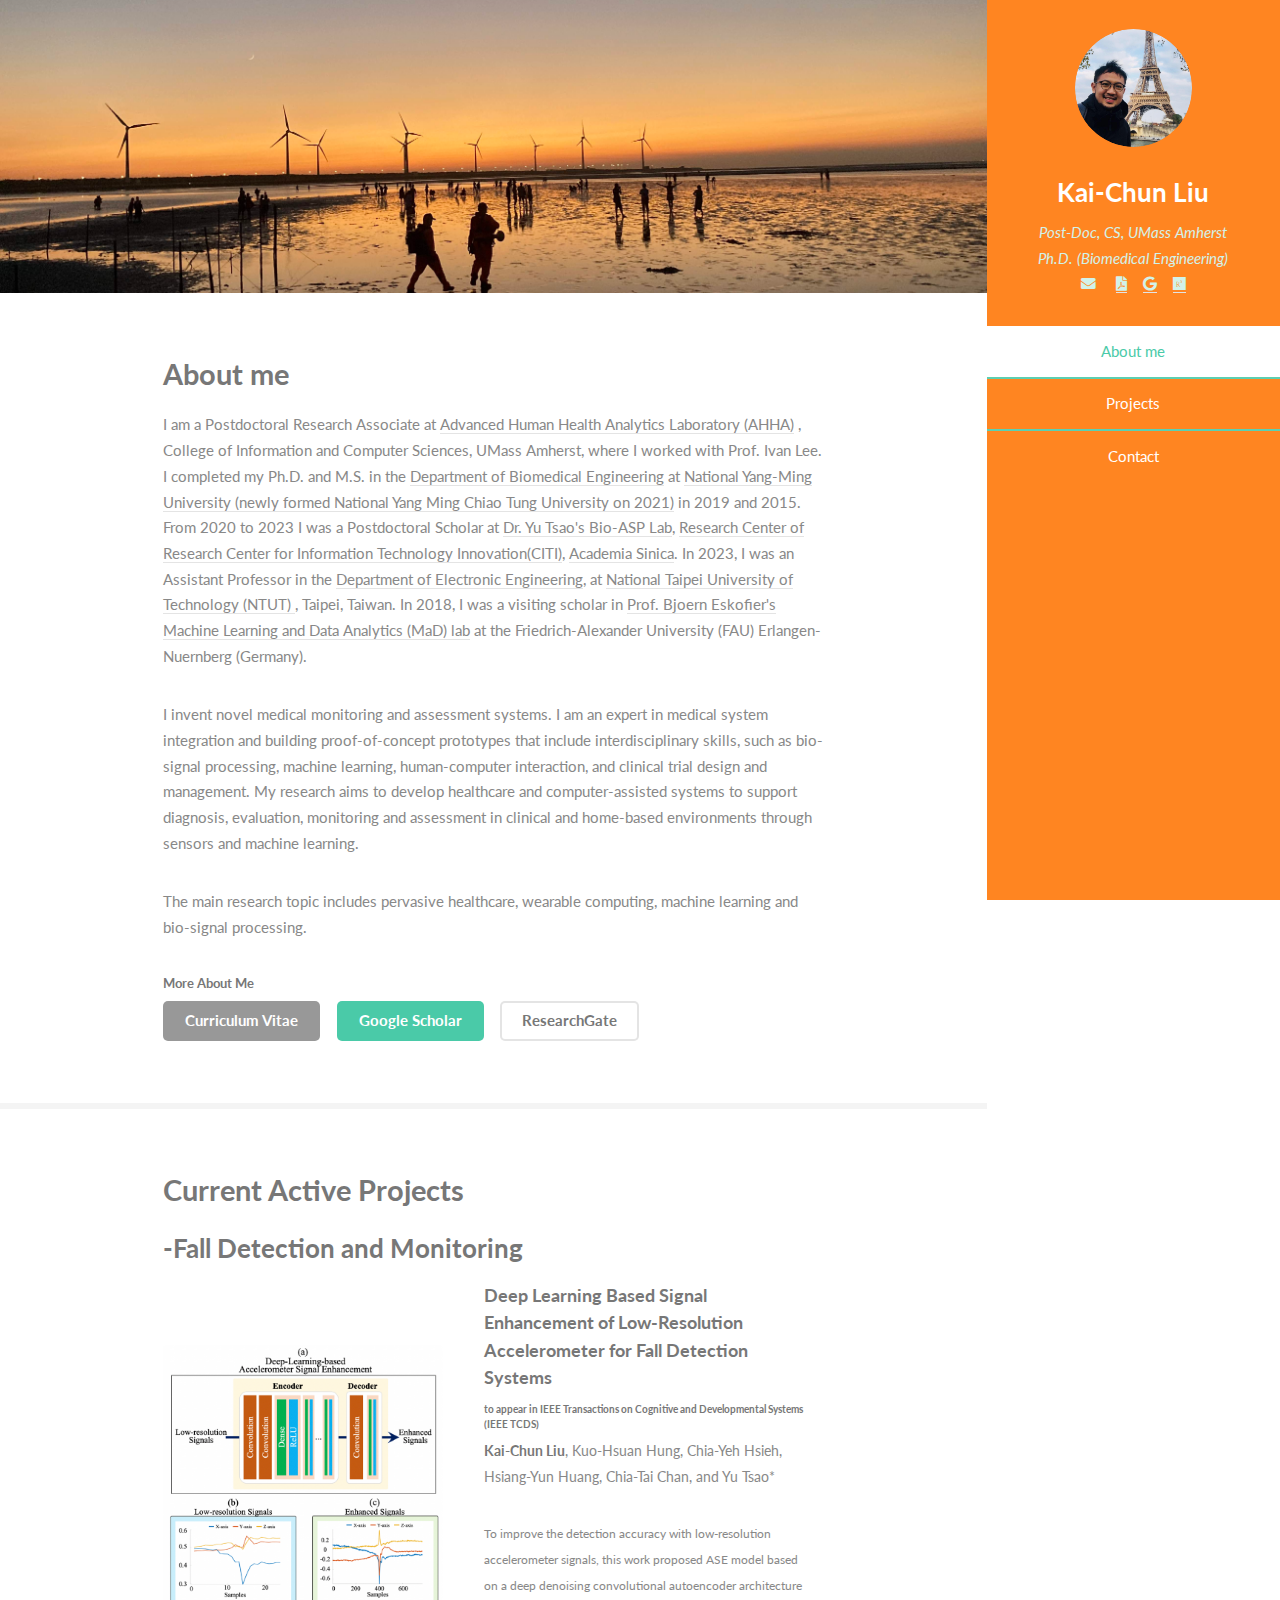
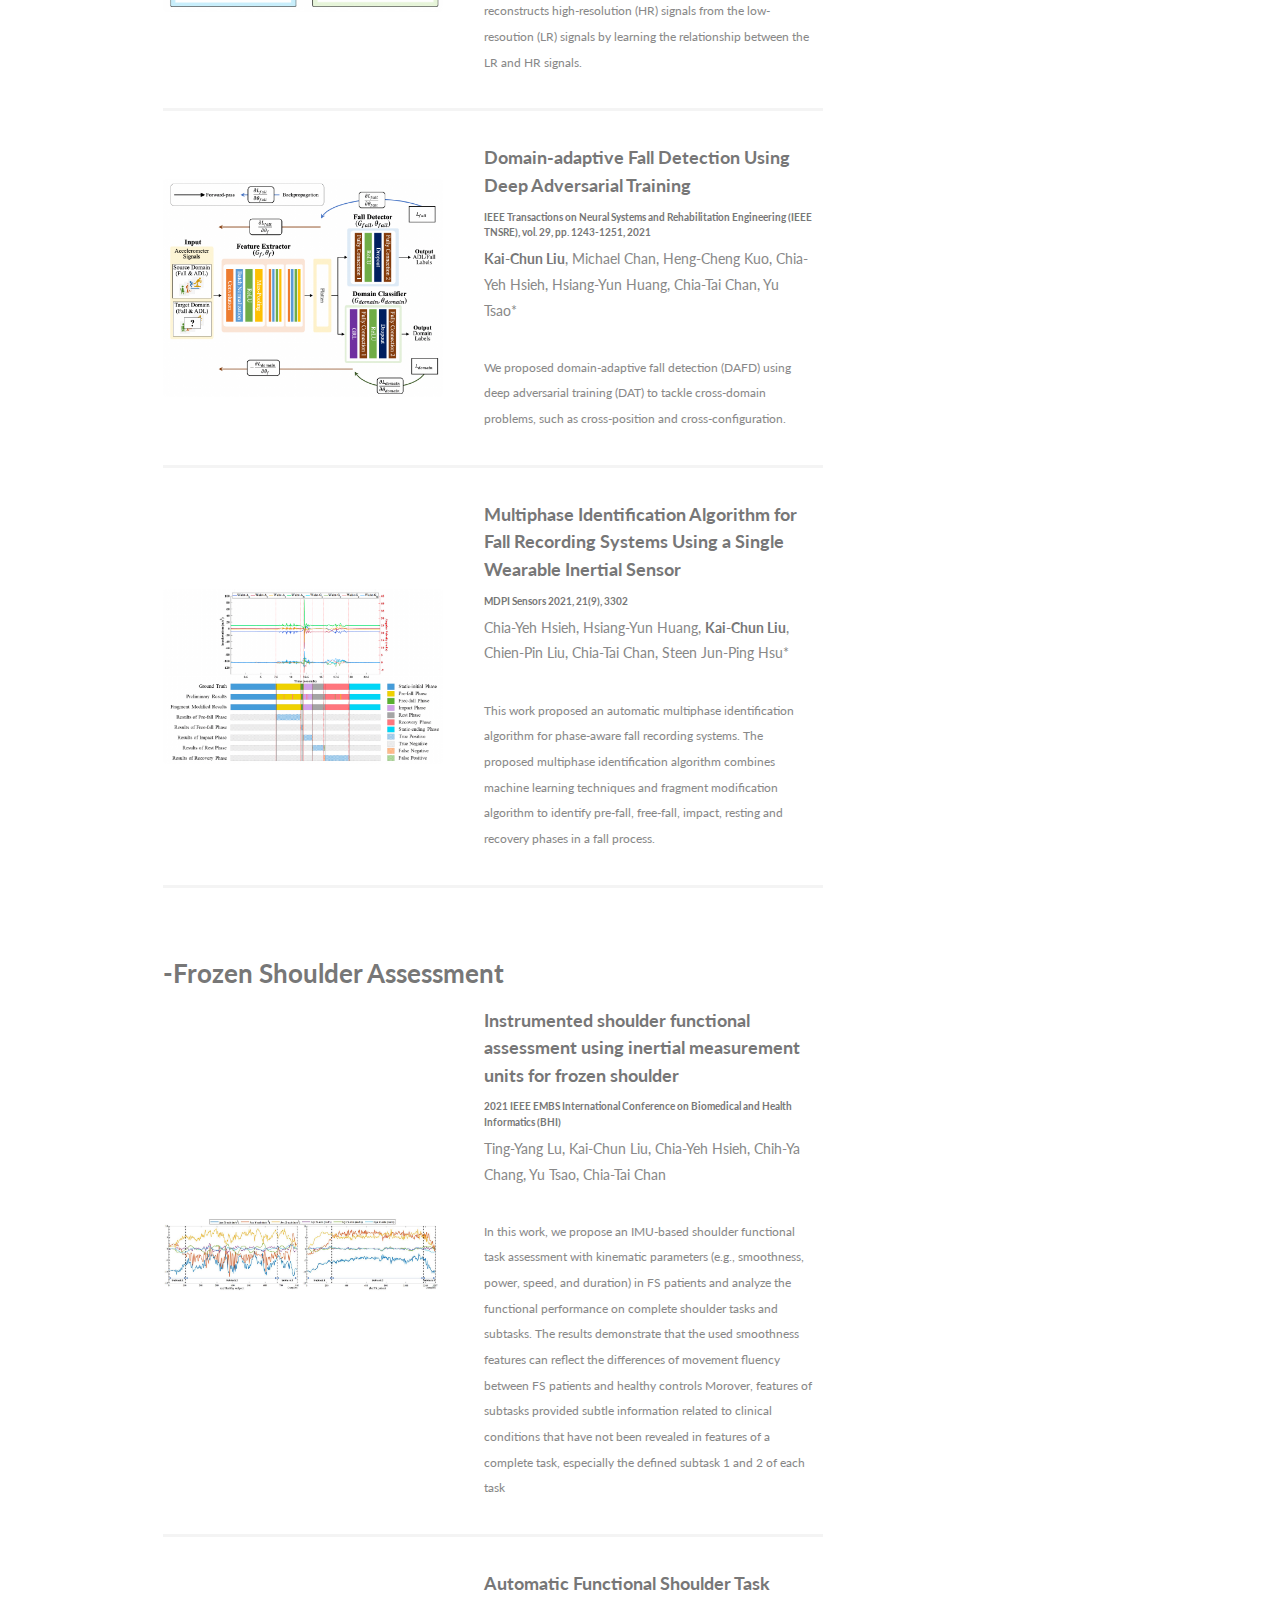
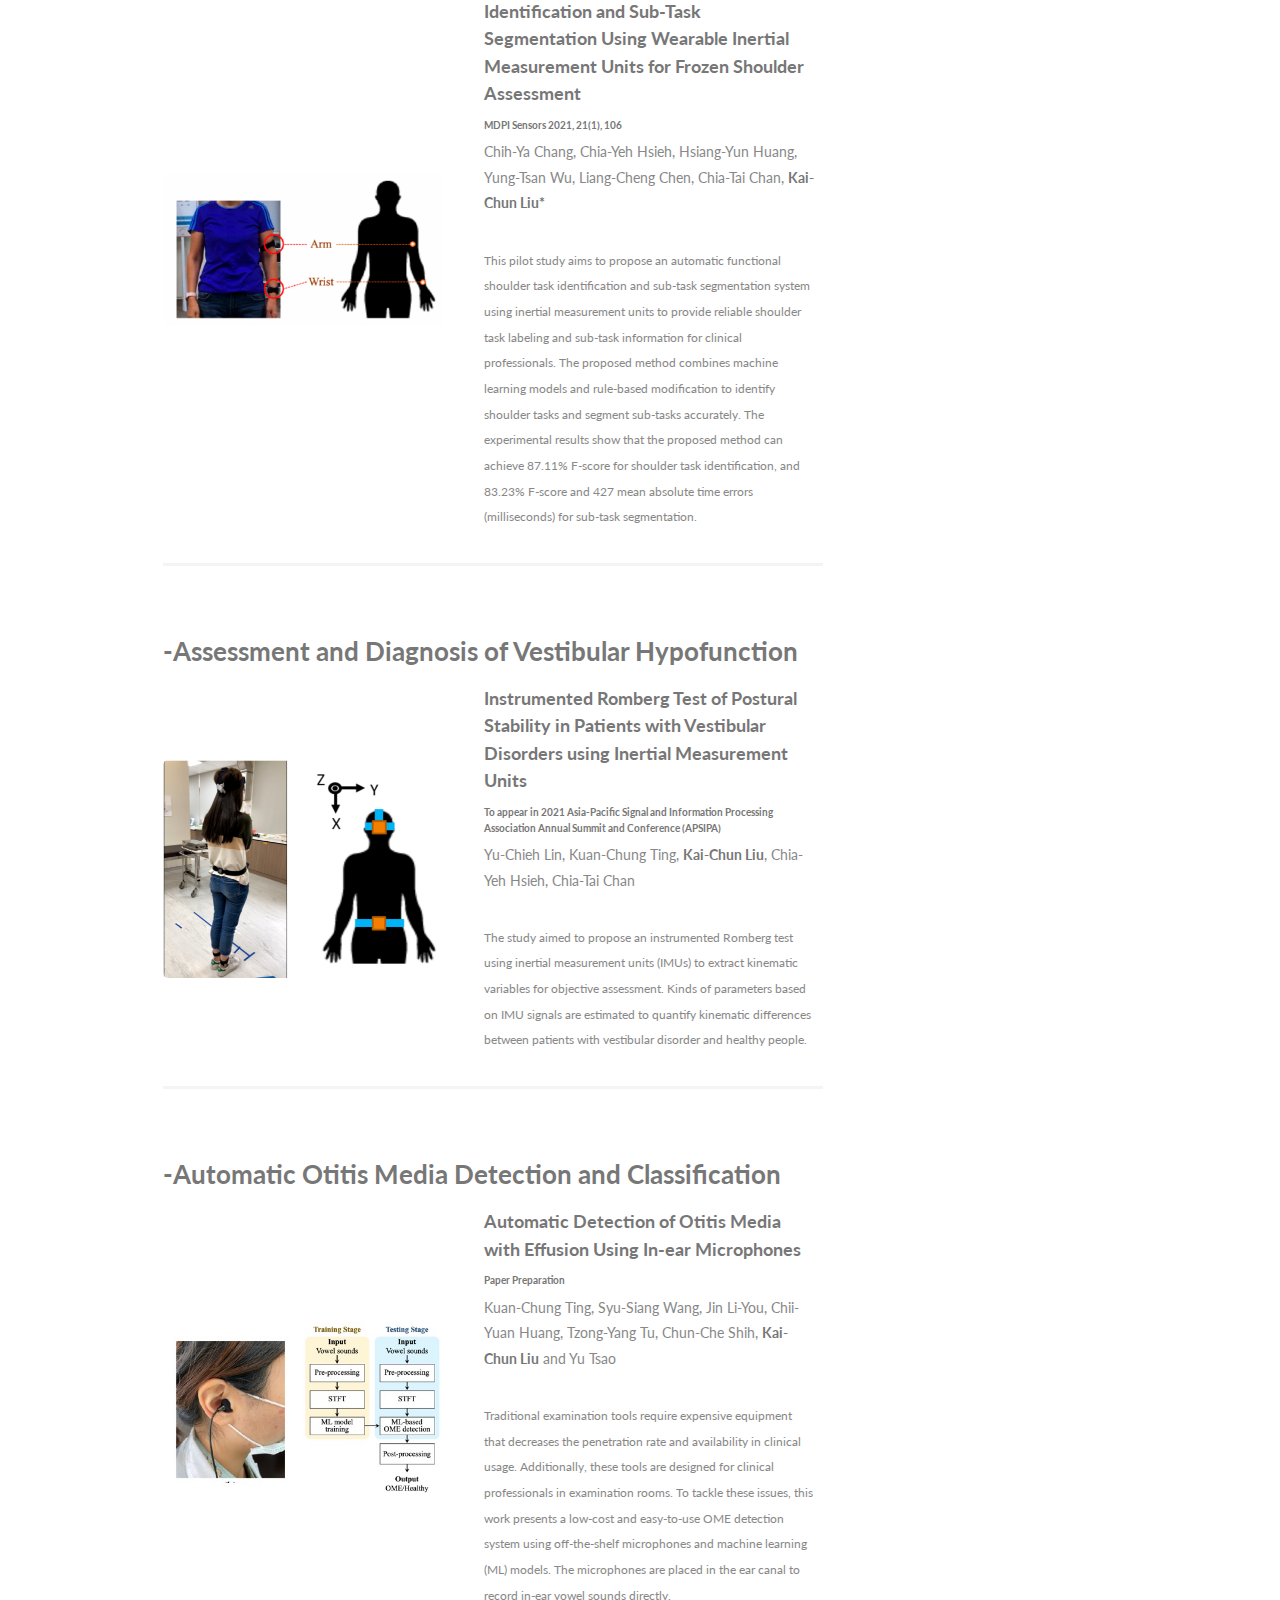
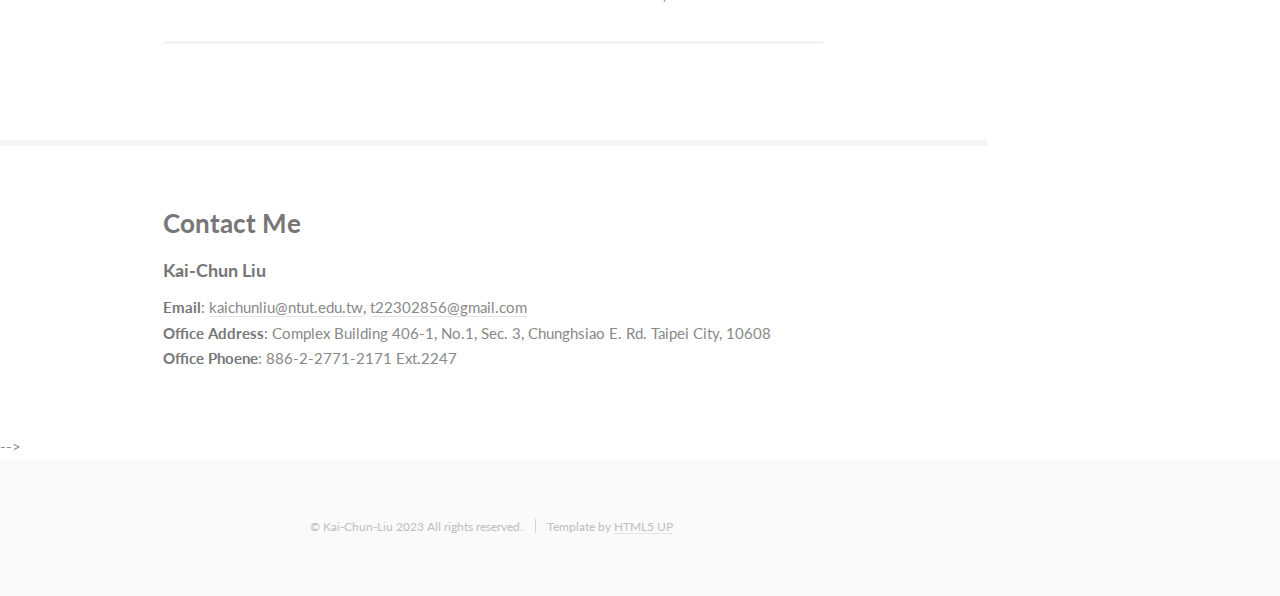
<file: index.html>
<!DOCTYPE HTML>
<!--
	Read Only by HTML5 UP
	html5up.net | @ajlkn
	Free for personal and commercial use under the CCA 3.0 license (html5up.net/license)
-->
<html>
	<head>
		<title>Dr. Kai-Chun Liu</title>
		<meta charset="utf-8" />
		<meta name="viewport" content="width=device-width, initial-scale=1, user-scalable=no" />
		<link rel="stylesheet" href="assets/css/main.css" />
	</head>
	<body class="is-preload">

		<!-- Header -->
			<section id="header">
				<header>
					<span class="image avatar"><img src="images/self.jpeg" alt="" /></span>
					<h1 id="logo"><a href="#">Kai-Chun Liu</a></h1>
					<p>Post-Doc, CS, UMass Amherst<br/>
						Ph.D. (Biomedical Engineering)<br/>
						<a href="mailto: kaichunliu@ntut.edu.tw" class="icon solid fa-envelope"><span class="label">Email</span></a> &nbsp &nbsp
						<a href="https://drive.google.com/file/d/160CUyKj43YpTTxW8-lBnq9IB_H4Nn6Nu/view?usp=share_link" class="fas fa-file-pdf"><span class="label"></span></a>&nbsp &nbsp
						<a href="https://scholar.google.com/citations?user=XZnpukkAAAAJ&hl=en" class="fab fa-google"><span class="label"></span></a>&nbsp &nbsp
						<a href="https://www.researchgate.net/profile/Kai-Chun-Liu" class="fab fa-researchgate"><span class="label"></span></a><br/>
						<!-- <strong><a href="https://drive.google.com/file/d/160CUyKj43YpTTxW8-lBnq9IB_H4Nn6Nu/view?usp=share_link">CV</a></strong>  <strong><a href="https://scholar.google.com/citations?user=XZnpukkAAAAJ&hl=en">Google Scholar</a></strong><br/>
						<a href="mailto: t22302856@citi.sinica.edu.tw">t22302856@citi.sinica.edu.tw</a> -->
					</p>
				</header>
				<nav id="nav">
					<ul>
						<li><a href="#one" class="active">About me</a></li>
						<!-- <li><a href="#two">CV</a></li> -->
						<li><a href="#three">Projects</a></li>
						<li><a href="#four">Contact</a></li>
					</ul>
				</nav>
				<footer>
					<ul class="icons">
						<!-- <li><a href="mailto: t22302856@citi.sinica.edu.tw" class="icon solid fa-envelope"><span class="label">Email</span></a></li>
						<li><a href="https://drive.google.com/file/d/160CUyKj43YpTTxW8-lBnq9IB_H4Nn6Nu/view" class="fas fa-file-pdf"><span class="label"></span></a></li>
						<li><a href="https://drive.google.com/file/d/160CUyKj43YpTTxW8-lBnq9IB_H4Nn6Nu/view" class="fas fa-file-pdf"><span class="label"></span></a></li> -->
					</ul>
				</footer>
			</section>

		<!-- Wrapper -->
			<div id="wrapper">

				<!-- Main -->
					<div id="main">

						<!-- One -->
							<section id="one">
								<div class="image main" data-position="center">
									<img src="images/cover1.jpeg" alt="" />
								</div>
								<div class="container">
									<header>
										<h2>About me</h2>
									</header>
									<p>I am a Postdoctoral Research Associate at
					<a href="https://groups.cs.umass.edu/ahha/"> Advanced Human Health Analytics Laboratory (AHHA)</a> 
					, College of Information and Computer Sciences, UMass Amherst, where I worked with Prof. Ivan Lee.
                                        I completed my Ph.D. and M.S. in the
                                        <a href="https://ymbme.nycu.edu.tw/index.php/en-gb/">Department of Biomedical Engineering</a> at
                                        <a href="https://www.nycu.edu.tw/en/">National Yang-Ming University (newly formed National Yang Ming Chiao Tung University on 2021)</a>
                                        in 2019 and 2015. From 2020 to 2023 I was a Postdoctoral Scholar at 
					<a href="https://bio-asplab.citi.sinica.edu.tw/">Dr. Yu Tsao's Bio-ASP Lab</a>,
                                        <a href="https://www.citi.sinica.edu.tw/en/">Research Center of Research Center for Information Technology Innovation(CITI)</a>,
                                        <a href="https://www.sinica.edu.tw/en">Academia Sinica</a>. In 2023, I was an Assistant Professor in the 
					<a href="https://ece.ntut.edu.tw/index.php?Lang=zh-tw"> Department of Electronic Engineering</a>, at
					<a href="https://www.ntut.edu.tw/"> National Taipei University of Technology (NTUT) </a>, Taipei, Taiwan.
					In 2018, I was a visiting scholar in
                                        <a href="https://www.mad.tf.fau.de/">Prof. Bjoern Eskofier's Machine Learning and Data Analytics (MaD) lab</a>
                                        at the Friedrich-Alexander University (FAU) Erlangen-Nuernberg (Germany).
					
					
                                    </p>
                                    <p>I invent novel medical monitoring and assessment systems. I am an expert in medical system integration and building proof-of-concept prototypes that include interdisciplinary skills, such as bio-signal processing, machine learning, human-computer interaction, and clinical trial design and management. My research aims to develop healthcare and computer-assisted systems to support diagnosis, evaluation, monitoring and assessment in clinical and home-based environments through sensors and machine learning. </p>
                                    <p>The main research topic includes pervasive healthcare, wearable computing, machine learning and bio-signal processing.</p>
									<h5>More About Me</h5>
										<ul class="actions">
											<li><a href="https://drive.google.com/file/d/160CUyKj43YpTTxW8-lBnq9IB_H4Nn6Nu/view?usp=share_link" class="button">Curriculum Vitae</a></li>
											<li><a href="https://scholar.google.com/citations?user=XZnpukkAAAAJ&hl=en" class="button primary">Google Scholar</a></li>
											<li><a href="https://www.researchgate.net/profile/Kai-Chun-Liu" class="button alt">ResearchGate</a></li>
											
										</ul>
								</div>
							</section>

						<!-- Two -->
							<!-- <section id="two">
								<div class="container">
									<h3>Things I Can Do</h3>
									<p>Integer eu ante ornare amet commetus vestibulum blandit integer in curae ac faucibus integer non. Adipiscing cubilia elementum integer lorem ipsum dolor sit amet.</p>
									<ul class="feature-icons">
										<li class="icon solid fa-code">Write all the code</li>
										<li class="icon solid fa-cubes">Stack small boxes</li>
										<li class="icon solid fa-book">Read books and stuff</li>
										<li class="icon solid fa-coffee">Drink much coffee</li>
										<li class="icon solid fa-bolt">Lightning bolt</li>
										<li class="icon solid fa-users">Shadow clone technique</li>
									</ul>
								</div>
							</section> -->

						<!-- Three -->
							<section id="three">
								<div class="container">
									<h2>Current Active Projects</h2>
									
									<h3>-Fall Detection and Monitoring</h3>
									<div class="features">
										<article>
											<a href="https://arxiv.org/pdf/2012.03426.pdf" class="image"><img src="images/project01.jpeg" alt="" /></a>
											<div class="inner">
												<h4><a href="https://ieeexplore.ieee.org/document/9552232">Deep Learning Based Signal Enhancement of Low-Resolution Accelerometer for Fall Detection Systems</a></h4>
												<h6>to appear in IEEE Transactions on Cognitive and Developmental Systems (IEEE TCDS)</h6>
												<p style="font-size:14px"><strong>Kai-Chun Liu</strong>, Kuo-Hsuan Hung, Chia-Yeh Hsieh, Hsiang-Yun Huang, Chia-Tai Chan, and Yu Tsao*</p>
												<p style="font-size:12px">	To improve the detection accuracy with low-resolution accelerometer signals, this work proposed ASE model based on a deep denoising convolutional autoencoder architecture
													reconstructs high-resolution (HR) signals from the low-resoution (LR) signals by
													learning the relationship between the LR and HR signals. </p>
											</div>
										</article>
										<article>
											<a href="https://arxiv.org/pdf/2012.10911.pdf" class="image"><img src="images/project02.jpeg" alt="" /></a>
											<div class="inner">
												<h4><a href="https://ieeexplore.ieee.org/document/9456857">Domain-adaptive Fall Detection Using Deep Adversarial Training</a></h4>
												<h6>IEEE Transactions on Neural Systems and Rehabilitation Engineering (IEEE TNSRE), vol. 29, pp. 1243-1251, 2021</h6>
												<p style="font-size:14px"><strong>Kai-Chun Liu</strong>, Michael Chan, Heng-Cheng Kuo, Chia-Yeh Hsieh, Hsiang-Yun Huang, Chia-Tai Chan, Yu Tsao*</p>
												<p style="font-size:12px">We proposed domain-adaptive fall detection (DAFD) using deep adversarial training (DAT) to tackle cross-domain problems, such as cross-position and cross-configuration.</p>
								
											</div>
										</article>
										<article>
											<a href="https://www.mdpi.com/1424-8220/21/9/3302" class="image"><img src="images/Hsieh2021.jpeg" alt="" /></a>
											<div class="inner">
												<h4><a href="https://www.mdpi.com/1424-8220/21/9/3302">Multiphase Identification Algorithm for Fall Recording Systems Using a Single Wearable Inertial Sensor</a></h4>
												<h6>MDPI Sensors 2021, 21(9), 3302</h6>
												<p style="font-size:14px">Chia-Yeh Hsieh, Hsiang-Yun Huang, <strong>Kai-Chun Liu</strong>, Chien-Pin Liu, Chia-Tai Chan, Steen Jun-Ping Hsu*</p>
												<p style="font-size:12px">This work proposed an automatic multiphase identification algorithm for phase-aware fall recording
													systems. The proposed multiphase identification algorithm combines machine learning techniques and fragment
													modification algorithm to identify pre-fall, free-fall, impact, resting and recovery phases in a fall
													process.</p>
											</div>
										</article>
										<article></article>
									</div>
									<h3>-Frozen Shoulder Assessment</h3>
									<div class="features">
										<article>
											<a href="https://arxiv.org/pdf/2111.13312.pdf" class="image"><img src="images/Lou2021.jpeg" alt="" /></a>
											<div class="inner">
												<h4><a href="https://ieeexplore.ieee.org/abstract/document/9508588">Instrumented shoulder functional assessment using inertial measurement units for frozen shoulder</a></h4>
												<h6>2021 IEEE EMBS International Conference on Biomedical and Health Informatics (BHI)</h6>
												<p style="font-size:14px">Ting-Yang Lu, <stroing>Kai-Chun Liu</stroing>, Chia-Yeh Hsieh, Chih-Ya Chang, Yu Tsao, Chia-Tai Chan</p>
												<p style="font-size:12px">In this work, we propose an
													IMU-based shoulder functional task assessment with kinematic parameters (e.g., smoothness, power, speed, and
													duration) in FS patients and analyze the functional performance on complete shoulder tasks and subtasks.   The results demonstrate that
													the used smoothness features can reflect the differences of
													movement fluency between FS patients and healthy controls Morover, features of subtasks
													provided subtle information related to clinical conditions that
													have not been revealed in features of a complete task,
													especially the defined subtask 1 and 2 of each task</p>
											</div>
										</article>
										<article>
											<a href="https://www.mdpi.com/1424-8220/21/1/106" class="image"><img src="images/Liu2020.jpeg" alt="" /></a>
											<div class="inner">
												<h4><a href="https://www.mdpi.com/1424-8220/21/1/106">Automatic Functional Shoulder Task Identification and Sub-Task Segmentation Using Wearable Inertial Measurement Units for Frozen Shoulder Assessment</a></h4>
												<h6>MDPI Sensors 2021, 21(1), 106</h6>
												<p style="font-size:14px">Chih-Ya Chang, Chia-Yeh Hsieh, Hsiang-Yun Huang, Yung-Tsan Wu, Liang-Cheng Chen, Chia-Tai Chan, <strong>Kai-Chun Liu*</strong></p>
												<p style="font-size:12px">This pilot study aims to propose an automatic functional shoulder
													task identification and sub-task segmentation system using inertial measurement units to provide
													reliable shoulder task labeling and sub-task information for clinical professionals. The proposed
													method combines machine learning models and rule-based modification to identify shoulder tasks
													and segment sub-tasks accurately. The experimental results show that the proposed method can achieve 87.11% F-score for
													shoulder task identification, and 83.23% F-score and 427 mean absolute time errors (milliseconds) for
													sub-task segmentation.</p>
											</div>
										</article>
										<article></article>
									</div>
									<h3>-Assessment and Diagnosis of Vestibular Hypofunction </h3>
									<div class="features">
										<article>
											<a href="#" class="image"><img src="images/Lin2021.png" alt="" /></a>
											<div class="inner">
												<h4>Instrumented Romberg Test of Postural Stability in Patients with Vestibular Disorders using Inertial Measurement Units</h4>
												<h6>To appear in 2021 Asia-Pacific Signal and Information Processing Association Annual Summit and Conference (APSIPA)</h6>
												<p style="font-size:14px">Yu-Chieh Lin, Kuan-Chung Ting, <strong>Kai-Chun Liu</strong>, Chia-Yeh Hsieh, Chia-Tai Chan</p>
												<p style="font-size:12px">The study aimed to propose an instrumented Romberg test using inertial measurement units (IMUs) to extract kinematic variables for objective assessment. 
													Kinds of parameters based on IMU signals are estimated to quantify kinematic differences between patients with vestibular disorder and healthy people.</p>
											</div>
										</article>
										<article></article>
									</div>
									<h3>-Automatic Otitis Media Detection and Classification</h3>
									<div class="features">
										<article>
											<a href="#" class="image"><img src="images/Liu2022.jpg" alt="" /></a>
											<div class="inner">
												<h4>Automatic Detection of Otitis Media with Effusion
													Using In-ear Microphones</h4>
												<h6>Paper Preparation</h6>
												<p style="font-size:14px">Kuan-Chung Ting, Syu-Siang Wang, Jin Li-You, Chii-Yuan Huang, Tzong-Yang Tu, Chun-Che Shih, <strong>Kai-Chun Liu</strong> and Yu Tsao</p>
												<p style="font-size:12px">Traditional examination tools require expensive equipment that
													decreases the penetration rate and availability in clinical usage.
													Additionally, these tools are designed for clinical professionals
													in examination rooms. To tackle these issues, this work
													presents a low-cost and easy-to-use OME detection system
													using off-the-shelf microphones and machine learning (ML)
													models. The microphones are placed in the ear canal to record
													in-ear vowel sounds directly.</p>
											</div>
										</article>
										<article></article>
									</div>
								</div>
							</section>

						<!-- Four -->
							<section id="four">
								<div class="container">
									<h3>Contact Me</h3>
									<h4>Kai-Chun Liu</h4>
									<p><strong>Email</strong>: <a href="mailto: kaichunliu@ntut.edu.tw">kaichunliu@ntut.edu.tw</a>, <a href="mailto: t22302856@citi.sinica.edu.tw">t22302856@gmail.com</a> <br/>
									<strong>Office Address</strong>: Complex Building 406-1, No.1, Sec. 3, Chunghsiao E. Rd. Taipei City, 10608 <br/>
									<strong>Office Phoene</strong>: 886-2-2771-2171 Ext.2247 <br/>
									</p>
									
								</div>
							</section>

						<!-- Five -->
<!-- 						
							<section id="five">
								<div class="container">
									<h3>Elements</h3>

									<section>
										<h4>Text</h4>
										<p>This is <b>bold</b> and this is <strong>strong</strong>. This is <i>italic</i> and this is <em>emphasized</em>.
										This is <sup>superscript</sup> text and this is <sub>subscript</sub> text.
										This is <u>underlined</u> and this is code: <code>for (;;) { ... }</code>. Finally, <a href="#">this is a link</a>.</p>
										<hr />
										<header>
											<h4>Heading with a Subtitle</h4>
											<p>Lorem ipsum dolor sit amet nullam id egestas urna aliquam</p>
										</header>
										<p>Nunc lacinia ante nunc ac lobortis. Interdum adipiscing gravida odio porttitor sem non mi integer non faucibus ornare mi ut ante amet placerat aliquet. Volutpat eu sed ante lacinia sapien lorem accumsan varius montes viverra nibh in adipiscing blandit tempus accumsan.</p>
										<header>
											<h5>Heading with a Subtitle</h5>
											<p>Lorem ipsum dolor sit amet nullam id egestas urna aliquam</p>
										</header>
										<p>Nunc lacinia ante nunc ac lobortis. Interdum adipiscing gravida odio porttitor sem non mi integer non faucibus ornare mi ut ante amet placerat aliquet. Volutpat eu sed ante lacinia sapien lorem accumsan varius montes viverra nibh in adipiscing blandit tempus accumsan.</p>
										<hr />
										<h2>Heading Level 2</h2>
										<h3>Heading Level 3</h3>
										<h4>Heading Level 4</h4>
										<h5>Heading Level 5</h5>
										<h6>Heading Level 6</h6>
										<hr />
										<h5>Blockquote</h5>
										<blockquote>Fringilla nisl. Donec accumsan interdum nisi, quis tincidunt felis sagittis eget tempus euismod. Vestibulum ante ipsum primis in faucibus vestibulum. Blandit adipiscing eu felis iaculis volutpat ac adipiscing accumsan faucibus. Vestibulum ante ipsum primis in faucibus lorem ipsum dolor sit amet nullam adipiscing eu felis.</blockquote>
										<h5>Preformatted</h5>
										<pre><code>i = 0; -->

<!-- while (!deck.isInOrder()) {
    print 'Iteration ' + i;
    deck.shuffle();
    i++;
}

print 'It took ' + i + ' iterations to sort the deck.';</code></pre>
									</section> -->

									<!-- <section>
										<h4>Lists</h4>
										<div class="row">
											<div class="col-6 col-12-xsmall">
												<h5>Unordered</h5>
												<ul>
													<li>Dolor pulvinar etiam magna etiam.</li>
													<li>Sagittis adipiscing lorem eleifend.</li>
													<li>Felis enim feugiat dolore viverra.</li>
												</ul>
												<h5>Alternate</h5>
												<ul class="alt">
													<li>Dolor pulvinar etiam magna etiam.</li>
													<li>Sagittis adipiscing lorem eleifend.</li>
													<li>Felis enim feugiat dolore viverra.</li>
												</ul>
											</div>
											<div class="col-6 col-12-xsmall">
												<h5>Ordered</h5>
												<ol>
													<li>Dolor pulvinar etiam magna etiam.</li>
													<li>Etiam vel felis at lorem sed viverra.</li>
													<li>Felis enim feugiat dolore viverra.</li>
													<li>Dolor pulvinar etiam magna etiam.</li>
													<li>Etiam vel felis at lorem sed viverra.</li>
													<li>Felis enim feugiat dolore viverra.</li>
												</ol>
												<h5>Icons</h5>
												<ul class="icons">
													<li><a href="#" class="icon brands fa-twitter"><span class="label">Twitter</span></a></li>
													<li><a href="#" class="icon brands fa-facebook-f"><span class="label">Facebook</span></a></li>
													<li><a href="#" class="icon brands fa-instagram"><span class="label">Instagram</span></a></li>
													<li><a href="#" class="icon brands fa-github"><span class="label">Github</span></a></li>
													<li><a href="#" class="icon brands fa-dribbble"><span class="label">Dribbble</span></a></li>
													<li><a href="#" class="icon brands fa-tumblr"><span class="label">Tumblr</span></a></li>
												</ul>
											</div>
										</div>
										<h5>Actions</h5>
										<ul class="actions">
											<li><a href="#" class="button primary">Default</a></li>
											<li><a href="#" class="button">Default</a></li>
											<li><a href="#" class="button alt">Default</a></li>
										</ul>
										<ul class="actions small">
											<li><a href="#" class="button primary small">Small</a></li>
											<li><a href="#" class="button small">Small</a></li>
											<li><a href="#" class="button alt small">Small</a></li>
										</ul>
										<div class="row">
											<div class="col-3 col-6-medium col-12-xsmall">
												<ul class="actions stacked">
													<li><a href="#" class="button primary">Default</a></li>
													<li><a href="#" class="button">Default</a></li>
													<li><a href="#" class="button alt">Default</a></li>
												</ul>
											</div>
											<div class="col-3 col-6 col-12-xsmall">
												<ul class="actions stacked">
													<li><a href="#" class="button primary small">Small</a></li>
													<li><a href="#" class="button small">Small</a></li>
													<li><a href="#" class="button alt small">Small</a></li>
												</ul>
											</div>
											<div class="col-3 col-6-medium col-12-xsmall">
												<ul class="actions stacked">
													<li><a href="#" class="button primary fit">Default</a></li>
													<li><a href="#" class="button fit">Default</a></li>
													<li><a href="#" class="button alt fit">Default</a></li>
												</ul>
											</div>
											<div class="col-3 col-6-medium col-12-xsmall">
												<ul class="actions stacked">
													<li><a href="#" class="button primary small fit">Small</a></li>
													<li><a href="#" class="button small fit">Small</a></li>
													<li><a href="#" class="button alt small fit">Small</a></li>
												</ul>
											</div>
										</div>
									</section>

									<section>
										<h4>Table</h4>
										<h5>Default</h5>
										<div class="table-wrapper">
											<table>
												<thead>
													<tr>
														<th>Name</th>
														<th>Description</th>
														<th>Price</th>
													</tr>
												</thead>
												<tbody>
													<tr>
														<td>Item One</td>
														<td>Ante turpis integer aliquet porttitor.</td>
														<td>29.99</td>
													</tr>
													<tr>
														<td>Item Two</td>
														<td>Vis ac commodo adipiscing arcu aliquet.</td>
														<td>19.99</td>
													</tr>
													<tr>
														<td>Item Three</td>
														<td> Morbi faucibus arcu accumsan lorem.</td>
														<td>29.99</td>
													</tr>
													<tr>
														<td>Item Four</td>
														<td>Vitae integer tempus condimentum.</td>
														<td>19.99</td>
													</tr>
													<tr>
														<td>Item Five</td>
														<td>Ante turpis integer aliquet porttitor.</td>
														<td>29.99</td>
													</tr>
												</tbody>
												<tfoot>
													<tr>
														<td colspan="2"></td>
														<td>100.00</td>
													</tr>
												</tfoot>
											</table>
										</div>

										<h5>Alternate</h5>
										<div class="table-wrapper">
											<table class="alt">
												<thead>
													<tr>
														<th>Name</th>
														<th>Description</th>
														<th>Price</th>
													</tr>
												</thead>
												<tbody>
													<tr>
														<td>Item One</td>
														<td>Ante turpis integer aliquet porttitor.</td>
														<td>29.99</td>
													</tr>
													<tr>
														<td>Item Two</td>
														<td>Vis ac commodo adipiscing arcu aliquet.</td>
														<td>19.99</td>
													</tr>
													<tr>
														<td>Item Three</td>
														<td> Morbi faucibus arcu accumsan lorem.</td>
														<td>29.99</td>
													</tr>
													<tr>
														<td>Item Four</td>
														<td>Vitae integer tempus condimentum.</td>
														<td>19.99</td>
													</tr>
													<tr>
														<td>Item Five</td>
														<td>Ante turpis integer aliquet porttitor.</td>
														<td>29.99</td>
													</tr>
												</tbody>
												<tfoot>
													<tr>
														<td colspan="2"></td>
														<td>100.00</td>
													</tr>
												</tfoot>
											</table>
										</div>
									</section>

									<section>
										<h4>Buttons</h4>
										<ul class="actions">
											<li><a href="#" class="button primary">Primary</a></li>
											<li><a href="#" class="button">Default</a></li>
											<li><a href="#" class="button alt">Alternate</a></li>
										</ul>
										<ul class="actions">
											<li><a href="#" class="button primary large">Large</a></li>
											<li><a href="#" class="button">Default</a></li>
											<li><a href="#" class="button alt small">Small</a></li>
										</ul>
										<ul class="actions fit">
											<li><a href="#" class="button primary fit">Fit</a></li>
											<li><a href="#" class="button fit">Fit</a></li>
											<li><a href="#" class="button alt fit">Fit</a></li>
										</ul>
										<ul class="actions fit small">
											<li><a href="#" class="button primary fit small">Fit + Small</a></li>
											<li><a href="#" class="button fit small">Fit + Small</a></li>
											<li><a href="#" class="button alt fit small">Fit + Small</a></li>
										</ul>
										<ul class="actions">
											<li><a href="#" class="button primary icon solid fa-download">Icon</a></li>
											<li><a href="#" class="button icon solid fa-download">Icon</a></li>
											<li><a href="#" class="button alt icon solid fa-check">Icon</a></li>
										</ul>
										<ul class="actions">
											<li><span class="button primary disabled">Primary</span></li>
											<li><span class="button disabled">Default</span></li>
											<li><span class="button alt disabled">Alternate</span></li>
										</ul>
									</section>

									<section>
										<h4>Form</h4>
										<form method="post" action="#">
											<div class="row gtr-uniform">
												<div class="col-6 col-12-xsmall">
													<input type="text" name="demo-name" id="demo-name" value="" placeholder="Name" />
												</div>
												<div class="col-6 col-12-xsmall">
													<input type="email" name="demo-email" id="demo-email" value="" placeholder="Email" />
												</div>
												<div class="col-12">
													<select name="demo-category" id="demo-category">
														<option value="">- Category -</option>
														<option value="1">Manufacturing</option>
														<option value="1">Shipping</option>
														<option value="1">Administration</option>
														<option value="1">Human Resources</option>
													</select>
												</div>
												<div class="col-4 col-12-medium">
													<input type="radio" id="demo-priority-low" name="demo-priority" checked>
													<label for="demo-priority-low">Low Priority</label>
												</div>
												<div class="col-4 col-12-medium">
													<input type="radio" id="demo-priority-normal" name="demo-priority">
													<label for="demo-priority-normal">Normal Priority</label>
												</div>
												<div class="col-4 col-12-medium">
													<input type="radio" id="demo-priority-high" name="demo-priority">
													<label for="demo-priority-high">High Priority</label>
												</div>
												<div class="col-6 col-12-medium">
													<input type="checkbox" id="demo-copy" name="demo-copy">
													<label for="demo-copy">Email me a copy of this message</label>
												</div>
												<div class="col-6 col-12-medium">
													<input type="checkbox" id="demo-human" name="demo-human" checked>
													<label for="demo-human">I am a human and not a robot</label>
												</div>
												<div class="col-12">
													<textarea name="demo-message" id="demo-message" placeholder="Enter your message" rows="6"></textarea>
												</div>
												<div class="col-12">
													<ul class="actions">
														<li><input type="submit" value="Send Message" /></li>
														<li><input type="reset" value="Reset" class="alt" /></li>
													</ul>
												</div>
											</div>
										</form>
									</section>

									<section>
										<h4>Image</h4>
										<h5>Fit</h5>
										<span class="image fit"><img src="images/banner.jpg" alt="" /></span>
										<div class="box alt">
											<div class="row gtr-50 gtr-uniform">
												<div class="col-4"><span class="image fit"><img src="images/pic01.jpg" alt="" /></span></div>
												<div class="col-4"><span class="image fit"><img src="images/pic02.jpg" alt="" /></span></div>
												<div class="col-4"><span class="image fit"><img src="images/pic03.jpg" alt="" /></span></div>
												<div class="col-4"><span class="image fit"><img src="images/pic02.jpg" alt="" /></span></div>
												<div class="col-4"><span class="image fit"><img src="images/pic03.jpg" alt="" /></span></div>
												<div class="col-4"><span class="image fit"><img src="images/pic01.jpg" alt="" /></span></div>
												<div class="col-4"><span class="image fit"><img src="images/pic03.jpg" alt="" /></span></div>
												<div class="col-4"><span class="image fit"><img src="images/pic01.jpg" alt="" /></span></div>
												<div class="col-4"><span class="image fit"><img src="images/pic02.jpg" alt="" /></span></div>
											</div>
										</div>
										<h5>Left &amp; Right</h5>
										<p><span class="image left"><img src="images/avatar.jpg" alt="" /></span>Fringilla nisl. Donec accumsan interdum nisi, quis tincidunt felis sagittis eget. tempus euismod. Vestibulum ante ipsum primis in faucibus vestibulum. Blandit adipiscing eu felis iaculis volutpat ac adipiscing accumsan eu faucibus. Integer ac pellentesque praesent tincidunt felis sagittis eget. tempus euismod. Vestibulum ante ipsum primis in faucibus vestibulum. Blandit adipiscing eu felis iaculis volutpat ac adipiscing accumsan eu faucibus. Integer ac pellentesque praesent. Donec accumsan interdum nisi, quis tincidunt felis sagittis eget. tempus euismod. Vestibulum ante ipsum primis in faucibus vestibulum. Blandit adipiscing eu felis iaculis volutpat ac adipiscing accumsan eu faucibus. Integer ac pellentesque praesent tincidunt felis sagittis eget. tempus euismod. Vestibulum ante ipsum primis in faucibus vestibulum. Blandit adipiscing eu felis iaculis volutpat ac adipiscing accumsan eu faucibus. Integer ac pellentesque praesent.</p>
										<p><span class="image right"><img src="images/avatar.jpg" alt="" /></span>Fringilla nisl. Donec accumsan interdum nisi, quis tincidunt felis sagittis eget. tempus euismod. Vestibulum ante ipsum primis in faucibus vestibulum. Blandit adipiscing eu felis iaculis volutpat ac adipiscing accumsan eu faucibus. Integer ac pellentesque praesent tincidunt felis sagittis eget. tempus euismod. Vestibulum ante ipsum primis in faucibus vestibulum. Blandit adipiscing eu felis iaculis volutpat ac adipiscing accumsan eu faucibus. Integer ac pellentesque praesent. Donec accumsan interdum nisi, quis tincidunt felis sagittis eget. tempus euismod. Vestibulum ante ipsum primis in faucibus vestibulum. Blandit adipiscing eu felis iaculis volutpat ac adipiscing accumsan eu faucibus. Integer ac pellentesque praesent tincidunt felis sagittis eget. tempus euismod. Vestibulum ante ipsum primis in faucibus vestibulum. Blandit adipiscing eu felis iaculis volutpat ac adipiscing accumsan eu faucibus. Integer ac pellentesque praesent.</p>
									</section> -->

								</div>
							</section>
						-->

					</div>

				<!-- Footer -->
					<section id="footer">
						<div class="container">
							<ul class="copyright">
								<li>&copy; Kai-Chun-Liu 2023 All rights reserved.</li><li>Template by <a href="http://html5up.net">HTML5 UP</a></li>
							</ul>
						</div>
					</section>

			</div>

		<!-- Scripts -->
			<script src="assets/js/jquery.min.js"></script>
			<script src="assets/js/jquery.scrollex.min.js"></script>
			<script src="assets/js/jquery.scrolly.min.js"></script>
			<script src="assets/js/browser.min.js"></script>
			<script src="assets/js/breakpoints.min.js"></script>
			<script src="assets/js/util.js"></script>
			<script src="assets/js/main.js"></script>

	</body>
</html>
</file>
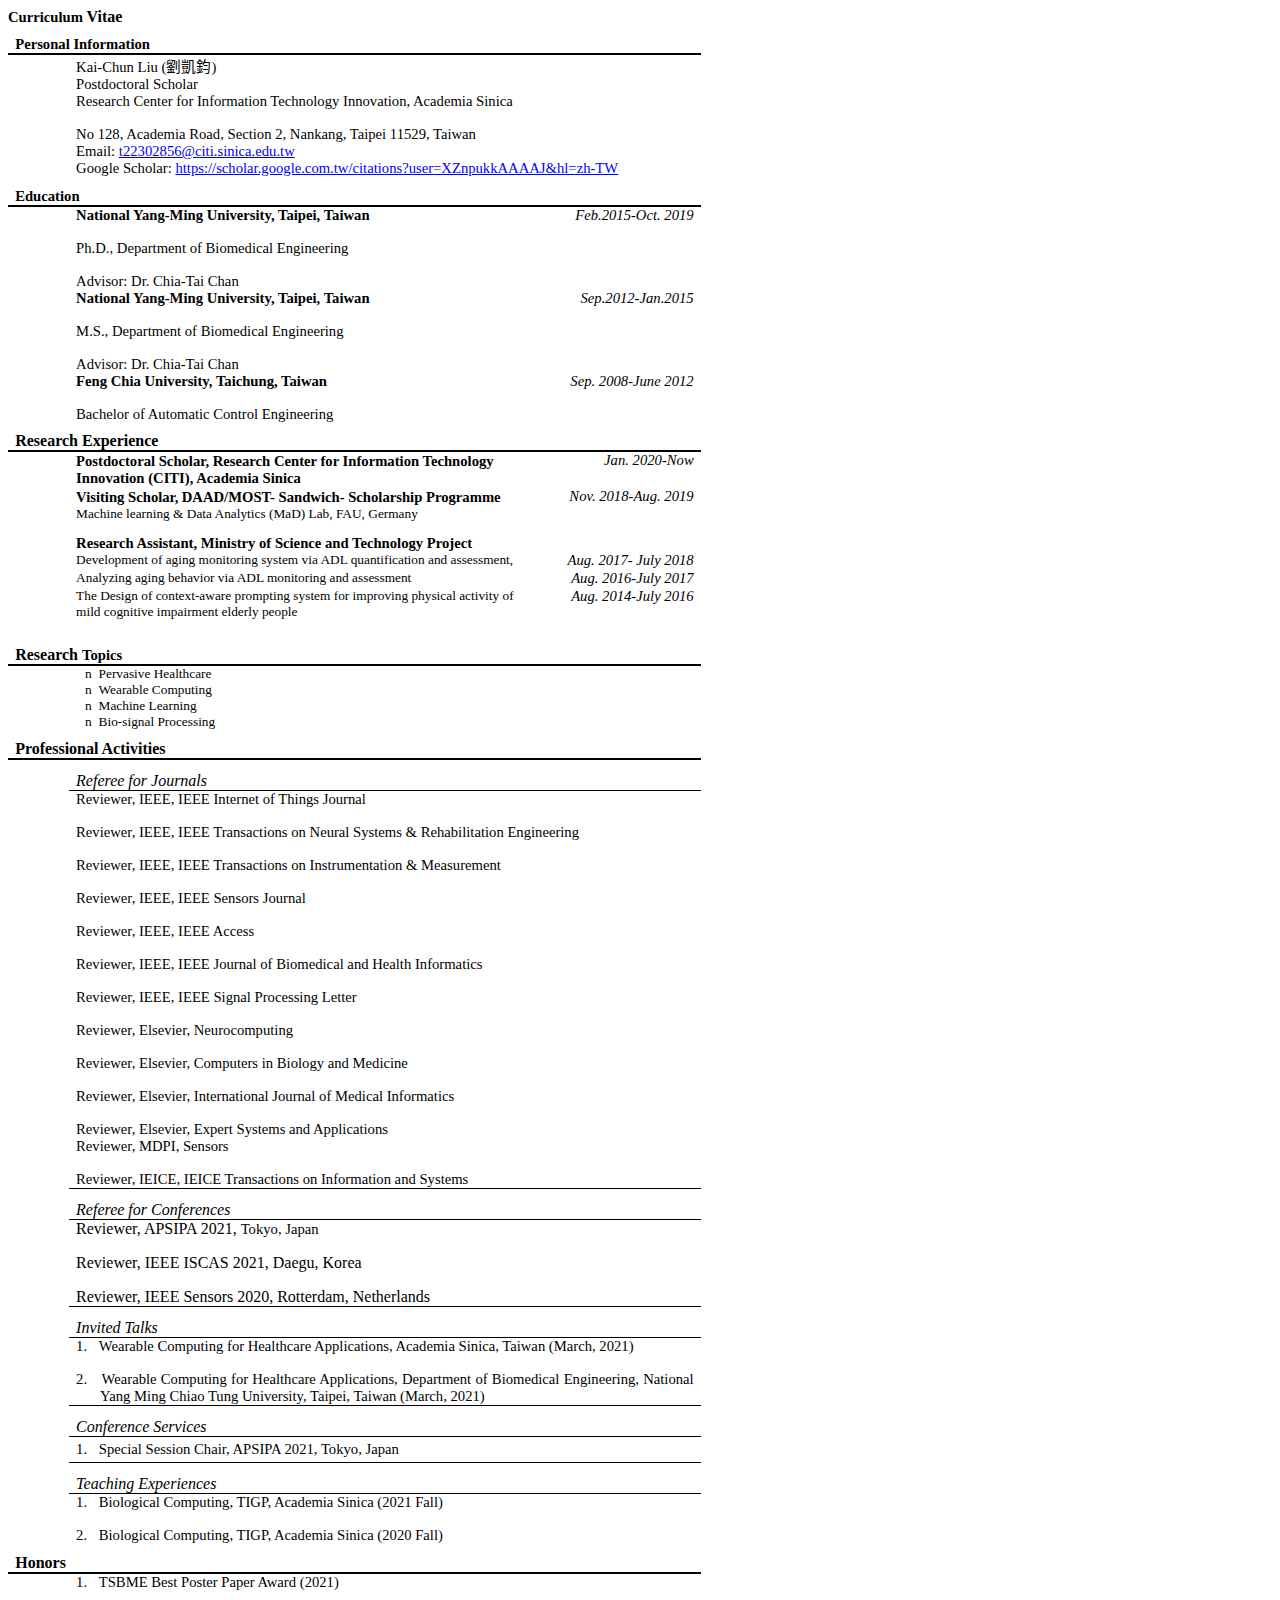
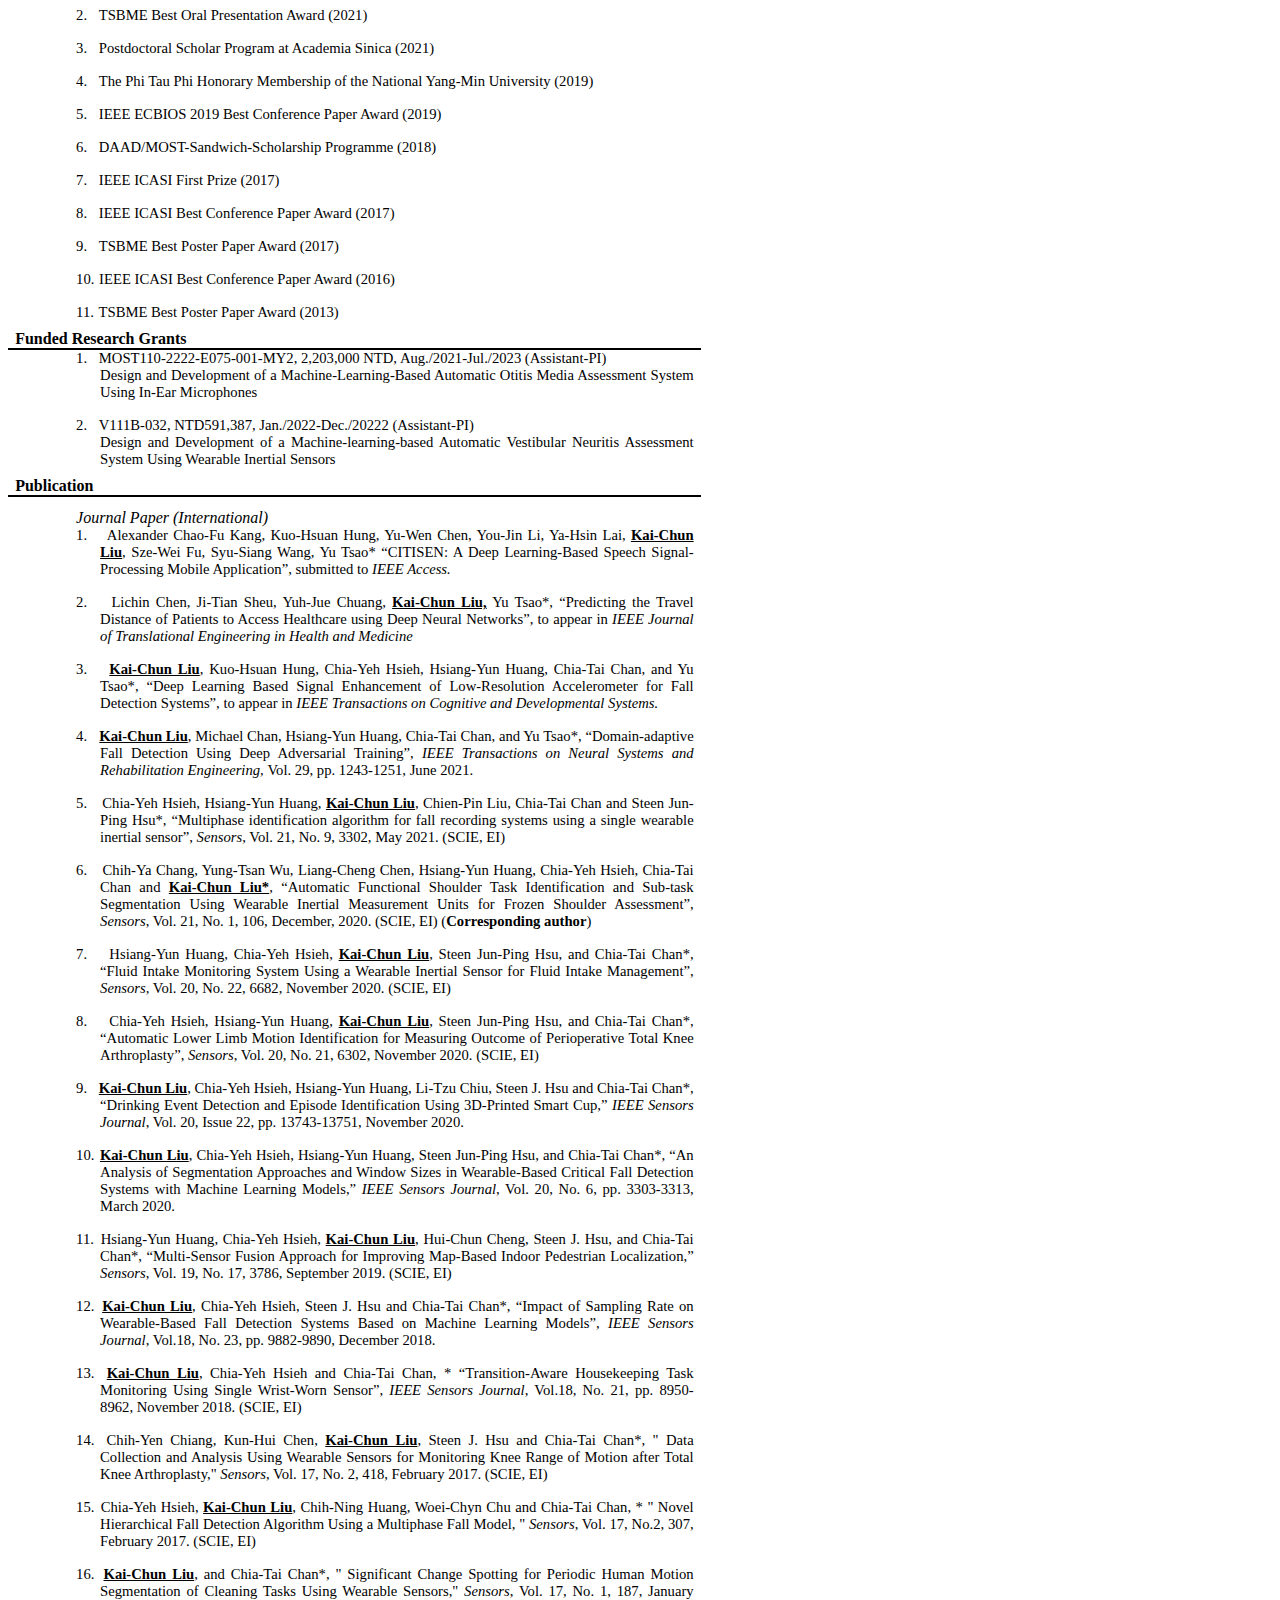
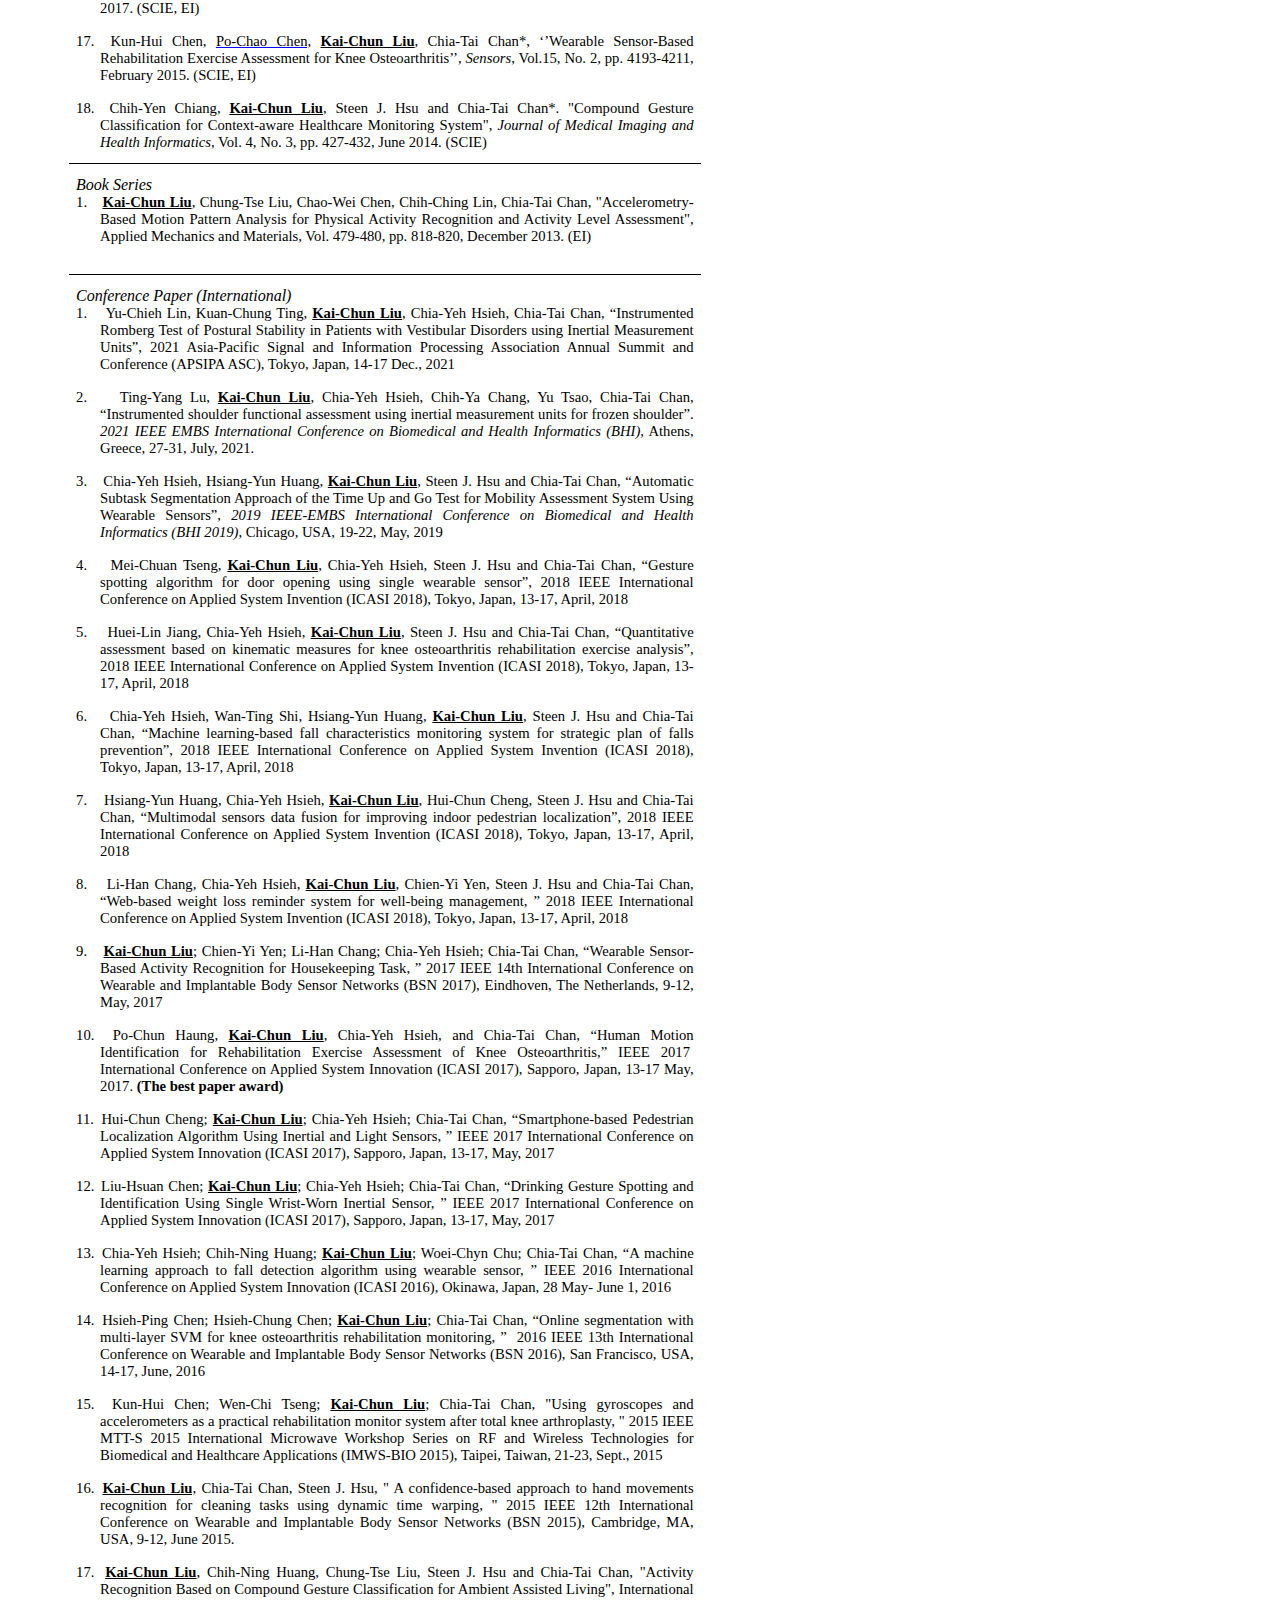
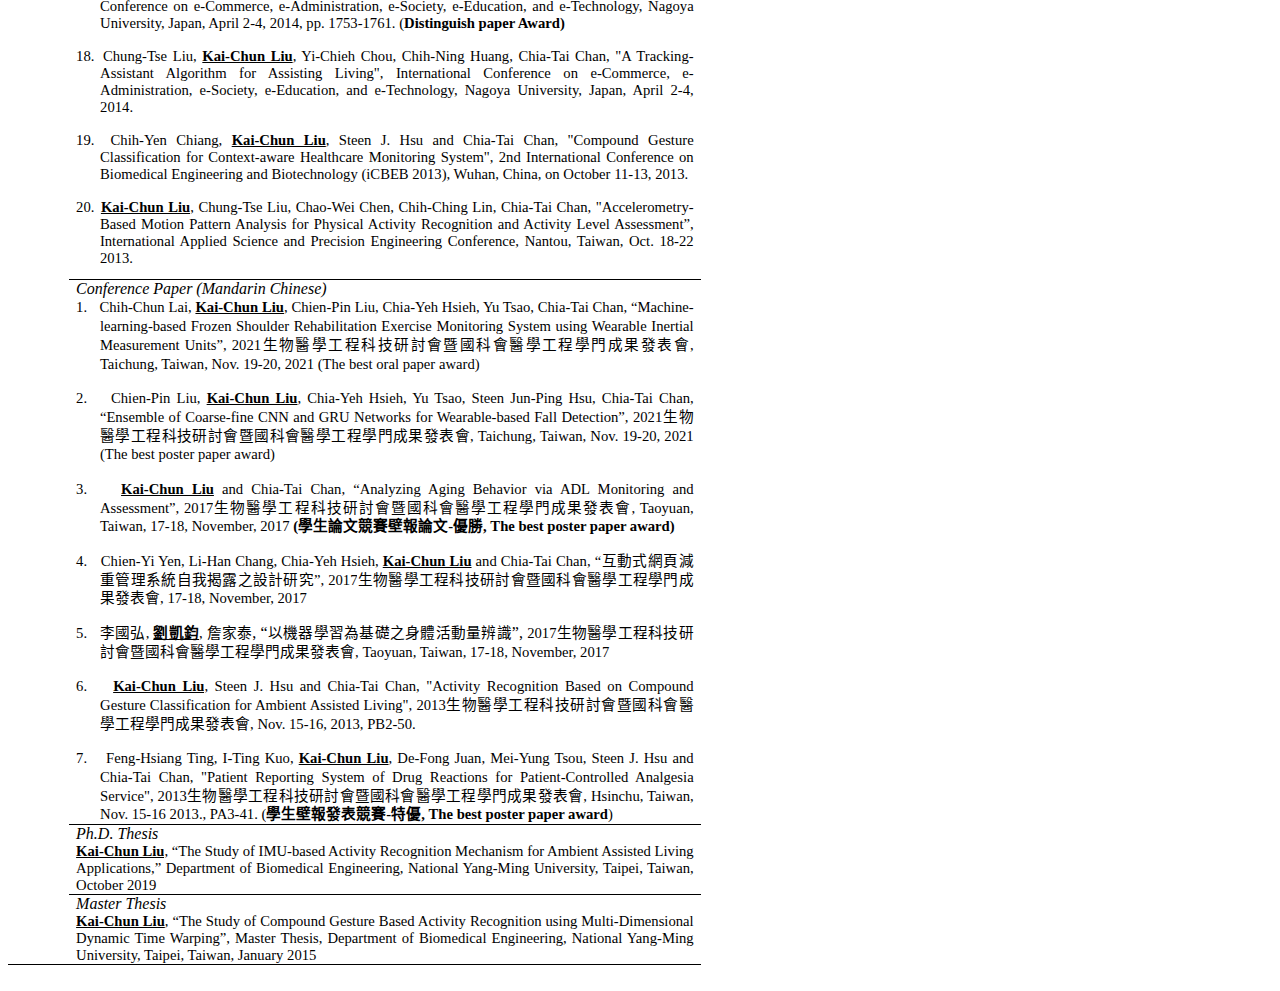
<file: CV_Kai-Chun Liu.html>
<html xmlns:v="urn:schemas-microsoft-com:vml"
xmlns:o="urn:schemas-microsoft-com:office:office"
xmlns:w="urn:schemas-microsoft-com:office:word"
xmlns:m="http://schemas.microsoft.com/office/2004/12/omml"
xmlns="http://www.w3.org/TR/REC-html40">

<head>
<meta http-equiv=Content-Type content="text/html; charset=utf-8">
<meta name=ProgId content=Word.Document>
<meta name=Generator content="Microsoft Word 15">
<meta name=Originator content="Microsoft Word 15">
<link rel=File-List href="CV_Kai-Chun%20Liu.fld/filelist.xml">
<!--[if gte mso 9]><xml>
 <o:DocumentProperties>
  <o:Author>Liu</o:Author>
  <o:LastAuthor>Microsoft Office User</o:LastAuthor>
  <o:Revision>2</o:Revision>
  <o:TotalTime>4</o:TotalTime>
  <o:LastPrinted>2021-11-29T07:11:00Z</o:LastPrinted>
  <o:Created>2021-12-01T05:18:00Z</o:Created>
  <o:LastSaved>2021-12-01T05:18:00Z</o:LastSaved>
  <o:Pages>6</o:Pages>
  <o:Words>2514</o:Words>
  <o:Characters>14336</o:Characters>
  <o:Lines>119</o:Lines>
  <o:Paragraphs>33</o:Paragraphs>
  <o:CharactersWithSpaces>16817</o:CharactersWithSpaces>
  <o:Version>16.00</o:Version>
 </o:DocumentProperties>
 <o:OfficeDocumentSettings>
  <o:RelyOnVML/>
  <o:AllowPNG/>
 </o:OfficeDocumentSettings>
</xml><![endif]-->
<link rel=dataStoreItem href="CV_Kai-Chun%20Liu.fld/item0001.xml"
target="CV_Kai-Chun%20Liu.fld/props002.xml">
<link rel=themeData href="CV_Kai-Chun%20Liu.fld/themedata.thmx">
<link rel=colorSchemeMapping href="CV_Kai-Chun%20Liu.fld/colorschememapping.xml">
<!--[if gte mso 9]><xml>
 <w:WordDocument>
  <w:SpellingState>Clean</w:SpellingState>
  <w:GrammarState>Clean</w:GrammarState>
  <w:TrackMoves>false</w:TrackMoves>
  <w:TrackFormatting/>
  <w:PunctuationKerning/>
  <w:DrawingGridHorizontalSpacing>6 pt</w:DrawingGridHorizontalSpacing>
  <w:DisplayHorizontalDrawingGridEvery>0</w:DisplayHorizontalDrawingGridEvery>
  <w:DisplayVerticalDrawingGridEvery>2</w:DisplayVerticalDrawingGridEvery>
  <w:ValidateAgainstSchemas/>
  <w:SaveIfXMLInvalid>false</w:SaveIfXMLInvalid>
  <w:IgnoreMixedContent>false</w:IgnoreMixedContent>
  <w:AlwaysShowPlaceholderText>false</w:AlwaysShowPlaceholderText>
  <w:DoNotPromoteQF/>
  <w:LidThemeOther>EN-US</w:LidThemeOther>
  <w:LidThemeAsian>ZH-TW</w:LidThemeAsian>
  <w:LidThemeComplexScript>X-NONE</w:LidThemeComplexScript>
  <w:Compatibility>
   <w:SpaceForUL/>
   <w:BalanceSingleByteDoubleByteWidth/>
   <w:DoNotLeaveBackslashAlone/>
   <w:ULTrailSpace/>
   <w:DoNotExpandShiftReturn/>
   <w:AdjustLineHeightInTable/>
   <w:BreakWrappedTables/>
   <w:SnapToGridInCell/>
   <w:WrapTextWithPunct/>
   <w:UseAsianBreakRules/>
   <w:DontGrowAutofit/>
   <w:SplitPgBreakAndParaMark/>
   <w:EnableOpenTypeKerning/>
   <w:DontFlipMirrorIndents/>
   <w:OverrideTableStyleHps/>
   <w:UseFELayout/>
  </w:Compatibility>
  <m:mathPr>
   <m:mathFont m:val="Cambria Math"/>
   <m:brkBin m:val="before"/>
   <m:brkBinSub m:val="&#45;-"/>
   <m:smallFrac m:val="off"/>
   <m:dispDef/>
   <m:lMargin m:val="0"/>
   <m:rMargin m:val="0"/>
   <m:defJc m:val="centerGroup"/>
   <m:wrapIndent m:val="1440"/>
   <m:intLim m:val="subSup"/>
   <m:naryLim m:val="undOvr"/>
  </m:mathPr></w:WordDocument>
</xml><![endif]--><!--[if gte mso 9]><xml>
 <w:LatentStyles DefLockedState="false" DefUnhideWhenUsed="false"
  DefSemiHidden="false" DefQFormat="false" DefPriority="99"
  LatentStyleCount="375">
  <w:LsdException Locked="false" Priority="0" QFormat="true" Name="Normal"/>
  <w:LsdException Locked="false" Priority="9" QFormat="true" Name="heading 1"/>
  <w:LsdException Locked="false" Priority="9" SemiHidden="true"
   UnhideWhenUsed="true" QFormat="true" Name="heading 2"/>
  <w:LsdException Locked="false" Priority="9" SemiHidden="true"
   UnhideWhenUsed="true" QFormat="true" Name="heading 3"/>
  <w:LsdException Locked="false" Priority="9" SemiHidden="true"
   UnhideWhenUsed="true" QFormat="true" Name="heading 4"/>
  <w:LsdException Locked="false" Priority="9" SemiHidden="true"
   UnhideWhenUsed="true" QFormat="true" Name="heading 5"/>
  <w:LsdException Locked="false" Priority="9" SemiHidden="true"
   UnhideWhenUsed="true" QFormat="true" Name="heading 6"/>
  <w:LsdException Locked="false" Priority="9" SemiHidden="true"
   UnhideWhenUsed="true" QFormat="true" Name="heading 7"/>
  <w:LsdException Locked="false" Priority="9" SemiHidden="true"
   UnhideWhenUsed="true" QFormat="true" Name="heading 8"/>
  <w:LsdException Locked="false" Priority="9" SemiHidden="true"
   UnhideWhenUsed="true" QFormat="true" Name="heading 9"/>
  <w:LsdException Locked="false" SemiHidden="true" UnhideWhenUsed="true"
   Name="index 1"/>
  <w:LsdException Locked="false" SemiHidden="true" UnhideWhenUsed="true"
   Name="index 2"/>
  <w:LsdException Locked="false" SemiHidden="true" UnhideWhenUsed="true"
   Name="index 3"/>
  <w:LsdException Locked="false" SemiHidden="true" UnhideWhenUsed="true"
   Name="index 4"/>
  <w:LsdException Locked="false" SemiHidden="true" UnhideWhenUsed="true"
   Name="index 5"/>
  <w:LsdException Locked="false" SemiHidden="true" UnhideWhenUsed="true"
   Name="index 6"/>
  <w:LsdException Locked="false" SemiHidden="true" UnhideWhenUsed="true"
   Name="index 7"/>
  <w:LsdException Locked="false" SemiHidden="true" UnhideWhenUsed="true"
   Name="index 8"/>
  <w:LsdException Locked="false" SemiHidden="true" UnhideWhenUsed="true"
   Name="index 9"/>
  <w:LsdException Locked="false" Priority="39" SemiHidden="true"
   UnhideWhenUsed="true" Name="toc 1"/>
  <w:LsdException Locked="false" Priority="39" SemiHidden="true"
   UnhideWhenUsed="true" Name="toc 2"/>
  <w:LsdException Locked="false" Priority="39" SemiHidden="true"
   UnhideWhenUsed="true" Name="toc 3"/>
  <w:LsdException Locked="false" Priority="39" SemiHidden="true"
   UnhideWhenUsed="true" Name="toc 4"/>
  <w:LsdException Locked="false" Priority="39" SemiHidden="true"
   UnhideWhenUsed="true" Name="toc 5"/>
  <w:LsdException Locked="false" Priority="39" SemiHidden="true"
   UnhideWhenUsed="true" Name="toc 6"/>
  <w:LsdException Locked="false" Priority="39" SemiHidden="true"
   UnhideWhenUsed="true" Name="toc 7"/>
  <w:LsdException Locked="false" Priority="39" SemiHidden="true"
   UnhideWhenUsed="true" Name="toc 8"/>
  <w:LsdException Locked="false" Priority="39" SemiHidden="true"
   UnhideWhenUsed="true" Name="toc 9"/>
  <w:LsdException Locked="false" SemiHidden="true" UnhideWhenUsed="true"
   Name="Normal Indent"/>
  <w:LsdException Locked="false" SemiHidden="true" UnhideWhenUsed="true"
   Name="footnote text"/>
  <w:LsdException Locked="false" SemiHidden="true" UnhideWhenUsed="true"
   Name="annotation text"/>
  <w:LsdException Locked="false" SemiHidden="true" UnhideWhenUsed="true"
   Name="header"/>
  <w:LsdException Locked="false" SemiHidden="true" UnhideWhenUsed="true"
   Name="footer"/>
  <w:LsdException Locked="false" SemiHidden="true" UnhideWhenUsed="true"
   Name="index heading"/>
  <w:LsdException Locked="false" Priority="35" SemiHidden="true"
   UnhideWhenUsed="true" QFormat="true" Name="caption"/>
  <w:LsdException Locked="false" SemiHidden="true" UnhideWhenUsed="true"
   Name="table of figures"/>
  <w:LsdException Locked="false" SemiHidden="true" UnhideWhenUsed="true"
   Name="envelope address"/>
  <w:LsdException Locked="false" SemiHidden="true" UnhideWhenUsed="true"
   Name="envelope return"/>
  <w:LsdException Locked="false" SemiHidden="true" UnhideWhenUsed="true"
   Name="footnote reference"/>
  <w:LsdException Locked="false" SemiHidden="true" UnhideWhenUsed="true"
   Name="annotation reference"/>
  <w:LsdException Locked="false" SemiHidden="true" UnhideWhenUsed="true"
   Name="line number"/>
  <w:LsdException Locked="false" SemiHidden="true" UnhideWhenUsed="true"
   Name="page number"/>
  <w:LsdException Locked="false" SemiHidden="true" UnhideWhenUsed="true"
   Name="endnote reference"/>
  <w:LsdException Locked="false" SemiHidden="true" UnhideWhenUsed="true"
   Name="endnote text"/>
  <w:LsdException Locked="false" SemiHidden="true" UnhideWhenUsed="true"
   Name="table of authorities"/>
  <w:LsdException Locked="false" SemiHidden="true" UnhideWhenUsed="true"
   Name="macro"/>
  <w:LsdException Locked="false" SemiHidden="true" UnhideWhenUsed="true"
   Name="toa heading"/>
  <w:LsdException Locked="false" SemiHidden="true" UnhideWhenUsed="true"
   Name="List"/>
  <w:LsdException Locked="false" SemiHidden="true" UnhideWhenUsed="true"
   Name="List Bullet"/>
  <w:LsdException Locked="false" SemiHidden="true" UnhideWhenUsed="true"
   Name="List Number"/>
  <w:LsdException Locked="false" SemiHidden="true" UnhideWhenUsed="true"
   Name="List 2"/>
  <w:LsdException Locked="false" SemiHidden="true" UnhideWhenUsed="true"
   Name="List 3"/>
  <w:LsdException Locked="false" SemiHidden="true" UnhideWhenUsed="true"
   Name="List 4"/>
  <w:LsdException Locked="false" SemiHidden="true" UnhideWhenUsed="true"
   Name="List 5"/>
  <w:LsdException Locked="false" SemiHidden="true" UnhideWhenUsed="true"
   Name="List Bullet 2"/>
  <w:LsdException Locked="false" SemiHidden="true" UnhideWhenUsed="true"
   Name="List Bullet 3"/>
  <w:LsdException Locked="false" SemiHidden="true" UnhideWhenUsed="true"
   Name="List Bullet 4"/>
  <w:LsdException Locked="false" SemiHidden="true" UnhideWhenUsed="true"
   Name="List Bullet 5"/>
  <w:LsdException Locked="false" SemiHidden="true" UnhideWhenUsed="true"
   Name="List Number 2"/>
  <w:LsdException Locked="false" SemiHidden="true" UnhideWhenUsed="true"
   Name="List Number 3"/>
  <w:LsdException Locked="false" SemiHidden="true" UnhideWhenUsed="true"
   Name="List Number 4"/>
  <w:LsdException Locked="false" SemiHidden="true" UnhideWhenUsed="true"
   Name="List Number 5"/>
  <w:LsdException Locked="false" Priority="10" QFormat="true" Name="Title"/>
  <w:LsdException Locked="false" SemiHidden="true" UnhideWhenUsed="true"
   Name="Closing"/>
  <w:LsdException Locked="false" SemiHidden="true" UnhideWhenUsed="true"
   Name="Signature"/>
  <w:LsdException Locked="false" Priority="1" SemiHidden="true"
   UnhideWhenUsed="true" Name="Default Paragraph Font"/>
  <w:LsdException Locked="false" SemiHidden="true" UnhideWhenUsed="true"
   Name="Body Text"/>
  <w:LsdException Locked="false" SemiHidden="true" UnhideWhenUsed="true"
   Name="Body Text Indent"/>
  <w:LsdException Locked="false" SemiHidden="true" UnhideWhenUsed="true"
   Name="List Continue"/>
  <w:LsdException Locked="false" SemiHidden="true" UnhideWhenUsed="true"
   Name="List Continue 2"/>
  <w:LsdException Locked="false" SemiHidden="true" UnhideWhenUsed="true"
   Name="List Continue 3"/>
  <w:LsdException Locked="false" SemiHidden="true" UnhideWhenUsed="true"
   Name="List Continue 4"/>
  <w:LsdException Locked="false" SemiHidden="true" UnhideWhenUsed="true"
   Name="List Continue 5"/>
  <w:LsdException Locked="false" SemiHidden="true" UnhideWhenUsed="true"
   Name="Message Header"/>
  <w:LsdException Locked="false" Priority="11" QFormat="true" Name="Subtitle"/>
  <w:LsdException Locked="false" SemiHidden="true" UnhideWhenUsed="true"
   Name="Salutation"/>
  <w:LsdException Locked="false" SemiHidden="true" UnhideWhenUsed="true"
   Name="Date"/>
  <w:LsdException Locked="false" SemiHidden="true" UnhideWhenUsed="true"
   Name="Body Text First Indent"/>
  <w:LsdException Locked="false" SemiHidden="true" UnhideWhenUsed="true"
   Name="Body Text First Indent 2"/>
  <w:LsdException Locked="false" SemiHidden="true" UnhideWhenUsed="true"
   Name="Note Heading"/>
  <w:LsdException Locked="false" SemiHidden="true" UnhideWhenUsed="true"
   Name="Body Text 2"/>
  <w:LsdException Locked="false" SemiHidden="true" UnhideWhenUsed="true"
   Name="Body Text 3"/>
  <w:LsdException Locked="false" SemiHidden="true" UnhideWhenUsed="true"
   Name="Body Text Indent 2"/>
  <w:LsdException Locked="false" SemiHidden="true" UnhideWhenUsed="true"
   Name="Body Text Indent 3"/>
  <w:LsdException Locked="false" SemiHidden="true" UnhideWhenUsed="true"
   Name="Block Text"/>
  <w:LsdException Locked="false" SemiHidden="true" UnhideWhenUsed="true"
   Name="Hyperlink"/>
  <w:LsdException Locked="false" SemiHidden="true" UnhideWhenUsed="true"
   Name="FollowedHyperlink"/>
  <w:LsdException Locked="false" Priority="22" QFormat="true" Name="Strong"/>
  <w:LsdException Locked="false" Priority="20" QFormat="true" Name="Emphasis"/>
  <w:LsdException Locked="false" SemiHidden="true" UnhideWhenUsed="true"
   Name="Document Map"/>
  <w:LsdException Locked="false" SemiHidden="true" UnhideWhenUsed="true"
   Name="Plain Text"/>
  <w:LsdException Locked="false" SemiHidden="true" UnhideWhenUsed="true"
   Name="E-mail Signature"/>
  <w:LsdException Locked="false" SemiHidden="true" UnhideWhenUsed="true"
   Name="HTML Top of Form"/>
  <w:LsdException Locked="false" SemiHidden="true" UnhideWhenUsed="true"
   Name="HTML Bottom of Form"/>
  <w:LsdException Locked="false" SemiHidden="true" UnhideWhenUsed="true"
   Name="Normal (Web)"/>
  <w:LsdException Locked="false" SemiHidden="true" UnhideWhenUsed="true"
   Name="HTML Acronym"/>
  <w:LsdException Locked="false" SemiHidden="true" UnhideWhenUsed="true"
   Name="HTML Address"/>
  <w:LsdException Locked="false" SemiHidden="true" UnhideWhenUsed="true"
   Name="HTML Cite"/>
  <w:LsdException Locked="false" SemiHidden="true" UnhideWhenUsed="true"
   Name="HTML Code"/>
  <w:LsdException Locked="false" SemiHidden="true" UnhideWhenUsed="true"
   Name="HTML Definition"/>
  <w:LsdException Locked="false" SemiHidden="true" UnhideWhenUsed="true"
   Name="HTML Keyboard"/>
  <w:LsdException Locked="false" SemiHidden="true" UnhideWhenUsed="true"
   Name="HTML Preformatted"/>
  <w:LsdException Locked="false" SemiHidden="true" UnhideWhenUsed="true"
   Name="HTML Sample"/>
  <w:LsdException Locked="false" SemiHidden="true" UnhideWhenUsed="true"
   Name="HTML Typewriter"/>
  <w:LsdException Locked="false" SemiHidden="true" UnhideWhenUsed="true"
   Name="HTML Variable"/>
  <w:LsdException Locked="false" SemiHidden="true" UnhideWhenUsed="true"
   Name="Normal Table"/>
  <w:LsdException Locked="false" SemiHidden="true" UnhideWhenUsed="true"
   Name="annotation subject"/>
  <w:LsdException Locked="false" SemiHidden="true" UnhideWhenUsed="true"
   Name="No List"/>
  <w:LsdException Locked="false" SemiHidden="true" UnhideWhenUsed="true"
   Name="Outline List 1"/>
  <w:LsdException Locked="false" SemiHidden="true" UnhideWhenUsed="true"
   Name="Outline List 2"/>
  <w:LsdException Locked="false" SemiHidden="true" UnhideWhenUsed="true"
   Name="Outline List 3"/>
  <w:LsdException Locked="false" SemiHidden="true" UnhideWhenUsed="true"
   Name="Table Simple 1"/>
  <w:LsdException Locked="false" SemiHidden="true" UnhideWhenUsed="true"
   Name="Table Simple 2"/>
  <w:LsdException Locked="false" SemiHidden="true" UnhideWhenUsed="true"
   Name="Table Simple 3"/>
  <w:LsdException Locked="false" SemiHidden="true" UnhideWhenUsed="true"
   Name="Table Classic 1"/>
  <w:LsdException Locked="false" SemiHidden="true" UnhideWhenUsed="true"
   Name="Table Classic 2"/>
  <w:LsdException Locked="false" SemiHidden="true" UnhideWhenUsed="true"
   Name="Table Classic 3"/>
  <w:LsdException Locked="false" SemiHidden="true" UnhideWhenUsed="true"
   Name="Table Classic 4"/>
  <w:LsdException Locked="false" SemiHidden="true" UnhideWhenUsed="true"
   Name="Table Colorful 1"/>
  <w:LsdException Locked="false" SemiHidden="true" UnhideWhenUsed="true"
   Name="Table Colorful 2"/>
  <w:LsdException Locked="false" SemiHidden="true" UnhideWhenUsed="true"
   Name="Table Colorful 3"/>
  <w:LsdException Locked="false" SemiHidden="true" UnhideWhenUsed="true"
   Name="Table Columns 1"/>
  <w:LsdException Locked="false" SemiHidden="true" UnhideWhenUsed="true"
   Name="Table Columns 2"/>
  <w:LsdException Locked="false" SemiHidden="true" UnhideWhenUsed="true"
   Name="Table Columns 3"/>
  <w:LsdException Locked="false" SemiHidden="true" UnhideWhenUsed="true"
   Name="Table Columns 4"/>
  <w:LsdException Locked="false" SemiHidden="true" UnhideWhenUsed="true"
   Name="Table Columns 5"/>
  <w:LsdException Locked="false" SemiHidden="true" UnhideWhenUsed="true"
   Name="Table Grid 1"/>
  <w:LsdException Locked="false" SemiHidden="true" UnhideWhenUsed="true"
   Name="Table Grid 2"/>
  <w:LsdException Locked="false" SemiHidden="true" UnhideWhenUsed="true"
   Name="Table Grid 3"/>
  <w:LsdException Locked="false" SemiHidden="true" UnhideWhenUsed="true"
   Name="Table Grid 4"/>
  <w:LsdException Locked="false" SemiHidden="true" UnhideWhenUsed="true"
   Name="Table Grid 5"/>
  <w:LsdException Locked="false" SemiHidden="true" UnhideWhenUsed="true"
   Name="Table Grid 6"/>
  <w:LsdException Locked="false" SemiHidden="true" UnhideWhenUsed="true"
   Name="Table Grid 7"/>
  <w:LsdException Locked="false" SemiHidden="true" UnhideWhenUsed="true"
   Name="Table Grid 8"/>
  <w:LsdException Locked="false" SemiHidden="true" UnhideWhenUsed="true"
   Name="Table List 1"/>
  <w:LsdException Locked="false" SemiHidden="true" UnhideWhenUsed="true"
   Name="Table List 2"/>
  <w:LsdException Locked="false" SemiHidden="true" UnhideWhenUsed="true"
   Name="Table List 3"/>
  <w:LsdException Locked="false" SemiHidden="true" UnhideWhenUsed="true"
   Name="Table List 4"/>
  <w:LsdException Locked="false" SemiHidden="true" UnhideWhenUsed="true"
   Name="Table List 5"/>
  <w:LsdException Locked="false" SemiHidden="true" UnhideWhenUsed="true"
   Name="Table List 6"/>
  <w:LsdException Locked="false" SemiHidden="true" UnhideWhenUsed="true"
   Name="Table List 7"/>
  <w:LsdException Locked="false" SemiHidden="true" UnhideWhenUsed="true"
   Name="Table List 8"/>
  <w:LsdException Locked="false" SemiHidden="true" UnhideWhenUsed="true"
   Name="Table 3D effects 1"/>
  <w:LsdException Locked="false" SemiHidden="true" UnhideWhenUsed="true"
   Name="Table 3D effects 2"/>
  <w:LsdException Locked="false" SemiHidden="true" UnhideWhenUsed="true"
   Name="Table 3D effects 3"/>
  <w:LsdException Locked="false" SemiHidden="true" UnhideWhenUsed="true"
   Name="Table Contemporary"/>
  <w:LsdException Locked="false" SemiHidden="true" UnhideWhenUsed="true"
   Name="Table Elegant"/>
  <w:LsdException Locked="false" SemiHidden="true" UnhideWhenUsed="true"
   Name="Table Professional"/>
  <w:LsdException Locked="false" SemiHidden="true" UnhideWhenUsed="true"
   Name="Table Subtle 1"/>
  <w:LsdException Locked="false" SemiHidden="true" UnhideWhenUsed="true"
   Name="Table Subtle 2"/>
  <w:LsdException Locked="false" SemiHidden="true" UnhideWhenUsed="true"
   Name="Table Web 1"/>
  <w:LsdException Locked="false" SemiHidden="true" UnhideWhenUsed="true"
   Name="Table Web 2"/>
  <w:LsdException Locked="false" SemiHidden="true" UnhideWhenUsed="true"
   Name="Table Web 3"/>
  <w:LsdException Locked="false" SemiHidden="true" UnhideWhenUsed="true"
   Name="Balloon Text"/>
  <w:LsdException Locked="false" Priority="59" Name="Table Grid"/>
  <w:LsdException Locked="false" SemiHidden="true" UnhideWhenUsed="true"
   Name="Table Theme"/>
  <w:LsdException Locked="false" SemiHidden="true" Name="Placeholder Text"/>
  <w:LsdException Locked="false" Priority="1" QFormat="true" Name="No Spacing"/>
  <w:LsdException Locked="false" Priority="60" Name="Light Shading"/>
  <w:LsdException Locked="false" Priority="61" Name="Light List"/>
  <w:LsdException Locked="false" Priority="62" Name="Light Grid"/>
  <w:LsdException Locked="false" Priority="63" Name="Medium Shading 1"/>
  <w:LsdException Locked="false" Priority="64" Name="Medium Shading 2"/>
  <w:LsdException Locked="false" Priority="65" Name="Medium List 1"/>
  <w:LsdException Locked="false" Priority="66" Name="Medium List 2"/>
  <w:LsdException Locked="false" Priority="67" Name="Medium Grid 1"/>
  <w:LsdException Locked="false" Priority="68" Name="Medium Grid 2"/>
  <w:LsdException Locked="false" Priority="69" Name="Medium Grid 3"/>
  <w:LsdException Locked="false" Priority="70" Name="Dark List"/>
  <w:LsdException Locked="false" Priority="71" Name="Colorful Shading"/>
  <w:LsdException Locked="false" Priority="72" Name="Colorful List"/>
  <w:LsdException Locked="false" Priority="73" Name="Colorful Grid"/>
  <w:LsdException Locked="false" Priority="60" Name="Light Shading Accent 1"/>
  <w:LsdException Locked="false" Priority="61" Name="Light List Accent 1"/>
  <w:LsdException Locked="false" Priority="62" Name="Light Grid Accent 1"/>
  <w:LsdException Locked="false" Priority="63" Name="Medium Shading 1 Accent 1"/>
  <w:LsdException Locked="false" Priority="64" Name="Medium Shading 2 Accent 1"/>
  <w:LsdException Locked="false" Priority="65" Name="Medium List 1 Accent 1"/>
  <w:LsdException Locked="false" SemiHidden="true" Name="Revision"/>
  <w:LsdException Locked="false" Priority="34" QFormat="true"
   Name="List Paragraph"/>
  <w:LsdException Locked="false" Priority="29" QFormat="true" Name="Quote"/>
  <w:LsdException Locked="false" Priority="30" QFormat="true"
   Name="Intense Quote"/>
  <w:LsdException Locked="false" Priority="66" Name="Medium List 2 Accent 1"/>
  <w:LsdException Locked="false" Priority="67" Name="Medium Grid 1 Accent 1"/>
  <w:LsdException Locked="false" Priority="68" Name="Medium Grid 2 Accent 1"/>
  <w:LsdException Locked="false" Priority="69" Name="Medium Grid 3 Accent 1"/>
  <w:LsdException Locked="false" Priority="70" Name="Dark List Accent 1"/>
  <w:LsdException Locked="false" Priority="71" Name="Colorful Shading Accent 1"/>
  <w:LsdException Locked="false" Priority="72" Name="Colorful List Accent 1"/>
  <w:LsdException Locked="false" Priority="73" Name="Colorful Grid Accent 1"/>
  <w:LsdException Locked="false" Priority="60" Name="Light Shading Accent 2"/>
  <w:LsdException Locked="false" Priority="61" Name="Light List Accent 2"/>
  <w:LsdException Locked="false" Priority="62" Name="Light Grid Accent 2"/>
  <w:LsdException Locked="false" Priority="63" Name="Medium Shading 1 Accent 2"/>
  <w:LsdException Locked="false" Priority="64" Name="Medium Shading 2 Accent 2"/>
  <w:LsdException Locked="false" Priority="65" Name="Medium List 1 Accent 2"/>
  <w:LsdException Locked="false" Priority="66" Name="Medium List 2 Accent 2"/>
  <w:LsdException Locked="false" Priority="67" Name="Medium Grid 1 Accent 2"/>
  <w:LsdException Locked="false" Priority="68" Name="Medium Grid 2 Accent 2"/>
  <w:LsdException Locked="false" Priority="69" Name="Medium Grid 3 Accent 2"/>
  <w:LsdException Locked="false" Priority="70" Name="Dark List Accent 2"/>
  <w:LsdException Locked="false" Priority="71" Name="Colorful Shading Accent 2"/>
  <w:LsdException Locked="false" Priority="72" Name="Colorful List Accent 2"/>
  <w:LsdException Locked="false" Priority="73" Name="Colorful Grid Accent 2"/>
  <w:LsdException Locked="false" Priority="60" Name="Light Shading Accent 3"/>
  <w:LsdException Locked="false" Priority="61" Name="Light List Accent 3"/>
  <w:LsdException Locked="false" Priority="62" Name="Light Grid Accent 3"/>
  <w:LsdException Locked="false" Priority="63" Name="Medium Shading 1 Accent 3"/>
  <w:LsdException Locked="false" Priority="64" Name="Medium Shading 2 Accent 3"/>
  <w:LsdException Locked="false" Priority="65" Name="Medium List 1 Accent 3"/>
  <w:LsdException Locked="false" Priority="66" Name="Medium List 2 Accent 3"/>
  <w:LsdException Locked="false" Priority="67" Name="Medium Grid 1 Accent 3"/>
  <w:LsdException Locked="false" Priority="68" Name="Medium Grid 2 Accent 3"/>
  <w:LsdException Locked="false" Priority="69" Name="Medium Grid 3 Accent 3"/>
  <w:LsdException Locked="false" Priority="70" Name="Dark List Accent 3"/>
  <w:LsdException Locked="false" Priority="71" Name="Colorful Shading Accent 3"/>
  <w:LsdException Locked="false" Priority="72" Name="Colorful List Accent 3"/>
  <w:LsdException Locked="false" Priority="73" Name="Colorful Grid Accent 3"/>
  <w:LsdException Locked="false" Priority="60" Name="Light Shading Accent 4"/>
  <w:LsdException Locked="false" Priority="61" Name="Light List Accent 4"/>
  <w:LsdException Locked="false" Priority="62" Name="Light Grid Accent 4"/>
  <w:LsdException Locked="false" Priority="63" Name="Medium Shading 1 Accent 4"/>
  <w:LsdException Locked="false" Priority="64" Name="Medium Shading 2 Accent 4"/>
  <w:LsdException Locked="false" Priority="65" Name="Medium List 1 Accent 4"/>
  <w:LsdException Locked="false" Priority="66" Name="Medium List 2 Accent 4"/>
  <w:LsdException Locked="false" Priority="67" Name="Medium Grid 1 Accent 4"/>
  <w:LsdException Locked="false" Priority="68" Name="Medium Grid 2 Accent 4"/>
  <w:LsdException Locked="false" Priority="69" Name="Medium Grid 3 Accent 4"/>
  <w:LsdException Locked="false" Priority="70" Name="Dark List Accent 4"/>
  <w:LsdException Locked="false" Priority="71" Name="Colorful Shading Accent 4"/>
  <w:LsdException Locked="false" Priority="72" Name="Colorful List Accent 4"/>
  <w:LsdException Locked="false" Priority="73" Name="Colorful Grid Accent 4"/>
  <w:LsdException Locked="false" Priority="60" Name="Light Shading Accent 5"/>
  <w:LsdException Locked="false" Priority="61" Name="Light List Accent 5"/>
  <w:LsdException Locked="false" Priority="62" Name="Light Grid Accent 5"/>
  <w:LsdException Locked="false" Priority="63" Name="Medium Shading 1 Accent 5"/>
  <w:LsdException Locked="false" Priority="64" Name="Medium Shading 2 Accent 5"/>
  <w:LsdException Locked="false" Priority="65" Name="Medium List 1 Accent 5"/>
  <w:LsdException Locked="false" Priority="66" Name="Medium List 2 Accent 5"/>
  <w:LsdException Locked="false" Priority="67" Name="Medium Grid 1 Accent 5"/>
  <w:LsdException Locked="false" Priority="68" Name="Medium Grid 2 Accent 5"/>
  <w:LsdException Locked="false" Priority="69" Name="Medium Grid 3 Accent 5"/>
  <w:LsdException Locked="false" Priority="70" Name="Dark List Accent 5"/>
  <w:LsdException Locked="false" Priority="71" Name="Colorful Shading Accent 5"/>
  <w:LsdException Locked="false" Priority="72" Name="Colorful List Accent 5"/>
  <w:LsdException Locked="false" Priority="73" Name="Colorful Grid Accent 5"/>
  <w:LsdException Locked="false" Priority="60" Name="Light Shading Accent 6"/>
  <w:LsdException Locked="false" Priority="61" Name="Light List Accent 6"/>
  <w:LsdException Locked="false" Priority="62" Name="Light Grid Accent 6"/>
  <w:LsdException Locked="false" Priority="63" Name="Medium Shading 1 Accent 6"/>
  <w:LsdException Locked="false" Priority="64" Name="Medium Shading 2 Accent 6"/>
  <w:LsdException Locked="false" Priority="65" Name="Medium List 1 Accent 6"/>
  <w:LsdException Locked="false" Priority="66" Name="Medium List 2 Accent 6"/>
  <w:LsdException Locked="false" Priority="67" Name="Medium Grid 1 Accent 6"/>
  <w:LsdException Locked="false" Priority="68" Name="Medium Grid 2 Accent 6"/>
  <w:LsdException Locked="false" Priority="69" Name="Medium Grid 3 Accent 6"/>
  <w:LsdException Locked="false" Priority="70" Name="Dark List Accent 6"/>
  <w:LsdException Locked="false" Priority="71" Name="Colorful Shading Accent 6"/>
  <w:LsdException Locked="false" Priority="72" Name="Colorful List Accent 6"/>
  <w:LsdException Locked="false" Priority="73" Name="Colorful Grid Accent 6"/>
  <w:LsdException Locked="false" Priority="19" QFormat="true"
   Name="Subtle Emphasis"/>
  <w:LsdException Locked="false" Priority="21" QFormat="true"
   Name="Intense Emphasis"/>
  <w:LsdException Locked="false" Priority="31" QFormat="true"
   Name="Subtle Reference"/>
  <w:LsdException Locked="false" Priority="32" QFormat="true"
   Name="Intense Reference"/>
  <w:LsdException Locked="false" Priority="33" QFormat="true" Name="Book Title"/>
  <w:LsdException Locked="false" Priority="37" SemiHidden="true"
   UnhideWhenUsed="true" Name="Bibliography"/>
  <w:LsdException Locked="false" Priority="39" SemiHidden="true"
   UnhideWhenUsed="true" QFormat="true" Name="TOC Heading"/>
  <w:LsdException Locked="false" Priority="41" Name="Plain Table 1"/>
  <w:LsdException Locked="false" Priority="42" Name="Plain Table 2"/>
  <w:LsdException Locked="false" Priority="43" Name="Plain Table 3"/>
  <w:LsdException Locked="false" Priority="44" Name="Plain Table 4"/>
  <w:LsdException Locked="false" Priority="45" Name="Plain Table 5"/>
  <w:LsdException Locked="false" Priority="40" Name="Grid Table Light"/>
  <w:LsdException Locked="false" Priority="46" Name="Grid Table 1 Light"/>
  <w:LsdException Locked="false" Priority="47" Name="Grid Table 2"/>
  <w:LsdException Locked="false" Priority="48" Name="Grid Table 3"/>
  <w:LsdException Locked="false" Priority="49" Name="Grid Table 4"/>
  <w:LsdException Locked="false" Priority="50" Name="Grid Table 5 Dark"/>
  <w:LsdException Locked="false" Priority="51" Name="Grid Table 6 Colorful"/>
  <w:LsdException Locked="false" Priority="52" Name="Grid Table 7 Colorful"/>
  <w:LsdException Locked="false" Priority="46"
   Name="Grid Table 1 Light Accent 1"/>
  <w:LsdException Locked="false" Priority="47" Name="Grid Table 2 Accent 1"/>
  <w:LsdException Locked="false" Priority="48" Name="Grid Table 3 Accent 1"/>
  <w:LsdException Locked="false" Priority="49" Name="Grid Table 4 Accent 1"/>
  <w:LsdException Locked="false" Priority="50" Name="Grid Table 5 Dark Accent 1"/>
  <w:LsdException Locked="false" Priority="51"
   Name="Grid Table 6 Colorful Accent 1"/>
  <w:LsdException Locked="false" Priority="52"
   Name="Grid Table 7 Colorful Accent 1"/>
  <w:LsdException Locked="false" Priority="46"
   Name="Grid Table 1 Light Accent 2"/>
  <w:LsdException Locked="false" Priority="47" Name="Grid Table 2 Accent 2"/>
  <w:LsdException Locked="false" Priority="48" Name="Grid Table 3 Accent 2"/>
  <w:LsdException Locked="false" Priority="49" Name="Grid Table 4 Accent 2"/>
  <w:LsdException Locked="false" Priority="50" Name="Grid Table 5 Dark Accent 2"/>
  <w:LsdException Locked="false" Priority="51"
   Name="Grid Table 6 Colorful Accent 2"/>
  <w:LsdException Locked="false" Priority="52"
   Name="Grid Table 7 Colorful Accent 2"/>
  <w:LsdException Locked="false" Priority="46"
   Name="Grid Table 1 Light Accent 3"/>
  <w:LsdException Locked="false" Priority="47" Name="Grid Table 2 Accent 3"/>
  <w:LsdException Locked="false" Priority="48" Name="Grid Table 3 Accent 3"/>
  <w:LsdException Locked="false" Priority="49" Name="Grid Table 4 Accent 3"/>
  <w:LsdException Locked="false" Priority="50" Name="Grid Table 5 Dark Accent 3"/>
  <w:LsdException Locked="false" Priority="51"
   Name="Grid Table 6 Colorful Accent 3"/>
  <w:LsdException Locked="false" Priority="52"
   Name="Grid Table 7 Colorful Accent 3"/>
  <w:LsdException Locked="false" Priority="46"
   Name="Grid Table 1 Light Accent 4"/>
  <w:LsdException Locked="false" Priority="47" Name="Grid Table 2 Accent 4"/>
  <w:LsdException Locked="false" Priority="48" Name="Grid Table 3 Accent 4"/>
  <w:LsdException Locked="false" Priority="49" Name="Grid Table 4 Accent 4"/>
  <w:LsdException Locked="false" Priority="50" Name="Grid Table 5 Dark Accent 4"/>
  <w:LsdException Locked="false" Priority="51"
   Name="Grid Table 6 Colorful Accent 4"/>
  <w:LsdException Locked="false" Priority="52"
   Name="Grid Table 7 Colorful Accent 4"/>
  <w:LsdException Locked="false" Priority="46"
   Name="Grid Table 1 Light Accent 5"/>
  <w:LsdException Locked="false" Priority="47" Name="Grid Table 2 Accent 5"/>
  <w:LsdException Locked="false" Priority="48" Name="Grid Table 3 Accent 5"/>
  <w:LsdException Locked="false" Priority="49" Name="Grid Table 4 Accent 5"/>
  <w:LsdException Locked="false" Priority="50" Name="Grid Table 5 Dark Accent 5"/>
  <w:LsdException Locked="false" Priority="51"
   Name="Grid Table 6 Colorful Accent 5"/>
  <w:LsdException Locked="false" Priority="52"
   Name="Grid Table 7 Colorful Accent 5"/>
  <w:LsdException Locked="false" Priority="46"
   Name="Grid Table 1 Light Accent 6"/>
  <w:LsdException Locked="false" Priority="47" Name="Grid Table 2 Accent 6"/>
  <w:LsdException Locked="false" Priority="48" Name="Grid Table 3 Accent 6"/>
  <w:LsdException Locked="false" Priority="49" Name="Grid Table 4 Accent 6"/>
  <w:LsdException Locked="false" Priority="50" Name="Grid Table 5 Dark Accent 6"/>
  <w:LsdException Locked="false" Priority="51"
   Name="Grid Table 6 Colorful Accent 6"/>
  <w:LsdException Locked="false" Priority="52"
   Name="Grid Table 7 Colorful Accent 6"/>
  <w:LsdException Locked="false" Priority="46" Name="List Table 1 Light"/>
  <w:LsdException Locked="false" Priority="47" Name="List Table 2"/>
  <w:LsdException Locked="false" Priority="48" Name="List Table 3"/>
  <w:LsdException Locked="false" Priority="49" Name="List Table 4"/>
  <w:LsdException Locked="false" Priority="50" Name="List Table 5 Dark"/>
  <w:LsdException Locked="false" Priority="51" Name="List Table 6 Colorful"/>
  <w:LsdException Locked="false" Priority="52" Name="List Table 7 Colorful"/>
  <w:LsdException Locked="false" Priority="46"
   Name="List Table 1 Light Accent 1"/>
  <w:LsdException Locked="false" Priority="47" Name="List Table 2 Accent 1"/>
  <w:LsdException Locked="false" Priority="48" Name="List Table 3 Accent 1"/>
  <w:LsdException Locked="false" Priority="49" Name="List Table 4 Accent 1"/>
  <w:LsdException Locked="false" Priority="50" Name="List Table 5 Dark Accent 1"/>
  <w:LsdException Locked="false" Priority="51"
   Name="List Table 6 Colorful Accent 1"/>
  <w:LsdException Locked="false" Priority="52"
   Name="List Table 7 Colorful Accent 1"/>
  <w:LsdException Locked="false" Priority="46"
   Name="List Table 1 Light Accent 2"/>
  <w:LsdException Locked="false" Priority="47" Name="List Table 2 Accent 2"/>
  <w:LsdException Locked="false" Priority="48" Name="List Table 3 Accent 2"/>
  <w:LsdException Locked="false" Priority="49" Name="List Table 4 Accent 2"/>
  <w:LsdException Locked="false" Priority="50" Name="List Table 5 Dark Accent 2"/>
  <w:LsdException Locked="false" Priority="51"
   Name="List Table 6 Colorful Accent 2"/>
  <w:LsdException Locked="false" Priority="52"
   Name="List Table 7 Colorful Accent 2"/>
  <w:LsdException Locked="false" Priority="46"
   Name="List Table 1 Light Accent 3"/>
  <w:LsdException Locked="false" Priority="47" Name="List Table 2 Accent 3"/>
  <w:LsdException Locked="false" Priority="48" Name="List Table 3 Accent 3"/>
  <w:LsdException Locked="false" Priority="49" Name="List Table 4 Accent 3"/>
  <w:LsdException Locked="false" Priority="50" Name="List Table 5 Dark Accent 3"/>
  <w:LsdException Locked="false" Priority="51"
   Name="List Table 6 Colorful Accent 3"/>
  <w:LsdException Locked="false" Priority="52"
   Name="List Table 7 Colorful Accent 3"/>
  <w:LsdException Locked="false" Priority="46"
   Name="List Table 1 Light Accent 4"/>
  <w:LsdException Locked="false" Priority="47" Name="List Table 2 Accent 4"/>
  <w:LsdException Locked="false" Priority="48" Name="List Table 3 Accent 4"/>
  <w:LsdException Locked="false" Priority="49" Name="List Table 4 Accent 4"/>
  <w:LsdException Locked="false" Priority="50" Name="List Table 5 Dark Accent 4"/>
  <w:LsdException Locked="false" Priority="51"
   Name="List Table 6 Colorful Accent 4"/>
  <w:LsdException Locked="false" Priority="52"
   Name="List Table 7 Colorful Accent 4"/>
  <w:LsdException Locked="false" Priority="46"
   Name="List Table 1 Light Accent 5"/>
  <w:LsdException Locked="false" Priority="47" Name="List Table 2 Accent 5"/>
  <w:LsdException Locked="false" Priority="48" Name="List Table 3 Accent 5"/>
  <w:LsdException Locked="false" Priority="49" Name="List Table 4 Accent 5"/>
  <w:LsdException Locked="false" Priority="50" Name="List Table 5 Dark Accent 5"/>
  <w:LsdException Locked="false" Priority="51"
   Name="List Table 6 Colorful Accent 5"/>
  <w:LsdException Locked="false" Priority="52"
   Name="List Table 7 Colorful Accent 5"/>
  <w:LsdException Locked="false" Priority="46"
   Name="List Table 1 Light Accent 6"/>
  <w:LsdException Locked="false" Priority="47" Name="List Table 2 Accent 6"/>
  <w:LsdException Locked="false" Priority="48" Name="List Table 3 Accent 6"/>
  <w:LsdException Locked="false" Priority="49" Name="List Table 4 Accent 6"/>
  <w:LsdException Locked="false" Priority="50" Name="List Table 5 Dark Accent 6"/>
  <w:LsdException Locked="false" Priority="51"
   Name="List Table 6 Colorful Accent 6"/>
  <w:LsdException Locked="false" Priority="52"
   Name="List Table 7 Colorful Accent 6"/>
  <w:LsdException Locked="false" SemiHidden="true" UnhideWhenUsed="true"
   Name="Mention"/>
  <w:LsdException Locked="false" SemiHidden="true" UnhideWhenUsed="true"
   Name="Smart Hyperlink"/>
  <w:LsdException Locked="false" SemiHidden="true" UnhideWhenUsed="true"
   Name="Hashtag"/>
  <w:LsdException Locked="false" SemiHidden="true" UnhideWhenUsed="true"
   Name="Unresolved Mention"/>
 </w:LatentStyles>
</xml><![endif]-->
<style>
<!--
 /* Font Definitions */
 @font-face
	{font-family:Wingdings;
	panose-1:5 0 0 0 0 0 0 0 0 0;
	mso-font-charset:2;
	mso-generic-font-family:decorative;
	mso-font-pitch:variable;
	mso-font-signature:0 268435456 0 0 -2147483648 0;}
@font-face
	{font-family:PMingLiU;
	panose-1:2 2 5 0 0 0 0 0 0 0;
	mso-font-alt:新細明體;
	mso-font-charset:136;
	mso-generic-font-family:roman;
	mso-font-pitch:variable;
	mso-font-signature:-1610611969 684719354 22 0 1048577 0;}
@font-face
	{font-family:"Cambria Math";
	panose-1:2 4 5 3 5 4 6 3 2 4;
	mso-font-charset:0;
	mso-generic-font-family:roman;
	mso-font-pitch:variable;
	mso-font-signature:3 0 0 0 1 0;}
@font-face
	{font-family:Calibri;
	panose-1:2 15 5 2 2 2 4 3 2 4;
	mso-font-charset:0;
	mso-generic-font-family:swiss;
	mso-font-pitch:variable;
	mso-font-signature:-536859905 -1073732485 9 0 511 0;}
@font-face
	{font-family:BiauKai;
	panose-1:2 11 6 4 2 2 2 2 2 4;
	mso-font-charset:136;
	mso-generic-font-family:auto;
	mso-font-pitch:variable;
	mso-font-signature:1 134742016 16 0 1048577 0;}
@font-face
	{font-family:"\@BiauKai";
	mso-font-charset:136;
	mso-generic-font-family:auto;
	mso-font-pitch:variable;
	mso-font-signature:1 134742016 16 0 1048577 0;}
@font-face
	{font-family:"\@PMingLiU";
	panose-1:2 1 6 1 0 1 1 1 1 1;
	mso-font-charset:136;
	mso-generic-font-family:roman;
	mso-font-pitch:variable;
	mso-font-signature:-1610611969 684719354 22 0 1048577 0;}
 /* Style Definitions */
 p.MsoNormal, li.MsoNormal, div.MsoNormal
	{mso-style-unhide:no;
	mso-style-qformat:yes;
	mso-style-parent:"";
	margin:0cm;
	margin-bottom:.0001pt;
	mso-pagination:none;
	font-size:12.0pt;
	mso-bidi-font-size:11.0pt;
	font-family:"Calibri",sans-serif;
	mso-ascii-font-family:Calibri;
	mso-ascii-theme-font:minor-latin;
	mso-fareast-font-family:PMingLiU;
	mso-fareast-theme-font:minor-fareast;
	mso-hansi-font-family:Calibri;
	mso-hansi-theme-font:minor-latin;
	mso-bidi-font-family:"Times New Roman";
	mso-bidi-theme-font:minor-bidi;
	mso-font-kerning:1.0pt;}
p.MsoHeader, li.MsoHeader, div.MsoHeader
	{mso-style-priority:99;
	mso-style-link:"Header Char";
	margin:0cm;
	margin-bottom:.0001pt;
	mso-pagination:none;
	tab-stops:center 207.65pt right 415.3pt;
	layout-grid-mode:char;
	font-size:10.0pt;
	font-family:"Calibri",sans-serif;
	mso-ascii-font-family:Calibri;
	mso-ascii-theme-font:minor-latin;
	mso-fareast-font-family:PMingLiU;
	mso-fareast-theme-font:minor-fareast;
	mso-hansi-font-family:Calibri;
	mso-hansi-theme-font:minor-latin;
	mso-bidi-font-family:"Times New Roman";
	mso-bidi-theme-font:minor-bidi;
	mso-font-kerning:1.0pt;}
p.MsoFooter, li.MsoFooter, div.MsoFooter
	{mso-style-priority:99;
	mso-style-link:"Footer Char";
	margin:0cm;
	margin-bottom:.0001pt;
	mso-pagination:none;
	tab-stops:center 207.65pt right 415.3pt;
	layout-grid-mode:char;
	font-size:10.0pt;
	font-family:"Calibri",sans-serif;
	mso-ascii-font-family:Calibri;
	mso-ascii-theme-font:minor-latin;
	mso-fareast-font-family:PMingLiU;
	mso-fareast-theme-font:minor-fareast;
	mso-hansi-font-family:Calibri;
	mso-hansi-theme-font:minor-latin;
	mso-bidi-font-family:"Times New Roman";
	mso-bidi-theme-font:minor-bidi;
	mso-font-kerning:1.0pt;}
a:link, span.MsoHyperlink
	{mso-style-priority:99;
	color:blue;
	text-decoration:underline;
	text-underline:single;}
a:visited, span.MsoHyperlinkFollowed
	{mso-style-noshow:yes;
	mso-style-priority:99;
	color:purple;
	mso-themecolor:followedhyperlink;
	text-decoration:underline;
	text-underline:single;}
p.MsoAcetate, li.MsoAcetate, div.MsoAcetate
	{mso-style-noshow:yes;
	mso-style-priority:99;
	mso-style-link:"Balloon Text Char";
	margin:0cm;
	margin-bottom:.0001pt;
	mso-pagination:none;
	font-size:9.0pt;
	font-family:"Cambria",serif;
	mso-ascii-font-family:Cambria;
	mso-ascii-theme-font:major-latin;
	mso-fareast-font-family:PMingLiU;
	mso-fareast-theme-font:major-fareast;
	mso-hansi-font-family:Cambria;
	mso-hansi-theme-font:major-latin;
	mso-bidi-font-family:"Times New Roman";
	mso-bidi-theme-font:major-bidi;
	mso-font-kerning:1.0pt;}
p.MsoListParagraph, li.MsoListParagraph, div.MsoListParagraph
	{mso-style-priority:34;
	mso-style-unhide:no;
	mso-style-qformat:yes;
	margin-top:0cm;
	margin-right:0cm;
	margin-bottom:0cm;
	margin-left:24.0pt;
	margin-bottom:.0001pt;
	mso-para-margin-top:0cm;
	mso-para-margin-right:0cm;
	mso-para-margin-bottom:0cm;
	mso-para-margin-left:2.0gd;
	mso-para-margin-bottom:.0001pt;
	mso-pagination:none;
	font-size:12.0pt;
	mso-bidi-font-size:11.0pt;
	font-family:"Calibri",sans-serif;
	mso-ascii-font-family:Calibri;
	mso-ascii-theme-font:minor-latin;
	mso-fareast-font-family:PMingLiU;
	mso-fareast-theme-font:minor-fareast;
	mso-hansi-font-family:Calibri;
	mso-hansi-theme-font:minor-latin;
	mso-bidi-font-family:"Times New Roman";
	mso-bidi-theme-font:minor-bidi;
	mso-font-kerning:1.0pt;}
span.HeaderChar
	{mso-style-name:"Header Char";
	mso-style-priority:99;
	mso-style-unhide:no;
	mso-style-locked:yes;
	mso-style-link:Header;
	mso-ansi-font-size:10.0pt;
	mso-bidi-font-size:10.0pt;}
span.FooterChar
	{mso-style-name:"Footer Char";
	mso-style-priority:99;
	mso-style-unhide:no;
	mso-style-locked:yes;
	mso-style-link:Footer;
	mso-ansi-font-size:10.0pt;
	mso-bidi-font-size:10.0pt;}
span.apple-converted-space
	{mso-style-name:apple-converted-space;
	mso-style-unhide:no;}
span.spelle
	{mso-style-name:spelle;
	mso-style-unhide:no;}
span.grame
	{mso-style-name:grame;
	mso-style-unhide:no;}
span.BalloonTextChar
	{mso-style-name:"Balloon Text Char";
	mso-style-noshow:yes;
	mso-style-priority:99;
	mso-style-unhide:no;
	mso-style-locked:yes;
	mso-style-link:"Balloon Text";
	mso-ansi-font-size:9.0pt;
	mso-bidi-font-size:9.0pt;
	font-family:"Cambria",serif;
	mso-ascii-font-family:Cambria;
	mso-ascii-theme-font:major-latin;
	mso-fareast-font-family:PMingLiU;
	mso-fareast-theme-font:major-fareast;
	mso-hansi-font-family:Cambria;
	mso-hansi-theme-font:major-latin;
	mso-bidi-font-family:"Times New Roman";
	mso-bidi-theme-font:major-bidi;}
span.SpellE
	{mso-style-name:"";
	mso-spl-e:yes;}
span.GramE
	{mso-style-name:"";
	mso-gram-e:yes;}
.MsoChpDefault
	{mso-style-type:export-only;
	mso-default-props:yes;
	mso-bidi-font-size:11.0pt;
	font-family:"Calibri",sans-serif;
	mso-ascii-font-family:Calibri;
	mso-ascii-theme-font:minor-latin;
	mso-fareast-font-family:PMingLiU;
	mso-fareast-theme-font:minor-fareast;
	mso-hansi-font-family:Calibri;
	mso-hansi-theme-font:minor-latin;
	mso-bidi-font-family:"Times New Roman";
	mso-bidi-theme-font:minor-bidi;
	mso-font-kerning:1.0pt;}
 /* Page Definitions */
 @page
	{mso-page-border-surround-header:no;
	mso-page-border-surround-footer:no;
	mso-footnote-separator:url("CV_Kai-Chun%20Liu.fld/header.html") fs;
	mso-footnote-continuation-separator:url("CV_Kai-Chun%20Liu.fld/header.html") fcs;
	mso-endnote-separator:url("CV_Kai-Chun%20Liu.fld/header.html") es;
	mso-endnote-continuation-separator:url("CV_Kai-Chun%20Liu.fld/header.html") ecs;}
@page WordSection1
	{size:595.3pt 841.9pt;
	margin:72.0pt 54.0pt 72.0pt 54.0pt;
	mso-header-margin:42.55pt;
	mso-footer-margin:49.6pt;
	mso-even-header:url("CV_Kai-Chun%20Liu.fld/header.html") eh1;
	mso-header:url("CV_Kai-Chun%20Liu.fld/header.html") h1;
	mso-even-footer:url("CV_Kai-Chun%20Liu.fld/header.html") ef1;
	mso-footer:url("CV_Kai-Chun%20Liu.fld/header.html") f1;
	mso-first-header:url("CV_Kai-Chun%20Liu.fld/header.html") fh1;
	mso-first-footer:url("CV_Kai-Chun%20Liu.fld/header.html") ff1;
	mso-paper-source:0;
	layout-grid:18.0pt;}
div.WordSection1
	{page:WordSection1;}
 /* List Definitions */
 @list l0
	{mso-list-id:206843754;
	mso-list-type:hybrid;
	mso-list-template-ids:766132456 -1648872562 67698713 67698715 67698703 67698713 67698715 67698703 67698713 67698715;}
@list l0:level1
	{mso-level-tab-stop:none;
	mso-level-number-position:left;
	text-indent:-18.0pt;
	color:black;
	mso-themecolor:text1;
	mso-ansi-font-weight:normal;
	text-decoration:none;
	text-underline:none;}
@list l0:level2
	{mso-level-number-format:alpha-lower;
	mso-level-tab-stop:none;
	mso-level-number-position:left;
	text-indent:-18.0pt;}
@list l0:level3
	{mso-level-number-format:roman-lower;
	mso-level-tab-stop:none;
	mso-level-number-position:right;
	text-indent:-9.0pt;}
@list l0:level4
	{mso-level-tab-stop:none;
	mso-level-number-position:left;
	text-indent:-18.0pt;}
@list l0:level5
	{mso-level-number-format:alpha-lower;
	mso-level-tab-stop:none;
	mso-level-number-position:left;
	text-indent:-18.0pt;}
@list l0:level6
	{mso-level-number-format:roman-lower;
	mso-level-tab-stop:none;
	mso-level-number-position:right;
	text-indent:-9.0pt;}
@list l0:level7
	{mso-level-tab-stop:none;
	mso-level-number-position:left;
	text-indent:-18.0pt;}
@list l0:level8
	{mso-level-number-format:alpha-lower;
	mso-level-tab-stop:none;
	mso-level-number-position:left;
	text-indent:-18.0pt;}
@list l0:level9
	{mso-level-number-format:roman-lower;
	mso-level-tab-stop:none;
	mso-level-number-position:right;
	text-indent:-9.0pt;}
@list l1
	{mso-list-id:245774262;
	mso-list-type:hybrid;
	mso-list-template-ids:-839905352 -2019288382 67698713 67698715 67698703 67698713 67698715 67698703 67698713 67698715;}
@list l1:level1
	{mso-level-tab-stop:none;
	mso-level-number-position:left;
	margin-left:18.0pt;
	text-indent:-18.0pt;
	mso-ansi-font-size:11.0pt;
	mso-bidi-font-family:Arial;
	color:black;
	mso-themecolor:text1;
	mso-ansi-font-style:normal;}
@list l1:level2
	{mso-level-number-format:ideograph-traditional;
	mso-level-text:%2、;
	mso-level-tab-stop:none;
	mso-level-number-position:left;
	margin-left:48.0pt;
	text-indent:-24.0pt;}
@list l1:level3
	{mso-level-number-format:roman-lower;
	mso-level-tab-stop:none;
	mso-level-number-position:right;
	margin-left:72.0pt;
	text-indent:-24.0pt;}
@list l1:level4
	{mso-level-tab-stop:none;
	mso-level-number-position:left;
	margin-left:96.0pt;
	text-indent:-24.0pt;}
@list l1:level5
	{mso-level-number-format:ideograph-traditional;
	mso-level-text:%5、;
	mso-level-tab-stop:none;
	mso-level-number-position:left;
	margin-left:120.0pt;
	text-indent:-24.0pt;}
@list l1:level6
	{mso-level-number-format:roman-lower;
	mso-level-tab-stop:none;
	mso-level-number-position:right;
	margin-left:144.0pt;
	text-indent:-24.0pt;}
@list l1:level7
	{mso-level-tab-stop:none;
	mso-level-number-position:left;
	margin-left:168.0pt;
	text-indent:-24.0pt;}
@list l1:level8
	{mso-level-number-format:ideograph-traditional;
	mso-level-text:%8、;
	mso-level-tab-stop:none;
	mso-level-number-position:left;
	margin-left:192.0pt;
	text-indent:-24.0pt;}
@list l1:level9
	{mso-level-number-format:roman-lower;
	mso-level-tab-stop:none;
	mso-level-number-position:right;
	margin-left:216.0pt;
	text-indent:-24.0pt;}
@list l2
	{mso-list-id:446051674;
	mso-list-type:hybrid;
	mso-list-template-ids:-955623654 -538119868 67698713 67698715 67698703 67698713 67698715 67698703 67698713 67698715;}
@list l2:level1
	{mso-level-tab-stop:none;
	mso-level-number-position:left;
	margin-left:18.0pt;
	text-indent:-18.0pt;
	mso-ansi-font-weight:normal;
	text-decoration:none;
	text-underline:none;}
@list l2:level2
	{mso-level-number-format:ideograph-traditional;
	mso-level-text:%2、;
	mso-level-tab-stop:none;
	mso-level-number-position:left;
	margin-left:48.0pt;
	text-indent:-24.0pt;}
@list l2:level3
	{mso-level-number-format:roman-lower;
	mso-level-tab-stop:none;
	mso-level-number-position:right;
	margin-left:72.0pt;
	text-indent:-24.0pt;}
@list l2:level4
	{mso-level-tab-stop:none;
	mso-level-number-position:left;
	margin-left:96.0pt;
	text-indent:-24.0pt;}
@list l2:level5
	{mso-level-number-format:ideograph-traditional;
	mso-level-text:%5、;
	mso-level-tab-stop:none;
	mso-level-number-position:left;
	margin-left:120.0pt;
	text-indent:-24.0pt;}
@list l2:level6
	{mso-level-number-format:roman-lower;
	mso-level-tab-stop:none;
	mso-level-number-position:right;
	margin-left:144.0pt;
	text-indent:-24.0pt;}
@list l2:level7
	{mso-level-tab-stop:none;
	mso-level-number-position:left;
	margin-left:168.0pt;
	text-indent:-24.0pt;}
@list l2:level8
	{mso-level-number-format:ideograph-traditional;
	mso-level-text:%8、;
	mso-level-tab-stop:none;
	mso-level-number-position:left;
	margin-left:192.0pt;
	text-indent:-24.0pt;}
@list l2:level9
	{mso-level-number-format:roman-lower;
	mso-level-tab-stop:none;
	mso-level-number-position:right;
	margin-left:216.0pt;
	text-indent:-24.0pt;}
@list l3
	{mso-list-id:498425871;
	mso-list-type:hybrid;
	mso-list-template-ids:-144963722 -1631158690 67698713 67698715 67698703 67698713 67698715 67698703 67698713 67698715;}
@list l3:level1
	{mso-level-tab-stop:none;
	mso-level-number-position:left;
	margin-left:18.0pt;
	text-indent:-18.0pt;
	mso-ansi-font-size:11.0pt;
	mso-bidi-font-family:Arial;
	color:black;
	mso-themecolor:text1;
	mso-ansi-font-weight:normal;
	mso-ansi-font-style:normal;
	text-decoration:none;
	text-underline:none;}
@list l3:level2
	{mso-level-number-format:ideograph-traditional;
	mso-level-text:%2、;
	mso-level-tab-stop:none;
	mso-level-number-position:left;
	margin-left:48.0pt;
	text-indent:-24.0pt;}
@list l3:level3
	{mso-level-number-format:roman-lower;
	mso-level-tab-stop:none;
	mso-level-number-position:right;
	margin-left:72.0pt;
	text-indent:-24.0pt;}
@list l3:level4
	{mso-level-tab-stop:none;
	mso-level-number-position:left;
	margin-left:96.0pt;
	text-indent:-24.0pt;}
@list l3:level5
	{mso-level-number-format:ideograph-traditional;
	mso-level-text:%5、;
	mso-level-tab-stop:none;
	mso-level-number-position:left;
	margin-left:120.0pt;
	text-indent:-24.0pt;}
@list l3:level6
	{mso-level-number-format:roman-lower;
	mso-level-tab-stop:none;
	mso-level-number-position:right;
	margin-left:144.0pt;
	text-indent:-24.0pt;}
@list l3:level7
	{mso-level-tab-stop:none;
	mso-level-number-position:left;
	margin-left:168.0pt;
	text-indent:-24.0pt;}
@list l3:level8
	{mso-level-number-format:ideograph-traditional;
	mso-level-text:%8、;
	mso-level-tab-stop:none;
	mso-level-number-position:left;
	margin-left:192.0pt;
	text-indent:-24.0pt;}
@list l3:level9
	{mso-level-number-format:roman-lower;
	mso-level-tab-stop:none;
	mso-level-number-position:right;
	margin-left:216.0pt;
	text-indent:-24.0pt;}
@list l4
	{mso-list-id:506020365;
	mso-list-type:hybrid;
	mso-list-template-ids:-839905352 -2019288382 67698713 67698715 67698703 67698713 67698715 67698703 67698713 67698715;}
@list l4:level1
	{mso-level-tab-stop:none;
	mso-level-number-position:left;
	margin-left:18.0pt;
	text-indent:-18.0pt;
	mso-ansi-font-size:11.0pt;
	mso-bidi-font-family:Arial;
	color:black;
	mso-themecolor:text1;
	mso-ansi-font-style:normal;}
@list l4:level2
	{mso-level-number-format:ideograph-traditional;
	mso-level-text:%2、;
	mso-level-tab-stop:none;
	mso-level-number-position:left;
	margin-left:48.0pt;
	text-indent:-24.0pt;}
@list l4:level3
	{mso-level-number-format:roman-lower;
	mso-level-tab-stop:none;
	mso-level-number-position:right;
	margin-left:72.0pt;
	text-indent:-24.0pt;}
@list l4:level4
	{mso-level-tab-stop:none;
	mso-level-number-position:left;
	margin-left:96.0pt;
	text-indent:-24.0pt;}
@list l4:level5
	{mso-level-number-format:ideograph-traditional;
	mso-level-text:%5、;
	mso-level-tab-stop:none;
	mso-level-number-position:left;
	margin-left:120.0pt;
	text-indent:-24.0pt;}
@list l4:level6
	{mso-level-number-format:roman-lower;
	mso-level-tab-stop:none;
	mso-level-number-position:right;
	margin-left:144.0pt;
	text-indent:-24.0pt;}
@list l4:level7
	{mso-level-tab-stop:none;
	mso-level-number-position:left;
	margin-left:168.0pt;
	text-indent:-24.0pt;}
@list l4:level8
	{mso-level-number-format:ideograph-traditional;
	mso-level-text:%8、;
	mso-level-tab-stop:none;
	mso-level-number-position:left;
	margin-left:192.0pt;
	text-indent:-24.0pt;}
@list l4:level9
	{mso-level-number-format:roman-lower;
	mso-level-tab-stop:none;
	mso-level-number-position:right;
	margin-left:216.0pt;
	text-indent:-24.0pt;}
@list l5
	{mso-list-id:615600632;
	mso-list-type:hybrid;
	mso-list-template-ids:681327780 1173774114 67698713 67698715 67698703 67698713 67698715 67698703 67698713 67698715;}
@list l5:level1
	{mso-level-tab-stop:none;
	mso-level-number-position:left;
	margin-left:18.0pt;
	text-indent:-18.0pt;}
@list l5:level2
	{mso-level-number-format:ideograph-traditional;
	mso-level-text:%2、;
	mso-level-tab-stop:none;
	mso-level-number-position:left;
	margin-left:48.0pt;
	text-indent:-24.0pt;}
@list l5:level3
	{mso-level-number-format:roman-lower;
	mso-level-tab-stop:none;
	mso-level-number-position:right;
	margin-left:72.0pt;
	text-indent:-24.0pt;}
@list l5:level4
	{mso-level-tab-stop:none;
	mso-level-number-position:left;
	margin-left:96.0pt;
	text-indent:-24.0pt;}
@list l5:level5
	{mso-level-number-format:ideograph-traditional;
	mso-level-text:%5、;
	mso-level-tab-stop:none;
	mso-level-number-position:left;
	margin-left:120.0pt;
	text-indent:-24.0pt;}
@list l5:level6
	{mso-level-number-format:roman-lower;
	mso-level-tab-stop:none;
	mso-level-number-position:right;
	margin-left:144.0pt;
	text-indent:-24.0pt;}
@list l5:level7
	{mso-level-tab-stop:none;
	mso-level-number-position:left;
	margin-left:168.0pt;
	text-indent:-24.0pt;}
@list l5:level8
	{mso-level-number-format:ideograph-traditional;
	mso-level-text:%8、;
	mso-level-tab-stop:none;
	mso-level-number-position:left;
	margin-left:192.0pt;
	text-indent:-24.0pt;}
@list l5:level9
	{mso-level-number-format:roman-lower;
	mso-level-tab-stop:none;
	mso-level-number-position:right;
	margin-left:216.0pt;
	text-indent:-24.0pt;}
@list l6
	{mso-list-id:643587765;
	mso-list-type:hybrid;
	mso-list-template-ids:995397504 -489096038 67698713 67698715 67698703 67698713 67698715 67698703 67698713 67698715;}
@list l6:level1
	{mso-level-tab-stop:none;
	mso-level-number-position:left;
	margin-left:18.0pt;
	text-indent:-18.0pt;}
@list l6:level2
	{mso-level-number-format:ideograph-traditional;
	mso-level-text:%2、;
	mso-level-tab-stop:none;
	mso-level-number-position:left;
	margin-left:48.0pt;
	text-indent:-24.0pt;}
@list l6:level3
	{mso-level-number-format:roman-lower;
	mso-level-tab-stop:none;
	mso-level-number-position:right;
	margin-left:72.0pt;
	text-indent:-24.0pt;}
@list l6:level4
	{mso-level-tab-stop:none;
	mso-level-number-position:left;
	margin-left:96.0pt;
	text-indent:-24.0pt;}
@list l6:level5
	{mso-level-number-format:ideograph-traditional;
	mso-level-text:%5、;
	mso-level-tab-stop:none;
	mso-level-number-position:left;
	margin-left:120.0pt;
	text-indent:-24.0pt;}
@list l6:level6
	{mso-level-number-format:roman-lower;
	mso-level-tab-stop:none;
	mso-level-number-position:right;
	margin-left:144.0pt;
	text-indent:-24.0pt;}
@list l6:level7
	{mso-level-tab-stop:none;
	mso-level-number-position:left;
	margin-left:168.0pt;
	text-indent:-24.0pt;}
@list l6:level8
	{mso-level-number-format:ideograph-traditional;
	mso-level-text:%8、;
	mso-level-tab-stop:none;
	mso-level-number-position:left;
	margin-left:192.0pt;
	text-indent:-24.0pt;}
@list l6:level9
	{mso-level-number-format:roman-lower;
	mso-level-tab-stop:none;
	mso-level-number-position:right;
	margin-left:216.0pt;
	text-indent:-24.0pt;}
@list l7
	{mso-list-id:737023506;
	mso-list-type:hybrid;
	mso-list-template-ids:1088984074 1060907930 67698713 67698715 67698703 67698713 67698715 67698703 67698713 67698715;}
@list l7:level1
	{mso-level-tab-stop:none;
	mso-level-number-position:left;
	margin-left:18.0pt;
	text-indent:-18.0pt;
	mso-ansi-font-style:normal;}
@list l7:level2
	{mso-level-number-format:ideograph-traditional;
	mso-level-text:%2、;
	mso-level-tab-stop:none;
	mso-level-number-position:left;
	margin-left:48.0pt;
	text-indent:-24.0pt;}
@list l7:level3
	{mso-level-number-format:roman-lower;
	mso-level-tab-stop:none;
	mso-level-number-position:right;
	margin-left:72.0pt;
	text-indent:-24.0pt;}
@list l7:level4
	{mso-level-tab-stop:none;
	mso-level-number-position:left;
	margin-left:96.0pt;
	text-indent:-24.0pt;}
@list l7:level5
	{mso-level-number-format:ideograph-traditional;
	mso-level-text:%5、;
	mso-level-tab-stop:none;
	mso-level-number-position:left;
	margin-left:120.0pt;
	text-indent:-24.0pt;}
@list l7:level6
	{mso-level-number-format:roman-lower;
	mso-level-tab-stop:none;
	mso-level-number-position:right;
	margin-left:144.0pt;
	text-indent:-24.0pt;}
@list l7:level7
	{mso-level-tab-stop:none;
	mso-level-number-position:left;
	margin-left:168.0pt;
	text-indent:-24.0pt;}
@list l7:level8
	{mso-level-number-format:ideograph-traditional;
	mso-level-text:%8、;
	mso-level-tab-stop:none;
	mso-level-number-position:left;
	margin-left:192.0pt;
	text-indent:-24.0pt;}
@list l7:level9
	{mso-level-number-format:roman-lower;
	mso-level-tab-stop:none;
	mso-level-number-position:right;
	margin-left:216.0pt;
	text-indent:-24.0pt;}
@list l8
	{mso-list-id:752119487;
	mso-list-type:hybrid;
	mso-list-template-ids:-839905352 -2019288382 67698713 67698715 67698703 67698713 67698715 67698703 67698713 67698715;}
@list l8:level1
	{mso-level-tab-stop:none;
	mso-level-number-position:left;
	margin-left:18.0pt;
	text-indent:-18.0pt;
	mso-ansi-font-size:11.0pt;
	mso-bidi-font-family:Arial;
	color:black;
	mso-themecolor:text1;
	mso-ansi-font-style:normal;}
@list l8:level2
	{mso-level-number-format:ideograph-traditional;
	mso-level-text:%2、;
	mso-level-tab-stop:none;
	mso-level-number-position:left;
	margin-left:48.0pt;
	text-indent:-24.0pt;}
@list l8:level3
	{mso-level-number-format:roman-lower;
	mso-level-tab-stop:none;
	mso-level-number-position:right;
	margin-left:72.0pt;
	text-indent:-24.0pt;}
@list l8:level4
	{mso-level-tab-stop:none;
	mso-level-number-position:left;
	margin-left:96.0pt;
	text-indent:-24.0pt;}
@list l8:level5
	{mso-level-number-format:ideograph-traditional;
	mso-level-text:%5、;
	mso-level-tab-stop:none;
	mso-level-number-position:left;
	margin-left:120.0pt;
	text-indent:-24.0pt;}
@list l8:level6
	{mso-level-number-format:roman-lower;
	mso-level-tab-stop:none;
	mso-level-number-position:right;
	margin-left:144.0pt;
	text-indent:-24.0pt;}
@list l8:level7
	{mso-level-tab-stop:none;
	mso-level-number-position:left;
	margin-left:168.0pt;
	text-indent:-24.0pt;}
@list l8:level8
	{mso-level-number-format:ideograph-traditional;
	mso-level-text:%8、;
	mso-level-tab-stop:none;
	mso-level-number-position:left;
	margin-left:192.0pt;
	text-indent:-24.0pt;}
@list l8:level9
	{mso-level-number-format:roman-lower;
	mso-level-tab-stop:none;
	mso-level-number-position:right;
	margin-left:216.0pt;
	text-indent:-24.0pt;}
@list l9
	{mso-list-id:813448867;
	mso-list-type:hybrid;
	mso-list-template-ids:-839905352 -2019288382 67698713 67698715 67698703 67698713 67698715 67698703 67698713 67698715;}
@list l9:level1
	{mso-level-tab-stop:none;
	mso-level-number-position:left;
	margin-left:18.0pt;
	text-indent:-18.0pt;
	mso-ansi-font-size:11.0pt;
	mso-bidi-font-family:Arial;
	color:black;
	mso-themecolor:text1;
	mso-ansi-font-style:normal;}
@list l9:level2
	{mso-level-number-format:ideograph-traditional;
	mso-level-text:%2、;
	mso-level-tab-stop:none;
	mso-level-number-position:left;
	margin-left:48.0pt;
	text-indent:-24.0pt;}
@list l9:level3
	{mso-level-number-format:roman-lower;
	mso-level-tab-stop:none;
	mso-level-number-position:right;
	margin-left:72.0pt;
	text-indent:-24.0pt;}
@list l9:level4
	{mso-level-tab-stop:none;
	mso-level-number-position:left;
	margin-left:96.0pt;
	text-indent:-24.0pt;}
@list l9:level5
	{mso-level-number-format:ideograph-traditional;
	mso-level-text:%5、;
	mso-level-tab-stop:none;
	mso-level-number-position:left;
	margin-left:120.0pt;
	text-indent:-24.0pt;}
@list l9:level6
	{mso-level-number-format:roman-lower;
	mso-level-tab-stop:none;
	mso-level-number-position:right;
	margin-left:144.0pt;
	text-indent:-24.0pt;}
@list l9:level7
	{mso-level-tab-stop:none;
	mso-level-number-position:left;
	margin-left:168.0pt;
	text-indent:-24.0pt;}
@list l9:level8
	{mso-level-number-format:ideograph-traditional;
	mso-level-text:%8、;
	mso-level-tab-stop:none;
	mso-level-number-position:left;
	margin-left:192.0pt;
	text-indent:-24.0pt;}
@list l9:level9
	{mso-level-number-format:roman-lower;
	mso-level-tab-stop:none;
	mso-level-number-position:right;
	margin-left:216.0pt;
	text-indent:-24.0pt;}
@list l10
	{mso-list-id:818808381;
	mso-list-type:hybrid;
	mso-list-template-ids:-1053754338 -1426325438 67698713 67698715 67698703 67698713 67698715 67698703 67698713 67698715;}
@list l10:level1
	{mso-level-tab-stop:none;
	mso-level-number-position:left;
	margin-left:18.0pt;
	text-indent:-18.0pt;
	mso-ansi-font-size:11.0pt;
	mso-bidi-font-family:Arial;
	color:black;
	mso-themecolor:text1;
	mso-ansi-font-weight:normal;
	mso-ansi-font-style:normal;
	text-decoration:none;
	text-underline:none;}
@list l10:level2
	{mso-level-number-format:ideograph-traditional;
	mso-level-text:%2、;
	mso-level-tab-stop:none;
	mso-level-number-position:left;
	margin-left:48.0pt;
	text-indent:-24.0pt;}
@list l10:level3
	{mso-level-number-format:roman-lower;
	mso-level-tab-stop:none;
	mso-level-number-position:right;
	margin-left:72.0pt;
	text-indent:-24.0pt;}
@list l10:level4
	{mso-level-tab-stop:none;
	mso-level-number-position:left;
	margin-left:96.0pt;
	text-indent:-24.0pt;}
@list l10:level5
	{mso-level-number-format:ideograph-traditional;
	mso-level-text:%5、;
	mso-level-tab-stop:none;
	mso-level-number-position:left;
	margin-left:120.0pt;
	text-indent:-24.0pt;}
@list l10:level6
	{mso-level-number-format:roman-lower;
	mso-level-tab-stop:none;
	mso-level-number-position:right;
	margin-left:144.0pt;
	text-indent:-24.0pt;}
@list l10:level7
	{mso-level-tab-stop:none;
	mso-level-number-position:left;
	margin-left:168.0pt;
	text-indent:-24.0pt;}
@list l10:level8
	{mso-level-number-format:ideograph-traditional;
	mso-level-text:%8、;
	mso-level-tab-stop:none;
	mso-level-number-position:left;
	margin-left:192.0pt;
	text-indent:-24.0pt;}
@list l10:level9
	{mso-level-number-format:roman-lower;
	mso-level-tab-stop:none;
	mso-level-number-position:right;
	margin-left:216.0pt;
	text-indent:-24.0pt;}
@list l11
	{mso-list-id:859006193;
	mso-list-type:hybrid;
	mso-list-template-ids:-2012435298 -595398762 67698713 67698715 67698703 67698713 67698715 67698703 67698713 67698715;}
@list l11:level1
	{mso-level-tab-stop:none;
	mso-level-number-position:left;
	margin-left:18.0pt;
	text-indent:-18.0pt;
	mso-ansi-font-weight:normal;}
@list l11:level2
	{mso-level-number-format:ideograph-traditional;
	mso-level-text:%2、;
	mso-level-tab-stop:none;
	mso-level-number-position:left;
	margin-left:48.0pt;
	text-indent:-24.0pt;}
@list l11:level3
	{mso-level-number-format:roman-lower;
	mso-level-tab-stop:none;
	mso-level-number-position:right;
	margin-left:72.0pt;
	text-indent:-24.0pt;}
@list l11:level4
	{mso-level-tab-stop:none;
	mso-level-number-position:left;
	margin-left:96.0pt;
	text-indent:-24.0pt;}
@list l11:level5
	{mso-level-number-format:ideograph-traditional;
	mso-level-text:%5、;
	mso-level-tab-stop:none;
	mso-level-number-position:left;
	margin-left:120.0pt;
	text-indent:-24.0pt;}
@list l11:level6
	{mso-level-number-format:roman-lower;
	mso-level-tab-stop:none;
	mso-level-number-position:right;
	margin-left:144.0pt;
	text-indent:-24.0pt;}
@list l11:level7
	{mso-level-tab-stop:none;
	mso-level-number-position:left;
	margin-left:168.0pt;
	text-indent:-24.0pt;}
@list l11:level8
	{mso-level-number-format:ideograph-traditional;
	mso-level-text:%8、;
	mso-level-tab-stop:none;
	mso-level-number-position:left;
	margin-left:192.0pt;
	text-indent:-24.0pt;}
@list l11:level9
	{mso-level-number-format:roman-lower;
	mso-level-tab-stop:none;
	mso-level-number-position:right;
	margin-left:216.0pt;
	text-indent:-24.0pt;}
@list l12
	{mso-list-id:1012340075;
	mso-list-type:hybrid;
	mso-list-template-ids:-1763659546 67698689 67698691 67698693 67698689 67698691 67698693 67698689 67698691 67698693;}
@list l12:level1
	{mso-level-number-format:bullet;
	mso-level-text:;
	mso-level-tab-stop:none;
	mso-level-number-position:left;
	margin-left:24.0pt;
	text-indent:-24.0pt;
	font-family:Wingdings;}
@list l12:level2
	{mso-level-number-format:bullet;
	mso-level-text:;
	mso-level-tab-stop:none;
	mso-level-number-position:left;
	margin-left:48.0pt;
	text-indent:-24.0pt;
	font-family:Wingdings;}
@list l12:level3
	{mso-level-number-format:bullet;
	mso-level-text:;
	mso-level-tab-stop:none;
	mso-level-number-position:left;
	margin-left:72.0pt;
	text-indent:-24.0pt;
	font-family:Wingdings;}
@list l12:level4
	{mso-level-number-format:bullet;
	mso-level-text:;
	mso-level-tab-stop:none;
	mso-level-number-position:left;
	margin-left:96.0pt;
	text-indent:-24.0pt;
	font-family:Wingdings;}
@list l12:level5
	{mso-level-number-format:bullet;
	mso-level-text:;
	mso-level-tab-stop:none;
	mso-level-number-position:left;
	margin-left:120.0pt;
	text-indent:-24.0pt;
	font-family:Wingdings;}
@list l12:level6
	{mso-level-number-format:bullet;
	mso-level-text:;
	mso-level-tab-stop:none;
	mso-level-number-position:left;
	margin-left:144.0pt;
	text-indent:-24.0pt;
	font-family:Wingdings;}
@list l12:level7
	{mso-level-number-format:bullet;
	mso-level-text:;
	mso-level-tab-stop:none;
	mso-level-number-position:left;
	margin-left:168.0pt;
	text-indent:-24.0pt;
	font-family:Wingdings;}
@list l12:level8
	{mso-level-number-format:bullet;
	mso-level-text:;
	mso-level-tab-stop:none;
	mso-level-number-position:left;
	margin-left:192.0pt;
	text-indent:-24.0pt;
	font-family:Wingdings;}
@list l12:level9
	{mso-level-number-format:bullet;
	mso-level-text:;
	mso-level-tab-stop:none;
	mso-level-number-position:left;
	margin-left:216.0pt;
	text-indent:-24.0pt;
	font-family:Wingdings;}
@list l13
	{mso-list-id:1177499572;
	mso-list-type:hybrid;
	mso-list-template-ids:-335125062 67698703 67698713 67698715 67698703 67698713 67698715 67698703 67698713 67698715;}
@list l13:level1
	{mso-level-tab-stop:none;
	mso-level-number-position:left;
	margin-left:24.0pt;
	text-indent:-24.0pt;}
@list l13:level2
	{mso-level-number-format:ideograph-traditional;
	mso-level-text:%2、;
	mso-level-tab-stop:none;
	mso-level-number-position:left;
	margin-left:48.0pt;
	text-indent:-24.0pt;}
@list l13:level3
	{mso-level-number-format:roman-lower;
	mso-level-tab-stop:none;
	mso-level-number-position:right;
	margin-left:72.0pt;
	text-indent:-24.0pt;}
@list l13:level4
	{mso-level-tab-stop:none;
	mso-level-number-position:left;
	margin-left:96.0pt;
	text-indent:-24.0pt;}
@list l13:level5
	{mso-level-number-format:ideograph-traditional;
	mso-level-text:%5、;
	mso-level-tab-stop:none;
	mso-level-number-position:left;
	margin-left:120.0pt;
	text-indent:-24.0pt;}
@list l13:level6
	{mso-level-number-format:roman-lower;
	mso-level-tab-stop:none;
	mso-level-number-position:right;
	margin-left:144.0pt;
	text-indent:-24.0pt;}
@list l13:level7
	{mso-level-tab-stop:none;
	mso-level-number-position:left;
	margin-left:168.0pt;
	text-indent:-24.0pt;}
@list l13:level8
	{mso-level-number-format:ideograph-traditional;
	mso-level-text:%8、;
	mso-level-tab-stop:none;
	mso-level-number-position:left;
	margin-left:192.0pt;
	text-indent:-24.0pt;}
@list l13:level9
	{mso-level-number-format:roman-lower;
	mso-level-tab-stop:none;
	mso-level-number-position:right;
	margin-left:216.0pt;
	text-indent:-24.0pt;}
@list l14
	{mso-list-id:1252617963;
	mso-list-type:hybrid;
	mso-list-template-ids:-839905352 -2019288382 67698713 67698715 67698703 67698713 67698715 67698703 67698713 67698715;}
@list l14:level1
	{mso-level-tab-stop:none;
	mso-level-number-position:left;
	margin-left:18.0pt;
	text-indent:-18.0pt;
	mso-ansi-font-size:11.0pt;
	mso-bidi-font-family:Arial;
	color:black;
	mso-themecolor:text1;
	mso-ansi-font-style:normal;}
@list l14:level2
	{mso-level-number-format:ideograph-traditional;
	mso-level-text:%2、;
	mso-level-tab-stop:none;
	mso-level-number-position:left;
	margin-left:48.0pt;
	text-indent:-24.0pt;}
@list l14:level3
	{mso-level-number-format:roman-lower;
	mso-level-tab-stop:none;
	mso-level-number-position:right;
	margin-left:72.0pt;
	text-indent:-24.0pt;}
@list l14:level4
	{mso-level-tab-stop:none;
	mso-level-number-position:left;
	margin-left:96.0pt;
	text-indent:-24.0pt;}
@list l14:level5
	{mso-level-number-format:ideograph-traditional;
	mso-level-text:%5、;
	mso-level-tab-stop:none;
	mso-level-number-position:left;
	margin-left:120.0pt;
	text-indent:-24.0pt;}
@list l14:level6
	{mso-level-number-format:roman-lower;
	mso-level-tab-stop:none;
	mso-level-number-position:right;
	margin-left:144.0pt;
	text-indent:-24.0pt;}
@list l14:level7
	{mso-level-tab-stop:none;
	mso-level-number-position:left;
	margin-left:168.0pt;
	text-indent:-24.0pt;}
@list l14:level8
	{mso-level-number-format:ideograph-traditional;
	mso-level-text:%8、;
	mso-level-tab-stop:none;
	mso-level-number-position:left;
	margin-left:192.0pt;
	text-indent:-24.0pt;}
@list l14:level9
	{mso-level-number-format:roman-lower;
	mso-level-tab-stop:none;
	mso-level-number-position:right;
	margin-left:216.0pt;
	text-indent:-24.0pt;}
@list l15
	{mso-list-id:1315525784;
	mso-list-type:hybrid;
	mso-list-template-ids:28242028 67698703 67698713 67698715 67698703 67698713 67698715 67698703 67698713 67698715;}
@list l15:level1
	{mso-level-tab-stop:none;
	mso-level-number-position:left;
	text-indent:-18.0pt;}
@list l15:level2
	{mso-level-number-format:alpha-lower;
	mso-level-tab-stop:none;
	mso-level-number-position:left;
	text-indent:-18.0pt;}
@list l15:level3
	{mso-level-number-format:roman-lower;
	mso-level-tab-stop:none;
	mso-level-number-position:right;
	text-indent:-9.0pt;}
@list l15:level4
	{mso-level-tab-stop:none;
	mso-level-number-position:left;
	text-indent:-18.0pt;}
@list l15:level5
	{mso-level-number-format:alpha-lower;
	mso-level-tab-stop:none;
	mso-level-number-position:left;
	text-indent:-18.0pt;}
@list l15:level6
	{mso-level-number-format:roman-lower;
	mso-level-tab-stop:none;
	mso-level-number-position:right;
	text-indent:-9.0pt;}
@list l15:level7
	{mso-level-tab-stop:none;
	mso-level-number-position:left;
	text-indent:-18.0pt;}
@list l15:level8
	{mso-level-number-format:alpha-lower;
	mso-level-tab-stop:none;
	mso-level-number-position:left;
	text-indent:-18.0pt;}
@list l15:level9
	{mso-level-number-format:roman-lower;
	mso-level-tab-stop:none;
	mso-level-number-position:right;
	text-indent:-9.0pt;}
@list l16
	{mso-list-id:1417171479;
	mso-list-type:hybrid;
	mso-list-template-ids:-839905352 -2019288382 67698713 67698715 67698703 67698713 67698715 67698703 67698713 67698715;}
@list l16:level1
	{mso-level-tab-stop:none;
	mso-level-number-position:left;
	margin-left:18.0pt;
	text-indent:-18.0pt;
	mso-ansi-font-size:11.0pt;
	mso-bidi-font-family:Arial;
	color:black;
	mso-themecolor:text1;
	mso-ansi-font-style:normal;}
@list l16:level2
	{mso-level-number-format:ideograph-traditional;
	mso-level-text:%2、;
	mso-level-tab-stop:none;
	mso-level-number-position:left;
	margin-left:48.0pt;
	text-indent:-24.0pt;}
@list l16:level3
	{mso-level-number-format:roman-lower;
	mso-level-tab-stop:none;
	mso-level-number-position:right;
	margin-left:72.0pt;
	text-indent:-24.0pt;}
@list l16:level4
	{mso-level-tab-stop:none;
	mso-level-number-position:left;
	margin-left:96.0pt;
	text-indent:-24.0pt;}
@list l16:level5
	{mso-level-number-format:ideograph-traditional;
	mso-level-text:%5、;
	mso-level-tab-stop:none;
	mso-level-number-position:left;
	margin-left:120.0pt;
	text-indent:-24.0pt;}
@list l16:level6
	{mso-level-number-format:roman-lower;
	mso-level-tab-stop:none;
	mso-level-number-position:right;
	margin-left:144.0pt;
	text-indent:-24.0pt;}
@list l16:level7
	{mso-level-tab-stop:none;
	mso-level-number-position:left;
	margin-left:168.0pt;
	text-indent:-24.0pt;}
@list l16:level8
	{mso-level-number-format:ideograph-traditional;
	mso-level-text:%8、;
	mso-level-tab-stop:none;
	mso-level-number-position:left;
	margin-left:192.0pt;
	text-indent:-24.0pt;}
@list l16:level9
	{mso-level-number-format:roman-lower;
	mso-level-tab-stop:none;
	mso-level-number-position:right;
	margin-left:216.0pt;
	text-indent:-24.0pt;}
@list l17
	{mso-list-id:1496528444;
	mso-list-type:hybrid;
	mso-list-template-ids:-914987092 982432408 67698713 67698715 67698703 67698713 67698715 67698703 67698713 67698715;}
@list l17:level1
	{mso-level-tab-stop:none;
	mso-level-number-position:left;
	text-indent:-18.0pt;
	mso-ansi-font-style:italic;}
@list l17:level2
	{mso-level-number-format:alpha-lower;
	mso-level-tab-stop:none;
	mso-level-number-position:left;
	text-indent:-18.0pt;}
@list l17:level3
	{mso-level-number-format:roman-lower;
	mso-level-tab-stop:none;
	mso-level-number-position:right;
	text-indent:-9.0pt;}
@list l17:level4
	{mso-level-tab-stop:none;
	mso-level-number-position:left;
	text-indent:-18.0pt;}
@list l17:level5
	{mso-level-number-format:alpha-lower;
	mso-level-tab-stop:none;
	mso-level-number-position:left;
	text-indent:-18.0pt;}
@list l17:level6
	{mso-level-number-format:roman-lower;
	mso-level-tab-stop:none;
	mso-level-number-position:right;
	text-indent:-9.0pt;}
@list l17:level7
	{mso-level-tab-stop:none;
	mso-level-number-position:left;
	text-indent:-18.0pt;}
@list l17:level8
	{mso-level-number-format:alpha-lower;
	mso-level-tab-stop:none;
	mso-level-number-position:left;
	text-indent:-18.0pt;}
@list l17:level9
	{mso-level-number-format:roman-lower;
	mso-level-tab-stop:none;
	mso-level-number-position:right;
	text-indent:-9.0pt;}
@list l18
	{mso-list-id:1800343992;
	mso-list-type:hybrid;
	mso-list-template-ids:915454696 67698703 67698713 67698715 67698703 67698713 67698715 67698703 67698713 67698715;}
@list l18:level1
	{mso-level-tab-stop:none;
	mso-level-number-position:left;
	text-indent:-18.0pt;}
@list l18:level2
	{mso-level-number-format:alpha-lower;
	mso-level-tab-stop:none;
	mso-level-number-position:left;
	text-indent:-18.0pt;}
@list l18:level3
	{mso-level-number-format:roman-lower;
	mso-level-tab-stop:none;
	mso-level-number-position:right;
	text-indent:-9.0pt;}
@list l18:level4
	{mso-level-tab-stop:none;
	mso-level-number-position:left;
	text-indent:-18.0pt;}
@list l18:level5
	{mso-level-number-format:alpha-lower;
	mso-level-tab-stop:none;
	mso-level-number-position:left;
	text-indent:-18.0pt;}
@list l18:level6
	{mso-level-number-format:roman-lower;
	mso-level-tab-stop:none;
	mso-level-number-position:right;
	text-indent:-9.0pt;}
@list l18:level7
	{mso-level-tab-stop:none;
	mso-level-number-position:left;
	text-indent:-18.0pt;}
@list l18:level8
	{mso-level-number-format:alpha-lower;
	mso-level-tab-stop:none;
	mso-level-number-position:left;
	text-indent:-18.0pt;}
@list l18:level9
	{mso-level-number-format:roman-lower;
	mso-level-tab-stop:none;
	mso-level-number-position:right;
	text-indent:-9.0pt;}
@list l19
	{mso-list-id:1877229893;
	mso-list-type:hybrid;
	mso-list-template-ids:452910888 -224354614 67698713 67698715 67698703 67698713 67698715 67698703 67698713 67698715;}
@list l19:level1
	{mso-level-tab-stop:none;
	mso-level-number-position:left;
	margin-left:18.0pt;
	text-indent:-18.0pt;
	mso-bidi-font-family:Arial;
	color:black;
	mso-themecolor:text1;
	mso-ansi-font-weight:normal;}
@list l19:level2
	{mso-level-number-format:ideograph-traditional;
	mso-level-text:%2、;
	mso-level-tab-stop:none;
	mso-level-number-position:left;
	margin-left:48.0pt;
	text-indent:-24.0pt;}
@list l19:level3
	{mso-level-number-format:roman-lower;
	mso-level-tab-stop:none;
	mso-level-number-position:right;
	margin-left:72.0pt;
	text-indent:-24.0pt;}
@list l19:level4
	{mso-level-tab-stop:none;
	mso-level-number-position:left;
	margin-left:96.0pt;
	text-indent:-24.0pt;}
@list l19:level5
	{mso-level-number-format:ideograph-traditional;
	mso-level-text:%5、;
	mso-level-tab-stop:none;
	mso-level-number-position:left;
	margin-left:120.0pt;
	text-indent:-24.0pt;}
@list l19:level6
	{mso-level-number-format:roman-lower;
	mso-level-tab-stop:none;
	mso-level-number-position:right;
	margin-left:144.0pt;
	text-indent:-24.0pt;}
@list l19:level7
	{mso-level-tab-stop:none;
	mso-level-number-position:left;
	margin-left:168.0pt;
	text-indent:-24.0pt;}
@list l19:level8
	{mso-level-number-format:ideograph-traditional;
	mso-level-text:%8、;
	mso-level-tab-stop:none;
	mso-level-number-position:left;
	margin-left:192.0pt;
	text-indent:-24.0pt;}
@list l19:level9
	{mso-level-number-format:roman-lower;
	mso-level-tab-stop:none;
	mso-level-number-position:right;
	margin-left:216.0pt;
	text-indent:-24.0pt;}
@list l20
	{mso-list-id:1991594929;
	mso-list-type:hybrid;
	mso-list-template-ids:-333126614 1525595958 67698713 67698715 67698703 67698713 67698715 67698703 67698713 67698715;}
@list l20:level1
	{mso-level-tab-stop:none;
	mso-level-number-position:left;
	text-indent:-18.0pt;
	mso-ansi-font-size:11.0pt;
	color:black;
	mso-themecolor:text1;}
@list l20:level2
	{mso-level-number-format:alpha-lower;
	mso-level-tab-stop:none;
	mso-level-number-position:left;
	text-indent:-18.0pt;}
@list l20:level3
	{mso-level-number-format:roman-lower;
	mso-level-tab-stop:none;
	mso-level-number-position:right;
	text-indent:-9.0pt;}
@list l20:level4
	{mso-level-tab-stop:none;
	mso-level-number-position:left;
	text-indent:-18.0pt;}
@list l20:level5
	{mso-level-number-format:alpha-lower;
	mso-level-tab-stop:none;
	mso-level-number-position:left;
	text-indent:-18.0pt;}
@list l20:level6
	{mso-level-number-format:roman-lower;
	mso-level-tab-stop:none;
	mso-level-number-position:right;
	text-indent:-9.0pt;}
@list l20:level7
	{mso-level-tab-stop:none;
	mso-level-number-position:left;
	text-indent:-18.0pt;}
@list l20:level8
	{mso-level-number-format:alpha-lower;
	mso-level-tab-stop:none;
	mso-level-number-position:left;
	text-indent:-18.0pt;}
@list l20:level9
	{mso-level-number-format:roman-lower;
	mso-level-tab-stop:none;
	mso-level-number-position:right;
	text-indent:-9.0pt;}
@list l21
	{mso-list-id:2080051115;
	mso-list-type:hybrid;
	mso-list-template-ids:-839905352 -2019288382 67698713 67698715 67698703 67698713 67698715 67698703 67698713 67698715;}
@list l21:level1
	{mso-level-tab-stop:none;
	mso-level-number-position:left;
	margin-left:18.0pt;
	text-indent:-18.0pt;
	mso-ansi-font-size:11.0pt;
	mso-bidi-font-family:Arial;
	color:black;
	mso-themecolor:text1;
	mso-ansi-font-style:normal;}
@list l21:level2
	{mso-level-number-format:ideograph-traditional;
	mso-level-text:%2、;
	mso-level-tab-stop:none;
	mso-level-number-position:left;
	margin-left:48.0pt;
	text-indent:-24.0pt;}
@list l21:level3
	{mso-level-number-format:roman-lower;
	mso-level-tab-stop:none;
	mso-level-number-position:right;
	margin-left:72.0pt;
	text-indent:-24.0pt;}
@list l21:level4
	{mso-level-tab-stop:none;
	mso-level-number-position:left;
	margin-left:96.0pt;
	text-indent:-24.0pt;}
@list l21:level5
	{mso-level-number-format:ideograph-traditional;
	mso-level-text:%5、;
	mso-level-tab-stop:none;
	mso-level-number-position:left;
	margin-left:120.0pt;
	text-indent:-24.0pt;}
@list l21:level6
	{mso-level-number-format:roman-lower;
	mso-level-tab-stop:none;
	mso-level-number-position:right;
	margin-left:144.0pt;
	text-indent:-24.0pt;}
@list l21:level7
	{mso-level-tab-stop:none;
	mso-level-number-position:left;
	margin-left:168.0pt;
	text-indent:-24.0pt;}
@list l21:level8
	{mso-level-number-format:ideograph-traditional;
	mso-level-text:%8、;
	mso-level-tab-stop:none;
	mso-level-number-position:left;
	margin-left:192.0pt;
	text-indent:-24.0pt;}
@list l21:level9
	{mso-level-number-format:roman-lower;
	mso-level-tab-stop:none;
	mso-level-number-position:right;
	margin-left:216.0pt;
	text-indent:-24.0pt;}
@list l22
	{mso-list-id:2123844762;
	mso-list-type:hybrid;
	mso-list-template-ids:-839905352 -2019288382 67698713 67698715 67698703 67698713 67698715 67698703 67698713 67698715;}
@list l22:level1
	{mso-level-tab-stop:none;
	mso-level-number-position:left;
	margin-left:18.0pt;
	text-indent:-18.0pt;
	mso-ansi-font-size:11.0pt;
	mso-bidi-font-family:Arial;
	color:black;
	mso-themecolor:text1;
	mso-ansi-font-style:normal;}
@list l22:level2
	{mso-level-number-format:ideograph-traditional;
	mso-level-text:%2、;
	mso-level-tab-stop:none;
	mso-level-number-position:left;
	margin-left:48.0pt;
	text-indent:-24.0pt;}
@list l22:level3
	{mso-level-number-format:roman-lower;
	mso-level-tab-stop:none;
	mso-level-number-position:right;
	margin-left:72.0pt;
	text-indent:-24.0pt;}
@list l22:level4
	{mso-level-tab-stop:none;
	mso-level-number-position:left;
	margin-left:96.0pt;
	text-indent:-24.0pt;}
@list l22:level5
	{mso-level-number-format:ideograph-traditional;
	mso-level-text:%5、;
	mso-level-tab-stop:none;
	mso-level-number-position:left;
	margin-left:120.0pt;
	text-indent:-24.0pt;}
@list l22:level6
	{mso-level-number-format:roman-lower;
	mso-level-tab-stop:none;
	mso-level-number-position:right;
	margin-left:144.0pt;
	text-indent:-24.0pt;}
@list l22:level7
	{mso-level-tab-stop:none;
	mso-level-number-position:left;
	margin-left:168.0pt;
	text-indent:-24.0pt;}
@list l22:level8
	{mso-level-number-format:ideograph-traditional;
	mso-level-text:%8、;
	mso-level-tab-stop:none;
	mso-level-number-position:left;
	margin-left:192.0pt;
	text-indent:-24.0pt;}
@list l22:level9
	{mso-level-number-format:roman-lower;
	mso-level-tab-stop:none;
	mso-level-number-position:right;
	margin-left:216.0pt;
	text-indent:-24.0pt;}
ol
	{margin-bottom:0cm;}
ul
	{margin-bottom:0cm;}
-->
</style>
<!--[if gte mso 10]>
<style>
 /* Style Definitions */
 table.MsoNormalTable
	{mso-style-name:"Table Normal";
	mso-tstyle-rowband-size:0;
	mso-tstyle-colband-size:0;
	mso-style-noshow:yes;
	mso-style-priority:99;
	mso-style-parent:"";
	mso-padding-alt:0cm 5.4pt 0cm 5.4pt;
	mso-para-margin:0cm;
	mso-para-margin-bottom:.0001pt;
	mso-pagination:widow-orphan;
	font-size:12.0pt;
	mso-bidi-font-size:11.0pt;
	font-family:"Calibri",sans-serif;
	mso-ascii-font-family:Calibri;
	mso-ascii-theme-font:minor-latin;
	mso-hansi-font-family:Calibri;
	mso-hansi-theme-font:minor-latin;
	mso-bidi-font-family:"Times New Roman";
	mso-bidi-theme-font:minor-bidi;
	mso-font-kerning:1.0pt;}
table.MsoTableGrid
	{mso-style-name:"Table Grid";
	mso-tstyle-rowband-size:0;
	mso-tstyle-colband-size:0;
	mso-style-priority:59;
	mso-style-unhide:no;
	border:solid windowtext 1.0pt;
	mso-border-alt:solid windowtext .5pt;
	mso-padding-alt:0cm 5.4pt 0cm 5.4pt;
	mso-border-insideh:.5pt solid windowtext;
	mso-border-insidev:.5pt solid windowtext;
	mso-para-margin:0cm;
	mso-para-margin-bottom:.0001pt;
	mso-pagination:widow-orphan;
	font-size:12.0pt;
	mso-bidi-font-size:11.0pt;
	font-family:"Calibri",sans-serif;
	mso-ascii-font-family:Calibri;
	mso-ascii-theme-font:minor-latin;
	mso-hansi-font-family:Calibri;
	mso-hansi-theme-font:minor-latin;
	mso-bidi-font-family:"Times New Roman";
	mso-bidi-theme-font:minor-bidi;
	mso-font-kerning:1.0pt;}
</style>
<![endif]--><!--[if gte mso 9]><xml>
 <o:shapedefaults v:ext="edit" spidmax="2049"/>
</xml><![endif]--><!--[if gte mso 9]><xml>
 <o:shapelayout v:ext="edit">
  <o:idmap v:ext="edit" data="1"/>
 </o:shapelayout></xml><![endif]-->
</head>

<body lang=EN-US link=blue vlink=purple style='tab-interval:24.0pt;text-justify-trim:
punctuation'>

<div class=WordSection1 style='layout-grid:18.0pt'>

<p class=MsoNormal style='mso-pagination:widow-orphan'><b style='mso-bidi-font-weight:
normal'><span style='font-size:11.0pt;font-family:"Times New Roman",serif;
mso-fareast-font-family:BiauKai'>Curriculum</span></b><b style='mso-bidi-font-weight:
normal'><span style='font-family:"Times New Roman",serif;mso-fareast-font-family:
BiauKai'> Vitae</span></b><span style='mso-bidi-font-size:12.0pt;font-family:
"Times New Roman",serif;mso-fareast-font-family:BiauKai;mso-font-kerning:0pt'><o:p></o:p></span></p>

<table class=MsoTableGrid border=0 cellspacing=0 cellpadding=0
 style='border-collapse:collapse;border:none;mso-yfti-tbllook:1184;mso-padding-alt:
 0cm 5.4pt 0cm 5.4pt;mso-border-insideh:none;mso-border-insidev:none'>
 <tr style='mso-yfti-irow:0;mso-yfti-firstrow:yes;height:21.25pt'>
  <td width=650 colspan=3 valign=bottom style='width:487.3pt;padding:0cm 5.4pt 0cm 5.4pt;
  height:21.25pt'>
  <p class=MsoNormalCxSpMiddle style='text-align:justify;text-justify:inter-ideograph;
  mso-line-height-alt:6.0pt'><b style='mso-bidi-font-weight:normal'><span
  style='font-size:11.0pt;font-family:"Times New Roman",serif;mso-fareast-font-family:
  BiauKai'>Personal Information</span></b><span style='font-size:11.0pt;
  font-family:"Times New Roman",serif;mso-fareast-font-family:BiauKai'><o:p></o:p></span></p>
  </td>
 </tr>
 <tr style='mso-yfti-irow:1'>
  <td width=47 style='width:34.9pt;border:none;border-top:solid windowtext 1.5pt;
  padding:0cm 5.4pt 0cm 5.4pt'>
  <p class=MsoNormalCxSpMiddle style='margin-left:12.0pt;mso-add-space:auto;
  mso-para-margin-left:1.0gd;mso-add-space:auto;text-align:justify;text-justify:
  inter-ideograph;mso-line-height-alt:6.0pt'><span style='font-size:11.0pt;
  font-family:"Times New Roman",serif;mso-fareast-font-family:BiauKai'><o:p>&nbsp;</o:p></span></p>
  </td>
  <td width=603 colspan=2 valign=top style='width:452.4pt;border:none;
  border-top:solid windowtext 1.5pt;padding:0cm 5.4pt 0cm 5.4pt'>
  <p class=MsoNormalCxSpMiddle style='mso-line-height-alt:6.0pt'><span
  style='font-size:11.0pt;font-family:"Times New Roman",serif;mso-fareast-font-family:
  BiauKai'>Kai-Chun Liu (</span><span lang=ZH-TW style='font-size:11.0pt;
  font-family:BiauKai;mso-ascii-font-family:"Times New Roman";mso-hansi-font-family:
  "Times New Roman";mso-bidi-font-family:"Times New Roman"'>劉凱鈞</span><span
  style='font-size:11.0pt;font-family:"Times New Roman",serif;mso-fareast-font-family:
  BiauKai'>)<o:p></o:p></span></p>
  </td>
 </tr>
 <tr style='mso-yfti-irow:2'>
  <td width=47 style='width:34.9pt;padding:0cm 5.4pt 0cm 5.4pt'>
  <p class=MsoNormalCxSpMiddle style='margin-left:12.0pt;mso-add-space:auto;
  mso-para-margin-left:1.0gd;mso-add-space:auto;text-align:justify;text-justify:
  inter-ideograph;mso-line-height-alt:6.0pt'><span style='font-size:11.0pt;
  font-family:"Times New Roman",serif;mso-fareast-font-family:BiauKai'><o:p>&nbsp;</o:p></span></p>
  </td>
  <td width=603 colspan=2 valign=top style='width:452.4pt;padding:0cm 5.4pt 0cm 5.4pt'>
  <p class=MsoNormalCxSpMiddle style='mso-line-height-alt:6.0pt'><span
  style='font-size:11.0pt;font-family:"Times New Roman",serif;mso-fareast-font-family:
  BiauKai'>Postdoctoral Scholar<o:p></o:p></span></p>
  </td>
 </tr>
 <tr style='mso-yfti-irow:3'>
  <td width=47 style='width:34.9pt;padding:0cm 5.4pt 0cm 5.4pt'>
  <p class=MsoNormalCxSpMiddle style='margin-left:12.0pt;mso-add-space:auto;
  mso-para-margin-left:1.0gd;mso-add-space:auto;text-align:justify;text-justify:
  inter-ideograph;mso-line-height-alt:6.0pt'><span style='font-size:11.0pt;
  font-family:"Times New Roman",serif;mso-fareast-font-family:BiauKai'><o:p>&nbsp;</o:p></span></p>
  </td>
  <td width=603 colspan=2 valign=top style='width:452.4pt;padding:0cm 5.4pt 0cm 5.4pt'>
  <p class=MsoNormalCxSpMiddle style='mso-line-height-alt:6.0pt'><span
  style='font-size:11.0pt;font-family:"Times New Roman",serif;mso-fareast-font-family:
  BiauKai'>Research Center for Information Technology Innovation, Academia <span
  class=SpellE>Sinica</span><o:p></o:p></span></p>
  <p class=MsoNormalCxSpMiddle style='mso-line-height-alt:6.0pt'><span
  style='font-size:11.0pt;font-family:"Times New Roman",serif;mso-fareast-font-family:
  BiauKai'>No 128, Academia Road, Section 2, <span class=SpellE>Nankang</span>,
  Taipei 11529, Taiwan<o:p></o:p></span></p>
  </td>
 </tr>
 <tr style='mso-yfti-irow:4'>
  <td width=47 style='width:34.9pt;padding:0cm 5.4pt 0cm 5.4pt'>
  <p class=MsoNormalCxSpMiddle style='margin-left:12.0pt;mso-add-space:auto;
  mso-para-margin-left:1.0gd;mso-add-space:auto;text-align:justify;text-justify:
  inter-ideograph;mso-line-height-alt:6.0pt'><span style='font-size:11.0pt;
  font-family:"Times New Roman",serif;mso-fareast-font-family:BiauKai'><o:p>&nbsp;</o:p></span></p>
  </td>
  <td width=603 colspan=2 valign=top style='width:452.4pt;padding:0cm 5.4pt 0cm 5.4pt'>
  <p class=MsoNormalCxSpMiddle style='mso-line-height-alt:6.0pt'><span
  style='font-size:11.0pt;font-family:"Times New Roman",serif;mso-fareast-font-family:
  BiauKai'>Email: </span><a href="mailto:t22302856@citi.sinica.edu.tw"><span
  style='font-size:11.0pt;font-family:"Times New Roman",serif;mso-fareast-font-family:
  BiauKai'>t22302856@citi.sinica.edu.tw</span></a><span style='font-size:11.0pt;
  font-family:"Times New Roman",serif;mso-fareast-font-family:BiauKai'> <o:p></o:p></span></p>
  </td>
 </tr>
 <tr style='mso-yfti-irow:5'>
  <td width=47 style='width:34.9pt;padding:0cm 5.4pt 0cm 5.4pt'>
  <p class=MsoNormalCxSpMiddle style='margin-left:12.0pt;mso-add-space:auto;
  mso-para-margin-left:1.0gd;mso-add-space:auto;text-align:justify;text-justify:
  inter-ideograph;mso-line-height-alt:6.0pt'><span style='font-size:11.0pt;
  font-family:"Times New Roman",serif;mso-fareast-font-family:BiauKai'><o:p>&nbsp;</o:p></span></p>
  </td>
  <td width=603 colspan=2 valign=top style='width:452.4pt;padding:0cm 5.4pt 0cm 5.4pt'>
  <p class=MsoNormal style='mso-pagination:widow-orphan'><span
  style='font-size:11.0pt;font-family:"Times New Roman",serif;mso-fareast-font-family:
  BiauKai'>Google Scholar: </span><a
  href="https://scholar.google.com.tw/citations?user=XZnpukkAAAAJ&amp;hl=zh-TW"><span
  style='font-size:11.0pt;font-family:"Times New Roman",serif;mso-fareast-font-family:
  BiauKai'>https://scholar.google.com.tw/citations?user=XZnpukkAAAAJ&amp;hl=zh-TW</span></a><span
  style='font-size:11.0pt;font-family:"Times New Roman",serif;mso-fareast-font-family:
  BiauKai'> <o:p></o:p></span></p>
  </td>
 </tr>
 <tr style='mso-yfti-irow:6;height:21.25pt'>
  <td width=650 colspan=3 valign=bottom style='width:487.3pt;border:none;
  border-bottom:solid windowtext 1.5pt;padding:0cm 5.4pt 0cm 5.4pt;height:21.25pt'>
  <p class=MsoNormalCxSpMiddle style='text-align:justify;text-justify:inter-ideograph;
  mso-line-height-alt:6.0pt'><b style='mso-bidi-font-weight:normal'><span
  style='font-size:11.0pt;font-family:"Times New Roman",serif;mso-fareast-font-family:
  BiauKai'>Education<o:p></o:p></span></b></p>
  </td>
 </tr>
 <tr style='mso-yfti-irow:7;height:39.7pt;mso-row-margin-left:34.9pt'>
  <td style='mso-cell-special:placeholder;border:none;padding:0cm 0cm 0cm 0cm'
  width=47><p class='MsoNormal'>&nbsp;</td>
  <td width=454 valign=bottom style='width:340.75pt;border:none;mso-border-top-alt:
  solid windowtext 1.5pt;padding:0cm 5.4pt 0cm 5.4pt;height:39.7pt'>
  <p class=MsoNormalCxSpMiddle style='margin-right:-31.2pt;mso-add-space:auto;
  mso-para-margin-right:-2.6gd;mso-add-space:auto;mso-line-height-alt:0pt;
  tab-stops:178.9pt'><b style='mso-bidi-font-weight:normal'><span
  style='font-size:11.0pt;font-family:"Times New Roman",serif;mso-fareast-font-family:
  BiauKai'>National Yang-Ming University, Taipei, Taiwan </span></b><span
  style='font-size:11.0pt;font-family:"Times New Roman",serif;mso-fareast-font-family:
  BiauKai'><span style='mso-tab-count:1'>    </span><o:p></o:p></span></p>
  <p class=MsoNormalCxSpMiddle style='margin-right:-31.2pt;mso-add-space:auto;
  mso-para-margin-right:-2.6gd;mso-add-space:auto;mso-line-height-alt:0pt;
  tab-stops:178.9pt'><span style='font-size:11.0pt;font-family:"Times New Roman",serif;
  mso-fareast-font-family:BiauKai;color:black;mso-themecolor:text1'>Ph.D., Department
  of <span style='background:white'>Biomedical Engineering<o:p></o:p></span></span></p>
  <p class=MsoNormalCxSpMiddle style='margin-right:-31.2pt;mso-add-space:auto;
  mso-para-margin-right:-2.6gd;mso-add-space:auto;mso-line-height-alt:0pt;
  tab-stops:178.9pt'><span style='font-size:11.0pt;font-family:"Times New Roman",serif;
  mso-fareast-font-family:BiauKai;color:black;mso-themecolor:text1;background:
  white'>Advisor: Dr. Chia-Tai Chan</span><span style='font-size:11.0pt;
  font-family:"Times New Roman",serif;mso-fareast-font-family:BiauKai'><o:p></o:p></span></p>
  </td>
  <td width=149 valign=top style='width:111.65pt;border:none;mso-border-top-alt:
  solid windowtext 1.5pt;padding:0cm 5.4pt 0cm 5.4pt;height:39.7pt'>
  <p class=MsoNormal align=right style='text-align:right;mso-pagination:widow-orphan'><i
  style='mso-bidi-font-style:normal'><span style='font-size:11.0pt;font-family:
  "Times New Roman",serif;mso-fareast-font-family:BiauKai'>Feb.2015-Oct. 2019<o:p></o:p></span></i></p>
  </td>
 </tr>
 <tr style='mso-yfti-irow:8;height:42.5pt'>
  <td width=47 valign=top style='width:34.9pt;padding:0cm 5.4pt 0cm 5.4pt;
  height:42.5pt'>
  <p class=MsoNormal><span style='font-family:"Times New Roman",serif;
  mso-fareast-font-family:BiauKai'><o:p>&nbsp;</o:p></span></p>
  </td>
  <td width=454 valign=bottom style='width:340.75pt;padding:0cm 5.4pt 0cm 5.4pt;
  height:42.5pt'>
  <p class=MsoNormalCxSpMiddle style='margin-right:-31.2pt;mso-add-space:auto;
  mso-para-margin-right:-2.6gd;mso-add-space:auto;mso-line-height-alt:0pt;
  tab-stops:178.9pt'><b style='mso-bidi-font-weight:normal'><span
  style='font-size:11.0pt;font-family:"Times New Roman",serif;mso-fareast-font-family:
  BiauKai'>National Yang-Ming University, Taipei, Taiwan </span></b><span
  style='font-size:11.0pt;font-family:"Times New Roman",serif;mso-fareast-font-family:
  BiauKai'><span style='mso-tab-count:1'>    </span><o:p></o:p></span></p>
  <p class=MsoNormalCxSpMiddle style='margin-right:-31.2pt;mso-add-space:auto;
  mso-para-margin-right:-2.6gd;mso-add-space:auto;mso-line-height-alt:0pt;
  tab-stops:214.3pt'><span style='font-size:11.0pt;font-family:"Times New Roman",serif;
  mso-fareast-font-family:BiauKai;color:black;mso-themecolor:text1'>M.S., Department
  of <span style='background:white'>Biomedical Engineering<o:p></o:p></span></span></p>
  <p class=MsoNormalCxSpMiddle style='margin-right:-31.2pt;mso-add-space:auto;
  mso-para-margin-right:-2.6gd;mso-add-space:auto;mso-line-height-alt:0pt;
  tab-stops:214.3pt'><span style='font-size:11.0pt;font-family:"Times New Roman",serif;
  mso-fareast-font-family:BiauKai;color:black;mso-themecolor:text1;background:
  white'>Advisor: Dr. Chia-Tai Chan</span><b style='mso-bidi-font-weight:normal'><span
  style='font-size:11.0pt;font-family:"Times New Roman",serif;mso-fareast-font-family:
  BiauKai'><o:p></o:p></span></b></p>
  </td>
  <td width=149 valign=top style='width:111.65pt;padding:0cm 5.4pt 0cm 5.4pt;
  height:42.5pt'>
  <p class=MsoNormal align=right style='text-align:right;mso-pagination:widow-orphan'><i
  style='mso-bidi-font-style:normal'><span style='font-size:11.0pt;font-family:
  "Times New Roman",serif;mso-fareast-font-family:BiauKai'>Sep.2012-Jan.2015<o:p></o:p></span></i></p>
  </td>
 </tr>
 <tr style='mso-yfti-irow:9;height:31.2pt'>
  <td width=47 valign=top style='width:34.9pt;padding:0cm 5.4pt 0cm 5.4pt;
  height:31.2pt'>
  <p class=MsoNormal><span style='font-family:"Times New Roman",serif;
  mso-fareast-font-family:BiauKai'><o:p>&nbsp;</o:p></span></p>
  </td>
  <td width=454 valign=bottom style='width:340.75pt;padding:0cm 5.4pt 0cm 5.4pt;
  height:31.2pt'>
  <p class=MsoNormalCxSpMiddle style='margin-right:-31.2pt;mso-add-space:auto;
  mso-para-margin-right:-2.6gd;mso-add-space:auto;mso-line-height-alt:0pt;
  tab-stops:214.3pt'><b style='mso-bidi-font-weight:normal'><span
  style='font-size:11.0pt;font-family:"Times New Roman",serif;mso-fareast-font-family:
  BiauKai'>Feng Chia University, Taichung, Taiwan </span></b><span
  style='font-size:11.0pt;font-family:"Times New Roman",serif;mso-fareast-font-family:
  BiauKai'><span style='mso-tab-count:1'>       </span><o:p></o:p></span></p>
  <p class=MsoNormalCxSpMiddle style='mso-line-height-alt:0pt'><span
  style='font-size:11.0pt;font-family:"Times New Roman",serif;mso-fareast-font-family:
  BiauKai;color:black;mso-themecolor:text1'>Bachelor of <span style='background:
  white'>Automatic Control Engineering</span></span><span style='font-size:
  11.0pt;font-family:"Times New Roman",serif;mso-fareast-font-family:BiauKai'><o:p></o:p></span></p>
  </td>
  <td width=149 valign=top style='width:111.65pt;padding:0cm 5.4pt 0cm 5.4pt;
  height:31.2pt'>
  <p class=MsoNormal align=right style='text-align:right;mso-pagination:widow-orphan'><i
  style='mso-bidi-font-style:normal'><span style='font-size:11.0pt;font-family:
  "Times New Roman",serif;mso-fareast-font-family:BiauKai'>Sep. 2008-June 2012<o:p></o:p></span></i></p>
  </td>
 </tr>
 <tr style='mso-yfti-irow:10;height:21.25pt'>
  <td width=650 colspan=3 valign=bottom style='width:487.3pt;border:none;
  border-bottom:solid windowtext 1.5pt;padding:0cm 5.4pt 0cm 5.4pt;height:21.25pt'>
  <p class=MsoNormalCxSpMiddle style='margin-right:-31.2pt;mso-add-space:auto;
  mso-para-margin-right:-2.6gd;mso-add-space:auto;text-align:justify;
  text-justify:inter-ideograph;mso-line-height-alt:6.0pt;tab-stops:306.45pt'><b
  style='mso-bidi-font-weight:normal'><span style='font-family:"Times New Roman",serif;
  mso-fareast-font-family:BiauKai;color:black;mso-themecolor:text1'>Research Experience</span></b><b
  style='mso-bidi-font-weight:normal'><span style='font-size:11.0pt;font-family:
  "Times New Roman",serif;mso-fareast-font-family:BiauKai'><o:p></o:p></span></b></p>
  </td>
 </tr>
 <tr style='mso-yfti-irow:11;mso-row-margin-left:34.9pt'>
  <td style='mso-cell-special:placeholder;border:none;padding:0cm 0cm 0cm 0cm'
  width=47><p class='MsoNormal'>&nbsp;</td>
  <td width=454 valign=bottom style='width:340.75pt;padding:0cm 5.4pt 0cm 5.4pt'>
  <p class=MsoNormalCxSpMiddle style='margin-right:-31.2pt;mso-add-space:auto;
  mso-para-margin-right:-2.6gd;mso-add-space:auto;text-align:justify;
  text-justify:inter-ideograph;mso-line-height-alt:0pt;tab-stops:178.9pt'><b
  style='mso-bidi-font-weight:normal'><span style='font-size:11.0pt;font-family:
  "Times New Roman",serif;mso-fareast-font-family:BiauKai'>Postdoctoral
  Scholar, Research Center for Information Technology<o:p></o:p></span></b></p>
  </td>
  <td width=149 valign=top style='width:111.65pt;padding:0cm 5.4pt 0cm 5.4pt'>
  <p class=MsoNormal align=right style='text-align:right;mso-pagination:widow-orphan;
  word-break:break-all'><i style='mso-bidi-font-style:normal'><span
  style='font-size:11.0pt;font-family:"Times New Roman",serif;mso-fareast-font-family:
  BiauKai'>Jan. 2020-Now<o:p></o:p></span></i></p>
  </td>
 </tr>
 <tr style='mso-yfti-irow:12;mso-row-margin-left:34.9pt'>
  <td style='mso-cell-special:placeholder;border:none;padding:0cm 0cm 0cm 0cm'
  width=47><p class='MsoNormal'>&nbsp;</td>
  <td width=454 style='width:340.75pt;padding:0cm 5.4pt 0cm 5.4pt'>
  <p class=MsoNormalCxSpMiddle style='margin-right:-31.2pt;mso-add-space:auto;
  mso-para-margin-right:-2.6gd;mso-add-space:auto;mso-line-height-alt:0pt;
  tab-stops:178.9pt'><b style='mso-bidi-font-weight:normal'><span
  style='font-size:11.0pt;font-family:"Times New Roman",serif;mso-fareast-font-family:
  BiauKai'>Innovation (CITI), Academia <span class=SpellE>Sinica</span><o:p></o:p></span></b></p>
  </td>
  <td width=149 valign=top style='width:111.65pt;padding:0cm 5.4pt 0cm 5.4pt'>
  <p class=MsoNormal align=right style='text-align:right;mso-pagination:widow-orphan;
  word-break:break-all'><i style='mso-bidi-font-style:normal'><span
  style='font-size:11.0pt;font-family:"Times New Roman",serif;mso-fareast-font-family:
  BiauKai'><o:p>&nbsp;</o:p></span></i></p>
  </td>
 </tr>
 <tr style='mso-yfti-irow:13;mso-row-margin-left:34.9pt'>
  <td style='mso-cell-special:placeholder;border:none;padding:0cm 0cm 0cm 0cm'
  width=47><p class='MsoNormal'>&nbsp;</td>
  <td width=454 valign=bottom style='width:340.75pt;padding:0cm 5.4pt 0cm 5.4pt'>
  <p class=MsoNormalCxSpMiddle style='margin-right:-31.2pt;mso-add-space:auto;
  mso-para-margin-right:-2.6gd;mso-add-space:auto;text-align:justify;
  text-justify:inter-ideograph;mso-line-height-alt:0pt;tab-stops:178.9pt'><b
  style='mso-bidi-font-weight:normal'><span style='font-size:11.0pt;font-family:
  "Times New Roman",serif;mso-fareast-font-family:BiauKai'>Visiting Scholar,</span></b><span
  style='font-size:10.0pt;font-family:"Times New Roman",serif;mso-fareast-font-family:
  BiauKai;mso-font-kerning:0pt'> </span><b style='mso-bidi-font-weight:normal'><span
  style='font-size:11.0pt;font-family:"Times New Roman",serif;mso-fareast-font-family:
  BiauKai'>DAAD/MOST- Sandwich- Scholarship <span class=SpellE>Programme</span></span></b><b
  style='mso-bidi-font-weight:normal'><span style='font-size:10.0pt;font-family:
  "Times New Roman",serif;mso-fareast-font-family:BiauKai;mso-font-kerning:
  0pt'><o:p></o:p></span></b></p>
  </td>
  <td width=149 valign=top style='width:111.65pt;padding:0cm 5.4pt 0cm 5.4pt'>
  <p class=MsoNormal align=right style='text-align:right;mso-pagination:widow-orphan;
  word-break:break-all'><i style='mso-bidi-font-style:normal'><span
  style='font-size:11.0pt;font-family:"Times New Roman",serif;mso-fareast-font-family:
  BiauKai'>Nov. 2018-Aug. 2019<o:p></o:p></span></i></p>
  </td>
 </tr>
 <tr style='mso-yfti-irow:14;mso-row-margin-left:34.9pt'>
  <td style='mso-cell-special:placeholder;border:none;padding:0cm 0cm 0cm 0cm'
  width=47><p class='MsoNormal'>&nbsp;</td>
  <td width=454 valign=top style='width:340.75pt;padding:0cm 5.4pt 0cm 5.4pt'>
  <p class=MsoNormalCxSpMiddle style='margin-bottom:9.0pt;mso-add-space:auto;
  mso-para-margin-bottom:.5gd;mso-add-space:auto'><span style='font-size:10.0pt;
  font-family:"Times New Roman",serif;mso-fareast-font-family:BiauKai;
  mso-font-kerning:0pt'>Machine learning &amp; Data Analytics (<span
  class=SpellE>MaD</span>) Lab, FAU, Germany</span><b style='mso-bidi-font-weight:
  normal'><span style='font-family:"Times New Roman",serif;mso-fareast-font-family:
  BiauKai;color:black;mso-themecolor:text1'><o:p></o:p></span></b></p>
  </td>
  <td width=149 valign=top style='width:111.65pt;padding:0cm 5.4pt 0cm 5.4pt'>
  <p class=MsoNormal align=right style='text-align:right;mso-pagination:widow-orphan;
  word-break:break-all'><i style='mso-bidi-font-style:normal'><span
  style='font-size:11.0pt;font-family:"Times New Roman",serif;mso-fareast-font-family:
  BiauKai'><o:p>&nbsp;</o:p></span></i></p>
  </td>
 </tr>
 <tr style='mso-yfti-irow:15;mso-row-margin-left:34.9pt'>
  <td style='mso-cell-special:placeholder;border:none;padding:0cm 0cm 0cm 0cm'
  width=47><p class='MsoNormal'>&nbsp;</td>
  <td width=454 valign=bottom style='width:340.75pt;padding:0cm 5.4pt 0cm 5.4pt'>
  <p class=MsoNormalCxSpMiddle style='margin-right:-31.2pt;mso-add-space:auto;
  mso-para-margin-right:-2.6gd;mso-add-space:auto;text-align:justify;
  text-justify:inter-ideograph;mso-line-height-alt:0pt;tab-stops:178.9pt'><b
  style='mso-bidi-font-weight:normal'><span style='font-size:11.0pt;font-family:
  "Times New Roman",serif;mso-fareast-font-family:BiauKai;mso-font-kerning:
  0pt'>Research Assistant, Ministry<span style='color:black;mso-themecolor:
  text1'> of Science and Technology Project</span></span></b><span
  style='font-size:11.0pt;font-family:"Times New Roman",serif;mso-fareast-font-family:
  BiauKai;mso-font-kerning:0pt'><o:p></o:p></span></p>
  </td>
  <td width=149 valign=top style='width:111.65pt;padding:0cm 5.4pt 0cm 5.4pt'>
  <p class=MsoNormal align=right style='text-align:right;mso-pagination:widow-orphan'><i
  style='mso-bidi-font-style:normal'><span style='font-size:11.0pt;font-family:
  "Times New Roman",serif;mso-fareast-font-family:BiauKai'><o:p>&nbsp;</o:p></span></i></p>
  </td>
 </tr>
 <tr style='mso-yfti-irow:16;mso-row-margin-left:34.9pt'>
  <td style='mso-cell-special:placeholder;border:none;padding:0cm 0cm 0cm 0cm'
  width=47><p class='MsoNormal'>&nbsp;</td>
  <td width=454 valign=top style='width:340.75pt;padding:0cm 5.4pt 0cm 5.4pt'>
  <p class=MsoNormalCxSpMiddle style='text-align:justify;text-justify:inter-ideograph;
  mso-line-height-alt:0pt'><span style='font-size:10.0pt;mso-bidi-font-size:
  11.0pt;font-family:"Times New Roman",serif;mso-fareast-font-family:BiauKai;
  color:black;mso-themecolor:text1;background:white'>Development of aging
  monitoring system via ADL quantification and assessment,<o:p></o:p></span></p>
  </td>
  <td width=149 valign=top style='width:111.65pt;padding:0cm 5.4pt 0cm 5.4pt'>
  <p class=MsoNormal align=right style='text-align:right;mso-pagination:widow-orphan'><i
  style='mso-bidi-font-style:normal'><span style='font-size:11.0pt;font-family:
  "Times New Roman",serif;mso-fareast-font-family:BiauKai'>Aug. 2017- July 2018<o:p></o:p></span></i></p>
  </td>
 </tr>
 <tr style='mso-yfti-irow:17'>
  <td width=47 valign=top style='width:34.9pt;padding:0cm 5.4pt 0cm 5.4pt'>
  <p class=MsoNormal><span style='font-family:"Times New Roman",serif;
  mso-fareast-font-family:BiauKai'><o:p>&nbsp;</o:p></span></p>
  </td>
  <td width=454 valign=top style='width:340.75pt;padding:0cm 5.4pt 0cm 5.4pt'>
  <p class=MsoNormal style='mso-layout-grid-align:none;text-autospace:none'><span
  style='font-size:10.0pt;font-family:"Times New Roman",serif;mso-fareast-font-family:
  BiauKai;mso-font-kerning:0pt'>Analyzing aging behavior via ADL monitoring and
  assessment<o:p></o:p></span></p>
  </td>
  <td width=149 valign=top style='width:111.65pt;padding:0cm 5.4pt 0cm 5.4pt'>
  <p class=MsoNormal align=right style='text-align:right;mso-pagination:widow-orphan'><i
  style='mso-bidi-font-style:normal'><span style='font-size:11.0pt;font-family:
  "Times New Roman",serif;mso-fareast-font-family:BiauKai'>Aug. 2016-July 2017<o:p></o:p></span></i></p>
  </td>
 </tr>
 <tr style='mso-yfti-irow:18;height:36.85pt'>
  <td width=47 valign=top style='width:34.9pt;padding:0cm 5.4pt 0cm 5.4pt;
  height:36.85pt'>
  <p class=MsoNormal><span style='font-family:"Times New Roman",serif;
  mso-fareast-font-family:BiauKai'><o:p>&nbsp;</o:p></span></p>
  </td>
  <td width=454 valign=top style='width:340.75pt;padding:0cm 5.4pt 0cm 5.4pt;
  height:36.85pt'>
  <p class=MsoNormal style='mso-layout-grid-align:none;text-autospace:none'><span
  style='font-size:10.0pt;font-family:"Times New Roman",serif;mso-fareast-font-family:
  BiauKai;mso-font-kerning:0pt'>The Design of context-aware prompting system
  for improving physical activity of mild cognitive impairment elderly people<o:p></o:p></span></p>
  </td>
  <td width=149 valign=top style='width:111.65pt;padding:0cm 5.4pt 0cm 5.4pt;
  height:36.85pt'>
  <p class=MsoNormal align=right style='text-align:right;mso-pagination:widow-orphan'><i
  style='mso-bidi-font-style:normal'><span style='font-size:11.0pt;font-family:
  "Times New Roman",serif;mso-fareast-font-family:BiauKai'>Aug. 2014-July 2016<o:p></o:p></span></i></p>
  </td>
 </tr>
 <tr style='mso-yfti-irow:19;height:21.25pt'>
  <td width=650 colspan=3 valign=bottom style='width:487.3pt;border:none;
  border-bottom:solid windowtext 1.5pt;padding:0cm 5.4pt 0cm 5.4pt;height:21.25pt'>
  <p class=MsoNormalCxSpMiddle style='margin-right:-31.2pt;mso-add-space:auto;
  mso-para-margin-right:-2.6gd;mso-add-space:auto;mso-line-height-alt:6.0pt;
  tab-stops:306.45pt'><b style='mso-bidi-font-weight:normal'><span
  style='mso-bidi-font-size:12.0pt;font-family:"Times New Roman",serif;
  mso-fareast-font-family:BiauKai;color:black;mso-themecolor:text1'>Research </span></b><b
  style='mso-bidi-font-weight:normal'><span style='font-size:11.0pt;font-family:
  "Times New Roman",serif;mso-fareast-font-family:BiauKai;color:black;
  mso-themecolor:text1'>Topics</span></b><b style='mso-bidi-font-weight:normal'><span
  style='font-size:11.0pt;font-family:"Times New Roman",serif;mso-fareast-font-family:
  BiauKai'><o:p></o:p></span></b></p>
  </td>
 </tr>
 <tr style='mso-yfti-irow:20'>
  <td width=47 valign=top style='width:34.9pt;border:none;mso-border-top-alt:
  solid windowtext 1.5pt;padding:0cm 5.4pt 0cm 5.4pt'>
  <p class=MsoNormal><b style='mso-bidi-font-weight:normal'><span
  style='font-size:11.0pt;font-family:"Times New Roman",serif;mso-fareast-font-family:
  BiauKai;color:black;mso-themecolor:text1'><o:p>&nbsp;</o:p></span></b></p>
  </td>
  <td width=603 colspan=2 valign=top style='width:452.4pt;border:none;
  mso-border-top-alt:solid windowtext 1.5pt;padding:0cm 5.4pt 0cm 5.4pt'>
  <p class=MsoListParagraphCxSpFirst style='margin-top:0cm;margin-right:-31.2pt;
  margin-bottom:0cm;margin-left:30.6pt;margin-bottom:.0001pt;mso-add-space:
  auto;mso-para-margin-top:0cm;mso-para-margin-right:-2.6gd;mso-para-margin-bottom:
  0cm;mso-para-margin-left:0gd;mso-para-margin-bottom:.0001pt;mso-add-space:
  auto;text-indent:-24.0pt;mso-line-height-alt:6.0pt;mso-list:l12 level2 lfo1;
  tab-stops:306.45pt'><![if !supportLists]><span style='font-size:10.0pt;
  font-family:Wingdings;mso-fareast-font-family:Wingdings;mso-bidi-font-family:
  Wingdings'><span style='mso-list:Ignore'>n<span style='font:7.0pt "Times New Roman"'>&nbsp;&nbsp;
  </span></span></span><![endif]><span style='font-size:10.0pt;font-family:
  "Times New Roman",serif;mso-fareast-font-family:BiauKai;background:white'>Pervasive
  Healthcare<o:p></o:p></span></p>
  <p class=MsoListParagraphCxSpMiddle style='margin-top:0cm;margin-right:-31.2pt;
  margin-bottom:0cm;margin-left:30.6pt;margin-bottom:.0001pt;mso-add-space:
  auto;mso-para-margin-top:0cm;mso-para-margin-right:-2.6gd;mso-para-margin-bottom:
  0cm;mso-para-margin-left:0gd;mso-para-margin-bottom:.0001pt;mso-add-space:
  auto;text-indent:-24.0pt;mso-line-height-alt:6.0pt;mso-list:l12 level2 lfo1;
  tab-stops:306.45pt'><![if !supportLists]><span style='font-size:10.0pt;
  font-family:Wingdings;mso-fareast-font-family:Wingdings;mso-bidi-font-family:
  Wingdings'><span style='mso-list:Ignore'>n<span style='font:7.0pt "Times New Roman"'>&nbsp;&nbsp;
  </span></span></span><![endif]><span style='font-size:10.0pt;font-family:
  "Times New Roman",serif;mso-fareast-font-family:BiauKai;background:white'>Wearable
  Computing<o:p></o:p></span></p>
  <p class=MsoListParagraphCxSpMiddle style='margin-top:0cm;margin-right:-31.2pt;
  margin-bottom:0cm;margin-left:30.6pt;margin-bottom:.0001pt;mso-add-space:
  auto;mso-para-margin-top:0cm;mso-para-margin-right:-2.6gd;mso-para-margin-bottom:
  0cm;mso-para-margin-left:0gd;mso-para-margin-bottom:.0001pt;mso-add-space:
  auto;text-indent:-24.0pt;mso-line-height-alt:6.0pt;mso-list:l12 level2 lfo1;
  tab-stops:306.45pt'><![if !supportLists]><span style='font-size:10.0pt;
  font-family:Wingdings;mso-fareast-font-family:Wingdings;mso-bidi-font-family:
  Wingdings'><span style='mso-list:Ignore'>n<span style='font:7.0pt "Times New Roman"'>&nbsp;&nbsp;
  </span></span></span><![endif]><span style='font-size:10.0pt;font-family:
  "Times New Roman",serif;mso-fareast-font-family:BiauKai;background:white'>Machine
  Learning<o:p></o:p></span></p>
  <p class=MsoListParagraphCxSpLast style='margin-top:0cm;margin-right:-31.2pt;
  margin-bottom:0cm;margin-left:30.6pt;margin-bottom:.0001pt;mso-add-space:
  auto;mso-para-margin-top:0cm;mso-para-margin-right:-2.6gd;mso-para-margin-bottom:
  0cm;mso-para-margin-left:0gd;mso-para-margin-bottom:.0001pt;mso-add-space:
  auto;text-indent:-24.0pt;mso-line-height-alt:6.0pt;mso-list:l12 level2 lfo1;
  tab-stops:306.45pt'><![if !supportLists]><span style='font-size:10.0pt;
  font-family:Wingdings;mso-fareast-font-family:Wingdings;mso-bidi-font-family:
  Wingdings'><span style='mso-list:Ignore'>n<span style='font:7.0pt "Times New Roman"'>&nbsp;&nbsp;
  </span></span></span><![endif]><span style='font-size:10.0pt;font-family:
  "Times New Roman",serif;mso-fareast-font-family:BiauKai;background:white'>Bio-signal
  Processing<o:p></o:p></span></p>
  </td>
 </tr>
 <tr style='mso-yfti-irow:21;height:21.25pt'>
  <td width=650 colspan=3 valign=bottom style='width:487.3pt;border:none;
  border-bottom:solid windowtext 1.5pt;padding:0cm 5.4pt 0cm 5.4pt;height:21.25pt'>
  <p class=MsoNormalCxSpMiddle style='margin-right:-31.2pt;mso-add-space:auto;
  mso-para-margin-right:-2.6gd;mso-add-space:auto;mso-line-height-alt:6.0pt;
  tab-stops:306.45pt'><b style='mso-bidi-font-weight:normal'><span
  style='mso-bidi-font-size:12.0pt;font-family:"Times New Roman",serif;
  mso-fareast-font-family:BiauKai;color:black;mso-themecolor:text1'>Professional
  Activities</span></b><b style='mso-bidi-font-weight:normal'><span
  style='font-size:11.0pt;font-family:"Times New Roman",serif;mso-fareast-font-family:
  BiauKai'><o:p></o:p></span></b></p>
  </td>
 </tr>
 <tr style='mso-yfti-irow:22;height:14.9pt'>
  <td width=47 rowspan=2 valign=top style='width:34.9pt;border:none;mso-border-top-alt:
  solid windowtext 1.5pt;padding:0cm 5.4pt 0cm 5.4pt;height:14.9pt'>
  <p class=MsoNormalCxSpMiddle style='margin-top:9.0pt;mso-add-space:auto;
  mso-para-margin-top:.5gd;mso-add-space:auto;mso-line-height-alt:0pt'><i
  style='mso-bidi-font-style:normal'><span style='font-family:"Times New Roman",serif;
  mso-fareast-font-family:BiauKai'><o:p>&nbsp;</o:p></span></i></p>
  </td>
  <td width=603 colspan=2 valign=top style='width:452.4pt;border:none;
  border-bottom:solid windowtext 1.0pt;mso-border-top-alt:solid windowtext 1.5pt;
  mso-border-top-alt:solid windowtext 1.5pt;mso-border-bottom-alt:solid windowtext .5pt;
  padding:0cm 5.4pt 0cm 5.4pt;height:14.9pt'>
  <p class=MsoNormalCxSpMiddle style='margin-top:9.0pt;margin-right:-31.2pt;
  margin-bottom:0cm;margin-left:0cm;margin-bottom:.0001pt;mso-add-space:auto;
  mso-para-margin-top:.5gd;mso-para-margin-right:-2.6gd;mso-para-margin-bottom:
  0cm;mso-para-margin-left:0cm;mso-para-margin-bottom:.0001pt;mso-add-space:
  auto;mso-line-height-alt:0pt;tab-stops:306.45pt'><i style='mso-bidi-font-style:
  normal'><span style='font-family:"Times New Roman",serif;mso-fareast-font-family:
  BiauKai'>Referee for Journals<o:p></o:p></span></i></p>
  </td>
 </tr>
 <tr style='mso-yfti-irow:23;height:21.35pt'>
  <td width=603 colspan=2 valign=top style='width:452.4pt;border:none;
  mso-border-top-alt:solid windowtext .5pt;padding:0cm 5.4pt 0cm 5.4pt;
  height:21.35pt'>
  <p class=MsoNormalCxSpMiddle style='text-align:justify;text-justify:inter-ideograph;
  mso-line-height-alt:0pt'><span style='font-size:11.0pt;font-family:"Times New Roman",serif;
  mso-fareast-font-family:BiauKai'>Reviewer, IEEE, IEEE Internet of Things
  Journal<o:p></o:p></span></p>
  <p class=MsoNormalCxSpMiddle style='text-align:justify;text-justify:inter-ideograph;
  mso-line-height-alt:0pt'><span style='font-size:11.0pt;font-family:"Times New Roman",serif;
  mso-fareast-font-family:BiauKai'>Reviewer, IEEE, IEEE Transactions on Neural
  Systems &amp; Rehabilitation Engineering<o:p></o:p></span></p>
  <p class=MsoNormalCxSpMiddle style='text-align:justify;text-justify:inter-ideograph;
  mso-line-height-alt:0pt'><span style='font-size:11.0pt;font-family:"Times New Roman",serif;
  mso-fareast-font-family:BiauKai'>Reviewer, IEEE, IEEE Transactions on Instrumentation
  &amp; Measurement<o:p></o:p></span></p>
  <p class=MsoNormalCxSpMiddle style='text-align:justify;text-justify:inter-ideograph;
  mso-line-height-alt:0pt'><span style='font-size:11.0pt;font-family:"Times New Roman",serif;
  mso-fareast-font-family:BiauKai'>Reviewer, IEEE, IEEE Sensors Journal<o:p></o:p></span></p>
  <p class=MsoNormalCxSpMiddle style='text-align:justify;text-justify:inter-ideograph;
  mso-line-height-alt:0pt'><span style='font-size:11.0pt;font-family:"Times New Roman",serif;
  mso-fareast-font-family:BiauKai'>Reviewer, IEEE, IEEE Access<o:p></o:p></span></p>
  <p class=MsoNormalCxSpMiddle style='text-align:justify;text-justify:inter-ideograph;
  mso-line-height-alt:0pt'><span style='font-size:11.0pt;font-family:"Times New Roman",serif;
  mso-fareast-font-family:BiauKai'>Reviewer, IEEE, IEEE Journal of Biomedical
  and Health Informatics<o:p></o:p></span></p>
  <p class=MsoNormalCxSpMiddle style='text-align:justify;text-justify:inter-ideograph;
  mso-line-height-alt:0pt'><span style='font-size:11.0pt;font-family:"Times New Roman",serif;
  mso-fareast-font-family:BiauKai'>Reviewer, IEEE, IEEE Signal Processing
  Letter<o:p></o:p></span></p>
  <p class=MsoNormalCxSpMiddle style='text-align:justify;text-justify:inter-ideograph;
  mso-line-height-alt:0pt'><span style='font-size:11.0pt;font-family:"Times New Roman",serif;
  mso-fareast-font-family:BiauKai'>Reviewer, Elsevier, Neurocomputing<o:p></o:p></span></p>
  <p class=MsoNormalCxSpMiddle style='text-align:justify;text-justify:inter-ideograph;
  mso-line-height-alt:0pt'><span style='font-size:11.0pt;font-family:"Times New Roman",serif;
  mso-fareast-font-family:BiauKai'>Reviewer, Elsevier, Computers in Biology and
  Medicine<o:p></o:p></span></p>
  <p class=MsoNormalCxSpMiddle style='text-align:justify;text-justify:inter-ideograph;
  mso-line-height-alt:0pt'><span style='font-size:11.0pt;font-family:"Times New Roman",serif;
  mso-fareast-font-family:BiauKai'>Reviewer, Elsevier, International Journal of
  Medical Informatics<o:p></o:p></span></p>
  <p class=MsoNormalCxSpMiddle style='text-align:justify;text-justify:inter-ideograph;
  mso-line-height-alt:0pt'><span style='font-size:11.0pt;font-family:"Times New Roman",serif;
  mso-fareast-font-family:BiauKai'>Reviewer, Elsevier, Expert Systems and
  Applications<br>
  Reviewer, MDPI, Sensors<o:p></o:p></span></p>
  <p class=MsoNormalCxSpMiddle style='text-align:justify;text-justify:inter-ideograph;
  mso-line-height-alt:0pt'><span style='font-size:11.0pt;font-family:"Times New Roman",serif;
  mso-fareast-font-family:BiauKai'>Reviewer, IEICE, IEICE Transactions on
  Information and Systems</span><span style='font-size:10.0pt;font-family:"Times New Roman",serif;
  mso-fareast-font-family:BiauKai;background:white'><o:p></o:p></span></p>
  </td>
 </tr>
 <tr style='mso-yfti-irow:24;height:19.85pt'>
  <td width=47 valign=top style='width:34.9pt;padding:0cm 5.4pt 0cm 5.4pt;
  height:19.85pt'>
  <p class=MsoNormalCxSpMiddle style='margin-top:9.0pt;margin-right:-31.2pt;
  margin-bottom:0cm;margin-left:0cm;margin-bottom:.0001pt;mso-add-space:auto;
  mso-para-margin-top:.5gd;mso-para-margin-right:-2.6gd;mso-para-margin-bottom:
  0cm;mso-para-margin-left:0cm;mso-para-margin-bottom:.0001pt;mso-add-space:
  auto;mso-line-height-alt:0pt;tab-stops:306.45pt'><i style='mso-bidi-font-style:
  normal'><span style='font-family:"Times New Roman",serif;mso-fareast-font-family:
  BiauKai'><o:p>&nbsp;</o:p></span></i></p>
  </td>
  <td width=603 colspan=2 valign=bottom style='width:452.4pt;border:none;
  border-top:solid windowtext 1.0pt;mso-border-top-alt:solid windowtext .5pt;
  padding:0cm 5.4pt 0cm 5.4pt;height:19.85pt'>
  <p class=MsoNormalCxSpMiddle style='margin-top:9.0pt;margin-right:-31.2pt;
  margin-bottom:0cm;margin-left:0cm;margin-bottom:.0001pt;mso-add-space:auto;
  mso-para-margin-top:.5gd;mso-para-margin-right:-2.6gd;mso-para-margin-bottom:
  0cm;mso-para-margin-left:0cm;mso-para-margin-bottom:.0001pt;mso-add-space:
  auto;mso-line-height-alt:0pt;tab-stops:306.45pt'><i style='mso-bidi-font-style:
  normal'><span style='font-family:"Times New Roman",serif;mso-fareast-font-family:
  BiauKai'>Referee for Conferences<o:p></o:p></span></i></p>
  </td>
 </tr>
 <tr style='mso-yfti-irow:25;height:21.35pt'>
  <td width=47 valign=top style='width:34.9pt;padding:0cm 5.4pt 0cm 5.4pt;
  height:21.35pt'>
  <p class=MsoNormal><b style='mso-bidi-font-weight:normal'><span
  style='font-size:11.0pt;font-family:"Times New Roman",serif;mso-fareast-font-family:
  BiauKai;color:black;mso-themecolor:text1'><o:p>&nbsp;</o:p></span></b></p>
  </td>
  <td width=603 colspan=2 valign=top style='width:452.4pt;border:none;
  border-top:solid windowtext 1.0pt;mso-border-top-alt:solid windowtext .5pt;
  padding:0cm 5.4pt 0cm 5.4pt;height:21.35pt'>
  <p class=MsoNormalCxSpMiddle style='text-align:justify;text-justify:inter-ideograph;
  mso-line-height-alt:0pt'><span style='font-family:"Times New Roman",serif;
  mso-fareast-font-family:BiauKai'>Reviewer, APSIPA 2021, </span><span
  style='font-size:11.0pt;font-family:"Times New Roman",serif;mso-fareast-font-family:
  BiauKai'>Tokyo, Japan</span><span style='font-family:"Times New Roman",serif;
  mso-fareast-font-family:BiauKai'><o:p></o:p></span></p>
  <p class=MsoNormalCxSpMiddle style='text-align:justify;text-justify:inter-ideograph;
  mso-line-height-alt:0pt'><span style='font-family:"Times New Roman",serif;
  mso-fareast-font-family:BiauKai'>Reviewer, IEEE ISCAS 2021, Daegu, Korea<o:p></o:p></span></p>
  <p class=MsoNormalCxSpMiddle style='text-align:justify;text-justify:inter-ideograph;
  mso-line-height-alt:0pt'><span style='font-family:"Times New Roman",serif;
  mso-fareast-font-family:BiauKai'>Reviewer, IEEE Sensors 2020, Rotterdam,
  Netherlands<o:p></o:p></span></p>
  </td>
 </tr>
 <tr style='mso-yfti-irow:26;height:19.85pt'>
  <td width=47 valign=top style='width:34.9pt;padding:0cm 5.4pt 0cm 5.4pt;
  height:19.85pt'>
  <p class=MsoNormalCxSpMiddle style='margin-top:9.0pt;margin-right:-31.2pt;
  margin-bottom:0cm;margin-left:0cm;margin-bottom:.0001pt;mso-add-space:auto;
  mso-para-margin-top:.5gd;mso-para-margin-right:-2.6gd;mso-para-margin-bottom:
  0cm;mso-para-margin-left:0cm;mso-para-margin-bottom:.0001pt;mso-add-space:
  auto;mso-line-height-alt:0pt;tab-stops:306.45pt'><i style='mso-bidi-font-style:
  normal'><span style='font-family:"Times New Roman",serif;mso-fareast-font-family:
  BiauKai'><o:p>&nbsp;</o:p></span></i></p>
  </td>
  <td width=603 colspan=2 valign=bottom style='width:452.4pt;border:none;
  border-top:solid windowtext 1.0pt;mso-border-top-alt:solid windowtext .5pt;
  padding:0cm 5.4pt 0cm 5.4pt;height:19.85pt'>
  <p class=MsoNormalCxSpMiddle style='margin-top:9.0pt;margin-right:-31.2pt;
  margin-bottom:0cm;margin-left:0cm;margin-bottom:.0001pt;mso-add-space:auto;
  mso-para-margin-top:.5gd;mso-para-margin-right:-2.6gd;mso-para-margin-bottom:
  0cm;mso-para-margin-left:0cm;mso-para-margin-bottom:.0001pt;mso-add-space:
  auto;mso-line-height-alt:0pt;tab-stops:306.45pt'><i style='mso-bidi-font-style:
  normal'><span style='font-family:"Times New Roman",serif;mso-fareast-font-family:
  BiauKai'>Invited Talks<o:p></o:p></span></i></p>
  </td>
 </tr>
 <tr style='mso-yfti-irow:27;height:39.6pt'>
  <td width=47 valign=top style='width:34.9pt;padding:0cm 5.4pt 0cm 5.4pt;
  height:39.6pt'>
  <p class=MsoNormal><b style='mso-bidi-font-weight:normal'><span
  style='font-size:11.0pt;font-family:"Times New Roman",serif;mso-fareast-font-family:
  BiauKai;color:black;mso-themecolor:text1'><o:p>&nbsp;</o:p></span></b></p>
  </td>
  <td width=603 colspan=2 style='width:452.4pt;border:none;border-top:solid windowtext 1.0pt;
  mso-border-top-alt:solid windowtext .5pt;padding:0cm 5.4pt 0cm 5.4pt;
  height:39.6pt'>
  <p class=MsoListParagraphCxSpFirst style='margin-left:18.0pt;mso-add-space:
  auto;mso-para-margin-left:0gd;mso-add-space:auto;text-align:justify;
  text-justify:inter-ideograph;text-indent:-18.0pt;mso-line-height-alt:0pt;
  mso-list:l14 level1 lfo14'><![if !supportLists]><span style='font-size:11.0pt;
  font-family:"Times New Roman",serif;mso-fareast-font-family:"Times New Roman";
  color:black;mso-themecolor:text1'><span style='mso-list:Ignore'>1.<span
  style='font:7.0pt "Times New Roman"'>&nbsp;&nbsp;&nbsp;&nbsp; </span></span></span><![endif]><span
  style='font-size:11.0pt;font-family:"Times New Roman",serif;mso-fareast-font-family:
  BiauKai'>Wearable Computing for Healthcare Applications, Academia <span
  class=SpellE>Sinica</span>, Taiwan (March, 2021)<o:p></o:p></span></p>
  <p class=MsoListParagraphCxSpLast style='margin-left:18.0pt;mso-add-space:
  auto;mso-para-margin-left:0gd;mso-add-space:auto;text-align:justify;
  text-justify:inter-ideograph;text-indent:-18.0pt;mso-line-height-alt:0pt;
  mso-list:l14 level1 lfo14'><![if !supportLists]><span style='font-size:11.0pt;
  font-family:"Times New Roman",serif;mso-fareast-font-family:"Times New Roman";
  color:black;mso-themecolor:text1'><span style='mso-list:Ignore'>2.<span
  style='font:7.0pt "Times New Roman"'>&nbsp;&nbsp;&nbsp;&nbsp; </span></span></span><![endif]><span
  style='font-size:11.0pt;font-family:"Times New Roman",serif;mso-fareast-font-family:
  BiauKai'>Wearable Computing for Healthcare Applications, Department of
  Biomedical Engineering, National Yang Ming <span class=SpellE>Chiao</span>
  Tung University, Taipei, Taiwan (March, 2021)</span><span style='font-family:
  "Times New Roman",serif;mso-fareast-font-family:BiauKai'><o:p></o:p></span></p>
  </td>
 </tr>
 <tr style='mso-yfti-irow:28;height:19.85pt'>
  <td width=47 valign=top style='width:34.9pt;padding:0cm 5.4pt 0cm 5.4pt;
  height:19.85pt'>
  <p class=MsoNormal><b style='mso-bidi-font-weight:normal'><span
  style='font-size:11.0pt;font-family:"Times New Roman",serif;mso-fareast-font-family:
  BiauKai;color:black;mso-themecolor:text1'><o:p>&nbsp;</o:p></span></b></p>
  </td>
  <td width=603 colspan=2 valign=bottom style='width:452.4pt;border:none;
  border-top:solid windowtext 1.0pt;mso-border-top-alt:solid windowtext .5pt;
  padding:0cm 5.4pt 0cm 5.4pt;height:19.85pt'>
  <p class=MsoNormalCxSpMiddle style='margin-top:9.0pt;margin-right:-31.2pt;
  margin-bottom:0cm;margin-left:0cm;margin-bottom:.0001pt;mso-add-space:auto;
  mso-para-margin-top:.5gd;mso-para-margin-right:-2.6gd;mso-para-margin-bottom:
  0cm;mso-para-margin-left:0cm;mso-para-margin-bottom:.0001pt;mso-add-space:
  auto;mso-line-height-alt:0pt;tab-stops:306.45pt'><i style='mso-bidi-font-style:
  normal'><span style='font-family:"Times New Roman",serif;mso-fareast-font-family:
  BiauKai'>Conference Services</span></i><span style='font-size:11.0pt;
  font-family:"Times New Roman",serif;mso-fareast-font-family:BiauKai'><o:p></o:p></span></p>
  </td>
 </tr>
 <tr style='mso-yfti-irow:29;height:19.85pt'>
  <td width=47 valign=top style='width:34.9pt;padding:0cm 5.4pt 0cm 5.4pt;
  height:19.85pt'>
  <p class=MsoNormal><b style='mso-bidi-font-weight:normal'><span
  style='font-size:11.0pt;font-family:"Times New Roman",serif;mso-fareast-font-family:
  BiauKai;color:black;mso-themecolor:text1'><o:p>&nbsp;</o:p></span></b></p>
  </td>
  <td width=603 colspan=2 style='width:452.4pt;border:none;border-top:solid windowtext 1.0pt;
  mso-border-top-alt:solid windowtext .5pt;padding:0cm 5.4pt 0cm 5.4pt;
  height:19.85pt'>
  <p class=MsoListParagraph style='margin-left:18.0pt;mso-add-space:auto;
  mso-para-margin-left:0gd;mso-add-space:auto;text-align:justify;text-justify:
  inter-ideograph;text-indent:-18.0pt;mso-line-height-alt:0pt;mso-list:l9 level1 lfo20'><![if !supportLists]><span
  style='font-size:11.0pt;font-family:"Times New Roman",serif;mso-fareast-font-family:
  "Times New Roman";color:black;mso-themecolor:text1'><span style='mso-list:
  Ignore'>1.<span style='font:7.0pt "Times New Roman"'>&nbsp;&nbsp;&nbsp;&nbsp;
  </span></span></span><![endif]><span style='font-size:11.0pt;font-family:
  "Times New Roman",serif;mso-fareast-font-family:BiauKai'>Special Session
  Chair, APSIPA 2021, Tokyo, Japan</span><span style='font-family:"Times New Roman",serif;
  mso-fareast-font-family:BiauKai'><o:p></o:p></span></p>
  </td>
 </tr>
 <tr style='mso-yfti-irow:30;height:19.85pt'>
  <td width=47 valign=top style='width:34.9pt;padding:0cm 5.4pt 0cm 5.4pt;
  height:19.85pt'>
  <p class=MsoNormal><b style='mso-bidi-font-weight:normal'><span
  style='font-size:11.0pt;font-family:"Times New Roman",serif;mso-fareast-font-family:
  BiauKai;color:black;mso-themecolor:text1'><o:p>&nbsp;</o:p></span></b></p>
  </td>
  <td width=603 colspan=2 valign=bottom style='width:452.4pt;border:none;
  border-top:solid windowtext 1.0pt;mso-border-top-alt:solid windowtext .5pt;
  padding:0cm 5.4pt 0cm 5.4pt;height:19.85pt'>
  <p class=MsoNormalCxSpMiddle style='margin-top:9.0pt;margin-right:-31.2pt;
  margin-bottom:0cm;margin-left:0cm;margin-bottom:.0001pt;mso-add-space:auto;
  mso-para-margin-top:.5gd;mso-para-margin-right:-2.6gd;mso-para-margin-bottom:
  0cm;mso-para-margin-left:0cm;mso-para-margin-bottom:.0001pt;mso-add-space:
  auto;mso-line-height-alt:0pt;tab-stops:306.45pt'><i style='mso-bidi-font-style:
  normal'><span style='font-family:"Times New Roman",serif;mso-fareast-font-family:
  BiauKai'>Teaching Experiences<o:p></o:p></span></i></p>
  </td>
 </tr>
 <tr style='mso-yfti-irow:31;height:19.85pt'>
  <td width=47 valign=top style='width:34.9pt;padding:0cm 5.4pt 0cm 5.4pt;
  height:19.85pt'>
  <p class=MsoNormal><b style='mso-bidi-font-weight:normal'><span
  style='font-size:11.0pt;font-family:"Times New Roman",serif;mso-fareast-font-family:
  BiauKai;color:black;mso-themecolor:text1'><o:p>&nbsp;</o:p></span></b></p>
  </td>
  <td width=603 colspan=2 style='width:452.4pt;border:none;border-top:solid windowtext 1.0pt;
  mso-border-top-alt:solid windowtext .5pt;padding:0cm 5.4pt 0cm 5.4pt;
  height:19.85pt'>
  <p class=MsoListParagraphCxSpFirst style='margin-left:18.0pt;mso-add-space:
  auto;mso-para-margin-left:0gd;mso-add-space:auto;text-align:justify;
  text-justify:inter-ideograph;text-indent:-18.0pt;mso-line-height-alt:0pt;
  mso-list:l8 level1 lfo22'><![if !supportLists]><span style='font-size:11.0pt;
  font-family:"Times New Roman",serif;mso-fareast-font-family:"Times New Roman";
  color:black;mso-themecolor:text1'><span style='mso-list:Ignore'>1.<span
  style='font:7.0pt "Times New Roman"'>&nbsp;&nbsp;&nbsp;&nbsp; </span></span></span><![endif]><span
  style='font-size:11.0pt;font-family:"Times New Roman",serif;mso-fareast-font-family:
  BiauKai'>Biological Computing, TIGP, Academia <span class=SpellE>Sinica</span>
  (2021 Fall)<o:p></o:p></span></p>
  <p class=MsoListParagraphCxSpLast style='margin-left:18.0pt;mso-add-space:
  auto;mso-para-margin-left:0gd;mso-add-space:auto;text-align:justify;
  text-justify:inter-ideograph;text-indent:-18.0pt;mso-line-height-alt:0pt;
  mso-list:l8 level1 lfo22'><![if !supportLists]><span style='font-size:11.0pt;
  font-family:"Times New Roman",serif;mso-fareast-font-family:"Times New Roman";
  color:black;mso-themecolor:text1'><span style='mso-list:Ignore'>2.<span
  style='font:7.0pt "Times New Roman"'>&nbsp;&nbsp;&nbsp;&nbsp; </span></span></span><![endif]><span
  style='font-size:11.0pt;font-family:"Times New Roman",serif;mso-fareast-font-family:
  BiauKai'>Biological Computing, TIGP, Academia <span class=SpellE>Sinica</span>
  (2020 Fall)<o:p></o:p></span></p>
  </td>
 </tr>
 <tr style='mso-yfti-irow:32;height:21.35pt'>
  <td width=650 colspan=3 valign=bottom style='width:487.3pt;border:none;
  border-bottom:solid windowtext 1.5pt;padding:0cm 5.4pt 0cm 5.4pt;height:21.35pt'>
  <p class=MsoNormalCxSpMiddle style='margin-right:-31.2pt;mso-add-space:auto;
  mso-para-margin-right:-2.6gd;mso-add-space:auto;mso-line-height-alt:6.0pt;
  tab-stops:296.0pt'><b style='mso-bidi-font-weight:normal'><span
  style='font-family:"Times New Roman",serif;mso-fareast-font-family:BiauKai;
  color:black;mso-themecolor:text1'>Honors</span></b><span style='font-family:
  "Times New Roman",serif;mso-fareast-font-family:BiauKai'><o:p></o:p></span></p>
  </td>
 </tr>
 <tr style='mso-yfti-irow:33;height:21.35pt'>
  <td width=47 valign=top style='width:34.9pt;border:none;mso-border-top-alt:
  solid windowtext 1.5pt;padding:0cm 5.4pt 0cm 5.4pt;height:21.35pt'>
  <p class=MsoNormal><b style='mso-bidi-font-weight:normal'><span
  style='font-size:11.0pt;font-family:"Times New Roman",serif;mso-fareast-font-family:
  BiauKai;color:black;mso-themecolor:text1'><o:p>&nbsp;</o:p></span></b></p>
  </td>
  <td width=603 colspan=2 valign=top style='width:452.4pt;border:none;
  mso-border-top-alt:solid windowtext 1.5pt;padding:0cm 5.4pt 0cm 5.4pt;
  height:21.35pt'>
  <p class=MsoListParagraphCxSpFirst style='margin-left:18.0pt;mso-add-space:
  auto;mso-para-margin-left:0gd;mso-add-space:auto;text-align:justify;
  text-justify:inter-ideograph;text-indent:-18.0pt;mso-line-height-alt:0pt;
  mso-list:l16 level1 lfo17'><![if !supportLists]><span style='font-size:11.0pt;
  font-family:"Times New Roman",serif;mso-fareast-font-family:"Times New Roman";
  color:black;mso-themecolor:text1'><span style='mso-list:Ignore'>1.<span
  style='font:7.0pt "Times New Roman"'>&nbsp;&nbsp;&nbsp;&nbsp; </span></span></span><![endif]><span
  style='font-size:11.0pt;font-family:"Times New Roman",serif;mso-fareast-font-family:
  BiauKai'>TSBME Best Poster Paper Award (2021)<o:p></o:p></span></p>
  <p class=MsoListParagraphCxSpMiddle style='margin-left:18.0pt;mso-add-space:
  auto;mso-para-margin-left:0gd;mso-add-space:auto;text-align:justify;
  text-justify:inter-ideograph;text-indent:-18.0pt;mso-line-height-alt:0pt;
  mso-list:l16 level1 lfo17'><![if !supportLists]><span style='font-size:11.0pt;
  font-family:"Times New Roman",serif;mso-fareast-font-family:"Times New Roman";
  color:black;mso-themecolor:text1'><span style='mso-list:Ignore'>2.<span
  style='font:7.0pt "Times New Roman"'>&nbsp;&nbsp;&nbsp;&nbsp; </span></span></span><![endif]><span
  style='font-size:11.0pt;font-family:"Times New Roman",serif;mso-fareast-font-family:
  BiauKai'>TSBME Best Oral Presentation Award (2021)<o:p></o:p></span></p>
  <p class=MsoListParagraphCxSpMiddle style='margin-left:18.0pt;mso-add-space:
  auto;mso-para-margin-left:0gd;mso-add-space:auto;text-align:justify;
  text-justify:inter-ideograph;text-indent:-18.0pt;mso-line-height-alt:0pt;
  mso-list:l16 level1 lfo17'><![if !supportLists]><span style='font-size:11.0pt;
  font-family:"Times New Roman",serif;mso-fareast-font-family:"Times New Roman";
  color:black;mso-themecolor:text1'><span style='mso-list:Ignore'>3.<span
  style='font:7.0pt "Times New Roman"'>&nbsp;&nbsp;&nbsp;&nbsp; </span></span></span><![endif]><span
  style='font-size:11.0pt;font-family:"Times New Roman",serif;mso-fareast-font-family:
  BiauKai'>Postdoctoral Scholar Program at Academia <span class=SpellE>Sinica</span>
  (2021)<o:p></o:p></span></p>
  <p class=MsoListParagraphCxSpMiddle style='margin-left:18.0pt;mso-add-space:
  auto;mso-para-margin-left:0gd;mso-add-space:auto;text-align:justify;
  text-justify:inter-ideograph;text-indent:-18.0pt;mso-line-height-alt:0pt;
  mso-list:l16 level1 lfo17'><![if !supportLists]><span style='font-size:11.0pt;
  font-family:"Times New Roman",serif;mso-fareast-font-family:"Times New Roman";
  color:black;mso-themecolor:text1'><span style='mso-list:Ignore'>4.<span
  style='font:7.0pt "Times New Roman"'>&nbsp;&nbsp;&nbsp;&nbsp; </span></span></span><![endif]><span
  style='font-size:11.0pt;font-family:"Times New Roman",serif;mso-fareast-font-family:
  BiauKai;mso-bidi-font-weight:bold'>The Phi Tau Phi Honorary Membership of the
  National Yang-Min University (2019)</span><span style='font-size:11.0pt;
  font-family:"Times New Roman",serif;mso-fareast-font-family:BiauKai'><o:p></o:p></span></p>
  <p class=MsoListParagraphCxSpMiddle style='margin-left:18.0pt;mso-add-space:
  auto;mso-para-margin-left:0gd;mso-add-space:auto;text-align:justify;
  text-justify:inter-ideograph;text-indent:-18.0pt;mso-line-height-alt:0pt;
  mso-list:l16 level1 lfo17'><![if !supportLists]><span style='font-size:11.0pt;
  font-family:"Times New Roman",serif;mso-fareast-font-family:"Times New Roman";
  color:black;mso-themecolor:text1'><span style='mso-list:Ignore'>5.<span
  style='font:7.0pt "Times New Roman"'>&nbsp;&nbsp;&nbsp;&nbsp; </span></span></span><![endif]><span
  style='font-size:11.0pt;font-family:"Times New Roman",serif;mso-fareast-font-family:
  BiauKai;mso-bidi-font-weight:bold'>IEEE ECBIOS 2019 Best Conference Paper
  Award (2019)</span><span style='font-size:11.0pt;font-family:"Times New Roman",serif;
  mso-fareast-font-family:BiauKai'><o:p></o:p></span></p>
  <p class=MsoListParagraphCxSpMiddle style='margin-left:18.0pt;mso-add-space:
  auto;mso-para-margin-left:0gd;mso-add-space:auto;text-align:justify;
  text-justify:inter-ideograph;text-indent:-18.0pt;mso-line-height-alt:0pt;
  mso-list:l16 level1 lfo17'><![if !supportLists]><span style='font-size:11.0pt;
  font-family:"Times New Roman",serif;mso-fareast-font-family:"Times New Roman";
  color:black;mso-themecolor:text1'><span style='mso-list:Ignore'>6.<span
  style='font:7.0pt "Times New Roman"'>&nbsp;&nbsp;&nbsp;&nbsp; </span></span></span><![endif]><span
  style='font-size:11.0pt;font-family:"Times New Roman",serif;mso-fareast-font-family:
  BiauKai;mso-bidi-font-weight:bold'>DAAD/MOST-Sandwich-Scholarship <span
  class=SpellE>Programme</span> </span><span style='font-size:11.0pt;
  font-family:"Times New Roman",serif;mso-fareast-font-family:BiauKai'>(2018)<o:p></o:p></span></p>
  <p class=MsoListParagraphCxSpMiddle style='margin-left:18.0pt;mso-add-space:
  auto;mso-para-margin-left:0gd;mso-add-space:auto;text-align:justify;
  text-justify:inter-ideograph;text-indent:-18.0pt;mso-line-height-alt:0pt;
  mso-list:l16 level1 lfo17'><![if !supportLists]><span style='font-size:11.0pt;
  font-family:"Times New Roman",serif;mso-fareast-font-family:"Times New Roman";
  color:black;mso-themecolor:text1'><span style='mso-list:Ignore'>7.<span
  style='font:7.0pt "Times New Roman"'>&nbsp;&nbsp;&nbsp;&nbsp; </span></span></span><![endif]><span
  style='font-size:11.0pt;font-family:"Times New Roman",serif;mso-fareast-font-family:
  BiauKai;mso-bidi-font-weight:bold'>IEEE ICASI First Prize (2017)</span><span
  style='font-size:11.0pt;font-family:"Times New Roman",serif;mso-fareast-font-family:
  BiauKai'><o:p></o:p></span></p>
  <p class=MsoListParagraphCxSpMiddle style='margin-left:18.0pt;mso-add-space:
  auto;mso-para-margin-left:0gd;mso-add-space:auto;text-align:justify;
  text-justify:inter-ideograph;text-indent:-18.0pt;mso-line-height-alt:0pt;
  mso-list:l16 level1 lfo17'><![if !supportLists]><span style='font-size:11.0pt;
  font-family:"Times New Roman",serif;mso-fareast-font-family:"Times New Roman";
  color:black;mso-themecolor:text1'><span style='mso-list:Ignore'>8.<span
  style='font:7.0pt "Times New Roman"'>&nbsp;&nbsp;&nbsp;&nbsp; </span></span></span><![endif]><span
  style='font-size:11.0pt;font-family:"Times New Roman",serif;mso-fareast-font-family:
  BiauKai;mso-bidi-font-weight:bold'>IEEE ICASI Best Conference Paper Award
  (2017)</span><span style='font-size:11.0pt;font-family:"Times New Roman",serif;
  mso-fareast-font-family:BiauKai'><o:p></o:p></span></p>
  <p class=MsoListParagraphCxSpMiddle style='margin-left:18.0pt;mso-add-space:
  auto;mso-para-margin-left:0gd;mso-add-space:auto;text-align:justify;
  text-justify:inter-ideograph;text-indent:-18.0pt;mso-line-height-alt:0pt;
  mso-list:l16 level1 lfo17'><![if !supportLists]><span style='font-size:11.0pt;
  font-family:"Times New Roman",serif;mso-fareast-font-family:"Times New Roman";
  color:black;mso-themecolor:text1'><span style='mso-list:Ignore'>9.<span
  style='font:7.0pt "Times New Roman"'>&nbsp;&nbsp;&nbsp;&nbsp; </span></span></span><![endif]><span
  style='font-size:11.0pt;font-family:"Times New Roman",serif;mso-fareast-font-family:
  BiauKai;mso-bidi-font-weight:bold'>TSBME Best Poster Paper Award </span><span
  style='font-size:11.0pt;font-family:"Times New Roman",serif;mso-fareast-font-family:
  BiauKai'>(2017)<o:p></o:p></span></p>
  <p class=MsoListParagraphCxSpMiddle style='margin-left:18.0pt;mso-add-space:
  auto;mso-para-margin-left:0gd;mso-add-space:auto;text-align:justify;
  text-justify:inter-ideograph;text-indent:-18.0pt;mso-line-height-alt:0pt;
  mso-list:l16 level1 lfo17'><![if !supportLists]><span style='font-size:11.0pt;
  font-family:"Times New Roman",serif;mso-fareast-font-family:"Times New Roman";
  color:black;mso-themecolor:text1'><span style='mso-list:Ignore'>10.<span
  style='font:7.0pt "Times New Roman"'>&nbsp; </span></span></span><![endif]><span
  style='font-size:11.0pt;font-family:"Times New Roman",serif;mso-fareast-font-family:
  BiauKai;mso-bidi-font-weight:bold'>IEEE ICASI Best Conference Paper Award
  (2016)</span><span style='font-size:11.0pt;font-family:"Times New Roman",serif;
  mso-fareast-font-family:BiauKai'><o:p></o:p></span></p>
  <p class=MsoListParagraphCxSpLast style='margin-left:18.0pt;mso-add-space:
  auto;mso-para-margin-left:0gd;mso-add-space:auto;text-align:justify;
  text-justify:inter-ideograph;text-indent:-18.0pt;mso-line-height-alt:0pt;
  mso-list:l16 level1 lfo17'><![if !supportLists]><span style='font-size:11.0pt;
  font-family:"Times New Roman",serif;mso-fareast-font-family:"Times New Roman";
  color:black;mso-themecolor:text1'><span style='mso-list:Ignore'>11.<span
  style='font:7.0pt "Times New Roman"'>&nbsp; </span></span></span><![endif]><span
  style='font-size:11.0pt;font-family:"Times New Roman",serif;mso-fareast-font-family:
  BiauKai;mso-bidi-font-weight:bold'>TSBME Best Poster Paper Award </span><span
  style='font-size:11.0pt;font-family:"Times New Roman",serif;mso-fareast-font-family:
  BiauKai'>(2013)<o:p></o:p></span></p>
  </td>
 </tr>
 <tr style='mso-yfti-irow:34;height:21.35pt'>
  <td width=650 colspan=3 valign=bottom style='width:487.3pt;border:none;
  border-bottom:solid windowtext 1.5pt;padding:0cm 5.4pt 0cm 5.4pt;height:21.35pt'>
  <p class=MsoNormalCxSpMiddle style='margin-right:-31.2pt;mso-add-space:auto;
  mso-para-margin-right:-2.6gd;mso-add-space:auto;mso-line-height-alt:6.0pt;
  tab-stops:296.0pt'><b style='mso-bidi-font-weight:normal'><span
  style='font-family:"Times New Roman",serif;mso-fareast-font-family:BiauKai;
  color:black;mso-themecolor:text1'>Funded Research Grants</span></b><span
  style='font-family:"Times New Roman",serif;mso-fareast-font-family:BiauKai'><o:p></o:p></span></p>
  </td>
 </tr>
 <tr style='mso-yfti-irow:35;height:21.35pt'>
  <td width=47 valign=top style='width:34.9pt;border:none;mso-border-top-alt:
  solid windowtext 1.5pt;padding:0cm 5.4pt 0cm 5.4pt;height:21.35pt'>
  <p class=MsoNormal><b style='mso-bidi-font-weight:normal'><span
  style='font-size:11.0pt;font-family:"Times New Roman",serif;mso-fareast-font-family:
  BiauKai;color:black;mso-themecolor:text1'><o:p>&nbsp;</o:p></span></b></p>
  </td>
  <td width=603 colspan=2 valign=top style='width:452.4pt;border:none;
  mso-border-top-alt:solid windowtext 1.5pt;padding:0cm 5.4pt 0cm 5.4pt;
  height:21.35pt'>
  <p class=MsoListParagraphCxSpFirst style='margin-left:18.0pt;mso-add-space:
  auto;mso-para-margin-left:0gd;mso-add-space:auto;text-align:justify;
  text-justify:inter-ideograph;text-indent:-18.0pt;mso-line-height-alt:0pt;
  mso-list:l4 level1 lfo23'><![if !supportLists]><span style='font-size:11.0pt;
  font-family:"Times New Roman",serif;mso-fareast-font-family:"Times New Roman";
  color:black;mso-themecolor:text1'><span style='mso-list:Ignore'>1.<span
  style='font:7.0pt "Times New Roman"'>&nbsp;&nbsp;&nbsp;&nbsp; </span></span></span><![endif]><span
  style='font-size:11.0pt;font-family:"Times New Roman",serif;mso-fareast-font-family:
  BiauKai'>MOST110-2222-E075-001-MY2, 2,203,000 NTD, Aug./2021-Jul./2023 (Assistant-PI)<br>
  Design and Development of a Machine-Learning-Based Automatic Otitis Media
  Assessment System Using In-Ear Microphones<o:p></o:p></span></p>
  <p class=MsoListParagraphCxSpLast style='margin-left:18.0pt;mso-add-space:
  auto;mso-para-margin-left:0gd;mso-add-space:auto;text-align:justify;
  text-justify:inter-ideograph;text-indent:-18.0pt;mso-line-height-alt:0pt;
  mso-list:l4 level1 lfo23'><![if !supportLists]><span style='font-size:11.0pt;
  font-family:"Times New Roman",serif;mso-fareast-font-family:"Times New Roman";
  color:black;mso-themecolor:text1'><span style='mso-list:Ignore'>2.<span
  style='font:7.0pt "Times New Roman"'>&nbsp;&nbsp;&nbsp;&nbsp; </span></span></span><![endif]><span
  style='font-size:11.0pt;font-family:"Times New Roman",serif;mso-fareast-font-family:
  BiauKai'>V111B-032, NTD591,387, Jan./2022-Dec./20222 (Assistant-PI)<br>
  Design and Development of a Machine-learning-based Automatic Vestibular
  Neuritis Assessment System Using Wearable Inertial Sensors<o:p></o:p></span></p>
  </td>
 </tr>
 <tr style='mso-yfti-irow:36;height:21.25pt'>
  <td width=650 colspan=3 valign=bottom style='width:487.3pt;border:none;
  border-bottom:solid windowtext 1.5pt;padding:0cm 5.4pt 0cm 5.4pt;height:21.25pt'>
  <p class=MsoNormalCxSpMiddle style='margin-right:-31.2pt;mso-add-space:auto;
  mso-para-margin-right:-2.6gd;mso-add-space:auto;mso-line-height-alt:6.0pt;
  tab-stops:296.0pt'><b style='mso-bidi-font-weight:normal'><span
  style='font-family:"Times New Roman",serif;mso-fareast-font-family:BiauKai;
  color:black;mso-themecolor:text1'>Publication</span></b><b style='mso-bidi-font-weight:
  normal'><span style='font-size:11.0pt;font-family:"Times New Roman",serif;
  mso-fareast-font-family:BiauKai'><o:p></o:p></span></b></p>
  </td>
 </tr>
 <tr style='mso-yfti-irow:37;height:14.15pt'>
  <td width=47 rowspan=6 valign=top style='width:34.9pt;border:none;mso-border-top-alt:
  solid windowtext 1.5pt;padding:0cm 5.4pt 0cm 5.4pt;height:14.15pt'>
  <p class=MsoNormal><span style='font-family:"Times New Roman",serif;
  mso-fareast-font-family:BiauKai'><o:p>&nbsp;</o:p></span></p>
  </td>
  <td width=603 colspan=2 valign=top style='width:452.4pt;border:none;
  mso-border-top-alt:solid windowtext 1.5pt;padding:0cm 5.4pt 0cm 5.4pt;
  height:14.15pt'>
  <p class=MsoNormalCxSpMiddle style='margin-top:9.0pt;mso-add-space:auto;
  mso-para-margin-top:.5gd;mso-add-space:auto;mso-line-height-alt:0pt'><i
  style='mso-bidi-font-style:normal'><span style='font-family:"Times New Roman",serif;
  mso-fareast-font-family:BiauKai'>Journal Paper (International)</span></i><b
  style='mso-bidi-font-weight:normal'><span style='font-size:11.0pt;font-family:
  "Times New Roman",serif;mso-fareast-font-family:BiauKai'><o:p></o:p></span></b></p>
  </td>
 </tr>
 <tr style='mso-yfti-irow:38;height:37.6pt'>
  <td width=603 colspan=2 valign=top style='width:452.4pt;border:none;
  border-bottom:solid windowtext 1.0pt;mso-border-bottom-alt:solid windowtext .5pt;
  padding:0cm 5.4pt 0cm 5.4pt;height:37.6pt'>
  <p class=MsoListParagraphCxSpFirst style='margin-left:18.0pt;mso-add-space:
  auto;mso-para-margin-left:0gd;mso-add-space:auto;text-align:justify;
  text-justify:inter-ideograph;text-indent:-18.0pt;mso-line-height-alt:0pt;
  mso-list:l22 level1 lfo18'><![if !supportLists]><span style='font-size:11.0pt;
  font-family:"Times New Roman",serif;mso-fareast-font-family:"Times New Roman";
  color:black;mso-themecolor:text1'><span style='mso-list:Ignore'>1.<span
  style='font:7.0pt "Times New Roman"'>&nbsp;&nbsp;&nbsp;&nbsp; </span></span></span><![endif]><span
  style='font-size:11.0pt;font-family:"Times New Roman",serif;mso-fareast-font-family:
  BiauKai'>Alexander Chao-Fu Kang, <span class=SpellE>Kuo-Hsuan</span> Hung,
  Yu-Wen Chen, You-<span class=SpellE>Jin</span> Li, <span class=SpellE>Ya-Hsin</span>
  Lai, <b style='mso-bidi-font-weight:normal'><u>Kai-Chun Liu</u></b>, Sze-Wei
  Fu, <span class=SpellE>Syu</span>-Siang Wang, Yu Tsao* “CITISEN: A Deep
  Learning-Based Speech Signal-Processing Mobile Application”, submitted to <i
  style='mso-bidi-font-style:normal'>IEEE Access.</i><o:p></o:p></span></p>
  <p class=MsoListParagraphCxSpMiddle style='margin-left:18.0pt;mso-add-space:
  auto;mso-para-margin-left:0gd;mso-add-space:auto;text-align:justify;
  text-justify:inter-ideograph;text-indent:-18.0pt;mso-line-height-alt:0pt;
  mso-list:l22 level1 lfo18'><![if !supportLists]><span style='font-size:11.0pt;
  font-family:"Times New Roman",serif;mso-fareast-font-family:"Times New Roman";
  color:black;mso-themecolor:text1'><span style='mso-list:Ignore'>2.<span
  style='font:7.0pt "Times New Roman"'>&nbsp;&nbsp;&nbsp;&nbsp; </span></span></span><![endif]><span
  class=SpellE><span style='font-size:11.0pt;font-family:"Times New Roman",serif;
  mso-fareast-font-family:BiauKai'>Lichin</span></span><span style='font-size:
  11.0pt;font-family:"Times New Roman",serif;mso-fareast-font-family:BiauKai'>
  Chen, Ji-Tian <span class=SpellE>Sheu</span>, <span class=SpellE>Yuh-Jue</span>
  Chuang, <b style='mso-bidi-font-weight:normal'><u>Kai-Chun Liu,</u></b> Yu
  Tsao*, “Predicting the Travel Distance of Patients to Access Healthcare using
  Deep Neural Networks”, to appear in <i style='mso-bidi-font-style:normal'>IEEE
  Journal of Translational Engineering in Health and Medicine</i><o:p></o:p></span></p>
  <p class=MsoListParagraphCxSpMiddle style='margin-left:18.0pt;mso-add-space:
  auto;mso-para-margin-left:0gd;mso-add-space:auto;text-align:justify;
  text-justify:inter-ideograph;text-indent:-18.0pt;mso-line-height-alt:0pt;
  mso-list:l22 level1 lfo18'><![if !supportLists]><span style='font-size:11.0pt;
  font-family:"Times New Roman",serif;mso-fareast-font-family:"Times New Roman";
  color:black;mso-themecolor:text1'><span style='mso-list:Ignore'>3.<span
  style='font:7.0pt "Times New Roman"'>&nbsp;&nbsp;&nbsp;&nbsp; </span></span></span><![endif]><b
  style='mso-bidi-font-weight:normal'><u><span style='font-size:11.0pt;
  font-family:"Times New Roman",serif;mso-fareast-font-family:BiauKai'>Kai-Chun
  Liu</span></u></b><span style='font-size:11.0pt;font-family:"Times New Roman",serif;
  mso-fareast-font-family:BiauKai'>, <span class=SpellE>Kuo-Hsuan</span> Hung,
  Chia-<span class=SpellE>Yeh</span> Hsieh, Hsiang-Yun Huang, Chia-Tai Chan,
  and Yu Tsao*, “Deep Learning Based Signal Enhancement of Low-Resolution
  Accelerometer for Fall Detection Systems”, to appear in <i style='mso-bidi-font-style:
  normal'>IEEE Transactions on Cognitive and Developmental Systems.</i><o:p></o:p></span></p>
  <p class=MsoListParagraphCxSpMiddle style='margin-left:18.0pt;mso-add-space:
  auto;mso-para-margin-left:0gd;mso-add-space:auto;text-align:justify;
  text-justify:inter-ideograph;text-indent:-18.0pt;mso-line-height-alt:0pt;
  mso-list:l22 level1 lfo18'><![if !supportLists]><span style='font-size:11.0pt;
  font-family:"Times New Roman",serif;mso-fareast-font-family:"Times New Roman";
  color:black;mso-themecolor:text1'><span style='mso-list:Ignore'>4.<span
  style='font:7.0pt "Times New Roman"'>&nbsp;&nbsp;&nbsp;&nbsp; </span></span></span><![endif]><b
  style='mso-bidi-font-weight:normal'><u><span style='font-size:11.0pt;
  font-family:"Times New Roman",serif;mso-fareast-font-family:BiauKai'>Kai-Chun
  Liu</span></u></b><span style='font-size:11.0pt;font-family:"Times New Roman",serif;
  mso-fareast-font-family:BiauKai'>, Michael Chan, Hsiang-Yun Huang, Chia-Tai
  Chan, and Yu Tsao*, “Domain-adaptive Fall Detection Using Deep Adversarial
  Training”, <i style='mso-bidi-font-style:normal'>IEEE</i> <i
  style='mso-bidi-font-style:normal'>Transactions on Neural Systems and
  Rehabilitation Engineering, </i>Vol. 29, pp. 1243-1251, June 2021.<o:p></o:p></span></p>
  <p class=MsoListParagraphCxSpMiddle style='margin-left:18.0pt;mso-add-space:
  auto;mso-para-margin-left:0gd;mso-add-space:auto;text-align:justify;
  text-justify:inter-ideograph;text-indent:-18.0pt;mso-line-height-alt:0pt;
  mso-list:l22 level1 lfo18'><![if !supportLists]><span style='font-size:11.0pt;
  font-family:"Times New Roman",serif;mso-fareast-font-family:"Times New Roman";
  color:black;mso-themecolor:text1'><span style='mso-list:Ignore'>5.<span
  style='font:7.0pt "Times New Roman"'>&nbsp;&nbsp;&nbsp;&nbsp; </span></span></span><![endif]><span
  style='font-size:11.0pt;font-family:"Times New Roman",serif;mso-fareast-font-family:
  BiauKai'>Chia-<span class=SpellE>Yeh</span> Hsieh, Hsiang-Yun Huang, <b
  style='mso-bidi-font-weight:normal'><u>Kai-Chun Liu</u></b>, <span
  class=SpellE>Chien</span>-Pin Liu, Chia-Tai Chan and Steen Jun-Ping Hsu*, “Multiphase
  identification algorithm for fall recording systems using a single wearable
  inertial sensor”, <i style='mso-bidi-font-style:normal'>Sensors</i>, Vol. 21,
  No. 9, 3302, May 2021. </span><span style='font-size:11.0pt;font-family:"Times New Roman",serif'>(SCIE,
  EI)</span><span style='font-size:11.0pt;font-family:"Times New Roman",serif;
  mso-fareast-font-family:BiauKai'><o:p></o:p></span></p>
  <p class=MsoListParagraphCxSpMiddle style='margin-left:18.0pt;mso-add-space:
  auto;mso-para-margin-left:0gd;mso-add-space:auto;text-align:justify;
  text-justify:inter-ideograph;text-indent:-18.0pt;mso-line-height-alt:0pt;
  mso-list:l22 level1 lfo18'><![if !supportLists]><span style='font-size:11.0pt;
  font-family:"Times New Roman",serif;mso-fareast-font-family:"Times New Roman";
  color:black;mso-themecolor:text1'><span style='mso-list:Ignore'>6.<span
  style='font:7.0pt "Times New Roman"'>&nbsp;&nbsp;&nbsp;&nbsp; </span></span></span><![endif]><span
  class=SpellE><span style='font-size:11.0pt;font-family:"Times New Roman",serif;
  mso-fareast-font-family:BiauKai'>Chih-Ya</span></span><span style='font-size:
  11.0pt;font-family:"Times New Roman",serif;mso-fareast-font-family:BiauKai'>
  Chang, Yung-<span class=SpellE>Tsan</span> Wu, Liang-Cheng Chen, Hsiang-Yun
  Huang, Chia-<span class=SpellE>Yeh</span> Hsieh, Chia-Tai Chan and <b
  style='mso-bidi-font-weight:normal'><u>Kai-Chun Liu*</u></b>, “Automatic
  Functional Shoulder Task Identification and Sub-task Segmentation Using
  Wearable Inertial Measurement Units for Frozen Shoulder Assessment”, <i
  style='mso-bidi-font-style:normal'>Sensors</i>, Vol. 21, No. 1, 106, December,
  2020. </span><span style='font-size:11.0pt;font-family:"Times New Roman",serif'>(SCIE,
  EI)</span><span style='font-size:11.0pt;font-family:"Times New Roman",serif;
  mso-fareast-font-family:BiauKai'> (<b style='mso-bidi-font-weight:normal'>Corresponding
  author</b>)<o:p></o:p></span></p>
  <p class=MsoListParagraphCxSpMiddle style='margin-left:18.0pt;mso-add-space:
  auto;mso-para-margin-left:0gd;mso-add-space:auto;text-align:justify;
  text-justify:inter-ideograph;text-indent:-18.0pt;mso-line-height-alt:0pt;
  mso-list:l22 level1 lfo18'><![if !supportLists]><span style='font-size:11.0pt;
  font-family:"Times New Roman",serif;mso-fareast-font-family:"Times New Roman";
  color:black;mso-themecolor:text1'><span style='mso-list:Ignore'>7.<span
  style='font:7.0pt "Times New Roman"'>&nbsp;&nbsp;&nbsp;&nbsp; </span></span></span><![endif]><span
  style='font-size:11.0pt;font-family:"Times New Roman",serif;mso-fareast-font-family:
  BiauKai'>Hsiang-Yun Huang, Chia-<span class=SpellE>Yeh</span> Hsieh, <b
  style='mso-bidi-font-weight:normal'><u>Kai-Chun Liu</u></b>, Steen Jun-Ping
  Hsu, and Chia-Tai Chan*, “Fluid Intake Monitoring System Using a Wearable
  Inertial Sensor for Fluid Intake Management”, <i style='mso-bidi-font-style:
  normal'>Sensors,</i> Vol. 20, No. 22, 6682, November 2020. </span><span
  style='font-size:11.0pt;font-family:"Times New Roman",serif'>(SCIE, EI)</span><span
  style='font-size:11.0pt;font-family:"Times New Roman",serif;mso-fareast-font-family:
  BiauKai'><o:p></o:p></span></p>
  <p class=MsoListParagraphCxSpMiddle style='margin-left:18.0pt;mso-add-space:
  auto;mso-para-margin-left:0gd;mso-add-space:auto;text-align:justify;
  text-justify:inter-ideograph;text-indent:-18.0pt;mso-line-height-alt:0pt;
  mso-list:l22 level1 lfo18'><![if !supportLists]><span style='font-size:11.0pt;
  font-family:"Times New Roman",serif;mso-fareast-font-family:"Times New Roman";
  color:black;mso-themecolor:text1'><span style='mso-list:Ignore'>8.<span
  style='font:7.0pt "Times New Roman"'>&nbsp;&nbsp;&nbsp;&nbsp; </span></span></span><![endif]><span
  style='font-size:11.0pt;font-family:"Times New Roman",serif;mso-fareast-font-family:
  BiauKai'>Chia-<span class=SpellE>Yeh</span> Hsieh, Hsiang-Yun Huang, <b
  style='mso-bidi-font-weight:normal'><u>Kai-Chun Liu</u></b>, Steen Jun-Ping
  Hsu, and Chia-Tai Chan*, “Automatic Lower Limb Motion Identification for
  Measuring Outcome of Perioperative Total Knee Arthroplasty”, <i
  style='mso-bidi-font-style:normal'>Sensors</i>, Vol. 20, No. 21, 6302,
  November 2020. </span><span style='font-size:11.0pt;font-family:"Times New Roman",serif'>(SCIE,
  EI)</span><span style='font-size:11.0pt;font-family:"Times New Roman",serif;
  mso-fareast-font-family:BiauKai'><o:p></o:p></span></p>
  <p class=MsoListParagraphCxSpMiddle style='margin-left:18.0pt;mso-add-space:
  auto;mso-para-margin-left:0gd;mso-add-space:auto;text-align:justify;
  text-justify:inter-ideograph;text-indent:-18.0pt;mso-line-height-alt:0pt;
  mso-list:l22 level1 lfo18'><![if !supportLists]><span style='font-size:11.0pt;
  font-family:"Times New Roman",serif;mso-fareast-font-family:"Times New Roman";
  color:black;mso-themecolor:text1'><span style='mso-list:Ignore'>9.<span
  style='font:7.0pt "Times New Roman"'>&nbsp;&nbsp;&nbsp;&nbsp; </span></span></span><![endif]><b
  style='mso-bidi-font-weight:normal'><u><span style='font-size:11.0pt;
  font-family:"Times New Roman",serif;mso-fareast-font-family:BiauKai'>Kai-Chun
  Liu</span></u></b><span style='font-size:11.0pt;font-family:"Times New Roman",serif;
  mso-fareast-font-family:BiauKai'>, Chia-<span class=SpellE>Yeh</span> Hsieh,
  Hsiang-Yun Huang, Li-Tzu Chiu, Steen J. Hsu and Chia-Tai Chan*, “Drinking
  Event Detection and Episode Identification Using 3D-Printed Smart Cup,” <i
  style='mso-bidi-font-style:normal'>IEEE Sensors Journal</i>, Vol. 20, Issue
  22, pp. 13743-13751, November 2020.<o:p></o:p></span></p>
  <p class=MsoListParagraphCxSpMiddle style='margin-left:18.0pt;mso-add-space:
  auto;mso-para-margin-left:0gd;mso-add-space:auto;text-align:justify;
  text-justify:inter-ideograph;text-indent:-18.0pt;mso-line-height-alt:0pt;
  mso-list:l22 level1 lfo18'><![if !supportLists]><span style='font-size:11.0pt;
  font-family:"Times New Roman",serif;mso-fareast-font-family:"Times New Roman";
  color:black;mso-themecolor:text1'><span style='mso-list:Ignore'>10.<span
  style='font:7.0pt "Times New Roman"'>&nbsp; </span></span></span><![endif]><b
  style='mso-bidi-font-weight:normal'><u><span style='font-size:11.0pt;
  font-family:"Times New Roman",serif;mso-fareast-font-family:BiauKai'>Kai-Chun
  Liu</span></u></b><span style='font-size:11.0pt;font-family:"Times New Roman",serif;
  mso-fareast-font-family:BiauKai'>, Chia-<span class=SpellE>Yeh</span> Hsieh,
  Hsiang-Yun Huang, Steen Jun-Ping Hsu, and Chia-Tai Chan*, “An Analysis of
  Segmentation Approaches and Window Sizes in Wearable-Based Critical Fall
  Detection Systems with Machine Learning Models,” <i style='mso-bidi-font-style:
  normal'>IEEE Sensors Journal</i>, Vol. 20, No. 6, pp. 3303-3313, March 2020.<o:p></o:p></span></p>
  <p class=MsoListParagraphCxSpMiddle style='margin-left:18.0pt;mso-add-space:
  auto;mso-para-margin-left:0gd;mso-add-space:auto;text-align:justify;
  text-justify:inter-ideograph;text-indent:-18.0pt;mso-line-height-alt:0pt;
  mso-list:l22 level1 lfo18'><![if !supportLists]><span style='font-size:11.0pt;
  font-family:"Times New Roman",serif;mso-fareast-font-family:"Times New Roman";
  color:black;mso-themecolor:text1'><span style='mso-list:Ignore'>11.<span
  style='font:7.0pt "Times New Roman"'>&nbsp; </span></span></span><![endif]><span
  style='font-size:11.0pt;font-family:"Times New Roman",serif;mso-fareast-font-family:
  BiauKai'>Hsiang-Yun Huang, Chia-<span class=SpellE>Yeh</span> Hsieh, <b
  style='mso-bidi-font-weight:normal'><u>Kai-Chun Liu</u></b>, Hui-Chun Cheng,
  Steen J. Hsu, and Chia-Tai Chan*, “Multi-Sensor Fusion Approach for Improving
  Map-Based Indoor Pedestrian Localization,” <i style='mso-bidi-font-style:
  normal'>Sensors</i>, Vol. 19, No. 17, 3786, September 2019. </span><span
  style='font-size:11.0pt;font-family:"Times New Roman",serif'>(SCIE, EI)</span><span
  style='font-size:11.0pt;font-family:"Times New Roman",serif;mso-fareast-font-family:
  BiauKai'><o:p></o:p></span></p>
  <p class=MsoListParagraphCxSpMiddle style='margin-left:18.0pt;mso-add-space:
  auto;mso-para-margin-left:0gd;mso-add-space:auto;text-align:justify;
  text-justify:inter-ideograph;text-indent:-18.0pt;mso-line-height-alt:0pt;
  mso-list:l22 level1 lfo18'><![if !supportLists]><span style='font-size:11.0pt;
  font-family:"Times New Roman",serif;mso-fareast-font-family:"Times New Roman";
  color:black;mso-themecolor:text1'><span style='mso-list:Ignore'>12.<span
  style='font:7.0pt "Times New Roman"'>&nbsp; </span></span></span><![endif]><b
  style='mso-bidi-font-weight:normal'><u><span style='font-size:11.0pt;
  font-family:"Times New Roman",serif;mso-fareast-font-family:BiauKai'>Kai-Chun
  Liu</span></u></b><span style='font-size:11.0pt;font-family:"Times New Roman",serif;
  mso-fareast-font-family:BiauKai'>, Chia-<span class=SpellE>Yeh</span> Hsieh,
  Steen J. Hsu and Chia-Tai Chan*, “Impact of Sampling Rate on Wearable-Based
  Fall Detection Systems Based on Machine Learning Models”, <i
  style='mso-bidi-font-style:normal'>IEEE Sensors Journal</i>, Vol.18, No. 23,
  pp. 9882-9890, December 2018.<o:p></o:p></span></p>
  <p class=MsoListParagraphCxSpMiddle style='margin-left:18.0pt;mso-add-space:
  auto;mso-para-margin-left:0gd;mso-add-space:auto;text-align:justify;
  text-justify:inter-ideograph;text-indent:-18.0pt;mso-line-height-alt:0pt;
  mso-list:l22 level1 lfo18'><![if !supportLists]><span style='font-size:11.0pt;
  font-family:"Times New Roman",serif;mso-fareast-font-family:"Times New Roman";
  color:black;mso-themecolor:text1'><span style='mso-list:Ignore'>13.<span
  style='font:7.0pt "Times New Roman"'>&nbsp; </span></span></span><![endif]><b
  style='mso-bidi-font-weight:normal'><u><span style='font-size:11.0pt;
  font-family:"Times New Roman",serif;mso-fareast-font-family:BiauKai'>Kai-Chun
  Liu</span></u></b><span style='font-size:11.0pt;font-family:"Times New Roman",serif;
  mso-fareast-font-family:BiauKai'>, Chia-<span class=SpellE>Yeh</span> Hsieh
  and Chia-Tai Chan, * “Transition-Aware Housekeeping Task Monitoring Using
  Single Wrist-Worn Sensor”, <i style='mso-bidi-font-style:normal'>IEEE Sensors
  Journal</i>, Vol.18, No. 21, pp. 8950-8962, November 2018. </span><span
  style='font-size:11.0pt;font-family:"Times New Roman",serif'>(SCIE, EI)</span><span
  style='font-size:11.0pt;font-family:"Times New Roman",serif;mso-fareast-font-family:
  BiauKai'><o:p></o:p></span></p>
  <p class=MsoListParagraphCxSpMiddle style='margin-left:18.0pt;mso-add-space:
  auto;mso-para-margin-left:0gd;mso-add-space:auto;text-align:justify;
  text-justify:inter-ideograph;text-indent:-18.0pt;mso-line-height-alt:0pt;
  mso-list:l22 level1 lfo18'><![if !supportLists]><span style='font-size:11.0pt;
  font-family:"Times New Roman",serif;mso-fareast-font-family:"Times New Roman";
  color:black;mso-themecolor:text1'><span style='mso-list:Ignore'>14.<span
  style='font:7.0pt "Times New Roman"'>&nbsp; </span></span></span><![endif]><span
  class=SpellE><span style='font-size:11.0pt;font-family:"Times New Roman",serif;
  mso-fareast-font-family:BiauKai'>Chih</span></span><span style='font-size:
  11.0pt;font-family:"Times New Roman",serif;mso-fareast-font-family:BiauKai'>-Yen
  Chiang, <span class=SpellE>Kun</span>-Hui Chen, <b style='mso-bidi-font-weight:
  normal'><u>Kai-Chun Liu</u></b>, Steen J. Hsu and Chia-Tai Chan*, &quot; Data
  Collection and Analysis Using Wearable Sensors for Monitoring Knee Range of
  Motion after Total Knee Arthroplasty,&quot; <i style='mso-bidi-font-style:
  normal'>Sensors</i>, Vol. 17, No. 2, 418, February 2017. (SCIE, EI) <o:p></o:p></span></p>
  <p class=MsoListParagraphCxSpMiddle style='margin-left:18.0pt;mso-add-space:
  auto;mso-para-margin-left:0gd;mso-add-space:auto;text-align:justify;
  text-justify:inter-ideograph;text-indent:-18.0pt;mso-line-height-alt:0pt;
  mso-list:l22 level1 lfo18'><![if !supportLists]><span style='font-size:11.0pt;
  font-family:"Times New Roman",serif;mso-fareast-font-family:"Times New Roman";
  color:black;mso-themecolor:text1'><span style='mso-list:Ignore'>15.<span
  style='font:7.0pt "Times New Roman"'>&nbsp; </span></span></span><![endif]><span
  style='font-size:11.0pt;font-family:"Times New Roman",serif;mso-fareast-font-family:
  BiauKai'>Chia-<span class=SpellE>Yeh</span> Hsieh, <b style='mso-bidi-font-weight:
  normal'><u>Kai-Chun Liu</u></b>, <span class=SpellE>Chih</span>-Ning Huang, <span
  class=SpellE>Woei-Chyn</span> Chu and Chia-Tai Chan, * &quot; Novel Hierarchical
  Fall Detection Algorithm Using a Multiphase Fall Model, &quot; <i
  style='mso-bidi-font-style:normal'>Sensors</i>, Vol. 17, No.2, 307, February
  2017. (SCIE, EI) <o:p></o:p></span></p>
  <p class=MsoListParagraphCxSpMiddle style='margin-left:18.0pt;mso-add-space:
  auto;mso-para-margin-left:0gd;mso-add-space:auto;text-align:justify;
  text-justify:inter-ideograph;text-indent:-18.0pt;mso-line-height-alt:0pt;
  mso-list:l22 level1 lfo18'><![if !supportLists]><span style='font-size:11.0pt;
  font-family:"Times New Roman",serif;mso-fareast-font-family:"Times New Roman";
  color:black;mso-themecolor:text1'><span style='mso-list:Ignore'>16.<span
  style='font:7.0pt "Times New Roman"'>&nbsp; </span></span></span><![endif]><b
  style='mso-bidi-font-weight:normal'><u><span style='font-size:11.0pt;
  font-family:"Times New Roman",serif;mso-fareast-font-family:BiauKai'>Kai-Chun
  Liu</span></u></b><span style='font-size:11.0pt;font-family:"Times New Roman",serif;
  mso-fareast-font-family:BiauKai'>, and Chia-Tai Chan*, &quot; Significant
  Change Spotting for Periodic Human Motion Segmentation of Cleaning Tasks
  Using Wearable Sensors,&quot; <i style='mso-bidi-font-style:normal'>Sensors</i>,
  Vol. 17, No. 1, 187, January 2017. (SCIE, EI)<o:p></o:p></span></p>
  <p class=MsoListParagraphCxSpMiddle style='margin-left:18.0pt;mso-add-space:
  auto;mso-para-margin-left:0gd;mso-add-space:auto;text-align:justify;
  text-justify:inter-ideograph;text-indent:-18.0pt;mso-line-height-alt:0pt;
  mso-list:l22 level1 lfo18'><![if !supportLists]><span style='font-size:11.0pt;
  font-family:"Times New Roman",serif;mso-fareast-font-family:"Times New Roman";
  color:black;mso-themecolor:text1'><span style='mso-list:Ignore'>17.<span
  style='font:7.0pt "Times New Roman"'>&nbsp; </span></span></span><![endif]><span
  class=SpellE><span style='font-size:11.0pt;font-family:"Times New Roman",serif;
  mso-fareast-font-family:BiauKai;color:black;mso-themecolor:text1;background:
  white'>Kun</span></span><span style='font-size:11.0pt;font-family:"Times New Roman",serif;
  mso-fareast-font-family:BiauKai;color:black;mso-themecolor:text1;background:
  white'>-Hui Chen, </span><a
  href="http://www.mdpi.com/search?authors=Po-Chao%20Chen"><span
  style='font-size:11.0pt;font-family:"Times New Roman",serif;mso-fareast-font-family:
  BiauKai;color:black;mso-themecolor:text1;text-decoration:none;text-underline:
  none'>Po-Chao Chen</span></a><span style='font-size:11.0pt;font-family:"Times New Roman",serif;
  mso-fareast-font-family:BiauKai;color:black;mso-themecolor:text1;background:
  white'>, <b style='mso-bidi-font-weight:normal'><u>Kai-Chun Liu</u></b>,
  Chia-Tai Chan</span><span style='font-size:11.0pt;font-family:"Times New Roman",serif;
  mso-fareast-font-family:BiauKai'>*<span style='color:black;mso-themecolor:
  text1;background:white'>, ‘’Wearable Sensor-Based Rehabilitation Exercise
  Assessment for Knee Osteoarthritis’’, <i style='mso-bidi-font-style:normal'>Sensors</i>,
  Vol.15, No. 2, pp. 4193-4211, February 2015. </span>(SCIE, EI)<i
  style='mso-bidi-font-style:normal'><o:p></o:p></i></span></p>
  <p class=MsoListParagraphCxSpLast style='margin-top:0cm;margin-right:0cm;
  margin-bottom:9.0pt;margin-left:17.85pt;mso-add-space:auto;mso-para-margin-top:
  0cm;mso-para-margin-right:0cm;mso-para-margin-bottom:.5gd;mso-para-margin-left:
  0gd;mso-add-space:auto;text-align:justify;text-justify:inter-ideograph;
  text-indent:-17.85pt;mso-line-height-alt:0pt;mso-list:l22 level1 lfo18'><![if !supportLists]><span
  style='font-size:11.0pt;font-family:"Times New Roman",serif;mso-fareast-font-family:
  "Times New Roman";color:black;mso-themecolor:text1'><span style='mso-list:
  Ignore'>18.<span style='font:7.0pt "Times New Roman"'>&nbsp; </span></span></span><![endif]><span
  class=SpellE><span style='font-size:11.0pt;font-family:"Times New Roman",serif;
  mso-fareast-font-family:BiauKai;color:black;mso-themecolor:text1;background:
  white'>Chih</span></span><span style='font-size:11.0pt;font-family:"Times New Roman",serif;
  mso-fareast-font-family:BiauKai;color:black;mso-themecolor:text1;background:
  white'>-Yen Chiang, <b style='mso-bidi-font-weight:normal'><u>Kai-Chun Liu</u></b>,
  Steen J. Hsu and Chia-Tai Chan</span><span style='font-size:11.0pt;
  font-family:"Times New Roman",serif;mso-fareast-font-family:BiauKai'>*<span
  style='color:black;mso-themecolor:text1;background:white'>. &quot;Compound
  Gesture Classification for Context-aware Healthcare Monitoring System&quot;, <i
  style='mso-bidi-font-style:normal'>Journal of Medical Imaging and Health
  Informatics</i>, Vol. 4, No. 3, pp. 427-432, June 2014. </span><span
  style='color:black;mso-bidi-font-weight:bold'>(SCIE)</span><i
  style='mso-bidi-font-style:normal'><o:p></o:p></i></span></p>
  </td>
 </tr>
 <tr style='mso-yfti-irow:39;height:13.6pt'>
  <td width=603 colspan=2 valign=top style='width:452.4pt;border:none;
  mso-border-top-alt:solid windowtext .5pt;padding:0cm 5.4pt 0cm 5.4pt;
  height:13.6pt'>
  <p class=MsoNormalCxSpMiddle style='margin-top:9.0pt;mso-add-space:auto;
  mso-para-margin-top:.5gd;mso-add-space:auto;mso-line-height-alt:0pt'><i
  style='mso-bidi-font-style:normal'><span style='font-family:"Times New Roman",serif;
  mso-fareast-font-family:BiauKai'>Book Series</span></i><span
  style='font-size:11.0pt;font-family:"Times New Roman",serif;mso-fareast-font-family:
  BiauKai;color:black;mso-themecolor:text1;background:white'><o:p></o:p></span></p>
  </td>
 </tr>
 <tr style='mso-yfti-irow:40;height:60.4pt'>
  <td width=603 colspan=2 valign=top style='width:452.4pt;border:none;
  border-bottom:solid windowtext 1.0pt;mso-border-bottom-alt:solid windowtext .5pt;
  padding:0cm 5.4pt 0cm 5.4pt;height:60.4pt'>
  <p class=MsoListParagraph style='margin-left:18.0pt;mso-add-space:auto;
  mso-para-margin-left:0gd;mso-add-space:auto;text-align:justify;text-justify:
  inter-ideograph;text-indent:-18.0pt;mso-line-height-alt:0pt;mso-list:l2 level1 lfo9'><![if !supportLists]><span
  style='font-size:11.0pt;font-family:"Times New Roman",serif;mso-fareast-font-family:
  "Times New Roman";color:black;mso-themecolor:text1'><span style='mso-list:
  Ignore'>1.<span style='font:7.0pt "Times New Roman"'>&nbsp;&nbsp;&nbsp;&nbsp;
  </span></span></span><![endif]><b style='mso-bidi-font-weight:normal'><u><span
  style='font-size:11.0pt;font-family:"Times New Roman",serif;mso-fareast-font-family:
  BiauKai;color:black;mso-themecolor:text1;background:white'>Kai-Chun Liu</span></u></b><span
  style='font-size:11.0pt;font-family:"Times New Roman",serif;mso-fareast-font-family:
  BiauKai;color:black;mso-themecolor:text1;background:white'>, Chung-<span
  class=SpellE>Tse</span> Liu, Chao-Wei Chen, <span class=SpellE>Chih</span>-Ching
  Lin, Chia-Tai Chan, &quot;Accelerometry-Based Motion Pattern Analysis for
  Physical Activity Recognition and Activity Level Assessment&quot;, Applied
  Mechanics and Materials, Vol. 479-480, pp. 818-820, December 2013. (EI)<o:p></o:p></span></p>
  </td>
 </tr>
 <tr style='mso-yfti-irow:41;height:14.2pt'>
  <td width=603 colspan=2 valign=top style='width:452.4pt;border:none;
  mso-border-top-alt:solid windowtext .5pt;padding:0cm 5.4pt 0cm 5.4pt;
  height:14.2pt'>
  <p class=MsoNormalCxSpMiddle style='margin-top:9.0pt;mso-add-space:auto;
  mso-para-margin-top:.5gd;mso-add-space:auto;mso-line-height-alt:0pt'><i
  style='mso-bidi-font-style:normal'><span style='font-family:"Times New Roman",serif;
  mso-fareast-font-family:BiauKai'>Conference Paper (International)<o:p></o:p></span></i></p>
  </td>
 </tr>
 <tr style='mso-yfti-irow:42;height:56.75pt'>
  <td width=603 colspan=2 valign=top style='width:452.4pt;border:none;
  border-bottom:solid windowtext 1.0pt;mso-border-bottom-alt:solid windowtext .5pt;
  padding:0cm 5.4pt 0cm 5.4pt;height:56.75pt'>
  <p class=MsoListParagraphCxSpFirst style='margin-left:18.0pt;mso-add-space:
  auto;mso-para-margin-left:0gd;mso-add-space:auto;text-align:justify;
  text-justify:inter-ideograph;text-indent:-18.0pt;mso-line-height-alt:0pt;
  mso-list:l5 level1 lfo6'><![if !supportLists]><span style='font-size:11.0pt;
  font-family:"Times New Roman",serif;mso-fareast-font-family:"Times New Roman";
  color:black;mso-themecolor:text1'><span style='mso-list:Ignore'>1.<span
  style='font:7.0pt "Times New Roman"'>&nbsp;&nbsp;&nbsp;&nbsp; </span></span></span><![endif]><span
  style='font-size:11.0pt;font-family:"Times New Roman",serif;mso-fareast-font-family:
  BiauKai;color:black;mso-themecolor:text1;background:white'>Yu-<span
  class=SpellE>Chieh</span> Lin, <span class=SpellE>Kuan</span>-Chung Ting, <b
  style='mso-bidi-font-weight:normal'><u>Kai-Chun Liu</u></b>, Chia-<span
  class=SpellE>Yeh</span> Hsieh, Chia-Tai Chan, “Instrumented Romberg Test of
  Postural Stability in Patients with Vestibular Disorders using Inertial
  Measurement Units”, 2021 Asia-Pacific Signal and Information Processing
  Association Annual Summit and Conference (APSIPA ASC), Tokyo, Japan, 14-17
  Dec., 2021<o:p></o:p></span></p>
  <p class=MsoListParagraphCxSpMiddle style='margin-left:18.0pt;mso-add-space:
  auto;mso-para-margin-left:0gd;mso-add-space:auto;text-align:justify;
  text-justify:inter-ideograph;text-indent:-18.0pt;mso-line-height-alt:0pt;
  mso-list:l5 level1 lfo6'><![if !supportLists]><span style='font-size:11.0pt;
  font-family:"Times New Roman",serif;mso-fareast-font-family:"Times New Roman";
  color:black;mso-themecolor:text1'><span style='mso-list:Ignore'>2.<span
  style='font:7.0pt "Times New Roman"'>&nbsp;&nbsp;&nbsp;&nbsp; </span></span></span><![endif]><span
  style='font-size:11.0pt;font-family:"Times New Roman",serif;mso-fareast-font-family:
  BiauKai;color:black;mso-themecolor:text1;background:white'>Ting-Yang Lu, <b
  style='mso-bidi-font-weight:normal'><u>Kai-Chun Liu</u></b>, Chia-<span
  class=SpellE>Yeh</span> Hsieh, <span class=SpellE>Chih-Ya</span> Chang, Yu
  Tsao, Chia-Tai Chan, “Instrumented shoulder functional assessment using
  inertial measurement units for frozen shoulder”. <i style='mso-bidi-font-style:
  normal'>2021 IEEE EMBS International Conference on Biomedical and Health
  Informatics (BHI)</i>, Athens, Greece, 27-31, July, 2021. <o:p></o:p></span></p>
  <p class=MsoListParagraphCxSpMiddle style='margin-left:18.0pt;mso-add-space:
  auto;mso-para-margin-left:0gd;mso-add-space:auto;text-align:justify;
  text-justify:inter-ideograph;text-indent:-18.0pt;mso-line-height-alt:0pt;
  mso-list:l5 level1 lfo6'><![if !supportLists]><span style='font-size:11.0pt;
  font-family:"Times New Roman",serif;mso-fareast-font-family:"Times New Roman";
  color:black;mso-themecolor:text1'><span style='mso-list:Ignore'>3.<span
  style='font:7.0pt "Times New Roman"'>&nbsp;&nbsp;&nbsp;&nbsp; </span></span></span><![endif]><span
  style='font-size:11.0pt;font-family:"Times New Roman",serif;mso-fareast-font-family:
  BiauKai;color:black;mso-themecolor:text1;background:white'>Chia-<span
  class=SpellE>Yeh</span> Hsieh, Hsiang-Yun Huang, <b style='mso-bidi-font-weight:
  normal'><u>Kai-Chun Liu</u></b>, Steen J. Hsu and Chia-Tai Chan, “Automatic
  Subtask Segmentation Approach of the Time Up and Go Test for Mobility Assessment
  System Using Wearable Sensors”, <i style='mso-bidi-font-style:normal'>2019
  IEEE-EMBS International Conference on Biomedical and Health Informatics (BHI
  2019)</i>, Chicago, USA, 19-22, May, 2019<o:p></o:p></span></p>
  <p class=MsoListParagraphCxSpMiddle style='margin-left:18.0pt;mso-add-space:
  auto;mso-para-margin-left:0gd;mso-add-space:auto;text-align:justify;
  text-justify:inter-ideograph;text-indent:-18.0pt;mso-line-height-alt:0pt;
  mso-list:l5 level1 lfo6'><![if !supportLists]><span style='font-size:11.0pt;
  font-family:"Times New Roman",serif;mso-fareast-font-family:"Times New Roman";
  color:black;mso-themecolor:text1'><span style='mso-list:Ignore'>4.<span
  style='font:7.0pt "Times New Roman"'>&nbsp;&nbsp;&nbsp;&nbsp; </span></span></span><![endif]><span
  style='font-size:11.0pt;font-family:"Times New Roman",serif;mso-fareast-font-family:
  BiauKai;color:black;mso-themecolor:text1;background:white'>Mei-<span
  class=SpellE>Chuan</span> Tseng, <b style='mso-bidi-font-weight:normal'><u>Kai-Chun
  Liu</u></b>, Chia-<span class=SpellE>Yeh</span> Hsieh, Steen J. Hsu and
  Chia-Tai Chan, “Gesture spotting algorithm for door opening using single
  wearable sensor”, 2018 IEEE International Conference on Applied System
  Invention (ICASI 2018), Tokyo, Japan, 13-17, April, 2018<o:p></o:p></span></p>
  <p class=MsoListParagraphCxSpMiddle style='margin-left:18.0pt;mso-add-space:
  auto;mso-para-margin-left:0gd;mso-add-space:auto;text-align:justify;
  text-justify:inter-ideograph;text-indent:-18.0pt;mso-line-height-alt:0pt;
  mso-list:l5 level1 lfo6'><![if !supportLists]><span style='font-size:11.0pt;
  font-family:"Times New Roman",serif;mso-fareast-font-family:"Times New Roman";
  color:black;mso-themecolor:text1'><span style='mso-list:Ignore'>5.<span
  style='font:7.0pt "Times New Roman"'>&nbsp;&nbsp;&nbsp;&nbsp; </span></span></span><![endif]><span
  class=SpellE><span style='font-size:11.0pt;font-family:"Times New Roman",serif;
  mso-fareast-font-family:BiauKai;color:black;mso-themecolor:text1;background:
  white'>Huei</span></span><span style='font-size:11.0pt;font-family:"Times New Roman",serif;
  mso-fareast-font-family:BiauKai;color:black;mso-themecolor:text1;background:
  white'>-Lin Jiang, Chia-<span class=SpellE>Yeh</span> Hsieh, <b
  style='mso-bidi-font-weight:normal'><u>Kai-Chun Liu</u></b>, Steen J. Hsu and
  Chia-Tai Chan, “Quantitative assessment based on kinematic measures for knee
  osteoarthritis rehabilitation exercise analysis”, 2018 IEEE International
  Conference on Applied System Invention (ICASI 2018), Tokyo, Japan, 13-17,
  April, 2018<o:p></o:p></span></p>
  <p class=MsoListParagraphCxSpMiddle style='margin-left:18.0pt;mso-add-space:
  auto;mso-para-margin-left:0gd;mso-add-space:auto;text-align:justify;
  text-justify:inter-ideograph;text-indent:-18.0pt;mso-line-height-alt:0pt;
  mso-list:l5 level1 lfo6'><![if !supportLists]><span style='font-size:11.0pt;
  font-family:"Times New Roman",serif;mso-fareast-font-family:"Times New Roman";
  color:black;mso-themecolor:text1'><span style='mso-list:Ignore'>6.<span
  style='font:7.0pt "Times New Roman"'>&nbsp;&nbsp;&nbsp;&nbsp; </span></span></span><![endif]><span
  style='font-size:11.0pt;font-family:"Times New Roman",serif;mso-fareast-font-family:
  BiauKai;color:black;mso-themecolor:text1;background:white'>Chia-<span
  class=SpellE>Yeh</span> Hsieh, Wan-Ting Shi, Hsiang-Yun Huang, <b
  style='mso-bidi-font-weight:normal'><u>Kai-Chun Liu</u></b>, Steen J. Hsu and
  Chia-Tai Chan, “Machine learning-based fall characteristics monitoring system
  for strategic plan of falls prevention”, 2018 IEEE International Conference
  on Applied System Invention (ICASI 2018), Tokyo, Japan, 13-17, April, 2018<o:p></o:p></span></p>
  <p class=MsoListParagraphCxSpMiddle style='margin-left:18.0pt;mso-add-space:
  auto;mso-para-margin-left:0gd;mso-add-space:auto;text-align:justify;
  text-justify:inter-ideograph;text-indent:-18.0pt;mso-line-height-alt:0pt;
  mso-list:l5 level1 lfo6'><![if !supportLists]><span style='font-size:11.0pt;
  font-family:"Times New Roman",serif;mso-fareast-font-family:"Times New Roman";
  color:black;mso-themecolor:text1'><span style='mso-list:Ignore'>7.<span
  style='font:7.0pt "Times New Roman"'>&nbsp;&nbsp;&nbsp;&nbsp; </span></span></span><![endif]><span
  style='font-size:11.0pt;font-family:"Times New Roman",serif;mso-fareast-font-family:
  BiauKai;color:black;mso-themecolor:text1;background:white'>Hsiang-Yun Huang,
  Chia-<span class=SpellE>Yeh</span> Hsieh, <b style='mso-bidi-font-weight:
  normal'><u>Kai-Chun Liu</u></b>, Hui-Chun Cheng, Steen J. Hsu and Chia-Tai
  Chan, “Multimodal sensors data fusion for improving indoor pedestrian
  localization”, 2018 IEEE International Conference on Applied System Invention
  (ICASI 2018), Tokyo, Japan, 13-17, April, 2018<o:p></o:p></span></p>
  <p class=MsoListParagraphCxSpMiddle style='margin-left:18.0pt;mso-add-space:
  auto;mso-para-margin-left:0gd;mso-add-space:auto;text-align:justify;
  text-justify:inter-ideograph;text-indent:-18.0pt;mso-line-height-alt:0pt;
  mso-list:l5 level1 lfo6'><![if !supportLists]><span style='font-size:11.0pt;
  font-family:"Times New Roman",serif;mso-fareast-font-family:"Times New Roman";
  color:black;mso-themecolor:text1'><span style='mso-list:Ignore'>8.<span
  style='font:7.0pt "Times New Roman"'>&nbsp;&nbsp;&nbsp;&nbsp; </span></span></span><![endif]><span
  style='font-size:11.0pt;font-family:"Times New Roman",serif;mso-fareast-font-family:
  BiauKai;color:black;mso-themecolor:text1;background:white'>Li-Han Chang,
  Chia-<span class=SpellE>Yeh</span> Hsieh, <b style='mso-bidi-font-weight:
  normal'><u>Kai-Chun Liu</u></b>, <span class=SpellE>Chien</span>-Yi Yen,
  Steen J. Hsu and Chia-Tai Chan, “Web-based weight loss reminder system for
  well-being management<span class=GramE>, ”</span> 2018 IEEE International
  Conference on Applied System Invention (ICASI 2018), Tokyo, Japan, 13-17,
  April, 2018<o:p></o:p></span></p>
  <p class=MsoListParagraphCxSpMiddle style='margin-left:18.0pt;mso-add-space:
  auto;mso-para-margin-left:0gd;mso-add-space:auto;text-align:justify;
  text-justify:inter-ideograph;text-indent:-18.0pt;mso-line-height-alt:0pt;
  mso-list:l5 level1 lfo6'><![if !supportLists]><span style='font-size:11.0pt;
  font-family:"Times New Roman",serif;mso-fareast-font-family:"Times New Roman";
  color:black;mso-themecolor:text1'><span style='mso-list:Ignore'>9.<span
  style='font:7.0pt "Times New Roman"'>&nbsp;&nbsp;&nbsp;&nbsp; </span></span></span><![endif]><b
  style='mso-bidi-font-weight:normal'><u><span style='font-size:11.0pt;
  font-family:"Times New Roman",serif;mso-fareast-font-family:BiauKai'>Kai-Chun
  Liu</span></u></b><span style='font-size:11.0pt;font-family:"Times New Roman",serif;
  mso-fareast-font-family:BiauKai;color:black;mso-themecolor:text1;background:
  white'>; <span class=SpellE>Chien</span>-Yi Yen; Li-Han Chang; Chia-<span
  class=SpellE>Yeh</span> Hsieh; Chia-Tai Chan, “Wearable Sensor-Based Activity
  Recognition for Housekeeping Task<span class=GramE>, ”</span> 2017 IEEE 14th
  International Conference on Wearable and Implantable Body Sensor Networks
  (BSN 2017), Eindhoven, The Netherlands, 9-12, May, 2017<o:p></o:p></span></p>
  <p class=MsoListParagraphCxSpMiddle style='margin-left:18.0pt;mso-add-space:
  auto;mso-para-margin-left:0gd;mso-add-space:auto;text-align:justify;
  text-justify:inter-ideograph;text-indent:-18.0pt;mso-line-height-alt:0pt;
  mso-list:l5 level1 lfo6'><![if !supportLists]><span style='font-size:11.0pt;
  font-family:"Times New Roman",serif;mso-fareast-font-family:"Times New Roman";
  color:black;mso-themecolor:text1'><span style='mso-list:Ignore'>10.<span
  style='font:7.0pt "Times New Roman"'>&nbsp; </span></span></span><![endif]><span
  style='font-size:11.0pt;font-family:"Times New Roman",serif;mso-fareast-font-family:
  BiauKai;color:black;mso-themecolor:text1;background:white'>Po-Chun <span
  class=SpellE>Haung</span>, <b style='mso-bidi-font-weight:normal'><u>Kai-Chun
  Liu</u></b>, Chia-<span class=SpellE>Yeh</span> Hsieh, and Chia-Tai Chan,
  “Human Motion Identification for Rehabilitation Exercise Assessment of Knee
  Osteoarthritis,” IEEE <span class=GramE>2017<span style='mso-spacerun:yes'> 
  </span>International</span> Conference on Applied System Innovation (ICASI
  2017), Sapporo, Japan, 13-17 May, 2017. <b style='mso-bidi-font-weight:normal'>(The
  best paper award)</b><o:p></o:p></span></p>
  <p class=MsoListParagraphCxSpMiddle style='margin-left:18.0pt;mso-add-space:
  auto;mso-para-margin-left:0gd;mso-add-space:auto;text-align:justify;
  text-justify:inter-ideograph;text-indent:-18.0pt;mso-line-height-alt:0pt;
  mso-list:l5 level1 lfo6'><![if !supportLists]><span style='font-size:11.0pt;
  font-family:"Times New Roman",serif;mso-fareast-font-family:"Times New Roman";
  color:black;mso-themecolor:text1'><span style='mso-list:Ignore'>11.<span
  style='font:7.0pt "Times New Roman"'>&nbsp; </span></span></span><![endif]><span
  style='font-size:11.0pt;font-family:"Times New Roman",serif;mso-fareast-font-family:
  BiauKai;color:black;mso-themecolor:text1;background:white'>Hui-Chun Cheng; </span><b
  style='mso-bidi-font-weight:normal'><u><span style='font-size:11.0pt;
  font-family:"Times New Roman",serif;mso-fareast-font-family:BiauKai'>Kai-Chun
  Liu</span></u></b><span style='font-size:11.0pt;font-family:"Times New Roman",serif;
  mso-fareast-font-family:BiauKai;color:black;mso-themecolor:text1;background:
  white'>; Chia-<span class=SpellE>Yeh</span> Hsieh; Chia-Tai Chan,
  “Smartphone-based Pedestrian Localization Algorithm Using Inertial and Light
  Sensors<span class=GramE>, ”</span> IEEE 2017 International Conference on
  Applied System Innovation (ICASI 2017), Sapporo, Japan, 13-17, May, 2017<o:p></o:p></span></p>
  <p class=MsoListParagraphCxSpMiddle style='margin-left:18.0pt;mso-add-space:
  auto;mso-para-margin-left:0gd;mso-add-space:auto;text-align:justify;
  text-justify:inter-ideograph;text-indent:-18.0pt;mso-line-height-alt:0pt;
  mso-list:l5 level1 lfo6'><![if !supportLists]><span style='font-size:11.0pt;
  font-family:"Times New Roman",serif;mso-fareast-font-family:"Times New Roman";
  color:black;mso-themecolor:text1'><span style='mso-list:Ignore'>12.<span
  style='font:7.0pt "Times New Roman"'>&nbsp; </span></span></span><![endif]><span
  style='font-size:11.0pt;font-family:"Times New Roman",serif;mso-fareast-font-family:
  BiauKai;color:black;mso-themecolor:text1;background:white'>Liu-<span
  class=SpellE>Hsuan</span> Chen; </span><b style='mso-bidi-font-weight:normal'><u><span
  style='font-size:11.0pt;font-family:"Times New Roman",serif;mso-fareast-font-family:
  BiauKai'>Kai-Chun Liu</span></u></b><span style='font-size:11.0pt;font-family:
  "Times New Roman",serif;mso-fareast-font-family:BiauKai;color:black;
  mso-themecolor:text1;background:white'>; Chia-<span class=SpellE>Yeh</span>
  Hsieh; Chia-Tai Chan, “Drinking Gesture Spotting and Identification Using
  Single Wrist-Worn Inertial Sensor<span class=GramE>, ”</span> IEEE 2017
  International Conference on Applied System Innovation (ICASI 2017), Sapporo,
  Japan, 13-17, May, 2017<o:p></o:p></span></p>
  <p class=MsoListParagraphCxSpMiddle style='margin-left:18.0pt;mso-add-space:
  auto;mso-para-margin-left:0gd;mso-add-space:auto;text-align:justify;
  text-justify:inter-ideograph;text-indent:-18.0pt;mso-line-height-alt:0pt;
  mso-list:l5 level1 lfo6'><![if !supportLists]><span style='font-size:11.0pt;
  font-family:"Times New Roman",serif;mso-fareast-font-family:"Times New Roman";
  color:black;mso-themecolor:text1'><span style='mso-list:Ignore'>13.<span
  style='font:7.0pt "Times New Roman"'>&nbsp; </span></span></span><![endif]><span
  style='font-size:11.0pt;font-family:"Times New Roman",serif;mso-fareast-font-family:
  BiauKai;color:black;mso-themecolor:text1;background:white'>Chia-<span
  class=SpellE>Yeh</span> Hsieh; <span class=SpellE>Chih</span>-Ning Huang; <b
  style='mso-bidi-font-weight:normal'><u>Kai-Chun Liu</u></b>; <span
  class=SpellE>Woei-Chyn</span> Chu; Chia-Tai Chan, “A machine learning
  approach to fall detection algorithm using wearable sensor<span class=GramE>,
  ”</span> IEEE 2016 International Conference on Applied System Innovation
  (ICASI 2016), Okinawa, Japan, 28 May- June 1, 2016<o:p></o:p></span></p>
  <p class=MsoListParagraphCxSpMiddle style='margin-left:18.0pt;mso-add-space:
  auto;mso-para-margin-left:0gd;mso-add-space:auto;text-align:justify;
  text-justify:inter-ideograph;text-indent:-18.0pt;mso-line-height-alt:0pt;
  mso-list:l5 level1 lfo6'><![if !supportLists]><span style='font-size:11.0pt;
  font-family:"Times New Roman",serif;mso-fareast-font-family:"Times New Roman";
  color:black;mso-themecolor:text1'><span style='mso-list:Ignore'>14.<span
  style='font:7.0pt "Times New Roman"'>&nbsp; </span></span></span><![endif]><span
  style='font-size:11.0pt;font-family:"Times New Roman",serif;mso-fareast-font-family:
  BiauKai;color:black;mso-themecolor:text1;background:white'>Hsieh-Ping Chen;
  Hsieh-Chung Chen; <b style='mso-bidi-font-weight:normal'><u>Kai-Chun Liu</u></b>;
  Chia-Tai Chan, “Online segmentation with multi-layer SVM for knee
  osteoarthritis rehabilitation monitoring<span class=GramE>, ”</span><span
  style='mso-spacerun:yes'>  </span>2016 IEEE 13th International Conference on
  Wearable and Implantable Body Sensor Networks (BSN 2016), San Francisco, USA,
  14-17, June, 2016<o:p></o:p></span></p>
  <p class=MsoListParagraphCxSpMiddle style='margin-left:18.0pt;mso-add-space:
  auto;mso-para-margin-left:0gd;mso-add-space:auto;text-align:justify;
  text-justify:inter-ideograph;text-indent:-18.0pt;mso-line-height-alt:0pt;
  mso-list:l5 level1 lfo6'><![if !supportLists]><span style='font-size:11.0pt;
  font-family:"Times New Roman",serif;mso-fareast-font-family:"Times New Roman";
  color:black;mso-themecolor:text1'><span style='mso-list:Ignore'>15.<span
  style='font:7.0pt "Times New Roman"'>&nbsp; </span></span></span><![endif]><span
  class=SpellE><span style='font-size:11.0pt;font-family:"Times New Roman",serif;
  mso-fareast-font-family:BiauKai;color:black;mso-themecolor:text1;background:
  white'>Kun</span></span><span style='font-size:11.0pt;font-family:"Times New Roman",serif;
  mso-fareast-font-family:BiauKai;color:black;mso-themecolor:text1;background:
  white'>-Hui Chen; Wen-Chi Tseng; <b style='mso-bidi-font-weight:normal'><u>Kai-Chun
  Liu</u></b>; Chia-Tai Chan, &quot;Using gyroscopes and accelerometers as a
  practical rehabilitation monitor system after total knee arthroplasty, &quot;
  2015 IEEE MTT-S 2015 International Microwave Workshop Series on RF and
  Wireless Technologies for Biomedical and Healthcare Applications (IMWS-BIO
  2015), Taipei, Taiwan, 21-23, Sept., 2015<o:p></o:p></span></p>
  <p class=MsoListParagraphCxSpMiddle style='margin-left:18.0pt;mso-add-space:
  auto;mso-para-margin-left:0gd;mso-add-space:auto;text-align:justify;
  text-justify:inter-ideograph;text-indent:-18.0pt;mso-line-height-alt:0pt;
  mso-list:l5 level1 lfo6'><![if !supportLists]><span style='font-size:11.0pt;
  font-family:"Times New Roman",serif;mso-fareast-font-family:"Times New Roman";
  color:black;mso-themecolor:text1'><span style='mso-list:Ignore'>16.<span
  style='font:7.0pt "Times New Roman"'>&nbsp; </span></span></span><![endif]><b
  style='mso-bidi-font-weight:normal'><u><span style='font-size:11.0pt;
  font-family:"Times New Roman",serif;mso-fareast-font-family:BiauKai;
  color:black;mso-themecolor:text1;background:white'>Kai-Chun Liu</span></u></b><span
  style='font-size:11.0pt;font-family:"Times New Roman",serif;mso-fareast-font-family:
  BiauKai;color:black;mso-themecolor:text1;background:white'>, Chia-Tai Chan,
  Steen J. Hsu, &quot; A confidence-based approach to hand movements
  recognition for cleaning tasks using dynamic time warping, &quot; 2015 IEEE
  12th International Conference on Wearable and Implantable Body Sensor
  Networks (BSN 2015), Cambridge, MA, USA, 9-12, June 2015.<o:p></o:p></span></p>
  <p class=MsoListParagraphCxSpMiddle style='margin-left:18.0pt;mso-add-space:
  auto;mso-para-margin-left:0gd;mso-add-space:auto;text-align:justify;
  text-justify:inter-ideograph;text-indent:-18.0pt;mso-line-height-alt:0pt;
  mso-list:l5 level1 lfo6'><![if !supportLists]><span style='font-size:11.0pt;
  font-family:"Times New Roman",serif;mso-fareast-font-family:"Times New Roman";
  color:black;mso-themecolor:text1'><span style='mso-list:Ignore'>17.<span
  style='font:7.0pt "Times New Roman"'>&nbsp; </span></span></span><![endif]><b
  style='mso-bidi-font-weight:normal'><u><span style='font-size:11.0pt;
  font-family:"Times New Roman",serif;mso-fareast-font-family:BiauKai;
  color:black;mso-themecolor:text1;background:white'>Kai-Chun Liu</span></u></b><span
  style='font-size:11.0pt;font-family:"Times New Roman",serif;mso-fareast-font-family:
  BiauKai;color:black;mso-themecolor:text1;background:white'>, <span
  class=SpellE>Chih</span>-Ning Huang, Chung-<span class=SpellE>Tse</span> Liu,
  Steen J. Hsu and Chia-Tai Chan, &quot;Activity Recognition Based on Compound
  Gesture Classification for Ambient Assisted Living&quot;, International
  Conference on e-Commerce, e-Administration, e-Society, e-Education, and
  e-Technology, Nagoya University, Japan, April 2-4, 2014, pp. 1753-1761. (<b
  style='mso-bidi-font-weight:normal'>Distinguish paper Award)</b><o:p></o:p></span></p>
  <p class=MsoListParagraphCxSpMiddle style='margin-left:18.0pt;mso-add-space:
  auto;mso-para-margin-left:0gd;mso-add-space:auto;text-align:justify;
  text-justify:inter-ideograph;text-indent:-18.0pt;mso-line-height-alt:0pt;
  mso-list:l5 level1 lfo6'><![if !supportLists]><span style='font-size:11.0pt;
  font-family:"Times New Roman",serif;mso-fareast-font-family:"Times New Roman";
  color:black;mso-themecolor:text1'><span style='mso-list:Ignore'>18.<span
  style='font:7.0pt "Times New Roman"'>&nbsp; </span></span></span><![endif]><span
  style='font-size:11.0pt;font-family:"Times New Roman",serif;mso-fareast-font-family:
  BiauKai;color:black;mso-themecolor:text1;background:white'>Chung-<span
  class=SpellE>Tse</span> Liu, <b style='mso-bidi-font-weight:normal'><u>Kai-Chun
  Liu</u></b>, Yi-<span class=SpellE>Chieh</span> Chou, <span class=SpellE>Chih</span>-Ning
  Huang, Chia-Tai Chan, &quot;A Tracking-Assistant Algorithm for Assisting
  Living&quot;,&nbsp;International Conference on e-Commerce, e-Administration,
  e-Society, e-Education, and e-Technology, Nagoya University, Japan, April
  2-4, 2014.<o:p></o:p></span></p>
  <p class=MsoListParagraphCxSpMiddle style='margin-left:18.0pt;mso-add-space:
  auto;mso-para-margin-left:0gd;mso-add-space:auto;text-align:justify;
  text-justify:inter-ideograph;text-indent:-18.0pt;mso-line-height-alt:0pt;
  mso-list:l5 level1 lfo6'><![if !supportLists]><span style='font-size:11.0pt;
  font-family:"Times New Roman",serif;mso-fareast-font-family:"Times New Roman";
  color:black;mso-themecolor:text1'><span style='mso-list:Ignore'>19.<span
  style='font:7.0pt "Times New Roman"'>&nbsp; </span></span></span><![endif]><span
  class=SpellE><span style='font-size:11.0pt;font-family:"Times New Roman",serif;
  mso-fareast-font-family:BiauKai;color:black;mso-themecolor:text1;background:
  white'>Chih</span></span><span style='font-size:11.0pt;font-family:"Times New Roman",serif;
  mso-fareast-font-family:BiauKai;color:black;mso-themecolor:text1;background:
  white'>-Yen Chiang, <b style='mso-bidi-font-weight:normal'><u>Kai-Chun Liu</u></b>,
  Steen J. Hsu and Chia-Tai Chan, &quot;Compound Gesture Classification for
  Context-aware Healthcare Monitoring System&quot;, 2nd International
  Conference on Biomedical Engineering and Biotechnology (<span class=SpellE>iCBEB</span>
  2013), Wuhan, China, on October 11-13, 2013.<o:p></o:p></span></p>
  <p class=MsoListParagraphCxSpLast style='margin-top:0cm;margin-right:0cm;
  margin-bottom:9.0pt;margin-left:17.85pt;mso-add-space:auto;mso-para-margin-top:
  0cm;mso-para-margin-right:0cm;mso-para-margin-bottom:.5gd;mso-para-margin-left:
  0gd;mso-add-space:auto;text-align:justify;text-justify:inter-ideograph;
  text-indent:-17.85pt;mso-line-height-alt:0pt;mso-list:l5 level1 lfo6'><![if !supportLists]><span
  style='font-size:11.0pt;font-family:"Times New Roman",serif;mso-fareast-font-family:
  "Times New Roman";color:black;mso-themecolor:text1'><span style='mso-list:
  Ignore'>20.<span style='font:7.0pt "Times New Roman"'>&nbsp; </span></span></span><![endif]><b
  style='mso-bidi-font-weight:normal'><u><span style='font-size:11.0pt;
  font-family:"Times New Roman",serif;mso-fareast-font-family:BiauKai;
  color:black;mso-themecolor:text1;background:white'>Kai-Chun Liu</span></u></b><span
  style='font-size:11.0pt;font-family:"Times New Roman",serif;mso-fareast-font-family:
  BiauKai;color:black;mso-themecolor:text1;background:white'>, Chung-<span
  class=SpellE>Tse</span> Liu, Chao-Wei Chen, <span class=SpellE>Chih</span>-Ching
  Lin, Chia-Tai Chan, &quot;Accelerometry-Based Motion Pattern Analysis for
  Physical Activity Recognition and Activity Level Assessment”, International
  Applied Science and Precision Engineering Conference, Nantou, Taiwan, Oct.
  18-22 2013.<o:p></o:p></span></p>
  </td>
 </tr>
 <tr style='mso-yfti-irow:43;height:7.55pt'>
  <td width=47 rowspan=2 valign=top style='width:34.9pt;padding:0cm 5.4pt 0cm 5.4pt;
  height:7.55pt'>
  <p class=MsoNormal><span style='font-family:"Times New Roman",serif;
  mso-fareast-font-family:BiauKai'><o:p>&nbsp;</o:p></span></p>
  </td>
  <td width=603 colspan=2 valign=top style='width:452.4pt;border:none;
  mso-border-top-alt:solid windowtext .5pt;padding:0cm 5.4pt 0cm 5.4pt;
  height:7.55pt'>
  <p class=MsoNormalCxSpMiddle style='text-align:justify;text-justify:inter-ideograph;
  mso-line-height-alt:0pt'><i style='mso-bidi-font-style:normal'><span
  style='font-family:"Times New Roman",serif;mso-fareast-font-family:BiauKai'>Conference
  Paper (Mandarin Chinese)<o:p></o:p></span></i></p>
  </td>
 </tr>
 <tr style='mso-yfti-irow:44;height:210.0pt'>
  <td width=603 colspan=2 valign=top style='width:452.4pt;padding:0cm 5.4pt 0cm 5.4pt;
  height:210.0pt'>
  <p class=MsoListParagraphCxSpFirst style='margin-left:17.85pt;mso-add-space:
  auto;mso-para-margin-left:0gd;mso-add-space:auto;text-align:justify;
  text-justify:inter-ideograph;text-indent:-17.85pt;line-height:14.0pt;
  mso-line-height-rule:exactly;mso-list:l11 level1 lfo11'><![if !supportLists]><span
  style='font-size:11.0pt;font-family:"Times New Roman",serif;mso-fareast-font-family:
  "Times New Roman";color:black;mso-themecolor:text1'><span style='mso-list:
  Ignore'>1.<span style='font:7.0pt "Times New Roman"'>&nbsp;&nbsp;&nbsp;&nbsp;
  </span></span></span><![endif]><span class=SpellE><span style='font-size:
  11.0pt;font-family:"Times New Roman",serif;mso-fareast-font-family:BiauKai;
  color:black;mso-themecolor:text1;background:white'>Chih</span></span><span
  style='font-size:11.0pt;font-family:"Times New Roman",serif;mso-fareast-font-family:
  BiauKai;color:black;mso-themecolor:text1;background:white'>-Chun Lai, <b
  style='mso-bidi-font-weight:normal'><u>Kai-Chun Liu</u></b>, <span
  class=SpellE>Chien</span>-Pin Liu, Chia-<span class=SpellE>Yeh</span> Hsieh,
  Yu Tsao, Chia-Tai Chan, “Machine-learning-based Frozen Shoulder
  Rehabilitation Exercise Monitoring System using Wearable Inertial Measurement
  Units”, 2021</span><span lang=ZH-TW style='font-size:11.0pt;font-family:BiauKai;
  mso-ascii-font-family:"Times New Roman";mso-hansi-font-family:"Times New Roman";
  mso-bidi-font-family:"Times New Roman";color:black;mso-themecolor:text1;
  background:white'>生物醫學工程科技研討會暨國科會醫學工程學門成果發表會</span><span style='font-size:
  11.0pt;font-family:"Times New Roman",serif;mso-fareast-font-family:BiauKai;
  color:black;mso-themecolor:text1;background:white'>, Taichung, Taiwan, Nov.
  19-20, 2021 (The best oral paper award)<o:p></o:p></span></p>
  <p class=MsoListParagraphCxSpMiddle style='margin-left:17.85pt;mso-add-space:
  auto;mso-para-margin-left:0gd;mso-add-space:auto;text-align:justify;
  text-justify:inter-ideograph;text-indent:-17.85pt;line-height:14.0pt;
  mso-line-height-rule:exactly;mso-list:l11 level1 lfo11'><![if !supportLists]><span
  style='font-size:11.0pt;font-family:"Times New Roman",serif;mso-fareast-font-family:
  "Times New Roman";color:black;mso-themecolor:text1'><span style='mso-list:
  Ignore'>2.<span style='font:7.0pt "Times New Roman"'>&nbsp;&nbsp;&nbsp;&nbsp;
  </span></span></span><![endif]><span class=SpellE><span style='font-size:
  11.0pt;font-family:"Times New Roman",serif;mso-fareast-font-family:BiauKai;
  color:black;mso-themecolor:text1;background:white'>Chien</span></span><span
  style='font-size:11.0pt;font-family:"Times New Roman",serif;mso-fareast-font-family:
  BiauKai;color:black;mso-themecolor:text1;background:white'>-Pin Liu, <b
  style='mso-bidi-font-weight:normal'><u>Kai-Chun Liu</u></b>, Chia-<span
  class=SpellE>Yeh</span> Hsieh, Yu Tsao, Steen Jun-Ping Hsu, Chia-Tai Chan, “Ensemble
  of Coarse-fine CNN and GRU Networks for Wearable-based Fall Detection”, 2021</span><span
  lang=ZH-TW style='font-size:11.0pt;font-family:BiauKai;mso-ascii-font-family:
  "Times New Roman";mso-hansi-font-family:"Times New Roman";mso-bidi-font-family:
  "Times New Roman";color:black;mso-themecolor:text1;background:white'>生物醫學工程科技研討會暨國科會醫學工程學門成果發表會</span><span
  style='font-size:11.0pt;font-family:"Times New Roman",serif;mso-fareast-font-family:
  BiauKai;color:black;mso-themecolor:text1;background:white'>, Taichung,
  Taiwan, Nov. 19-20, 2021 (The best poster paper award)<o:p></o:p></span></p>
  <p class=MsoListParagraphCxSpMiddle style='margin-left:17.85pt;mso-add-space:
  auto;mso-para-margin-left:0gd;mso-add-space:auto;text-align:justify;
  text-justify:inter-ideograph;text-indent:-17.85pt;line-height:14.0pt;
  mso-line-height-rule:exactly;mso-list:l11 level1 lfo11'><![if !supportLists]><span
  style='font-size:11.0pt;font-family:"Times New Roman",serif;mso-fareast-font-family:
  "Times New Roman";color:black;mso-themecolor:text1'><span style='mso-list:
  Ignore'>3.<span style='font:7.0pt "Times New Roman"'>&nbsp;&nbsp;&nbsp;&nbsp;
  </span></span></span><![endif]><b style='mso-bidi-font-weight:normal'><u><span
  style='font-size:11.0pt;font-family:"Times New Roman",serif;mso-fareast-font-family:
  BiauKai'>Kai-Chun Liu</span></u></b><span style='font-size:11.0pt;font-family:
  "Times New Roman",serif;mso-fareast-font-family:BiauKai;color:black;
  mso-themecolor:text1;background:white'> and Chia-Tai Chan, “Analyzing Aging
  Behavior via ADL Monitoring and Assessment”, 2017</span><span lang=ZH-TW
  style='font-size:11.0pt;font-family:BiauKai;mso-ascii-font-family:"Times New Roman";
  mso-hansi-font-family:"Times New Roman";mso-bidi-font-family:"Times New Roman";
  color:black;mso-themecolor:text1;background:white'>生物醫學工程科技研討會暨國科會醫學工程學門成果發表會</span><span
  style='font-size:11.0pt;font-family:"Times New Roman",serif;mso-fareast-font-family:
  BiauKai;color:black;mso-themecolor:text1;background:white'>, Taoyuan, Taiwan,
  17-18, November, 2017 <b style='mso-bidi-font-weight:normal'>(</b></span><b
  style='mso-bidi-font-weight:normal'><span lang=ZH-TW style='font-size:11.0pt;
  font-family:BiauKai;mso-ascii-font-family:"Times New Roman";mso-hansi-font-family:
  "Times New Roman";mso-bidi-font-family:"Times New Roman";color:black;
  mso-themecolor:text1;background:white'>學生論文競賽壁報論文</span></b><b
  style='mso-bidi-font-weight:normal'><span style='font-size:11.0pt;font-family:
  "Times New Roman",serif;mso-fareast-font-family:BiauKai;color:black;
  mso-themecolor:text1;background:white'>-</span></b><b style='mso-bidi-font-weight:
  normal'><span lang=ZH-TW style='font-size:11.0pt;font-family:BiauKai;
  mso-ascii-font-family:"Times New Roman";mso-hansi-font-family:"Times New Roman";
  mso-bidi-font-family:"Times New Roman";color:black;mso-themecolor:text1;
  background:white'>優勝</span></b><b style='mso-bidi-font-weight:normal'><span
  style='font-size:11.0pt;font-family:"Times New Roman",serif;mso-fareast-font-family:
  BiauKai;color:black;mso-themecolor:text1;background:white'>, The best poster
  paper award)</span></b><span style='font-size:11.0pt;font-family:"Times New Roman",serif;
  mso-fareast-font-family:BiauKai;color:black;mso-themecolor:text1;background:
  white'><o:p></o:p></span></p>
  <p class=MsoListParagraphCxSpMiddle style='margin-left:18.0pt;mso-add-space:
  auto;mso-para-margin-left:0gd;mso-add-space:auto;text-align:justify;
  text-justify:inter-ideograph;text-indent:-18.0pt;line-height:14.0pt;
  mso-line-height-rule:exactly;mso-list:l11 level1 lfo11'><![if !supportLists]><span
  style='font-size:11.0pt;font-family:"Times New Roman",serif;mso-fareast-font-family:
  "Times New Roman";color:black;mso-themecolor:text1'><span style='mso-list:
  Ignore'>4.<span style='font:7.0pt "Times New Roman"'>&nbsp;&nbsp;&nbsp;&nbsp;
  </span></span></span><![endif]><span class=SpellE><span style='font-size:
  11.0pt;font-family:"Times New Roman",serif;mso-fareast-font-family:BiauKai;
  color:black;mso-themecolor:text1;background:white'>Chien</span></span><span
  style='font-size:11.0pt;font-family:"Times New Roman",serif;mso-fareast-font-family:
  BiauKai;color:black;mso-themecolor:text1;background:white'>-Yi Yen, Li-Han
  Chang, Chia-<span class=SpellE>Yeh</span> Hsieh, <b style='mso-bidi-font-weight:
  normal'><u>Kai-Chun Liu</u></b> and Chia-Tai Chan, “</span><span lang=ZH-TW
  style='font-size:11.0pt;font-family:BiauKai;mso-ascii-font-family:"Times New Roman";
  mso-hansi-font-family:"Times New Roman";mso-bidi-font-family:"Times New Roman";
  color:black;mso-themecolor:text1;background:white'>互動式網頁減重管理系統自我揭露之設計研究</span><span
  style='font-size:11.0pt;font-family:"Times New Roman",serif;mso-fareast-font-family:
  BiauKai;color:black;mso-themecolor:text1;background:white'>”, 2017</span><span
  lang=ZH-TW style='font-size:11.0pt;font-family:BiauKai;mso-ascii-font-family:
  "Times New Roman";mso-hansi-font-family:"Times New Roman";mso-bidi-font-family:
  "Times New Roman";color:black;mso-themecolor:text1;background:white'>生物醫學工程科技研討會暨國科會醫學工程學門成果發表會</span><span
  style='font-size:11.0pt;font-family:"Times New Roman",serif;mso-fareast-font-family:
  BiauKai;color:black;mso-themecolor:text1;background:white'>, 17-18, November,
  2017<o:p></o:p></span></p>
  <p class=MsoListParagraphCxSpMiddle style='margin-left:18.0pt;mso-add-space:
  auto;mso-para-margin-left:0gd;mso-add-space:auto;text-align:justify;
  text-justify:inter-ideograph;text-indent:-18.0pt;line-height:14.0pt;
  mso-line-height-rule:exactly;mso-list:l11 level1 lfo11'><![if !supportLists]><span
  style='font-size:11.0pt;font-family:"Times New Roman",serif;mso-fareast-font-family:
  "Times New Roman";color:black;mso-themecolor:text1'><span style='mso-list:
  Ignore'>5.<span style='font:7.0pt "Times New Roman"'>&nbsp;&nbsp;&nbsp;&nbsp;
  </span></span></span><![endif]><span lang=ZH-TW style='font-size:11.0pt;
  font-family:BiauKai;mso-ascii-font-family:"Times New Roman";mso-hansi-font-family:
  "Times New Roman";mso-bidi-font-family:"Times New Roman";color:black;
  mso-themecolor:text1;background:white'>李國弘</span><span style='font-size:11.0pt;
  font-family:"Times New Roman",serif;mso-fareast-font-family:BiauKai;
  color:black;mso-themecolor:text1;background:white'>, </span><b
  style='mso-bidi-font-weight:normal'><u><span lang=ZH-TW style='font-size:
  11.0pt;font-family:BiauKai;mso-ascii-font-family:"Times New Roman";
  mso-hansi-font-family:"Times New Roman";mso-bidi-font-family:"Times New Roman";
  background:white'>劉凱鈞</span></u></b><span style='font-size:11.0pt;font-family:
  "Times New Roman",serif;mso-fareast-font-family:BiauKai;color:black;
  mso-themecolor:text1;background:white'>, </span><span lang=ZH-TW
  style='font-size:11.0pt;font-family:BiauKai;mso-ascii-font-family:"Times New Roman";
  mso-hansi-font-family:"Times New Roman";mso-bidi-font-family:"Times New Roman";
  color:black;mso-themecolor:text1;background:white'>詹家泰</span><span
  style='font-family:"Times New Roman",serif;mso-fareast-font-family:BiauKai'>,
  “</span><span lang=ZH-TW style='font-size:11.0pt;font-family:BiauKai;
  mso-ascii-font-family:"Times New Roman";mso-hansi-font-family:"Times New Roman";
  mso-bidi-font-family:"Times New Roman";color:black;mso-themecolor:text1;
  background:white'>以機器學習為基礎之身體活動量辨識</span><span style='font-family:"Times New Roman",serif;
  mso-fareast-font-family:BiauKai'>”, </span><span style='font-size:11.0pt;
  font-family:"Times New Roman",serif;mso-fareast-font-family:BiauKai;
  color:black;mso-themecolor:text1;background:white'>2017</span><span
  lang=ZH-TW style='font-size:11.0pt;font-family:BiauKai;mso-ascii-font-family:
  "Times New Roman";mso-hansi-font-family:"Times New Roman";mso-bidi-font-family:
  "Times New Roman";color:black;mso-themecolor:text1;background:white'>生物醫學工程科技研討會暨國科會醫學工程學門成果發表會</span><span
  style='font-size:11.0pt;font-family:"Times New Roman",serif;mso-fareast-font-family:
  BiauKai;color:black;mso-themecolor:text1;background:white'>, Taoyuan, Taiwan,
  17-18, November, 2017<o:p></o:p></span></p>
  <p class=MsoListParagraphCxSpMiddle style='margin-left:18.0pt;mso-add-space:
  auto;mso-para-margin-left:0gd;mso-add-space:auto;text-align:justify;
  text-justify:inter-ideograph;text-indent:-18.0pt;line-height:14.0pt;
  mso-line-height-rule:exactly;mso-list:l11 level1 lfo11'><![if !supportLists]><span
  style='font-size:11.0pt;font-family:"Times New Roman",serif;mso-fareast-font-family:
  "Times New Roman"'><span style='mso-list:Ignore'>6.<span style='font:7.0pt "Times New Roman"'>&nbsp;&nbsp;&nbsp;&nbsp;
  </span></span></span><![endif]><b style='mso-bidi-font-weight:normal'><u><span
  style='font-size:11.0pt;font-family:"Times New Roman",serif;mso-fareast-font-family:
  BiauKai;color:black;mso-themecolor:text1;background:white'>Kai-Chun Liu</span></u></b><span
  style='font-size:11.0pt;font-family:"Times New Roman",serif;mso-fareast-font-family:
  BiauKai;color:black;mso-themecolor:text1;background:white'>, Steen J. Hsu and
  Chia-Tai Chan, &quot;Activity Recognition Based on Compound Gesture
  Classification for Ambient Assisted Living&quot;, 2013</span><span
  lang=ZH-TW style='font-size:11.0pt;font-family:BiauKai;mso-ascii-font-family:
  "Times New Roman";mso-hansi-font-family:"Times New Roman";mso-bidi-font-family:
  "Times New Roman";color:black;mso-themecolor:text1;background:white'>生物醫學工程科技研討會暨國科會醫學工程學門成果發表會</span><span
  style='font-size:11.0pt;font-family:"Times New Roman",serif;mso-fareast-font-family:
  BiauKai;color:black;mso-themecolor:text1;background:white'>, Nov. 15-16,
  2013, PB2-50.</span><b style='mso-bidi-font-weight:normal'><u><span
  style='font-size:11.0pt;font-family:"Times New Roman",serif;mso-fareast-font-family:
  BiauKai'><o:p></o:p></span></u></b></p>
  <p class=MsoListParagraphCxSpLast style='margin-left:18.0pt;mso-add-space:
  auto;mso-para-margin-left:0gd;mso-add-space:auto;text-align:justify;
  text-justify:inter-ideograph;text-indent:-18.0pt;line-height:14.0pt;
  mso-line-height-rule:exactly;mso-list:l11 level1 lfo11'><![if !supportLists]><span
  style='font-size:11.0pt;font-family:"Times New Roman",serif;mso-fareast-font-family:
  "Times New Roman";color:black;mso-themecolor:text1'><span style='mso-list:
  Ignore'>7.<span style='font:7.0pt "Times New Roman"'>&nbsp;&nbsp;&nbsp;&nbsp;
  </span></span></span><![endif]><span style='font-size:11.0pt;font-family:
  "Times New Roman",serif;mso-fareast-font-family:BiauKai;color:black;
  mso-themecolor:text1;background:white'>Feng-Hsiang Ting, I-Ting <span
  class=SpellE>Kuo</span>, <b style='mso-bidi-font-weight:normal'><u>Kai-Chun
  Liu</u></b>, De-Fong Juan, Mei-Yung Tsou, Steen J. Hsu and Chia-Tai Chan, &quot;Patient
  Reporting System of Drug Reactions for Patient-Controlled Analgesia
  Service&quot;, 2013</span><span lang=ZH-TW style='font-size:11.0pt;
  font-family:BiauKai;mso-ascii-font-family:"Times New Roman";mso-hansi-font-family:
  "Times New Roman";mso-bidi-font-family:"Times New Roman";color:black;
  mso-themecolor:text1;background:white'>生物醫學工程科技研討會暨國科會醫學工程學門成果發表會</span><span
  style='font-size:11.0pt;font-family:"Times New Roman",serif;mso-fareast-font-family:
  BiauKai;color:black;mso-themecolor:text1;background:white'>, Hsinchu, Taiwan,
  Nov. 15-16 2013., PA3-41. (</span><b style='mso-bidi-font-weight:normal'><span
  lang=ZH-TW style='font-size:11.0pt;font-family:BiauKai;mso-ascii-font-family:
  "Times New Roman";mso-hansi-font-family:"Times New Roman";mso-bidi-font-family:
  "Times New Roman";color:black;mso-themecolor:text1;background:white'>學生壁報發表競賽</span></b><b
  style='mso-bidi-font-weight:normal'><span style='font-size:11.0pt;font-family:
  "Times New Roman",serif;mso-fareast-font-family:BiauKai;color:black;
  mso-themecolor:text1;background:white'>-</span></b><b style='mso-bidi-font-weight:
  normal'><span lang=ZH-TW style='font-size:11.0pt;font-family:BiauKai;
  mso-ascii-font-family:"Times New Roman";mso-hansi-font-family:"Times New Roman";
  mso-bidi-font-family:"Times New Roman";color:black;mso-themecolor:text1;
  background:white'>特優</span></b><b style='mso-bidi-font-weight:normal'><span
  style='font-size:11.0pt;font-family:"Times New Roman",serif;mso-fareast-font-family:
  BiauKai;color:black;mso-themecolor:text1;background:white'>, The best poster
  paper award</span></b><span style='font-size:11.0pt;font-family:"Times New Roman",serif;
  mso-fareast-font-family:BiauKai;color:black;mso-themecolor:text1;background:
  white'>)<o:p></o:p></span></p>
  </td>
 </tr>
 <tr style='mso-yfti-irow:45;height:12.55pt'>
  <td width=47 rowspan=4 valign=top style='width:34.9pt;border:none;border-bottom:
  solid windowtext 1.0pt;mso-border-bottom-alt:solid windowtext .5pt;
  padding:0cm 5.4pt 0cm 5.4pt;height:12.55pt'>
  <p class=MsoNormal><span style='font-family:"Times New Roman",serif;
  mso-fareast-font-family:BiauKai'><o:p>&nbsp;</o:p></span></p>
  </td>
  <td width=603 colspan=2 valign=top style='width:452.4pt;border:none;
  border-top:solid windowtext 1.0pt;mso-border-top-alt:solid windowtext .5pt;
  padding:0cm 5.4pt 0cm 5.4pt;height:12.55pt'>
  <p class=MsoNormalCxSpMiddle style='text-align:justify;text-justify:inter-ideograph;
  mso-line-height-alt:0pt'><i style='mso-bidi-font-style:normal'><span
  style='font-family:"Times New Roman",serif;mso-fareast-font-family:BiauKai'>Ph.D.
  Thesis</span></i><b style='mso-bidi-font-weight:normal'><u><span
  style='font-size:11.0pt;font-family:"Times New Roman",serif;mso-fareast-font-family:
  BiauKai'><o:p></o:p></span></u></b></p>
  </td>
 </tr>
 <tr style='mso-yfti-irow:46;height:12.55pt'>
  <td width=603 colspan=2 valign=top style='width:452.4pt;padding:0cm 5.4pt 0cm 5.4pt;
  height:12.55pt'>
  <p class=MsoNormalCxSpMiddle style='text-align:justify;text-justify:inter-ideograph;
  mso-line-height-alt:0pt'><b style='mso-bidi-font-weight:normal'><u><span
  style='font-size:11.0pt;font-family:"Times New Roman",serif;mso-fareast-font-family:
  BiauKai'>Kai-Chun Liu</span></u></b><span style='font-size:11.0pt;font-family:
  "Times New Roman",serif;mso-fareast-font-family:BiauKai;color:black;
  mso-themecolor:text1;background:white'>, “The Study of IMU-based Activity
  Recognition Mechanism for Ambient Assisted Living Applications,” Department
  of Biomedical Engineering, National Yang-Ming University, Taipei, Taiwan,
  October 2019</span><i style='mso-bidi-font-style:normal'><span
  style='font-family:"Times New Roman",serif;mso-fareast-font-family:BiauKai'><o:p></o:p></span></i></p>
  </td>
 </tr>
 <tr style='mso-yfti-irow:47;height:12.55pt'>
  <td width=603 colspan=2 valign=bottom style='width:452.4pt;border:none;
  border-top:solid windowtext 1.0pt;mso-border-top-alt:solid windowtext .5pt;
  padding:0cm 5.4pt 0cm 5.4pt;height:12.55pt'>
  <p class=MsoNormalCxSpMiddle style='text-align:justify;text-justify:inter-ideograph;
  mso-line-height-alt:0pt'><i style='mso-bidi-font-style:normal'><span
  style='font-family:"Times New Roman",serif;mso-fareast-font-family:BiauKai'>Master
  Thesis<o:p></o:p></span></i></p>
  </td>
 </tr>
 <tr style='mso-yfti-irow:48;mso-yfti-lastrow:yes;height:26.05pt'>
  <td width=603 colspan=2 valign=top style='width:452.4pt;border:none;
  border-bottom:solid windowtext 1.0pt;mso-border-bottom-alt:solid windowtext .5pt;
  padding:0cm 5.4pt 0cm 5.4pt;height:26.05pt'>
  <p class=MsoNormalCxSpMiddle style='text-align:justify;text-justify:inter-ideograph;
  mso-line-height-alt:0pt'><b style='mso-bidi-font-weight:normal'><u><span
  style='font-size:11.0pt;font-family:"Times New Roman",serif;mso-fareast-font-family:
  BiauKai'>Kai-Chun Liu</span></u></b><span style='font-size:11.0pt;font-family:
  "Times New Roman",serif;mso-fareast-font-family:BiauKai;color:black;
  mso-themecolor:text1;background:white'>, “The Study of Compound Gesture Based
  Activity Recognition using Multi-Dimensional Dynamic Time Warping”, Master
  Thesis, Department of Biomedical Engineering, National Yang-Ming University,
  Taipei, Taiwan, January 2015</span><b style='mso-bidi-font-weight:normal'><u><span
  style='font-size:11.0pt;font-family:"Times New Roman",serif;mso-fareast-font-family:
  BiauKai'><o:p></o:p></span></u></b></p>
  </td>
 </tr>
</table>

<p class=MsoNormal><span style='font-family:"Times New Roman",serif;mso-fareast-font-family:
BiauKai'><o:p>&nbsp;</o:p></span></p>

</div>

</body>

</html>
</file>
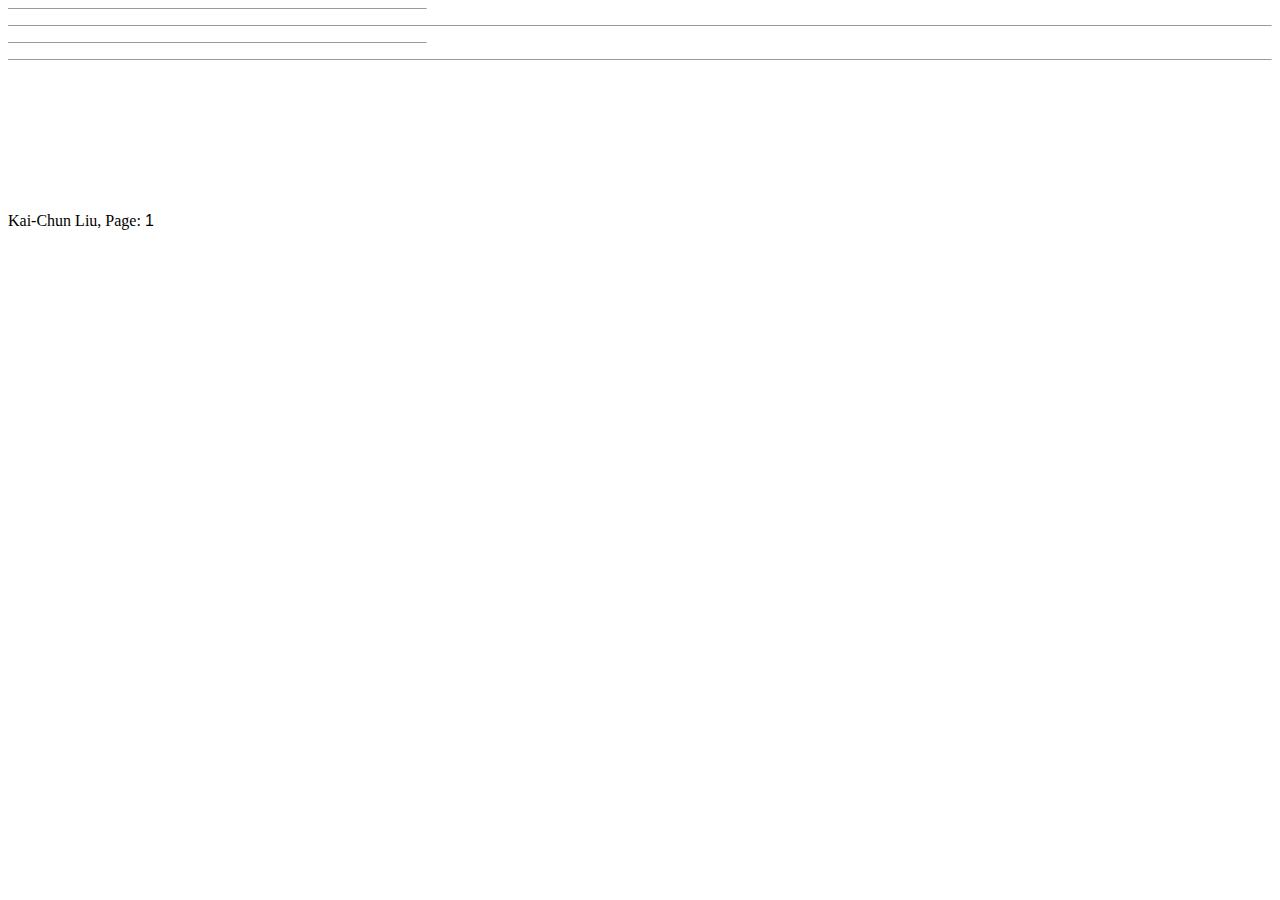
<file: CV_Kai-Chun Liu.fld/header.html>
<html xmlns:v="urn:schemas-microsoft-com:vml"
xmlns:o="urn:schemas-microsoft-com:office:office"
xmlns:w="urn:schemas-microsoft-com:office:word"
xmlns:m="http://schemas.microsoft.com/office/2004/12/omml"
xmlns="http://www.w3.org/TR/REC-html40">

<head>
<meta http-equiv=Content-Type content="text/html; charset=utf-8">
<meta name=ProgId content=Word.Document>
<meta name=Generator content="Microsoft Word 15">
<meta name=Originator content="Microsoft Word 15">
<link id=Main-File rel=Main-File href="../CV_Kai-Chun%20Liu.html">
<!--[if gte mso 9]><xml>
 <o:shapedefaults v:ext="edit" spidmax="2049"/>
</xml><![endif]-->
</head>

<body lang=EN-US link=blue vlink=purple>

<div style='mso-element:footnote-separator' id=fs>

<p class=MsoNormal><span style='mso-special-character:footnote-separator'><![if !supportFootnotes]>

<hr align=left size=1 width="33%">

<![endif]></span></p>

</div>

<div style='mso-element:footnote-continuation-separator' id=fcs>

<p class=MsoNormal><span style='mso-special-character:footnote-continuation-separator'><![if !supportFootnotes]>

<hr align=left size=1>

<![endif]></span></p>

</div>

<div style='mso-element:endnote-separator' id=es>

<p class=MsoNormal><span style='mso-special-character:footnote-separator'><![if !supportFootnotes]>

<hr align=left size=1 width="33%">

<![endif]></span></p>

</div>

<div style='mso-element:endnote-continuation-separator' id=ecs>

<p class=MsoNormal><span style='mso-special-character:footnote-continuation-separator'><![if !supportFootnotes]>

<hr align=left size=1>

<![endif]></span></p>

</div>

<div style='mso-element:header' id=eh1>

<p class=MsoHeader><o:p>&nbsp;</o:p></p>

</div>

<div style='mso-element:header' id=h1>

<p class=MsoHeader><o:p>&nbsp;</o:p></p>

</div>

<div style='mso-element:footer' id=ef1><w:Sdt SdtDocPart="t"
 DocPartType="Page Numbers (Bottom of Page)" DocPartUnique="t" ID="1796945706">
 <div style='mso-element:frame;mso-element-wrap:none;mso-element-anchor-vertical:
 paragraph;mso-element-anchor-horizontal:margin;mso-element-left:right;
 mso-element-top:.05pt;mso-height-rule:exactly'>
 <table cellspacing=0 cellpadding=0 hspace=0 vspace=0 align=right>
  <tr>
   <td valign=top align=left style='padding-top:0cm;padding-right:0cm;
   padding-bottom:0cm;padding-left:0cm'>
   <p class=MsoFooter style='mso-element:frame;mso-element-wrap:none;
   mso-element-anchor-vertical:paragraph;mso-element-anchor-horizontal:margin;
   mso-element-left:right;mso-element-top:.05pt;mso-height-rule:exactly'><!--[if supportFields]><span
   class=MsoPageNumber><span style='font-family:"Calibri",sans-serif;
   mso-ascii-theme-font:minor-latin;mso-hansi-theme-font:minor-latin;
   mso-bidi-font-family:"Times New Roman";mso-bidi-theme-font:minor-bidi'><span
   style='mso-element:field-begin'></span><span
   style='mso-spacerun:yes'> </span>PAGE </span></span><![endif]--><!--[if supportFields]><span
   class=MsoPageNumber><span style='font-family:"Calibri",sans-serif;
   mso-ascii-theme-font:minor-latin;mso-hansi-theme-font:minor-latin;
   mso-bidi-font-family:"Times New Roman";mso-bidi-theme-font:minor-bidi'><span
   style='mso-element:field-end'></span></span></span><![endif]--><span
   class=MsoPageNumber><span style='font-family:"Calibri",sans-serif;
   mso-ascii-theme-font:minor-latin;mso-hansi-theme-font:minor-latin;
   mso-bidi-font-family:"Times New Roman";mso-bidi-theme-font:minor-bidi'><o:p></o:p><w:sdtPr></w:sdtPr></span></span></p>
   </td>
  </tr>
 </table>
 </div>
 <![if !supportTextWrap]><br clear=ALL>
 <![endif]></w:Sdt>

<p class=MsoFooter style='margin-right:18.0pt'><o:p>&nbsp;</o:p></p>

</div>

<div style='mso-element:footer' id=f1>

<p class=MsoFooter><span style='font-family:"Times New Roman",serif;color:black;
mso-themecolor:text1'>Kai-Chun Liu, Page: </span><span class=MsoPageNumber><span
style='font-family:"Calibri",sans-serif;mso-ascii-theme-font:minor-latin;
mso-hansi-theme-font:minor-latin;mso-bidi-font-family:"Times New Roman";
mso-bidi-theme-font:minor-bidi'><w:Sdt SdtDocPart="t"
 DocPartType="Page Numbers (Bottom of Page)" DocPartUnique="t" ID="621650381"><!--[if supportFields]><span
 style='mso-element:field-begin'></span><span
 style='mso-spacerun:yes'> </span>PAGE <span style='mso-element:field-separator'></span><![endif]-->1<!--[if supportFields]><span
 style='mso-element:field-end'></span><![endif]--></w:Sdt></span></span></p>

</div>

<div style='mso-element:header' id=fh1>

<p class=MsoHeader><o:p>&nbsp;</o:p></p>

</div>

<div style='mso-element:footer' id=ff1>

<p class=MsoFooter><o:p>&nbsp;</o:p></p>

</div>

</body>

</html>
</file>
<file: assets/css/main.css>
@import url("fontawesome-all.min.css");
@import url("https://fonts.googleapis.com/css?family=Lato:400,400italic,700,700italic|Source+Code+Pro:400");

/*
	Read Only by HTML5 UP
	html5up.net | @ajlkn
	Free for personal and commercial use under the CCA 3.0 license (html5up.net/license)
*/

html, body, div, span, applet, object,
iframe, h1, h2, h3, h4, h5, h6, p, blockquote,
pre, a, abbr, acronym, address, big, cite,
code, del, dfn, em, img, ins, kbd, q, s, samp,
small, strike, strong, sub, sup, tt, var, b,
u, i, center, dl, dt, dd, ol, ul, li, fieldset,
form, label, legend, table, caption, tbody,
tfoot, thead, tr, th, td, article, aside,
canvas, details, embed, figure, figcaption,
footer, header, hgroup, menu, nav, output, ruby,
section, summary, time, mark, audio, video {
	margin: 0;
	padding: 0;
	border: 0;
	font-size: 100%;
	font: inherit;
	vertical-align: baseline;}

article, aside, details, figcaption, figure,
footer, header, hgroup, menu, nav, section {
	display: block;}

body {
	line-height: 1;
}

ol, ul {
	list-style: none;
}

blockquote, q {
	quotes: none;
}

	blockquote:before, blockquote:after, q:before, q:after {
		content: '';
		content: none;
	}

table {
	border-collapse: collapse;
	border-spacing: 0;
}

body {
	-webkit-text-size-adjust: none;
}

mark {
	background-color: transparent;
	color: inherit;
}

input::-moz-focus-inner {
	border: 0;
	padding: 0;
}

input, select, textarea {
	-moz-appearance: none;
	-webkit-appearance: none;
	-ms-appearance: none;
	appearance: none;
}

/* Basic */

	html {
		box-sizing: border-box;
	}

	*, *:before, *:after {
		box-sizing: inherit;
	}

	body {
		background: #fff;
	}

		body.is-preload *, body.is-preload *:before, body.is-preload *:after {
			-moz-animation: none !important;
			-webkit-animation: none !important;
			-ms-animation: none !important;
			animation: none !important;
			-moz-transition: none !important;
			-webkit-transition: none !important;
			-ms-transition: none !important;
			transition: none !important;
		}

	body, input, select, textarea {
		color: #888;
		font-family: "Lato", sans-serif;
		font-size: 16pt;
		font-weight: 400;
		line-height: 1.75em;
	}

	a {
		-moz-transition: color 0.2s ease-in-out, border-color 0.2s ease-in-out;
		-webkit-transition: color 0.2s ease-in-out, border-color 0.2s ease-in-out;
		-ms-transition: color 0.2s ease-in-out, border-color 0.2s ease-in-out;
		transition: color 0.2s ease-in-out, border-color 0.2s ease-in-out;
		border-bottom: solid 1px #e4e4e4;
		color: inherit;
		text-decoration: none;
	}

		a:hover {
			border-bottom-color: transparent;
			color: #aedace !important;
		}

	strong, b {
		color: #777;
		font-weight: 700;
	}

	em, i {
		font-style: italic;
	}

	p {
		margin: 0 0 2.25em 0;
	}

	h1, h2, h3, h4, h5, h6 {
		color: #777;
		font-weight: 700;
		line-height: 1em;
		margin: 0 0 0.5625em 0;
	}

		h1 a, h2 a, h3 a, h4 a, h5 a, h6 a {
			border: 0;
			color: inherit;
			text-decoration: none;
		}

	h2 {
		font-size: 2em;
		line-height: 1.5em;
	}

	h3 {
		font-size: 1.75em;
		line-height: 1.5em;
	}

	h4 {
		font-size: 1.25em;
		line-height: 1.5em;
	}

	h5 {
		font-size: 0.9em;
		line-height: 1.5em;
	}

	h6 {
		font-size: 0.7em;
		line-height: 1.5em;
	}

	sub {
		font-size: 0.8em;
		position: relative;
		top: 0.5em;
	}

	sup {
		font-size: 0.8em;
		position: relative;
		top: -0.5em;
	}

	hr {
		border: 0;
		border-bottom: solid 2px #f4f4f4;
		margin: 2.25em 0;
	}

		hr.major {
			margin: 3.375em 0;
		}

	blockquote {
		border-left: solid 8px #e4e4e4;
		font-style: italic;
		margin: 0 0 2.25em 0;
		padding: 0.5em 0 0.5em 2em;
	}

	code {
		background: #555;
		border-radius: 5px;
		color: #fff;
		font-family: "Source Code Pro", monospace;
		font-size: 0.9em;
		margin: 0 0.25em;
		padding: 0.25em 0.65em;
	}

	pre {
		font-family: "Source Code Pro", monospace;
		font-size: 0.9em;
		margin: 0 0 2.25em 0;
	}

		pre code {
			-webkit-overflow-scrolling: touch;
			display: block;
			line-height: 1.5em;
			overflow-x: auto;
			padding: 1em 1.5em;
		}

	.align-left {
		text-align: left;
	}

	.align-center {
		text-align: center;
	}

	.align-right {
		text-align: right;
	}

/* Row */

	.row {
		display: flex;
		flex-wrap: wrap;
		box-sizing: border-box;
		align-items: stretch;
	}

		.row > * {
			box-sizing: border-box;
		}

		.row.gtr-uniform > * > :last-child {
			margin-bottom: 0;
		}

		.row.aln-left {
			justify-content: flex-start;
		}

		.row.aln-center {
			justify-content: center;
		}

		.row.aln-right {
			justify-content: flex-end;
		}

		.row.aln-top {
			align-items: flex-start;
		}

		.row.aln-middle {
			align-items: center;
		}

		.row.aln-bottom {
			align-items: flex-end;
		}

		.row > .imp {
			order: -1;
		}

		.row > .col-1 {
			width: 8.33333%;
		}

		.row > .off-1 {
			margin-left: 8.33333%;
		}

		.row > .col-2 {
			width: 16.66667%;
		}

		.row > .off-2 {
			margin-left: 16.66667%;
		}

		.row > .col-3 {
			width: 25%;
		}

		.row > .off-3 {
			margin-left: 25%;
		}

		.row > .col-4 {
			width: 33.33333%;
		}

		.row > .off-4 {
			margin-left: 33.33333%;
		}

		.row > .col-5 {
			width: 41.66667%;
		}

		.row > .off-5 {
			margin-left: 41.66667%;
		}

		.row > .col-6 {
			width: 50%;
		}

		.row > .off-6 {
			margin-left: 50%;
		}

		.row > .col-7 {
			width: 58.33333%;
		}

		.row > .off-7 {
			margin-left: 58.33333%;
		}

		.row > .col-8 {
			width: 66.66667%;
		}

		.row > .off-8 {
			margin-left: 66.66667%;
		}

		.row > .col-9 {
			width: 75%;
		}

		.row > .off-9 {
			margin-left: 75%;
		}

		.row > .col-10 {
			width: 83.33333%;
		}

		.row > .off-10 {
			margin-left: 83.33333%;
		}

		.row > .col-11 {
			width: 91.66667%;
		}

		.row > .off-11 {
			margin-left: 91.66667%;
		}

		.row > .col-12 {
			width: 100%;
		}

		.row > .off-12 {
			margin-left: 100%;
		}

		.row.gtr-0 {
			margin-top: 0;
			margin-left: 0em;
		}

			.row.gtr-0 > * {
				padding: 0 0 0 0em;
			}

			.row.gtr-0.gtr-uniform {
				margin-top: 0em;
			}

				.row.gtr-0.gtr-uniform > * {
					padding-top: 0em;
				}

		.row.gtr-25 {
			margin-top: 0;
			margin-left: -0.5em;
		}

			.row.gtr-25 > * {
				padding: 0 0 0 0.5em;
			}

			.row.gtr-25.gtr-uniform {
				margin-top: -0.5em;
			}

				.row.gtr-25.gtr-uniform > * {
					padding-top: 0.5em;
				}

		.row.gtr-50 {
			margin-top: 0;
			margin-left: -1em;
		}

			.row.gtr-50 > * {
				padding: 0 0 0 1em;
			}

			.row.gtr-50.gtr-uniform {
				margin-top: -1em;
			}

				.row.gtr-50.gtr-uniform > * {
					padding-top: 1em;
				}

		.row {
			margin-top: 0;
			margin-left: -2em;
		}

			.row > * {
				padding: 0 0 0 2em;
			}

			.row.gtr-uniform {
				margin-top: -2em;
			}

				.row.gtr-uniform > * {
					padding-top: 2em;
				}

		.row.gtr-150 {
			margin-top: 0;
			margin-left: -3em;
		}

			.row.gtr-150 > * {
				padding: 0 0 0 3em;
			}

			.row.gtr-150.gtr-uniform {
				margin-top: -3em;
			}

				.row.gtr-150.gtr-uniform > * {
					padding-top: 3em;
				}

		.row.gtr-200 {
			margin-top: 0;
			margin-left: -4em;
		}

			.row.gtr-200 > * {
				padding: 0 0 0 4em;
			}

			.row.gtr-200.gtr-uniform {
				margin-top: -4em;
			}

				.row.gtr-200.gtr-uniform > * {
					padding-top: 4em;
				}

		@media screen and (max-width: 1680px) {

			.row {
				display: flex;
				flex-wrap: wrap;
				box-sizing: border-box;
				align-items: stretch;
			}

				.row > * {
					box-sizing: border-box;
				}

				.row.gtr-uniform > * > :last-child {
					margin-bottom: 0;
				}

				.row.aln-left {
					justify-content: flex-start;
				}

				.row.aln-center {
					justify-content: center;
				}

				.row.aln-right {
					justify-content: flex-end;
				}

				.row.aln-top {
					align-items: flex-start;
				}

				.row.aln-middle {
					align-items: center;
				}

				.row.aln-bottom {
					align-items: flex-end;
				}

				.row > .imp-xlarge {
					order: -1;
				}

				.row > .col-1-xlarge {
					width: 8.33333%;
				}

				.row > .off-1-xlarge {
					margin-left: 8.33333%;
				}

				.row > .col-2-xlarge {
					width: 16.66667%;
				}

				.row > .off-2-xlarge {
					margin-left: 16.66667%;
				}

				.row > .col-3-xlarge {
					width: 25%;
				}

				.row > .off-3-xlarge {
					margin-left: 25%;
				}

				.row > .col-4-xlarge {
					width: 33.33333%;
				}

				.row > .off-4-xlarge {
					margin-left: 33.33333%;
				}

				.row > .col-5-xlarge {
					width: 41.66667%;
				}

				.row > .off-5-xlarge {
					margin-left: 41.66667%;
				}

				.row > .col-6-xlarge {
					width: 50%;
				}

				.row > .off-6-xlarge {
					margin-left: 50%;
				}

				.row > .col-7-xlarge {
					width: 58.33333%;
				}

				.row > .off-7-xlarge {
					margin-left: 58.33333%;
				}

				.row > .col-8-xlarge {
					width: 66.66667%;
				}

				.row > .off-8-xlarge {
					margin-left: 66.66667%;
				}

				.row > .col-9-xlarge {
					width: 75%;
				}

				.row > .off-9-xlarge {
					margin-left: 75%;
				}

				.row > .col-10-xlarge {
					width: 83.33333%;
				}

				.row > .off-10-xlarge {
					margin-left: 83.33333%;
				}

				.row > .col-11-xlarge {
					width: 91.66667%;
				}

				.row > .off-11-xlarge {
					margin-left: 91.66667%;
				}

				.row > .col-12-xlarge {
					width: 100%;
				}

				.row > .off-12-xlarge {
					margin-left: 100%;
				}

				.row.gtr-0 {
					margin-top: 0;
					margin-left: 0em;
				}

					.row.gtr-0 > * {
						padding: 0 0 0 0em;
					}

					.row.gtr-0.gtr-uniform {
						margin-top: 0em;
					}

						.row.gtr-0.gtr-uniform > * {
							padding-top: 0em;
						}

				.row.gtr-25 {
					margin-top: 0;
					margin-left: -0.5em;
				}

					.row.gtr-25 > * {
						padding: 0 0 0 0.5em;
					}

					.row.gtr-25.gtr-uniform {
						margin-top: -0.5em;
					}

						.row.gtr-25.gtr-uniform > * {
							padding-top: 0.5em;
						}

				.row.gtr-50 {
					margin-top: 0;
					margin-left: -1em;
				}

					.row.gtr-50 > * {
						padding: 0 0 0 1em;
					}

					.row.gtr-50.gtr-uniform {
						margin-top: -1em;
					}

						.row.gtr-50.gtr-uniform > * {
							padding-top: 1em;
						}

				.row {
					margin-top: 0;
					margin-left: -2em;
				}

					.row > * {
						padding: 0 0 0 2em;
					}

					.row.gtr-uniform {
						margin-top: -2em;
					}

						.row.gtr-uniform > * {
							padding-top: 2em;
						}

				.row.gtr-150 {
					margin-top: 0;
					margin-left: -3em;
				}

					.row.gtr-150 > * {
						padding: 0 0 0 3em;
					}

					.row.gtr-150.gtr-uniform {
						margin-top: -3em;
					}

						.row.gtr-150.gtr-uniform > * {
							padding-top: 3em;
						}

				.row.gtr-200 {
					margin-top: 0;
					margin-left: -4em;
				}

					.row.gtr-200 > * {
						padding: 0 0 0 4em;
					}

					.row.gtr-200.gtr-uniform {
						margin-top: -4em;
					}

						.row.gtr-200.gtr-uniform > * {
							padding-top: 4em;
						}

		}

		@media screen and (max-width: 1280px) {

			.row {
				display: flex;
				flex-wrap: wrap;
				box-sizing: border-box;
				align-items: stretch;
			}

				.row > * {
					box-sizing: border-box;
				}

				.row.gtr-uniform > * > :last-child {
					margin-bottom: 0;
				}

				.row.aln-left {
					justify-content: flex-start;
				}

				.row.aln-center {
					justify-content: center;
				}

				.row.aln-right {
					justify-content: flex-end;
				}

				.row.aln-top {
					align-items: flex-start;
				}

				.row.aln-middle {
					align-items: center;
				}

				.row.aln-bottom {
					align-items: flex-end;
				}

				.row > .imp-large {
					order: -1;
				}

				.row > .col-1-large {
					width: 8.33333%;
				}

				.row > .off-1-large {
					margin-left: 8.33333%;
				}

				.row > .col-2-large {
					width: 16.66667%;
				}

				.row > .off-2-large {
					margin-left: 16.66667%;
				}

				.row > .col-3-large {
					width: 25%;
				}

				.row > .off-3-large {
					margin-left: 25%;
				}

				.row > .col-4-large {
					width: 33.33333%;
				}

				.row > .off-4-large {
					margin-left: 33.33333%;
				}

				.row > .col-5-large {
					width: 41.66667%;
				}

				.row > .off-5-large {
					margin-left: 41.66667%;
				}

				.row > .col-6-large {
					width: 50%;
				}

				.row > .off-6-large {
					margin-left: 50%;
				}

				.row > .col-7-large {
					width: 58.33333%;
				}

				.row > .off-7-large {
					margin-left: 58.33333%;
				}

				.row > .col-8-large {
					width: 66.66667%;
				}

				.row > .off-8-large {
					margin-left: 66.66667%;
				}

				.row > .col-9-large {
					width: 75%;
				}

				.row > .off-9-large {
					margin-left: 75%;
				}

				.row > .col-10-large {
					width: 83.33333%;
				}

				.row > .off-10-large {
					margin-left: 83.33333%;
				}

				.row > .col-11-large {
					width: 91.66667%;
				}

				.row > .off-11-large {
					margin-left: 91.66667%;
				}

				.row > .col-12-large {
					width: 100%;
				}

				.row > .off-12-large {
					margin-left: 100%;
				}

				.row.gtr-0 {
					margin-top: 0;
					margin-left: 0em;
				}

					.row.gtr-0 > * {
						padding: 0 0 0 0em;
					}

					.row.gtr-0.gtr-uniform {
						margin-top: 0em;
					}

						.row.gtr-0.gtr-uniform > * {
							padding-top: 0em;
						}

				.row.gtr-25 {
					margin-top: 0;
					margin-left: -0.375em;
				}

					.row.gtr-25 > * {
						padding: 0 0 0 0.375em;
					}

					.row.gtr-25.gtr-uniform {
						margin-top: -0.375em;
					}

						.row.gtr-25.gtr-uniform > * {
							padding-top: 0.375em;
						}

				.row.gtr-50 {
					margin-top: 0;
					margin-left: -0.75em;
				}

					.row.gtr-50 > * {
						padding: 0 0 0 0.75em;
					}

					.row.gtr-50.gtr-uniform {
						margin-top: -0.75em;
					}

						.row.gtr-50.gtr-uniform > * {
							padding-top: 0.75em;
						}

				.row {
					margin-top: 0;
					margin-left: -1.5em;
				}

					.row > * {
						padding: 0 0 0 1.5em;
					}

					.row.gtr-uniform {
						margin-top: -1.5em;
					}

						.row.gtr-uniform > * {
							padding-top: 1.5em;
						}

				.row.gtr-150 {
					margin-top: 0;
					margin-left: -2.25em;
				}

					.row.gtr-150 > * {
						padding: 0 0 0 2.25em;
					}

					.row.gtr-150.gtr-uniform {
						margin-top: -2.25em;
					}

						.row.gtr-150.gtr-uniform > * {
							padding-top: 2.25em;
						}

				.row.gtr-200 {
					margin-top: 0;
					margin-left: -3em;
				}

					.row.gtr-200 > * {
						padding: 0 0 0 3em;
					}

					.row.gtr-200.gtr-uniform {
						margin-top: -3em;
					}

						.row.gtr-200.gtr-uniform > * {
							padding-top: 3em;
						}

		}

		@media screen and (max-width: 1024px) {

			.row {
				display: flex;
				flex-wrap: wrap;
				box-sizing: border-box;
				align-items: stretch;
			}

				.row > * {
					box-sizing: border-box;
				}

				.row.gtr-uniform > * > :last-child {
					margin-bottom: 0;
				}

				.row.aln-left {
					justify-content: flex-start;
				}

				.row.aln-center {
					justify-content: center;
				}

				.row.aln-right {
					justify-content: flex-end;
				}

				.row.aln-top {
					align-items: flex-start;
				}

				.row.aln-middle {
					align-items: center;
				}

				.row.aln-bottom {
					align-items: flex-end;
				}

				.row > .imp-medium {
					order: -1;
				}

				.row > .col-1-medium {
					width: 8.33333%;
				}

				.row > .off-1-medium {
					margin-left: 8.33333%;
				}

				.row > .col-2-medium {
					width: 16.66667%;
				}

				.row > .off-2-medium {
					margin-left: 16.66667%;
				}

				.row > .col-3-medium {
					width: 25%;
				}

				.row > .off-3-medium {
					margin-left: 25%;
				}

				.row > .col-4-medium {
					width: 33.33333%;
				}

				.row > .off-4-medium {
					margin-left: 33.33333%;
				}

				.row > .col-5-medium {
					width: 41.66667%;
				}

				.row > .off-5-medium {
					margin-left: 41.66667%;
				}

				.row > .col-6-medium {
					width: 50%;
				}

				.row > .off-6-medium {
					margin-left: 50%;
				}

				.row > .col-7-medium {
					width: 58.33333%;
				}

				.row > .off-7-medium {
					margin-left: 58.33333%;
				}

				.row > .col-8-medium {
					width: 66.66667%;
				}

				.row > .off-8-medium {
					margin-left: 66.66667%;
				}

				.row > .col-9-medium {
					width: 75%;
				}

				.row > .off-9-medium {
					margin-left: 75%;
				}

				.row > .col-10-medium {
					width: 83.33333%;
				}

				.row > .off-10-medium {
					margin-left: 83.33333%;
				}

				.row > .col-11-medium {
					width: 91.66667%;
				}

				.row > .off-11-medium {
					margin-left: 91.66667%;
				}

				.row > .col-12-medium {
					width: 100%;
				}

				.row > .off-12-medium {
					margin-left: 100%;
				}

				.row.gtr-0 {
					margin-top: 0;
					margin-left: 0em;
				}

					.row.gtr-0 > * {
						padding: 0 0 0 0em;
					}

					.row.gtr-0.gtr-uniform {
						margin-top: 0em;
					}

						.row.gtr-0.gtr-uniform > * {
							padding-top: 0em;
						}

				.row.gtr-25 {
					margin-top: 0;
					margin-left: -0.375em;
				}

					.row.gtr-25 > * {
						padding: 0 0 0 0.375em;
					}

					.row.gtr-25.gtr-uniform {
						margin-top: -0.375em;
					}

						.row.gtr-25.gtr-uniform > * {
							padding-top: 0.375em;
						}

				.row.gtr-50 {
					margin-top: 0;
					margin-left: -0.75em;
				}

					.row.gtr-50 > * {
						padding: 0 0 0 0.75em;
					}

					.row.gtr-50.gtr-uniform {
						margin-top: -0.75em;
					}

						.row.gtr-50.gtr-uniform > * {
							padding-top: 0.75em;
						}

				.row {
					margin-top: 0;
					margin-left: -1.5em;
				}

					.row > * {
						padding: 0 0 0 1.5em;
					}

					.row.gtr-uniform {
						margin-top: -1.5em;
					}

						.row.gtr-uniform > * {
							padding-top: 1.5em;
						}

				.row.gtr-150 {
					margin-top: 0;
					margin-left: -2.25em;
				}

					.row.gtr-150 > * {
						padding: 0 0 0 2.25em;
					}

					.row.gtr-150.gtr-uniform {
						margin-top: -2.25em;
					}

						.row.gtr-150.gtr-uniform > * {
							padding-top: 2.25em;
						}

				.row.gtr-200 {
					margin-top: 0;
					margin-left: -3em;
				}

					.row.gtr-200 > * {
						padding: 0 0 0 3em;
					}

					.row.gtr-200.gtr-uniform {
						margin-top: -3em;
					}

						.row.gtr-200.gtr-uniform > * {
							padding-top: 3em;
						}

		}

		@media screen and (max-width: 736px) {

			.row {
				display: flex;
				flex-wrap: wrap;
				box-sizing: border-box;
				align-items: stretch;
			}

				.row > * {
					box-sizing: border-box;
				}

				.row.gtr-uniform > * > :last-child {
					margin-bottom: 0;
				}

				.row.aln-left {
					justify-content: flex-start;
				}

				.row.aln-center {
					justify-content: center;
				}

				.row.aln-right {
					justify-content: flex-end;
				}

				.row.aln-top {
					align-items: flex-start;
				}

				.row.aln-middle {
					align-items: center;
				}

				.row.aln-bottom {
					align-items: flex-end;
				}

				.row > .imp-small {
					order: -1;
				}

				.row > .col-1-small {
					width: 8.33333%;
				}

				.row > .off-1-small {
					margin-left: 8.33333%;
				}

				.row > .col-2-small {
					width: 16.66667%;
				}

				.row > .off-2-small {
					margin-left: 16.66667%;
				}

				.row > .col-3-small {
					width: 25%;
				}

				.row > .off-3-small {
					margin-left: 25%;
				}

				.row > .col-4-small {
					width: 33.33333%;
				}

				.row > .off-4-small {
					margin-left: 33.33333%;
				}

				.row > .col-5-small {
					width: 41.66667%;
				}

				.row > .off-5-small {
					margin-left: 41.66667%;
				}

				.row > .col-6-small {
					width: 50%;
				}

				.row > .off-6-small {
					margin-left: 50%;
				}

				.row > .col-7-small {
					width: 58.33333%;
				}

				.row > .off-7-small {
					margin-left: 58.33333%;
				}

				.row > .col-8-small {
					width: 66.66667%;
				}

				.row > .off-8-small {
					margin-left: 66.66667%;
				}

				.row > .col-9-small {
					width: 75%;
				}

				.row > .off-9-small {
					margin-left: 75%;
				}

				.row > .col-10-small {
					width: 83.33333%;
				}

				.row > .off-10-small {
					margin-left: 83.33333%;
				}

				.row > .col-11-small {
					width: 91.66667%;
				}

				.row > .off-11-small {
					margin-left: 91.66667%;
				}

				.row > .col-12-small {
					width: 100%;
				}

				.row > .off-12-small {
					margin-left: 100%;
				}

				.row.gtr-0 {
					margin-top: 0;
					margin-left: 0em;
				}

					.row.gtr-0 > * {
						padding: 0 0 0 0em;
					}

					.row.gtr-0.gtr-uniform {
						margin-top: 0em;
					}

						.row.gtr-0.gtr-uniform > * {
							padding-top: 0em;
						}

				.row.gtr-25 {
					margin-top: 0;
					margin-left: -0.3125em;
				}

					.row.gtr-25 > * {
						padding: 0 0 0 0.3125em;
					}

					.row.gtr-25.gtr-uniform {
						margin-top: -0.3125em;
					}

						.row.gtr-25.gtr-uniform > * {
							padding-top: 0.3125em;
						}

				.row.gtr-50 {
					margin-top: 0;
					margin-left: -0.625em;
				}

					.row.gtr-50 > * {
						padding: 0 0 0 0.625em;
					}

					.row.gtr-50.gtr-uniform {
						margin-top: -0.625em;
					}

						.row.gtr-50.gtr-uniform > * {
							padding-top: 0.625em;
						}

				.row {
					margin-top: 0;
					margin-left: -1.25em;
				}

					.row > * {
						padding: 0 0 0 1.25em;
					}

					.row.gtr-uniform {
						margin-top: -1.25em;
					}

						.row.gtr-uniform > * {
							padding-top: 1.25em;
						}

				.row.gtr-150 {
					margin-top: 0;
					margin-left: -1.875em;
				}

					.row.gtr-150 > * {
						padding: 0 0 0 1.875em;
					}

					.row.gtr-150.gtr-uniform {
						margin-top: -1.875em;
					}

						.row.gtr-150.gtr-uniform > * {
							padding-top: 1.875em;
						}

				.row.gtr-200 {
					margin-top: 0;
					margin-left: -2.5em;
				}

					.row.gtr-200 > * {
						padding: 0 0 0 2.5em;
					}

					.row.gtr-200.gtr-uniform {
						margin-top: -2.5em;
					}

						.row.gtr-200.gtr-uniform > * {
							padding-top: 2.5em;
						}

		}

		@media screen and (max-width: 480px) {

			.row {
				display: flex;
				flex-wrap: wrap;
				box-sizing: border-box;
				align-items: stretch;
			}

				.row > * {
					box-sizing: border-box;
				}

				.row.gtr-uniform > * > :last-child {
					margin-bottom: 0;
				}

				.row.aln-left {
					justify-content: flex-start;
				}

				.row.aln-center {
					justify-content: center;
				}

				.row.aln-right {
					justify-content: flex-end;
				}

				.row.aln-top {
					align-items: flex-start;
				}

				.row.aln-middle {
					align-items: center;
				}

				.row.aln-bottom {
					align-items: flex-end;
				}

				.row > .imp-xsmall {
					order: -1;
				}

				.row > .col-1-xsmall {
					width: 8.33333%;
				}

				.row > .off-1-xsmall {
					margin-left: 8.33333%;
				}

				.row > .col-2-xsmall {
					width: 16.66667%;
				}

				.row > .off-2-xsmall {
					margin-left: 16.66667%;
				}

				.row > .col-3-xsmall {
					width: 25%;
				}

				.row > .off-3-xsmall {
					margin-left: 25%;
				}

				.row > .col-4-xsmall {
					width: 33.33333%;
				}

				.row > .off-4-xsmall {
					margin-left: 33.33333%;
				}

				.row > .col-5-xsmall {
					width: 41.66667%;
				}

				.row > .off-5-xsmall {
					margin-left: 41.66667%;
				}

				.row > .col-6-xsmall {
					width: 50%;
				}

				.row > .off-6-xsmall {
					margin-left: 50%;
				}

				.row > .col-7-xsmall {
					width: 58.33333%;
				}

				.row > .off-7-xsmall {
					margin-left: 58.33333%;
				}

				.row > .col-8-xsmall {
					width: 66.66667%;
				}

				.row > .off-8-xsmall {
					margin-left: 66.66667%;
				}

				.row > .col-9-xsmall {
					width: 75%;
				}

				.row > .off-9-xsmall {
					margin-left: 75%;
				}

				.row > .col-10-xsmall {
					width: 83.33333%;
				}

				.row > .off-10-xsmall {
					margin-left: 83.33333%;
				}

				.row > .col-11-xsmall {
					width: 91.66667%;
				}

				.row > .off-11-xsmall {
					margin-left: 91.66667%;
				}

				.row > .col-12-xsmall {
					width: 100%;
				}

				.row > .off-12-xsmall {
					margin-left: 100%;
				}

				.row.gtr-0 {
					margin-top: 0;
					margin-left: 0em;
				}

					.row.gtr-0 > * {
						padding: 0 0 0 0em;
					}

					.row.gtr-0.gtr-uniform {
						margin-top: 0em;
					}

						.row.gtr-0.gtr-uniform > * {
							padding-top: 0em;
						}

				.row.gtr-25 {
					margin-top: 0;
					margin-left: -0.3125em;
				}

					.row.gtr-25 > * {
						padding: 0 0 0 0.3125em;
					}

					.row.gtr-25.gtr-uniform {
						margin-top: -0.3125em;
					}

						.row.gtr-25.gtr-uniform > * {
							padding-top: 0.3125em;
						}

				.row.gtr-50 {
					margin-top: 0;
					margin-left: -0.625em;
				}

					.row.gtr-50 > * {
						padding: 0 0 0 0.625em;
					}

					.row.gtr-50.gtr-uniform {
						margin-top: -0.625em;
					}

						.row.gtr-50.gtr-uniform > * {
							padding-top: 0.625em;
						}

				.row {
					margin-top: 0;
					margin-left: -1.25em;
				}

					.row > * {
						padding: 0 0 0 1.25em;
					}

					.row.gtr-uniform {
						margin-top: -1.25em;
					}

						.row.gtr-uniform > * {
							padding-top: 1.25em;
						}

				.row.gtr-150 {
					margin-top: 0;
					margin-left: -1.875em;
				}

					.row.gtr-150 > * {
						padding: 0 0 0 1.875em;
					}

					.row.gtr-150.gtr-uniform {
						margin-top: -1.875em;
					}

						.row.gtr-150.gtr-uniform > * {
							padding-top: 1.875em;
						}

				.row.gtr-200 {
					margin-top: 0;
					margin-left: -2.5em;
				}

					.row.gtr-200 > * {
						padding: 0 0 0 2.5em;
					}

					.row.gtr-200.gtr-uniform {
						margin-top: -2.5em;
					}

						.row.gtr-200.gtr-uniform > * {
							padding-top: 2.5em;
						}

		}

/* Container */

	.container {
		margin: 0 auto;
		max-width: calc(100% - 4.5em);
		width: 45em;
	}

		.container.xsmall {
			width: 11.25em;
		}

		.container.small {
			width: 22.5em;
		}

		.container.medium {
			width: 33.75em;
		}

		.container.large {
			width: 56.25em;
		}

		.container.xlarge {
			width: 67.5em;
		}

		.container.max {
			width: 100%;
		}

		@media screen and (max-width: 1024px) {

			.container {
				width: 100% !important;
			}

		}

		@media screen and (max-width: 480px) {

			.container {
				max-width: calc(100% - 3.375em);
			}

		}

/* Section/Article */

	section.special, article.special {
		text-align: center;
	}

	header p {
		color: #aaa;
		position: relative;
		margin: 0 0 1.6875em 0;
	}

	header h2 + p {
		font-size: 1.25em;
		margin-top: -0.5em;
		line-height: 1.5em;
	}

	header h3 + p {
		font-size: 1.1em;
		margin-top: -0.35em;
		line-height: 1.5em;
	}

	header h4 + p,
	header h5 + p,
	header h6 + p {
		font-size: 0.9em;
		margin-top: -0.25em;
		line-height: 1.5em;
	}

	header.major h2 {
		color: #4acaa8;
		font-size: 3.5em;
	}

		header.major h2 + p {
			color: #777;
			font-size: 1.75em;
			font-weight: 700;
			margin-top: -0.75em;
		}

/* Form */

	form {
		margin: 0 0 2.25em 0;
	}

	label {
		color: #777;
		display: block;
		font-size: 0.9em;
		font-weight: 700;
		margin: 0 0 1.125em 0;
	}

	input::-moz-focus-inner {
		border: 0;
		padding: 0;
	}

	input[type="text"],
	input[type="password"],
	input[type="email"],
	select,
	textarea {
		-moz-appearance: none;
		-webkit-appearance: none;
		-ms-appearance: none;
		appearance: none;
		border-radius: 5px;
		border: none;
		border: solid 2px #e4e4e4;
		color: inherit;
		display: block;
		outline: 0;
		padding: 0 1em;
		text-decoration: none;
		width: 100%;
	}

		input[type="text"]:invalid,
		input[type="password"]:invalid,
		input[type="email"]:invalid,
		select:invalid,
		textarea:invalid {
			box-shadow: none;
		}

		input[type="text"]:focus,
		input[type="password"]:focus,
		input[type="email"]:focus,
		select:focus,
		textarea:focus {
			border-color: #4acaa8;
		}

	select {
		background-image: url("data:image/svg+xml;charset=utf8,%3Csvg xmlns='http://www.w3.org/2000/svg' width='40' height='40' preserveAspectRatio='none' viewBox='0 0 40 40'%3E%3Cpath d='M9.4,12.3l10.4,10.4l10.4-10.4c0.2-0.2,0.5-0.4,0.9-0.4c0.3,0,0.6,0.1,0.9,0.4l3.3,3.3c0.2,0.2,0.4,0.5,0.4,0.9 c0,0.4-0.1,0.6-0.4,0.9L20.7,31.9c-0.2,0.2-0.5,0.4-0.9,0.4c-0.3,0-0.6-0.1-0.9-0.4L4.3,17.3c-0.2-0.2-0.4-0.5-0.4-0.9 c0-0.4,0.1-0.6,0.4-0.9l3.3-3.3c0.2-0.2,0.5-0.4,0.9-0.4S9.1,12.1,9.4,12.3z' fill='%23e4e4e4' /%3E%3C/svg%3E");
		background-size: 1.25em;
		background-repeat: no-repeat;
		background-position: calc(100% - 1em) center;
		height: 2.75em;
		padding-right: 2.75em;
		text-overflow: ellipsis;
	}

		select option {
			color: #777;
			background: #fff;
		}

		select:focus::-ms-value {
			background-color: transparent;
		}

		select::-ms-expand {
			display: none;
		}

	input[type="text"],
	input[type="password"],
	input[type="email"],
	select {
		height: 2.75em;
	}

	textarea {
		padding: 0.75em 1em;
	}

	input[type="checkbox"],
	input[type="radio"] {
		-moz-appearance: none;
		-webkit-appearance: none;
		-ms-appearance: none;
		appearance: none;
		display: block;
		float: left;
		margin-right: -2em;
		opacity: 0;
		width: 1em;
		z-index: -1;
	}

		input[type="checkbox"] + label,
		input[type="radio"] + label {
			text-decoration: none;
			color: #888;
			cursor: pointer;
			display: inline-block;
			font-size: 1em;
			font-weight: 400;
			padding-left: 2.4em;
			padding-right: 0.75em;
			position: relative;
		}

			input[type="checkbox"] + label:before,
			input[type="radio"] + label:before {
				-moz-osx-font-smoothing: grayscale;
				-webkit-font-smoothing: antialiased;
				display: inline-block;
				font-style: normal;
				font-variant: normal;
				text-rendering: auto;
				line-height: 1;
				text-transform: none !important;
				font-family: 'Font Awesome 5 Free';
				font-weight: 900;
			}

			input[type="checkbox"] + label:before,
			input[type="radio"] + label:before {
				background: #fafafa;
				border-radius: 5px;
				border: solid 2px #e4e4e4;
				content: '';
				display: inline-block;
				font-size: 0.8em;
				height: 2.0625em;
				left: 0;
				line-height: 2.0625em;
				position: absolute;
				text-align: center;
				top: 0;
				width: 2.0625em;
			}

		input[type="checkbox"]:checked + label:before,
		input[type="radio"]:checked + label:before {
			background: #989898;
			border-color: #989898;
			color: #ffffff;
			content: '\f00c';
		}

		input[type="checkbox"]:focus + label:before,
		input[type="radio"]:focus + label:before {
			border-color: #4acaa8;
		}

	input[type="checkbox"] + label:before {
		border-radius: 5px;
	}

	input[type="radio"] + label:before {
		border-radius: 100%;
	}

	::-webkit-input-placeholder {
		color: #aaa !important;
		font-style: italic;
		opacity: 1.0;
	}

	:-moz-placeholder {
		color: #aaa !important;
		font-style: italic;
		opacity: 1.0;
	}

	::-moz-placeholder {
		color: #aaa !important;
		font-style: italic;
		opacity: 1.0;
	}

	:-ms-input-placeholder {
		color: #aaa !important;
		font-style: italic;
		opacity: 1.0;
	}

/* Box */

	.box {
		border-radius: 5px;
		border: solid 2px #e4e4e4;
		margin-bottom: 2.25em;
		padding: 1.5em;
	}

		.box > :last-child,
		.box > :last-child > :last-child,
		.box > :last-child > :last-child > :last-child {
			margin-bottom: 0;
		}

		.box.alt {
			border: 0;
			border-radius: 0;
			padding: 0;
		}

/* Icon */

	.icon {
		text-decoration: none;
		border-bottom: none;
		position: relative;
	}

		.icon:before {
			-moz-osx-font-smoothing: grayscale;
			-webkit-font-smoothing: antialiased;
			display: inline-block;
			font-style: normal;
			font-variant: normal;
			text-rendering: auto;
			line-height: 1;
			text-transform: none !important;
			font-family: 'Font Awesome 5 Free';
			font-weight: 400;
		}

		.icon > .label {
			display: none;
		}

		.icon:before {
			line-height: inherit;
		}

		.icon.solid:before {
			font-weight: 900;
		}

		.icon.brands:before {
			font-family: 'Font Awesome 5 Brands';
		}

/* Image */

	.image {
		border-radius: 5px;
		border: 0;
		display: inline-block;
		position: relative;
	}

		.image[data-position] img {
			-moz-object-fit: cover;
			-webkit-object-fit: cover;
			-ms-object-fit: cover;
			object-fit: cover;
			display: block;
			position: absolute;
			top: 0;
			left: 0;
			width: 100%;
			height: 100%;
		}

		.image[data-position="top left"] img {
			-moz-object-position: top left;
			-webkit-object-position: top left;
			-ms-object-position: top left;
			object-position: top left;
		}

		.image[data-position="top"] img {
			-moz-object-position: top;
			-webkit-object-position: top;
			-ms-object-position: top;
			object-position: top;
		}

		.image[data-position="top right"] img {
			-moz-object-position: top right;
			-webkit-object-position: top right;
			-ms-object-position: top right;
			object-position: top right;
		}

		.image[data-position="right"] img {
			-moz-object-position: right;
			-webkit-object-position: right;
			-ms-object-position: right;
			object-position: right;
		}

		.image[data-position="bottom right"] img {
			-moz-object-position: bottom right;
			-webkit-object-position: bottom right;
			-ms-object-position: bottom right;
			object-position: bottom right;
		}

		.image[data-position="bottom"] img {
			-moz-object-position: bottom;
			-webkit-object-position: bottom;
			-ms-object-position: bottom;
			object-position: bottom;
		}

		.image[data-position="bottom left"] img {
			-moz-object-position: bottom left;
			-webkit-object-position: bottom left;
			-ms-object-position: bottom left;
			object-position: bottom left;
		}

		.image[data-position="left"] img {
			-moz-object-position: left;
			-webkit-object-position: left;
			-ms-object-position: left;
			object-position: left;
		}

		.image[data-position="center"] img {
			-moz-object-position: center;
			-webkit-object-position: center;
			-ms-object-position: center;
			object-position: center;
		}

		.image[data-position="25% 25%"] img {
			-moz-object-position: 25% 25%;
			-webkit-object-position: 25% 25%;
			-ms-object-position: 25% 25%;
			object-position: 25% 25%;
		}

		.image[data-position="75% 25%"] img {
			-moz-object-position: 75% 25%;
			-webkit-object-position: 75% 25%;
			-ms-object-position: 75% 25%;
			object-position: 75% 25%;
		}

		.image[data-position="75% 75%"] img {
			-moz-object-position: 75% 75%;
			-webkit-object-position: 75% 75%;
			-ms-object-position: 75% 75%;
			object-position: 75% 75%;
		}

		.image[data-position="25% 75%"] img {
			-moz-object-position: 25% 75%;
			-webkit-object-position: 25% 75%;
			-ms-object-position: 25% 75%;
			object-position: 25% 75%;
		}

		.image img {
			border-radius: 5px;
			display: block;
		}

		.image.left {
			float: left;
			margin: 0 2.5em 2em 0;
			top: 0.25em;
		}

		.image.right {
			float: right;
			margin: 0 0 2em 2.5em;
			top: 0.25em;
		}

		.image.fit {
			display: block;
			margin: 0 0 2.25em 0;
			width: 100%;
		}

			.image.fit img {
				display: block;
				width: 100%;
			}

		.image.avatar {
			border-radius: 100%;
			overflow: hidden;
		}

			.image.avatar img {
				border-radius: 100%;
				display: block;
				width: 100%;
			}

		.image.main {
			display: block;
			height: 20em;
			border-radius: 0;
		}

			.image.main img {
				border-radius: 0;
			}

/* List */

	ol {
		list-style: decimal;
		margin: 0 0 2.25em 0;
		padding-left: 1.25em;
	}

		ol li {
			padding-left: 0.25em;
		}

	ul {
		list-style: disc;
		margin: 0 0 2.25em 0;
		padding-left: 1em;
	}

		ul li {
			padding-left: 0.5em;
		}

		ul.alt {
			list-style: none;
			padding-left: 0;
		}

			ul.alt li {
				border-top: solid 2px #f4f4f4;
				padding: 0.5em 0;
			}

				ul.alt li:first-child {
					border-top: 0;
					padding-top: 0;
				}

	dl {
		margin: 0 0 2.25em 0;
	}

/* Actions */

	ul.actions {
		display: -moz-flex;
		display: -webkit-flex;
		display: -ms-flex;
		display: flex;
		cursor: default;
		list-style: none;
		margin-left: -1.125em;
		padding-left: 0;
	}

		ul.actions li {
			padding: 0 0 0 1.125em;
			vertical-align: middle;
		}

		ul.actions.special {
			-moz-justify-content: center;
			-webkit-justify-content: center;
			-ms-justify-content: center;
			justify-content: center;
			width: 100%;
			margin-left: 0;
		}

			ul.actions.special li:first-child {
				padding-left: 0;
			}

		ul.actions.stacked {
			-moz-flex-direction: column;
			-webkit-flex-direction: column;
			-ms-flex-direction: column;
			flex-direction: column;
			margin-left: 0;
		}

			ul.actions.stacked li {
				padding: 1.125em 0 0 0;
			}

				ul.actions.stacked li:first-child {
					padding-top: 0;
				}

		ul.actions.fit {
			width: calc(100% + 1.125em);
		}

			ul.actions.fit li {
				-moz-flex-grow: 1;
				-webkit-flex-grow: 1;
				-ms-flex-grow: 1;
				flex-grow: 1;
				-moz-flex-shrink: 1;
				-webkit-flex-shrink: 1;
				-ms-flex-shrink: 1;
				flex-shrink: 1;
				width: 100%;
			}

				ul.actions.fit li > * {
					width: 100%;
				}

			ul.actions.fit.stacked {
				width: 100%;
			}

		@media screen and (max-width: 480px) {

			ul.actions:not(.fixed) {
				-moz-flex-direction: column;
				-webkit-flex-direction: column;
				-ms-flex-direction: column;
				flex-direction: column;
				margin-left: 0;
				width: 100% !important;
			}

				ul.actions:not(.fixed) li {
					-moz-flex-grow: 1;
					-webkit-flex-grow: 1;
					-ms-flex-grow: 1;
					flex-grow: 1;
					-moz-flex-shrink: 1;
					-webkit-flex-shrink: 1;
					-ms-flex-shrink: 1;
					flex-shrink: 1;
					padding: 1.125em 0 0 0;
					text-align: center;
					width: 100%;
				}

					ul.actions:not(.fixed) li > * {
						width: 100%;
					}

					ul.actions:not(.fixed) li:first-child {
						padding-top: 0;
					}

					ul.actions:not(.fixed) li input[type="submit"],
					ul.actions:not(.fixed) li input[type="reset"],
					ul.actions:not(.fixed) li input[type="button"],
					ul.actions:not(.fixed) li button,
					ul.actions:not(.fixed) li .button {
						width: 100%;
					}

						ul.actions:not(.fixed) li input[type="submit"].icon:before,
						ul.actions:not(.fixed) li input[type="reset"].icon:before,
						ul.actions:not(.fixed) li input[type="button"].icon:before,
						ul.actions:not(.fixed) li button.icon:before,
						ul.actions:not(.fixed) li .button.icon:before {
							margin-left: -0.5rem;
						}

		}

/* Feature Icons */

	ul.feature-icons {
		list-style: none;
		padding-left: 0;
	}

		ul.feature-icons li {
			text-decoration: none;
			display: inline-block;
			margin: 0 0 1.6875em 0;
			padding: 0.35em 0 0 3.5em;
			position: relative;
			vertical-align: top;
			width: 48%;
		}

			ul.feature-icons li:before {
				-moz-osx-font-smoothing: grayscale;
				-webkit-font-smoothing: antialiased;
				display: inline-block;
				font-style: normal;
				font-variant: normal;
				text-rendering: auto;
				line-height: 1;
				text-transform: none !important;
				font-family: 'Font Awesome 5 Free';
				font-weight: 400;
			}

			ul.feature-icons li:before {
				background: #4acaa8;
				border-radius: 100%;
				color: #ffffff;
				display: block;
				height: 2.5em;
				left: 0;
				line-height: 2.5em;
				position: absolute;
				text-align: center;
				top: 0;
				width: 2.5em;
			}

/* Icons */

	ul.icons {
		cursor: default;
		list-style: none;
		padding-left: 0;
	}

		ul.icons li {
			display: inline-block;
			padding: 0 1em 0 0;
		}

			ul.icons li:last-child {
				padding-right: 0 !important;
			}

			ul.icons li .icon:before {
				font-size: 1.25em;
			}

/* Table */

	.table-wrapper {
		-webkit-overflow-scrolling: touch;
		overflow-x: auto;
	}

	table {
		margin: 0 0 2.25em 0;
		width: 100%;
	}

		table tbody tr {
			border: solid 2px #f4f4f4;
			border-left: 0;
			border-right: 0;
		}

			table tbody tr:nth-child(2n + 1) {
				background-color: #fafafa;
			}

		table td {
			padding: 0.75em 0.75em;
		}

		table th {
			color: #777;
			font-size: 0.9em;
			font-weight: 700;
			padding: 0 0.75em 0.75em 0.75em;
			text-align: left;
		}

		table thead {
			border-bottom: solid 4px #e4e4e4;
		}

		table tfoot {
			border-top: solid 4px #e4e4e4;
		}

		table.alt {
			border-collapse: separate;
		}

			table.alt tbody tr td {
				border: solid 2px #e4e4e4;
				border-left-width: 0;
				border-top-width: 0;
			}

				table.alt tbody tr td:first-child {
					border-left-width: 2px;
				}

			table.alt tbody tr:first-child td {
				border-top-width: 2px;
			}

			table.alt thead {
				border-bottom: 0;
			}

			table.alt tfoot {
				border-top: 0;
			}

/* Button */

	input[type="submit"],
	input[type="reset"],
	input[type="button"],
	.button {
		-moz-appearance: none;
		-webkit-appearance: none;
		-ms-appearance: none;
		appearance: none;
		-moz-transition: background-color 0.2s ease-in-out, color 0.2s ease-in-out;
		-webkit-transition: background-color 0.2s ease-in-out, color 0.2s ease-in-out;
		-ms-transition: background-color 0.2s ease-in-out, color 0.2s ease-in-out;
		transition: background-color 0.2s ease-in-out, color 0.2s ease-in-out;
		background-color: #989898;
		border-radius: 5px;
		border: 0;
		color: #ffffff !important;
		cursor: pointer;
		display: inline-block;
		font-weight: 700;
		height: 2.75em;
		line-height: 2.75em;
		padding: 0 1.5em;
		text-align: center;
		text-decoration: none;
		white-space: nowrap;
	}

		input[type="submit"]:hover,
		input[type="reset"]:hover,
		input[type="button"]:hover,
		.button:hover {
			background-color: #a5a5a5;
			color: #ffffff !important;
		}

		input[type="submit"]:active,
		input[type="reset"]:active,
		input[type="button"]:active,
		.button:active {
			background-color: #8b8b8b;
		}

		input[type="submit"].icon,
		input[type="reset"].icon,
		input[type="button"].icon,
		.button.icon {
			padding-left: 1.35em;
		}

			input[type="submit"].icon:before,
			input[type="reset"].icon:before,
			input[type="button"].icon:before,
			.button.icon:before {
				margin-right: 0.5em;
			}

		input[type="submit"].fit,
		input[type="reset"].fit,
		input[type="button"].fit,
		.button.fit {
			width: 100%;
		}

		input[type="submit"].small,
		input[type="reset"].small,
		input[type="button"].small,
		.button.small {
			font-size: 0.8em;
		}

		input[type="submit"].large,
		input[type="reset"].large,
		input[type="button"].large,
		.button.large {
			font-size: 1.35em;
		}

		input[type="submit"].alt,
		input[type="reset"].alt,
		input[type="button"].alt,
		.button.alt {
			background-color: transparent;
			box-shadow: inset 0 0 0 2px #e4e4e4;
			color: #777 !important;
		}

			input[type="submit"].alt:hover,
			input[type="reset"].alt:hover,
			input[type="button"].alt:hover,
			.button.alt:hover {
				background-color: #f4f4f4;
				color: #777 !important;
			}

			input[type="submit"].alt:active,
			input[type="reset"].alt:active,
			input[type="button"].alt:active,
			.button.alt:active {
				background-color: #eaeaea;
			}

			input[type="submit"].alt.icon:before,
			input[type="reset"].alt.icon:before,
			input[type="button"].alt.icon:before,
			.button.alt.icon:before {
				color: #aaa;
			}

		input[type="submit"].primary,
		input[type="reset"].primary,
		input[type="button"].primary,
		.button.primary {
			background-color: #4acaa8;
			color: #ffffff !important;
		}

			input[type="submit"].primary:hover,
			input[type="reset"].primary:hover,
			input[type="button"].primary:hover,
			.button.primary:hover {
				background-color: #5ed0b1;
			}

			input[type="submit"].primary:active,
			input[type="reset"].primary:active,
			input[type="button"].primary:active,
			.button.primary:active {
				background-color: #39c29d;
			}

		input[type="submit"].disabled, input[type="submit"]:disabled,
		input[type="reset"].disabled,
		input[type="reset"]:disabled,
		input[type="button"].disabled,
		input[type="button"]:disabled,
		.button.disabled,
		.button:disabled {
			background-color: #888 !important;
			box-shadow: inset 0 -0.15em 0 0 rgba(0, 0, 0, 0.15);
			color: #fff !important;
			cursor: default;
			opacity: 0.25;
		}

/* Features */

	.features article {
		border-top: solid 3px #f4f4f4;
		margin-bottom: 2.25em;
		padding-top: 2.25em;
	}

		.features article:first-child {
			border-top: 0;
			padding-top: 0;
		}

		.features article .image {
			display: inline-block;
			padding-right: 2.5em;
			vertical-align: middle;
			width: 48%;
		}

			.features article .image img {
				display: block;
				width: 100%;
			}

		.features article .inner {
			display: inline-block;
			vertical-align: middle;
			width: 50%;
		}

			.features article .inner > :last-child {
				margin-bottom: 0;
			}

/* Header */

	#header {
		display: -moz-flex;
		display: -webkit-flex;
		display: -ms-flex;
		display: flex;
		-moz-flex-direction: column;
		-webkit-flex-direction: column;
		-ms-flex-direction: column;
		flex-direction: column;
		-moz-justify-content: space-between;
		-webkit-justify-content: space-between;
		-ms-justify-content: space-between;
		justify-content: space-between;
		background: #ff8521; 
		color: #f2dcd2;
		height: 100%;
		overflow-y: auto;
		position: fixed;
		text-align: center;
		top: 0;
		width: 23em;
		right: 0;
	}

		#header h1, #header h2, #header h3, #header h4, #header h5, #header h6 {
			color: #ffffff;
		}

			#header h1 a, #header h2 a, #header h3 a, #header h4 a, #header h5 a, #header h6 a {
				color: #ffffff;
			}

		#header header p {
			color: #b7eadc;
		}

		#header a {
			color: #d2f2e9;
		}

			#header a:hover {
				color: #ffffff !important;
			}

		#header > header {
			-moz-flex-shrink: 0;
			-webkit-flex-shrink: 0;
			-ms-flex-shrink: 0;
			flex-shrink: 0;
			padding: 3em;
		}

			#header > header .avatar {
				display: block;
				margin: 0 auto 2.25em auto;
				width: 8em;
			}

			#header > header h1 {
				font-size: 1.75em;
				margin: 0;
			}

			#header > header p {
				color: #d2f2e9;
				font-style: italic;
				margin: 1em 0 0 0;
			}

		#header > footer {
			-moz-flex-shrink: 0;
			-webkit-flex-shrink: 0;
			-ms-flex-shrink: 0;
			flex-shrink: 0;
			bottom: 0;
			left: 0;
			padding: 2em;
			width: 100%;
		}

			#header > footer .icons {
				margin: 0;
			}

				#header > footer .icons li a {
					color: #b7eadc;
				}

		#header > nav {
			-moz-flex-grow: 1;
			-webkit-flex-grow: 1;
			-ms-flex-grow: 1;
			flex-grow: 1;
		}

			#header > nav ul {
				list-style: none;
				margin: 0;
				padding: 0;
			}

				#header > nav ul li {
					border-top: solid 2px #5ccfb1;
					display: block;
					padding: 0;
				}

					#header > nav ul li a {
						-moz-transition: none;
						-webkit-transition: none;
						-ms-transition: none;
						transition: none;
						border: 0;
						color: #ffffff !important;
						display: block;
						padding: 0.85em 0;
						text-decoration: none;
					}

						#header > nav ul li a.active {
							background: #fff;
							color: #4acaa8 !important;
						}

					#header > nav ul li:first-child {
						border-top: 0;
					}

/* Wrapper */

	#wrapper {
		background: #fff;
		padding-right: 23em;
	}

/* Main */

	#main > section {
		border-top: solid 6px #f4f4f4;
	}

		#main > section > .container {
			padding: 6em 0 4em 0;
		}

		#main > section:first-child {
			border-top: 0;
		}

/* Footer */

	#footer {
		background: #fafafa;
		border-top: 0;
		color: #c0c0c0;
		overflow: hidden;
		padding: 4em 0 2em 0;
	}

		#footer .copyright {
			line-height: 1em;
			list-style: none;
			padding: 0;
		}

			#footer .copyright li {
				border-left: solid 1px #d4d4d4;
				display: inline-block;
				font-size: 0.8em;
				margin-left: 1em;
				padding-left: 1em;
			}

				#footer .copyright li:first-child {
					border-left: 0;
					margin-left: 0;
					padding-left: 0;
				}

				#footer .copyright li a {
					color: inherit;
				}

/* XLarge */

	@media screen and (max-width: 1680px) {

		/* Basic */

			body, input, select, textarea {
				font-size: 13pt;
			}

		/* Header */

			#header {
				width: 21em;
			}

				#header > header {
					padding: 2em;
				}

				#header > footer {
					padding: 1.5em;
				}

		/* Wrapper */

			#wrapper {
				padding-right: 21em;
			}

		/* Main */

			#main > section > .container {
				padding: 4em 0 2em 0;
			}

	}

/* Large */

	@media screen and (max-width: 1280px) {

		/* Basic */

			body, input, select, textarea {
				font-size: 11pt;
			}

		/* Header */

			#header {
				width: 20em;
			}

		/* Wrapper */

			#wrapper {
				padding-right: 20em;
			}

	}

/* Medium */

	#titleBar {
		display: none;
	}

	@media screen and (max-width: 1024px) {

		/* Basic */

			html, body {
				overflow-x: hidden;
			}

			body, input, select, textarea {
				font-size: 12pt;
			}

		/* Image */

			.image.left, .image.right {
				max-width: 40%;
			}

				.image.left img, .image.right img {
					width: 100%;
				}

			.image.main {
				height: 20em;
			}

		/* Header */

			#header {
				-moz-backface-visibility: hidden;
				-webkit-backface-visibility: hidden;
				-ms-backface-visibility: hidden;
				backface-visibility: hidden;
				-moz-transition: -moz-transform 0.5s ease;
				-webkit-transition: -webkit-transform 0.5s ease;
				-ms-transition: -ms-transform 0.5s ease;
				transition: transform 0.5s ease;
				display: block;
				height: 100%;
				overflow-y: auto;
				position: fixed;
				top: 0;
				width: 23em;
				z-index: 10002;
				-moz-transform: translateX(23em);
				-webkit-transform: translateX(23em);
				-ms-transform: translateX(23em);
				transform: translateX(23em);
				right: 0;
			}

				#header > footer {
					bottom: auto;
					left: auto;
					margin: 0.5em 0 0 0;
					position: relative;
					right: auto;
					top: auto;
				}

		/* Wrapper */

			#wrapper {
				-moz-backface-visibility: hidden;
				-webkit-backface-visibility: hidden;
				-ms-backface-visibility: hidden;
				backface-visibility: hidden;
				-moz-transition: -moz-transform 0.5s ease;
				-webkit-transition: -webkit-transform 0.5s ease;
				-ms-transition: -ms-transform 0.5s ease;
				transition: transform 0.5s ease;
				padding: 44px 0 1px 0;
			}

		/* Header Panel */

			#titleBar {
				-moz-backface-visibility: hidden;
				-webkit-backface-visibility: hidden;
				-ms-backface-visibility: hidden;
				backface-visibility: hidden;
				-moz-transition: -moz-transform 0.5s ease;
				-webkit-transition: -webkit-transform 0.5s ease;
				-ms-transition: -ms-transform 0.5s ease;
				transition: transform 0.5s ease;
				display: block;
				height: 44px;
				left: 0;
				position: fixed;
				top: 0;
				width: 100%;
				z-index: 10001;
				background: #222;
				color: #fff;
				min-width: 320px;
			}

				#titleBar .title {
					color: #fff;
					display: block;
					font-weight: 700;
					height: 44px;
					line-height: 44px;
					padding: 0 1em;
					width: 100%;
					text-align: left;
				}

					#titleBar .title a {
						border: 0;
						text-decoration: none;
					}

				#titleBar .toggle {
					text-decoration: none;
					height: 4em;
					position: absolute;
					top: 0;
					width: 6em;
					border: 0;
					outline: 0;
					right: 0;
				}

					#titleBar .toggle:before {
						-moz-osx-font-smoothing: grayscale;
						-webkit-font-smoothing: antialiased;
						display: inline-block;
						font-style: normal;
						font-variant: normal;
						text-rendering: auto;
						line-height: 1;
						text-transform: none !important;
						font-family: 'Font Awesome 5 Free';
						font-weight: 900;
					}

					#titleBar .toggle:before {
						background: #4acaa8;
						color: #ffffff;
						content: '\f0c9';
						display: block;
						font-size: 18px;
						height: 44px;
						line-height: 44px;
						position: absolute;
						text-align: center;
						top: 0;
						width: 64px;
						right: 0;
					}

			body.header-visible #wrapper, body.header-visible #titleBar {
				-moz-transform: translateX(-23em);
				-webkit-transform: translateX(-23em);
				-ms-transform: translateX(-23em);
				transform: translateX(-23em);
			}

			body.header-visible #header {
				-moz-transform: translateX(0);
				-webkit-transform: translateX(0);
				-ms-transform: translateX(0);
				transform: translateX(0);
			}

	}

/* Small */

	@media screen and (max-width: 736px) {

		/* Basic */

			body, input, select, textarea {
				font-size: 12pt;
			}

			h1 br, h2 br, h3 br, h4 br, h5 br, h6 br {
				display: none;
			}

			h2 {
				font-size: 1.75em;
			}

			h3 {
				font-size: 1.5em;
			}

			h4 {
				font-size: 1em;
			}

		/* Image */

			.image.left {
				margin: 0 1.5em 1em 0;
			}

			.image.right {
				margin: 0 0 1em 1.5em;
			}

			.image.main {
				height: 12em;
			}

		/* Section/Article */

			header br {
				display: none;
			}

			header.major h2 {
				font-size: 2.5em;
			}

				header.major h2 + p {
					font-size: 1.5em;
				}

		/* Features */

			.features article .image {
				display: block;
				margin: 0 0 2.25em 0;
				padding-right: 0;
				width: 100%;
			}

			.features article .inner {
				display: block;
				width: 100%;
			}

		/* Header */

			#header {
				width: 17em;
				-moz-transform: translateX(17em);
				-webkit-transform: translateX(17em);
				-ms-transform: translateX(17em);
				transform: translateX(17em);
				right: 0;
			}

				#header > header {
					padding: 2em;
				}

					#header > header .avatar {
						margin: 0 auto 1.6875em auto;
						width: 6em;
					}

					#header > header h1 {
						font-size: 1.5em;
					}

					#header > header p {
						margin: 1em 0 0 0;
					}

				#header > footer {
					padding: 1.5em;
				}

		/* Main */

			#main > section > .container {
				padding: 2em 0 0 0;
			}

		/* Footer */

			#footer {
				text-align: center;
			}

				#footer .copyright li {
					border-left: 0;
					display: block;
					line-height: 1.75em;
					margin: 0.75em 0 0 0;
					padding-left: 0;
				}

					#footer .copyright li:first-child {
						margin-top: 0;
					}

		/* Header Panel */

			#titleBar .toggle {
				height: 4em;
				width: 6em;
			}

				#titleBar .toggle:before {
					font-size: 14px;
					width: 44px;
				}

			body.header-visible #wrapper, body.header-visible #titleBar {
				-moz-transform: translateX(-17em);
				-webkit-transform: translateX(-17em);
				-ms-transform: translateX(-17em);
				transform: translateX(-17em);
			}

	}

/* XSmall */

	@media screen and (max-width: 480px) {

		/* Basic */

			html, body {
				min-width: 320px;
			}

			body, input, select, textarea {
				font-size: 12pt;
			}

		/* List */

			ul.actions {
				margin: 0 0 2.25em 0;
			}

				ul.actions li {
					display: block;
					padding: 1.125em 0 0 0;
					text-align: center;
					width: 100%;
				}

					ul.actions li:first-child {
						padding-top: 0;
					}

					ul.actions li > * {
						width: 100%;
						margin: 0 !important;
					}

						ul.actions li > *.icon:before {
							margin-left: -2em;
						}

				ul.actions.small li {
					padding: 0.5625em 0 0 0;
				}

					ul.actions.small li:first-child {
						padding-top: 0;
					}

			ul.feature-icons li {
				display: block;
				width: 100%;
			}

		/* Button */

			input[type="submit"],
			input[type="reset"],
			input[type="button"],
			.button {
				padding: 0;
			}

	}
</file>
